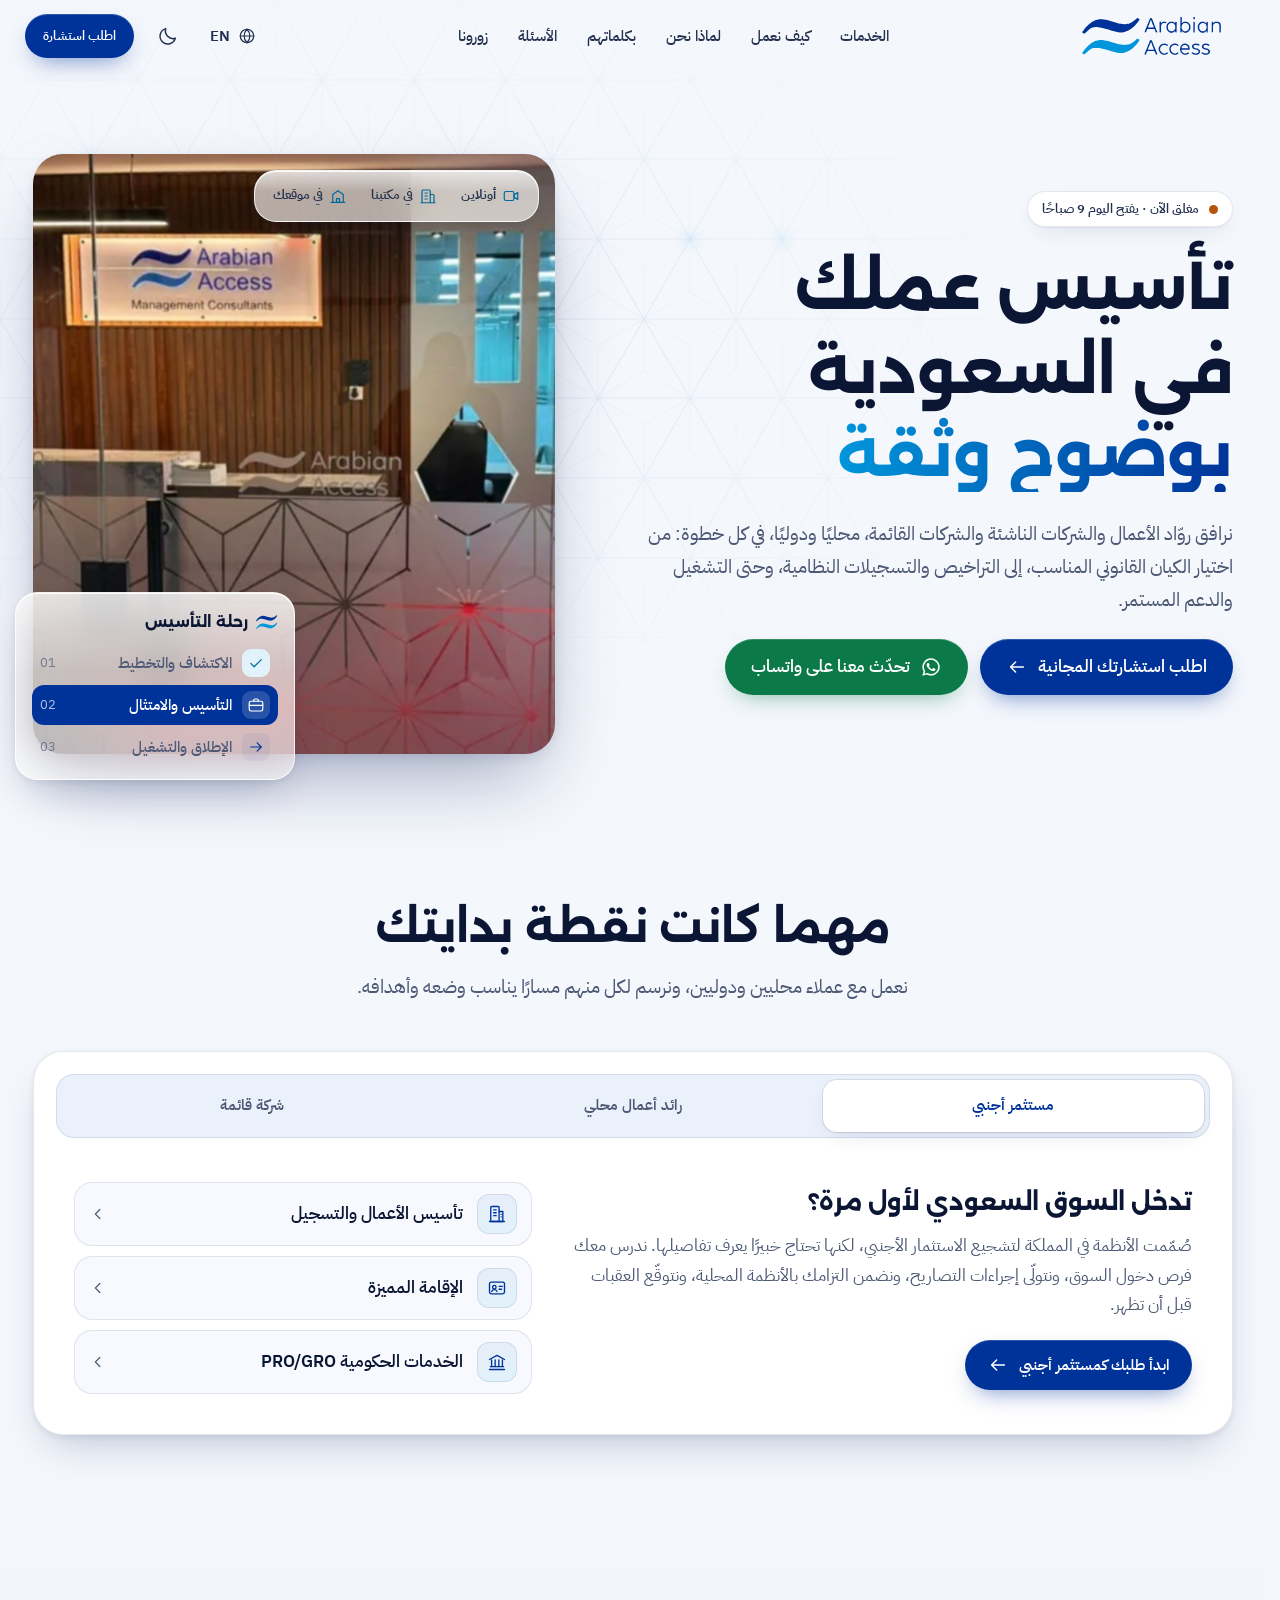
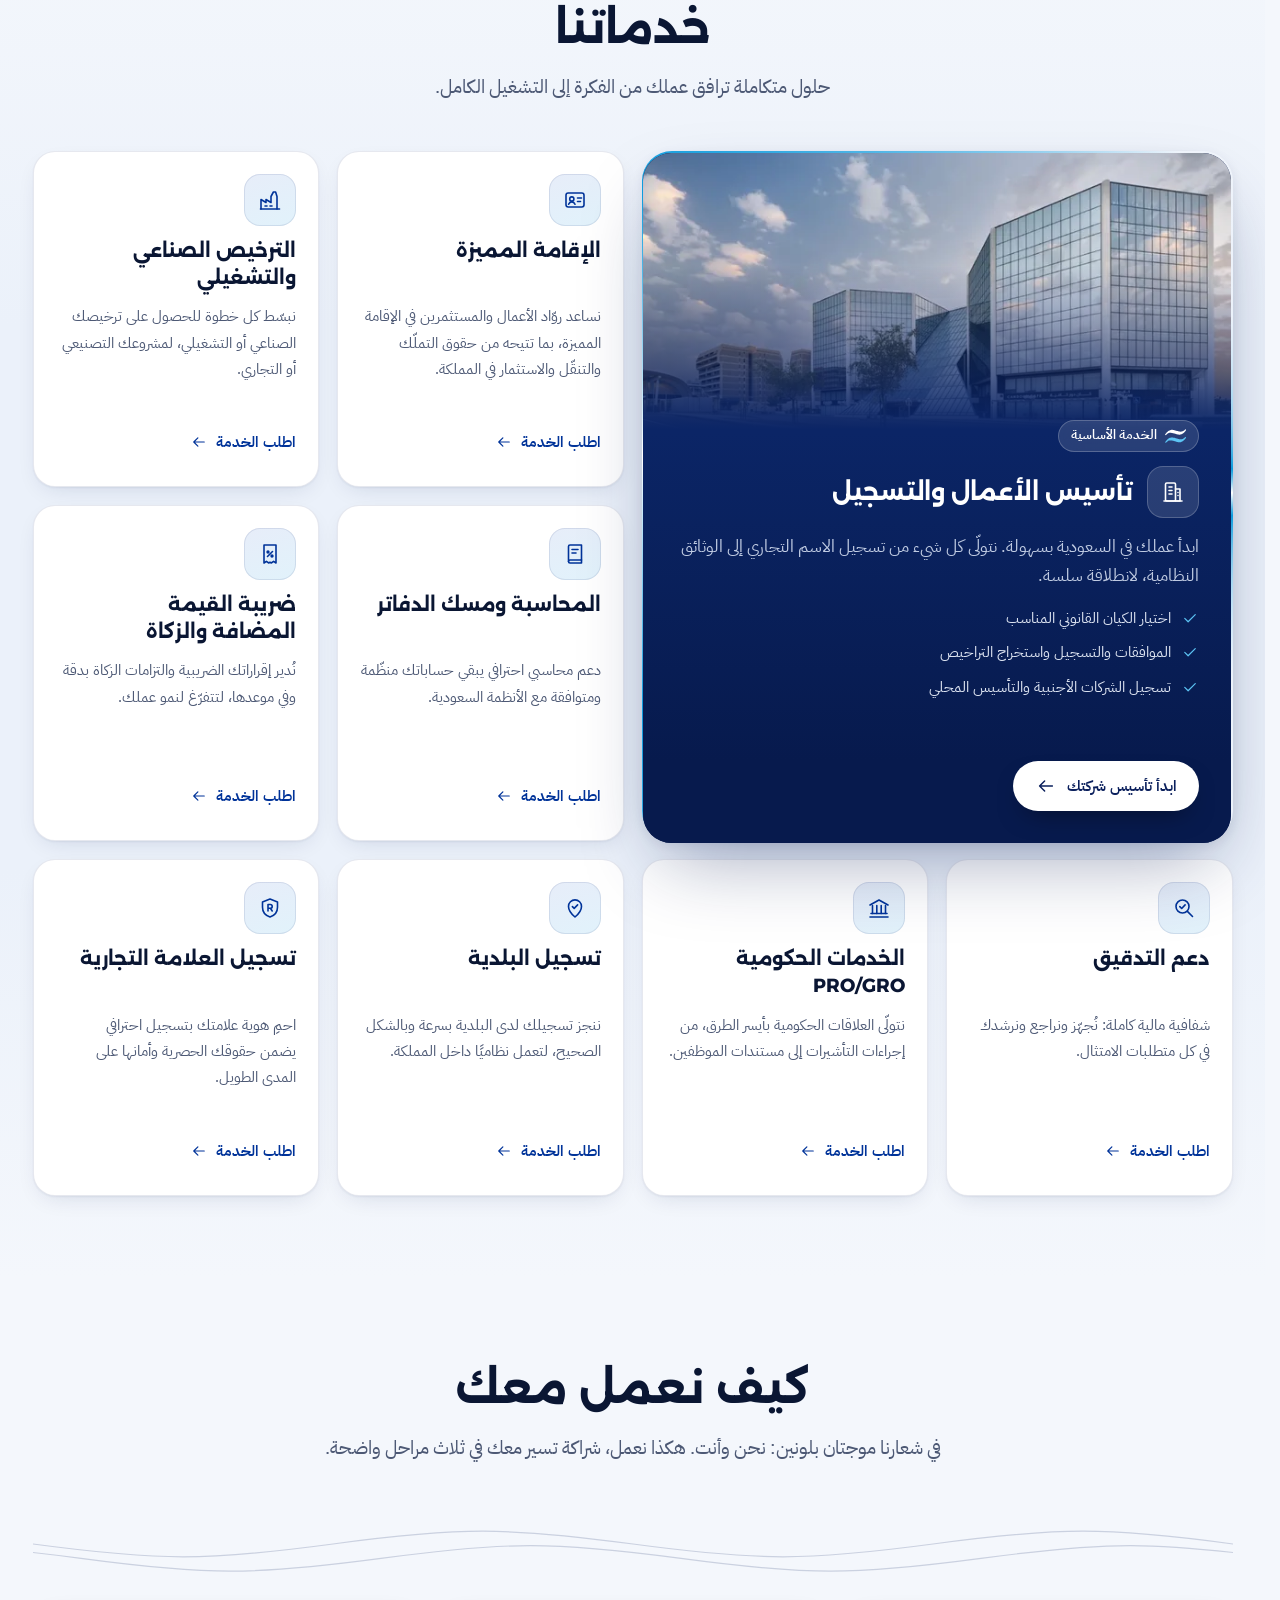
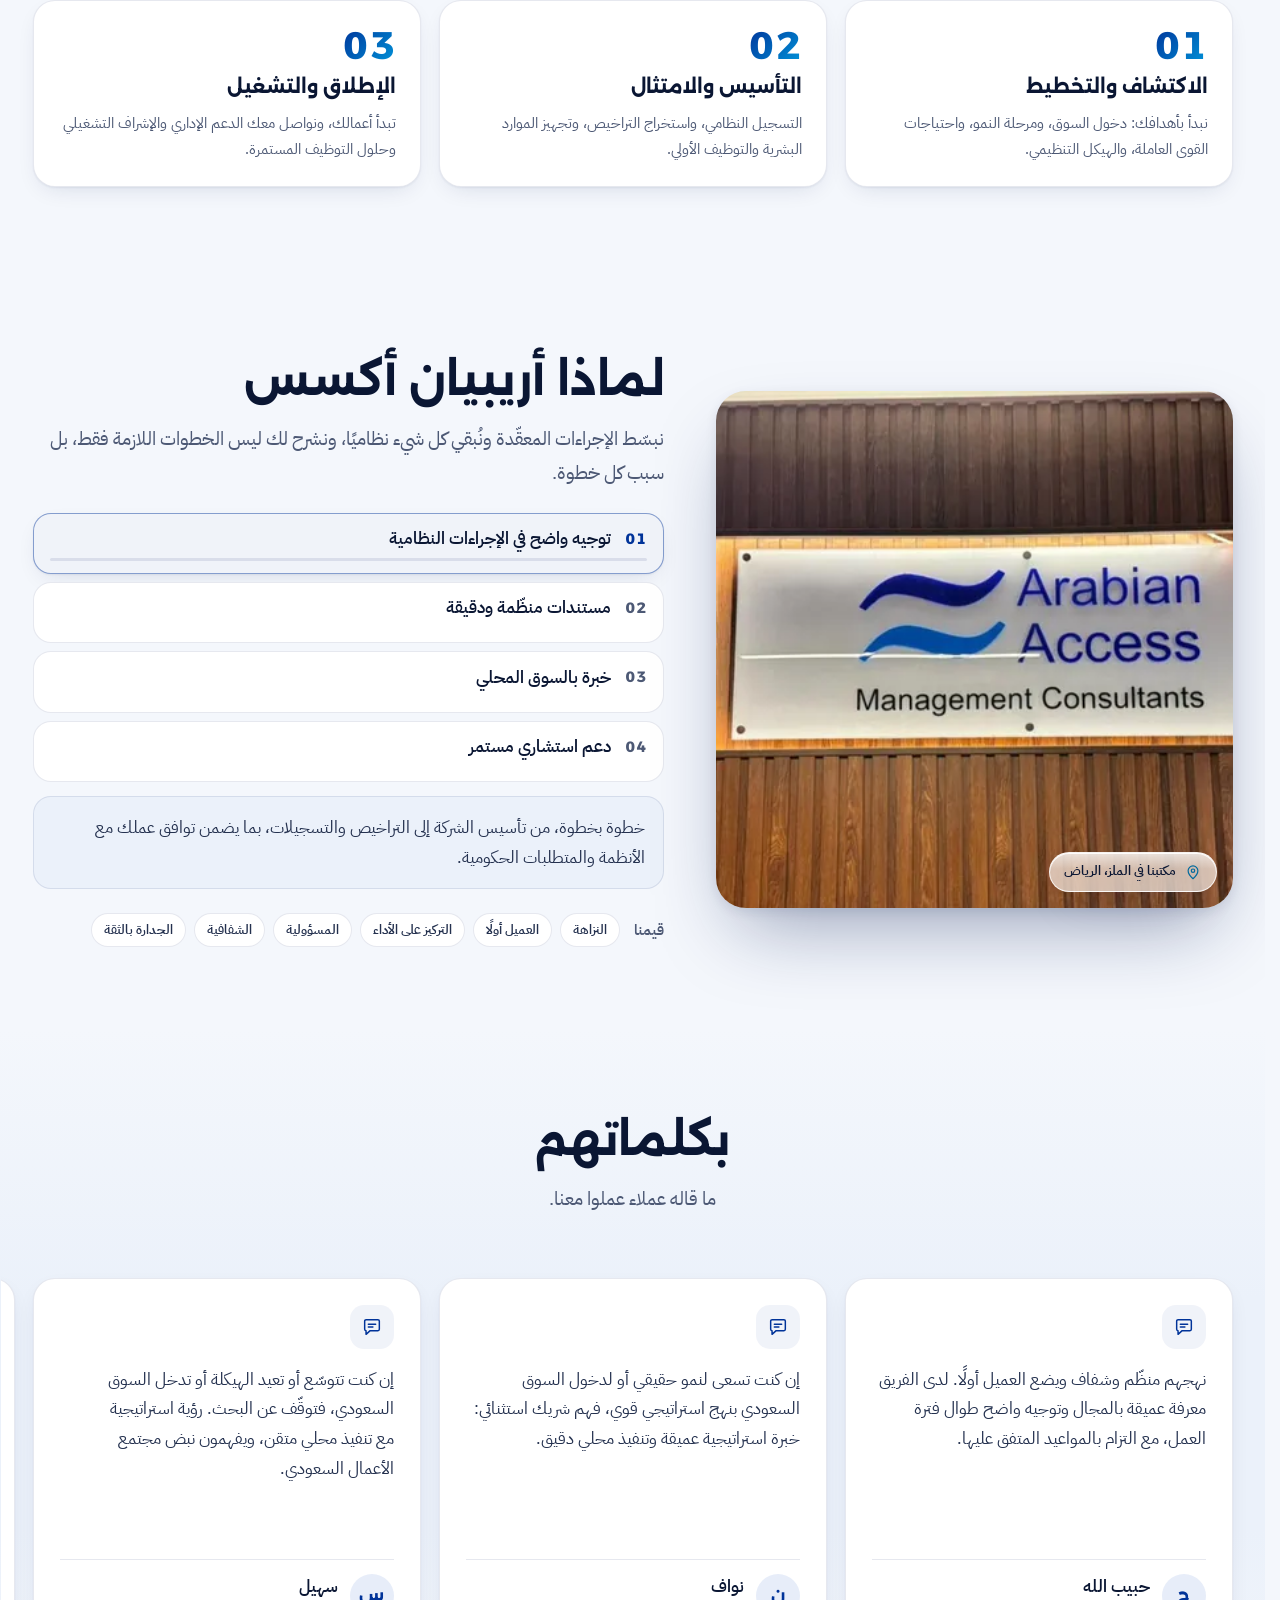
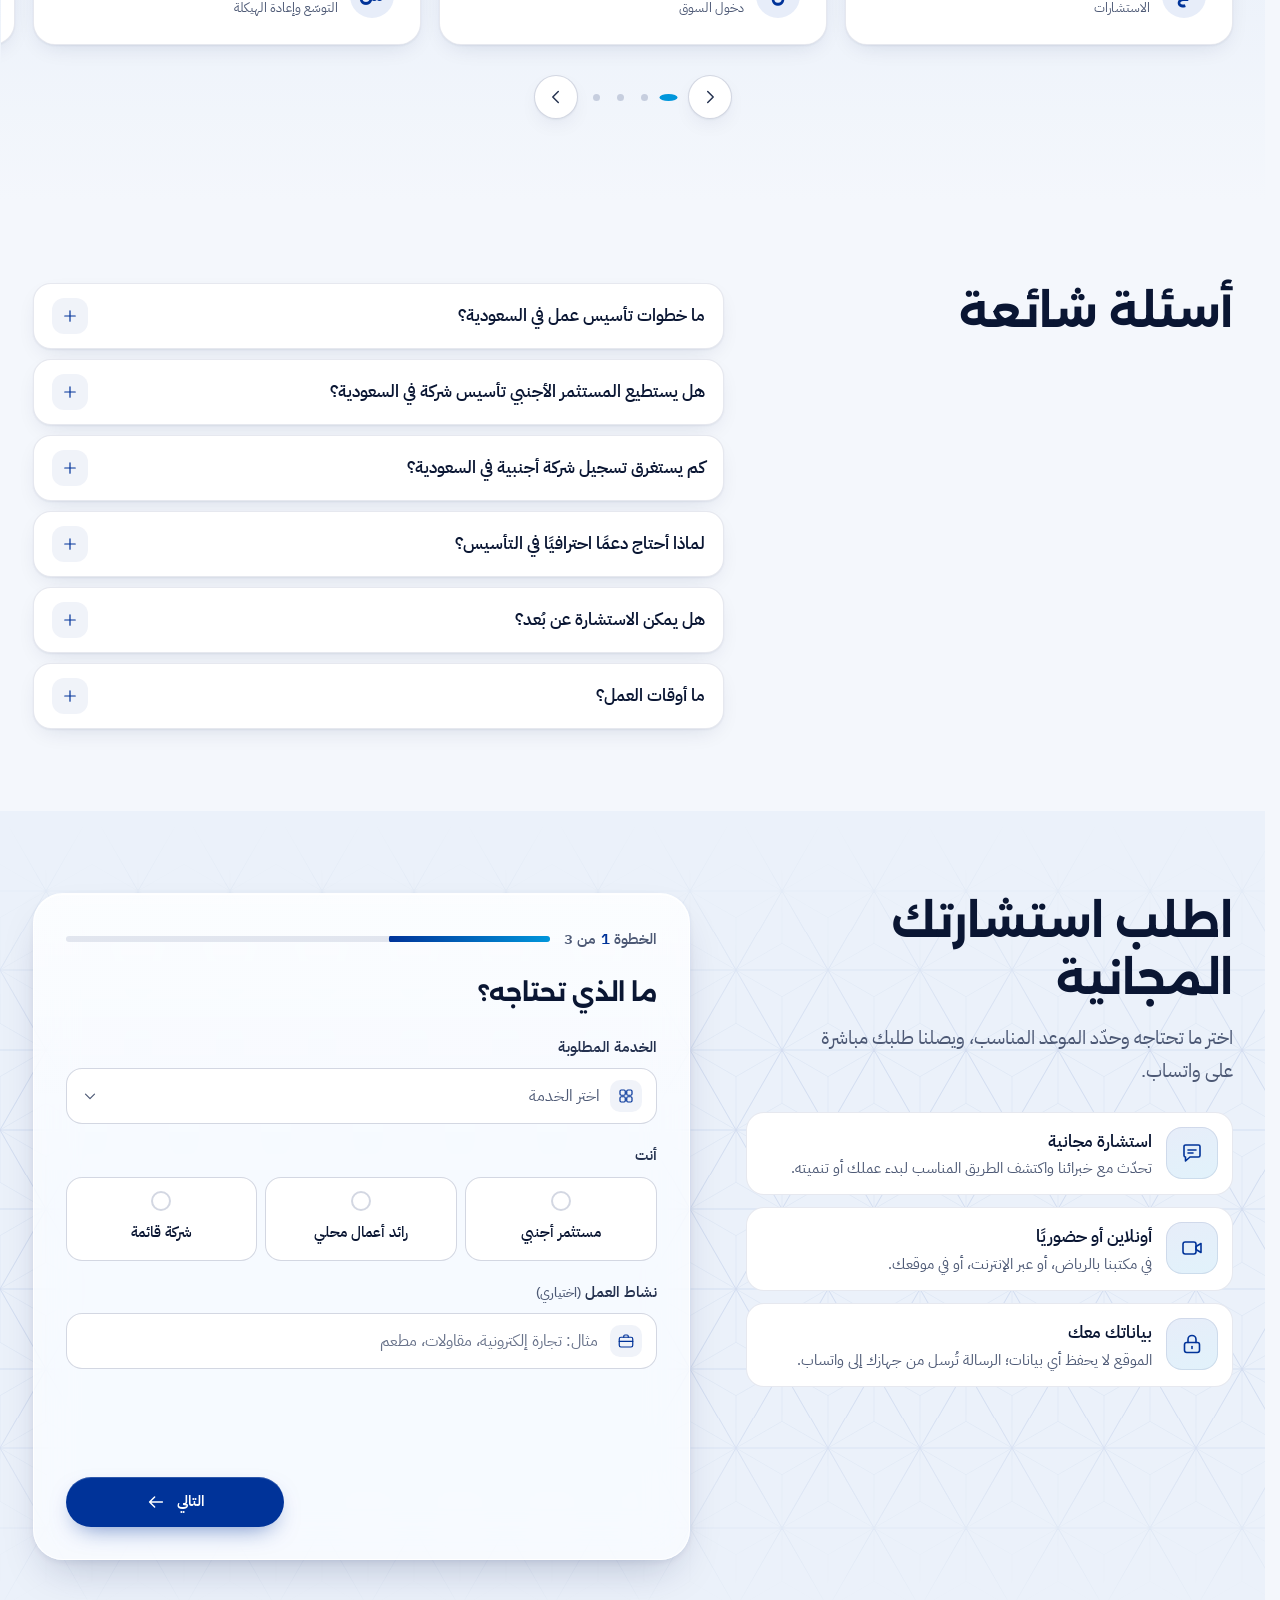
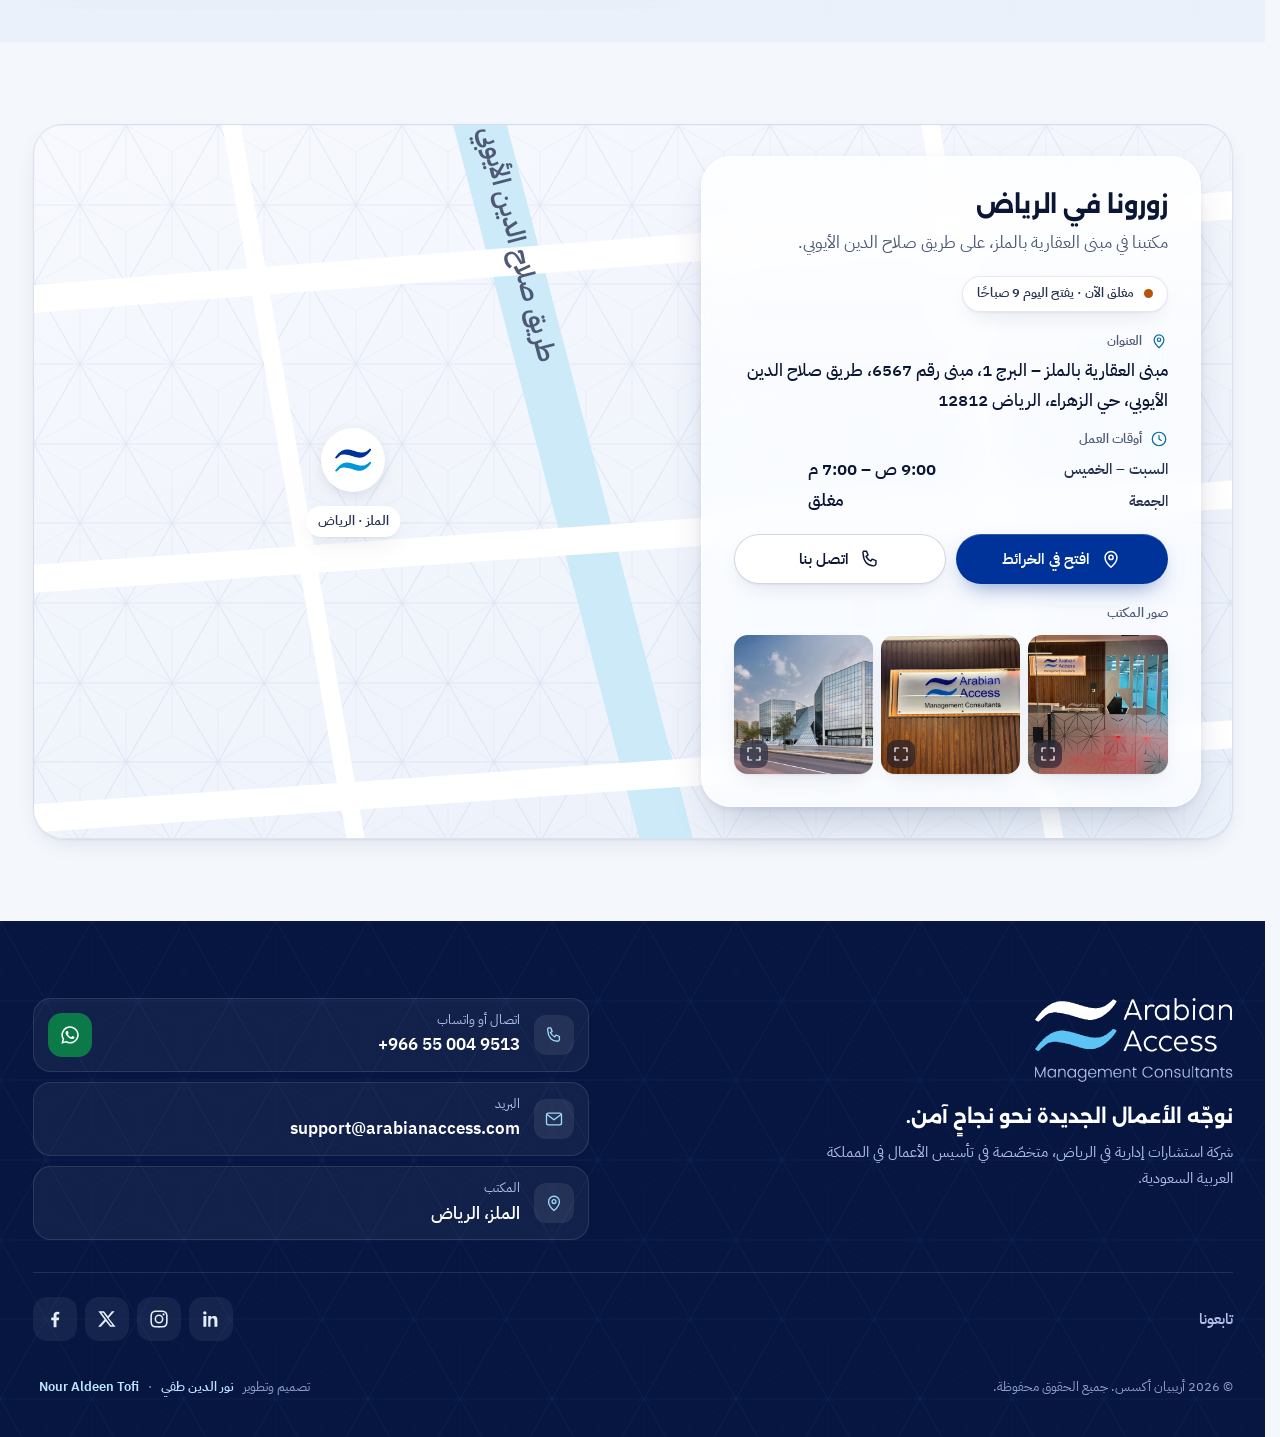
<file: index.html>
<!doctype html>
<html lang="ar" dir="rtl" data-theme="light">
<head>
<meta charset="utf-8">
<meta name="viewport" content="width=device-width, initial-scale=1, viewport-fit=cover">
<title>أريبيان أكسس | استشارات تأسيس الشركات والأعمال في السعودية — الرياض</title>
<meta name="description" content="أريبيان أكسس (Arabian Access) للاستشارات الإدارية في الرياض: تأسيس الشركات وتسجيل الشركات الأجنبية، الإقامة المميزة، الترخيص الصناعي، تسجيل البلدية والعلامة التجارية، المحاسبة، ضريبة القيمة المضافة والزكاة، والخدمات الحكومية. اطلب استشارتك المجانية.">
<meta name="robots" content="noindex, nofollow">
<link rel="canonical" href="https://nouraldeentofi.github.io/arabian-access/">
<link rel="alternate" hreflang="ar" href="https://nouraldeentofi.github.io/arabian-access/">
<link rel="alternate" hreflang="en" href="https://nouraldeentofi.github.io/arabian-access/en/">
<link rel="alternate" hreflang="x-default" href="https://nouraldeentofi.github.io/arabian-access/">
<meta name="theme-color" content="#F4F7FC" id="meta-theme">
<meta name="color-scheme" content="light dark">
<meta property="og:type" content="website">
<meta property="og:site_name" content="Arabian Access">
<meta property="og:locale" content="ar_SA">
<meta property="og:locale:alternate" content="en_US">
<meta property="og:title" content="أريبيان أكسس | استشارات تأسيس الشركات والأعمال في السعودية — الرياض">
<meta property="og:description" content="أريبيان أكسس (Arabian Access) للاستشارات الإدارية في الرياض: تأسيس الشركات وتسجيل الشركات الأجنبية، الإقامة المميزة، الترخيص الصناعي، تسجيل البلدية والعلامة التجارية، المحاسبة، ضريبة القيمة المضافة والزكاة، والخدمات الحكومية. اطلب استشارتك المجانية.">
<meta property="og:url" content="https://nouraldeentofi.github.io/arabian-access/">
<meta property="og:image" content="https://nouraldeentofi.github.io/arabian-access/assets/img/og-ar.jpg">
<meta property="og:image:width" content="1200"><meta property="og:image:height" content="630">
<meta name="twitter:card" content="summary_large_image">
<meta name="twitter:site" content="@ArabianAccess">
<link rel="icon" href="assets/img/favicon.svg" type="image/svg+xml">
<link rel="apple-touch-icon" href="assets/img/apple-touch-icon.png">
<link rel="preload" href="assets/fonts/alexandria-arabic-700-normal.woff2" as="font" type="font/woff2" crossorigin><link rel="preload" href="assets/fonts/ibm-plex-sans-arabic-arabic-400-normal.woff2" as="font" type="font/woff2" crossorigin><link rel="preload" href="assets/fonts/ibm-plex-sans-arabic-arabic-500-normal.woff2" as="font" type="font/woff2" crossorigin><link rel="preload" href="assets/fonts/ibm-plex-sans-arabic-arabic-600-normal.woff2" as="font" type="font/woff2" crossorigin><link rel="preload" href="assets/fonts/ibm-plex-sans-arabic-latin-400-normal.woff2" as="font" type="font/woff2" crossorigin><link rel="preload" href="assets/fonts/ibm-plex-sans-arabic-latin-600-normal.woff2" as="font" type="font/woff2" crossorigin>
<link rel="stylesheet" href="assets/style.css?v=2">
<script>document.documentElement.classList.add("js");setTimeout(function(){if(!window.__aa)document.documentElement.classList.remove("js")},2500);
(function(){try{var d=document.documentElement,t=localStorage.getItem("aa-theme");if(t==="dark"){d.setAttribute("data-theme","dark");}
var l=localStorage.getItem("aa-lang"),me="ar";if(l&&l!==me&&!sessionStorage.getItem("aa-stay")&&!/[?&]stay/.test(location.search)){location.replace("en/"+location.hash);}}catch(e){}})();</script>
<script type="application/ld+json">{"@context":"https://schema.org","@graph":[{"@type":["ProfessionalService","LocalBusiness"],"@id":"https://nouraldeentofi.github.io/arabian-access/#org","name":"Arabian Access","legalName":"Arabian Access Management Consultants","alternateName":["Arabian Access","Arabian Access Management Consultants","Arabian Access KSA","Arabian Access Riyadh","Arabian Access Business Setup","ArabianAccess","Arabian Acess","Arabien Access","Arabian Axcess","أريبيان أكسس","اريبيان اكسس","أريبيان أكسيس","عربيان أكسس","ارابيان اكسس","أرابيان أكسس","أريبيان أكسس للاستشارات الإدارية"],"description":"أريبيان أكسس (Arabian Access) للاستشارات الإدارية في الرياض: تأسيس الشركات وتسجيل الشركات الأجنبية، الإقامة المميزة، الترخيص الصناعي، تسجيل البلدية والعلامة التجارية، المحاسبة، ضريبة القيمة المضافة والزكاة، والخدمات الحكومية. اطلب استشارتك المجانية.","slogan":"Guiding new business towards a secure success.","url":"https://nouraldeentofi.github.io/arabian-access/","logo":"https://nouraldeentofi.github.io/arabian-access/assets/img/logo-512.png","image":["https://nouraldeentofi.github.io/arabian-access/assets/img/reception-1280.webp","https://nouraldeentofi.github.io/arabian-access/assets/img/building-1536.webp","https://nouraldeentofi.github.io/arabian-access/assets/img/sign-1280.webp"],"telephone":"+966550049513","email":"support@arabianaccess.com","address":{"@type":"PostalAddress","streetAddress":"Al Malaz Akaria Building, Tower 1, Building No. 6567, Salah Al Din Al Ayoubi Rd, Al Malaz","addressLocality":"Riyadh","addressRegion":"Riyadh Province","postalCode":"12812","addressCountry":"SA"},"geo":{"@type":"GeoCoordinates","latitude":24.6842508,"longitude":46.725568},"hasMap":"https://maps.google.com/?cid=7543374151440891961","openingHoursSpecification":[{"@type":"OpeningHoursSpecification","dayOfWeek":["Saturday","Sunday","Monday","Tuesday","Wednesday","Thursday"],"opens":"09:00","closes":"19:00"}],"areaServed":{"@type":"Country","name":"Saudi Arabia"},"knowsAbout":["Business setup in Saudi Arabia","Company formation in KSA","Foreign company registration in Saudi Arabia","Premium Residency","Industrial licence","Baladiya registration","Trademark registration","Accounting and bookkeeping","VAT and Zakat","Audit support","PRO and GRO services","تأسيس الشركات في السعودية","تسجيل الشركات الأجنبية","الإقامة المميزة","تسجيل البلدية","تسجيل العلامة التجارية","ضريبة القيمة المضافة والزكاة","المحاسبة","الخدمات الحكومية"],"availableLanguage":["English","Arabic"],"employee":[{"@type":"Person","name":"Jouhar","jobTitle":"Chief Executive Officer"}],"sameAs":["https://www.linkedin.com/company/arabian-access/","https://www.instagram.com/arabian_access/","https://x.com/ArabianAccess","https://www.facebook.com/ArabianAccessManagementConsultants/"],"hasOfferCatalog":{"@type":"OfferCatalog","name":"خدماتنا","itemListElement":[{"@type":"Offer","itemOffered":{"@id":"https://nouraldeentofi.github.io/arabian-access/#svc-setup"}},{"@type":"Offer","itemOffered":{"@id":"https://nouraldeentofi.github.io/arabian-access/#svc-residency"}},{"@type":"Offer","itemOffered":{"@id":"https://nouraldeentofi.github.io/arabian-access/#svc-industrial"}},{"@type":"Offer","itemOffered":{"@id":"https://nouraldeentofi.github.io/arabian-access/#svc-accounting"}},{"@type":"Offer","itemOffered":{"@id":"https://nouraldeentofi.github.io/arabian-access/#svc-vat"}},{"@type":"Offer","itemOffered":{"@id":"https://nouraldeentofi.github.io/arabian-access/#svc-audit"}},{"@type":"Offer","itemOffered":{"@id":"https://nouraldeentofi.github.io/arabian-access/#svc-pro"}},{"@type":"Offer","itemOffered":{"@id":"https://nouraldeentofi.github.io/arabian-access/#svc-baladiya"}},{"@type":"Offer","itemOffered":{"@id":"https://nouraldeentofi.github.io/arabian-access/#svc-trademark"}}]},"potentialAction":{"@type":"ReserveAction","target":"https://nouraldeentofi.github.io/arabian-access/#request","name":"اطلب استشارتك المجانية"}},{"@type":"Service","@id":"https://nouraldeentofi.github.io/arabian-access/#svc-setup","name":"تأسيس الأعمال والتسجيل","alternateName":"Business Setup & Incorporation","description":"ابدأ عملك في السعودية بسهولة. نتولّى كل شيء من تسجيل الاسم التجاري إلى الوثائق النظامية، لانطلاقة سلسة.","serviceType":"Business Setup & Incorporation","provider":{"@id":"https://nouraldeentofi.github.io/arabian-access/#org"},"areaServed":{"@type":"Country","name":"Saudi Arabia"}},{"@type":"Service","@id":"https://nouraldeentofi.github.io/arabian-access/#svc-residency","name":"الإقامة المميزة","alternateName":"Premium Residency","description":"نساعد روّاد الأعمال والمستثمرين في الإقامة المميزة، بما تتيحه من حقوق التملّك والتنقّل والاستثمار في المملكة.","serviceType":"Premium Residency","provider":{"@id":"https://nouraldeentofi.github.io/arabian-access/#org"},"areaServed":{"@type":"Country","name":"Saudi Arabia"}},{"@type":"Service","@id":"https://nouraldeentofi.github.io/arabian-access/#svc-industrial","name":"الترخيص الصناعي والتشغيلي","alternateName":"Industrial & Operational License","description":"نبسّط كل خطوة للحصول على ترخيصك الصناعي أو التشغيلي، لمشروعك التصنيعي أو التجاري.","serviceType":"Industrial & Operational License","provider":{"@id":"https://nouraldeentofi.github.io/arabian-access/#org"},"areaServed":{"@type":"Country","name":"Saudi Arabia"}},{"@type":"Service","@id":"https://nouraldeentofi.github.io/arabian-access/#svc-accounting","name":"المحاسبة ومسك الدفاتر","alternateName":"Accounting & Bookkeeping","description":"دعم محاسبي احترافي يبقي حساباتك منظّمة ومتوافقة مع الأنظمة السعودية.","serviceType":"Accounting & Bookkeeping","provider":{"@id":"https://nouraldeentofi.github.io/arabian-access/#org"},"areaServed":{"@type":"Country","name":"Saudi Arabia"}},{"@type":"Service","@id":"https://nouraldeentofi.github.io/arabian-access/#svc-vat","name":"ضريبة القيمة المضافة والزكاة","alternateName":"VAT & Zakat Support","description":"نُدير إقراراتك الضريبية والتزامات الزكاة بدقة وفي موعدها، لتتفرّغ لنمو عملك.","serviceType":"VAT & Zakat Support","provider":{"@id":"https://nouraldeentofi.github.io/arabian-access/#org"},"areaServed":{"@type":"Country","name":"Saudi Arabia"}},{"@type":"Service","@id":"https://nouraldeentofi.github.io/arabian-access/#svc-audit","name":"دعم التدقيق","alternateName":"Audit Support","description":"شفافية مالية كاملة: نُجهّز ونراجع ونرشدك في كل متطلبات الامتثال.","serviceType":"Audit Support","provider":{"@id":"https://nouraldeentofi.github.io/arabian-access/#org"},"areaServed":{"@type":"Country","name":"Saudi Arabia"}},{"@type":"Service","@id":"https://nouraldeentofi.github.io/arabian-access/#svc-pro","name":"الخدمات الحكومية PRO/GRO","alternateName":"PRO / GRO Services","description":"نتولّى العلاقات الحكومية بأيسر الطرق، من إجراءات التأشيرات إلى مستندات الموظفين.","serviceType":"PRO / GRO Services","provider":{"@id":"https://nouraldeentofi.github.io/arabian-access/#org"},"areaServed":{"@type":"Country","name":"Saudi Arabia"}},{"@type":"Service","@id":"https://nouraldeentofi.github.io/arabian-access/#svc-baladiya","name":"تسجيل البلدية","alternateName":"Baladiya Registration","description":"ننجز تسجيلك لدى البلدية بسرعة وبالشكل الصحيح، لتعمل نظاميًا داخل المملكة.","serviceType":"Baladiya Registration","provider":{"@id":"https://nouraldeentofi.github.io/arabian-access/#org"},"areaServed":{"@type":"Country","name":"Saudi Arabia"}},{"@type":"Service","@id":"https://nouraldeentofi.github.io/arabian-access/#svc-trademark","name":"تسجيل العلامة التجارية","alternateName":"Trademark Registration","description":"احمِ هوية علامتك بتسجيل احترافي يضمن حقوقك الحصرية وأمانها على المدى الطويل.","serviceType":"Trademark Registration","provider":{"@id":"https://nouraldeentofi.github.io/arabian-access/#org"},"areaServed":{"@type":"Country","name":"Saudi Arabia"}},{"@type":"FAQPage","@id":"https://nouraldeentofi.github.io/arabian-access/#faq","inLanguage":"ar","mainEntity":[{"@type":"Question","name":"ما خطوات تأسيس عمل في السعودية؟","acceptedAnswer":{"@type":"Answer","text":"تشمل اختيار الكيان القانوني المناسب، والحصول على الموافقات، وإتمام التسجيل، واستخراج التراخيص اللازمة. ووجود مستشار متمرّس يضمن إنجاز كل خطوة بدقة وكفاءة."}},{"@type":"Question","name":"هل يستطيع المستثمر الأجنبي تأسيس شركة في السعودية؟","acceptedAnswer":{"@type":"Answer","text":"نعم، عبر تسجيل الشركة الأجنبية في المملكة، وفق الموافقات النظامية ومتطلبات الامتثال. والتوجيه الصحيح يضمن استيفاء الشركات الدولية لكل التزاماتها القانونية."}},{"@type":"Question","name":"كم يستغرق تسجيل شركة أجنبية في السعودية؟","acceptedAnswer":{"@type":"Answer","text":"تختلف المدة حسب النشاط التجاري والمستندات والموافقات النظامية. والنهج المنظّم يقلّل التأخير ويجعل التنفيذ أكثر سلاسة."}},{"@type":"Question","name":"لماذا أحتاج دعمًا احترافيًا في التأسيس؟","acceptedAnswer":{"@type":"Answer","text":"لأنه يضمن إتمام التأسيس وفق الأنظمة المحلية، ويقلّل المخاطر، ويجنّبك تصحيحات مكلفة لاحقًا."}},{"@type":"Question","name":"هل يمكن الاستشارة عن بُعد؟","acceptedAnswer":{"@type":"Answer","text":"نعم. نوفّر مواعيد أونلاين، ويمكن تقديم الخدمة في موقعك، أو زيارتنا في مكتبنا بالملز في الرياض."}},{"@type":"Question","name":"ما أوقات العمل؟","acceptedAnswer":{"@type":"Answer","text":"من السبت إلى الخميس، من 9 صباحًا حتى 7 مساءً. الجمعة إجازة."}}]},{"@type":"WebSite","@id":"https://nouraldeentofi.github.io/arabian-access/#website","url":"https://nouraldeentofi.github.io/arabian-access/","name":"Arabian Access","inLanguage":["ar","en"],"publisher":{"@id":"https://nouraldeentofi.github.io/arabian-access/#org"}},{"@type":"WebPage","@id":"https://nouraldeentofi.github.io/arabian-access/","url":"https://nouraldeentofi.github.io/arabian-access/","name":"أريبيان أكسس | استشارات تأسيس الشركات والأعمال في السعودية — الرياض","description":"أريبيان أكسس (Arabian Access) للاستشارات الإدارية في الرياض: تأسيس الشركات وتسجيل الشركات الأجنبية، الإقامة المميزة، الترخيص الصناعي، تسجيل البلدية والعلامة التجارية، المحاسبة، ضريبة القيمة المضافة والزكاة، والخدمات الحكومية. اطلب استشارتك المجانية.","inLanguage":"ar","isPartOf":{"@id":"https://nouraldeentofi.github.io/arabian-access/#website"},"about":{"@id":"https://nouraldeentofi.github.io/arabian-access/#org"},"primaryImageOfPage":"https://nouraldeentofi.github.io/arabian-access/assets/img/og-ar.jpg"}]}</script>
</head>
<body class="lang-ar">
<svg class="sprite" width="0" height="0" aria-hidden="true" focusable="false" style="position:absolute;width:0;height:0;overflow:hidden"><defs><path id="p-w1" d="M260.8 10.5 256.2 7.0 249.5 4.0 241.5 12.0 238.2 14.0 235.5 17.0 222.2 26.0 220.5 26.0 215.2 29.0 213.5 29.0 212.2 30.0 209.5 30.0 208.2 31.0 204.5 31.0 203.2 32.0 198.5 32.0 197.2 33.0 188.5 33.0 187.2 32.0 180.5 32.0 179.2 31.0 175.5 31.0 174.2 30.0 169.5 30.0 168.2 29.0 165.5 29.0 164.2 28.0 161.5 28.0 157.2 26.0 154.5 26.0 153.2 25.0 150.5 25.0 149.2 24.0 147.5 24.0 146.2 23.0 143.5 23.0 142.2 22.0 140.5 22.0 139.2 21.0 137.5 21.0 136.2 20.0 134.5 20.0 130.2 18.0 127.5 18.0 126.2 17.0 123.5 17.0 119.2 15.0 116.5 15.0 115.2 14.0 112.5 14.0 111.2 13.0 107.5 13.0 106.2 12.0 102.5 12.0 101.2 11.0 96.5 11.0 95.2 10.0 76.5 10.0 75.2 11.0 72.5 11.0 71.2 12.0 68.5 12.0 64.2 14.0 61.5 14.0 56.2 17.0 54.5 17.0 50.2 20.0 45.5 22.0 42.2 25.0 39.5 26.0 35.5 30.0 32.2 32.0 28.5 36.0 25.2 38.0 24 40.2 21 42.5 20 44.5 15 49.2 14 51.2 10 55.5 10 56.2 1 67.5 0.2 69.5 4.5 72.8 11.2 75.8 14.2 72.8 16.2 71.8 19.2 67.8 22.5 65.8 33.2 55.8 40.5 50.8 44.5 48.8 46.2 48.8 47.5 47.8 50.2 47.8 51.5 46.8 57.2 46.8 58.5 45.8 69.2 45.8 70.5 46.8 77.2 46.8 78.5 47.8 83.2 47.8 84.5 48.8 88.2 48.8 89.5 49.8 93.2 49.8 94.5 50.8 98.2 50.8 99.5 51.8 102.2 51.8 103.5 52.8 106.2 52.8 107.5 53.8 110.2 53.8 114.5 55.8 117.2 55.8 118.5 56.8 120.2 56.8 121.5 57.8 123.2 57.8 127.5 59.8 130.2 59.8 131.5 60.8 133.2 60.8 134.5 61.8 136.2 61.8 140.5 63.8 143.2 63.8 144.5 64.8 147.2 64.8 148.5 65.8 151.2 65.8 152.5 66.8 155.2 66.8 156.5 67.8 160.2 67.8 161.5 68.8 168.2 68.8 169.5 69.8 183.2 69.8 184.5 68.8 189.2 68.8 190.5 67.8 193.2 67.8 194.5 66.8 199.2 65.8 202.5 63.8 204.2 63.8 214.2 58.8 228.5 48.8 232.2 44.8 235.5 42.8 248.8 28.5 249.8 26.5 253.8 22.2Z"/><path id="p-w2" d="M260.8 104.5 258.2 102.0 252.2 99.0 248.5 99.0 240.5 107.0 238.5 108.0 234.2 112.0 233.5 112.0 227.2 117.0 222.5 119.0 218.2 122.0 216.5 122.0 215.2 123.0 213.5 123.0 209.2 125.0 205.5 125.0 204.2 126.0 193.5 126.0 192.2 127.0 189.5 127.0 188.2 126.0 180.5 126.0 179.2 125.0 173.5 125.0 172.2 124.0 169.5 124.0 168.2 123.0 165.5 123.0 164.2 122.0 161.5 122.0 160.2 121.0 156.5 121.0 155.2 120.0 153.5 120.0 149.2 118.0 146.5 118.0 145.2 117.0 143.5 117.0 142.2 116.0 140.5 116.0 136.2 114.0 133.5 114.0 132.2 113.0 130.5 113.0 126.2 111.0 123.5 111.0 119.2 109.0 115.5 109.0 114.2 108.0 111.5 108.0 110.2 107.0 106.5 107.0 105.2 106.0 101.5 106.0 100.2 105.0 95.5 105.0 94.2 104.0 78.5 104.0 77.2 105.0 72.5 105.0 71.2 106.0 68.5 106.0 67.2 107.0 65.5 107.0 64.2 108.0 59.5 109.0 47.5 115.0 45.2 117.0 38.5 121.0 35.2 124.0 34.5 124.0 32.2 127.0 31.5 127.0 27.5 131.0 25.5 132.0 24 134.5 15 143.2 14 145.2 11 148.5 11 149.2 8 152.5 8 153.2 5 156.5 5 157.2 1 161.5 1 163.2 3.5 165.8 9.5 168.8 11.2 168.8 14.5 166.8 22.2 158.8 25.5 156.8 29.2 152.8 41.5 143.8 43.5 142.8 46.2 142.8 49.5 140.8 54.2 140.8 55.5 139.8 72.2 139.8 73.5 140.8 80.2 140.8 81.5 141.8 84.2 141.8 85.5 142.8 90.2 142.8 91.5 143.8 95.2 143.8 96.5 144.8 99.2 144.8 100.5 145.8 104.2 145.8 105.5 146.8 108.2 146.8 109.5 147.8 112.2 147.8 118.5 150.8 121.2 150.8 122.5 151.8 125.2 151.8 126.5 152.8 128.2 152.8 132.5 154.8 135.2 154.8 136.5 155.8 138.2 155.8 141.5 157.8 144.2 157.8 145.5 158.8 148.2 158.8 149.5 159.8 152.2 159.8 153.5 160.8 157.2 160.8 158.5 161.8 161.2 161.8 162.5 162.8 175.2 162.8 176.5 163.5 177.5 162.8 187.2 162.8 188.5 161.8 192.2 161.8 198.5 158.8 203.2 157.8 213.2 152.8 215.5 150.8 218.2 149.8 220.5 147.8 224.2 145.8 225.5 143.8 227.5 142.8 230.2 139.8 233.5 137.8 238.2 132.8 240.2 131.8 241.8 129.2 246.8 124.2 246.8 123.5 248.8 122.2 248.8 121.5 251.8 118.2 253.8 114.5 256.8 111.2Z"/><path id="p-wt" fill-rule="evenodd" d="M552.5 121.0 547.2 124.0 543 129.5 543 137.2 544 139.2 548.5 143.8 552.5 145.8 562.2 147.8 569.2 150.8 572 154.5 572 159.2 571 161.2 567.2 164.0 564.5 164.0 563.2 165.0 553.5 164.0 544.2 159.2 541 162.5 541 164.2 548.5 168.8 554.5 170.8 566.2 170.8 573.2 167.8 577.8 163.2 579.8 158.2 578.8 151.5 573.2 146.0 567.2 143.0 557.5 141.0 553.5 139.0 549.8 135.2 549.8 131.5 552.5 127.8 555.5 126.8 565.2 126.8 574.2 130.8 577.5 126.2 575.2 124.0 568.2 121.0 563.5 121.0 562.2 120.0ZM512.5 120.0 505.5 122.0 500 126.2 498 130.5 498 136.2 501 141.5 505.5 144.8 520.2 148.8 525.5 151.8 528 155.5 527 160.2 522.2 164.0 513.5 165.0 506.5 163.0 499.2 159.2 496 162.5 496 164.2 505.5 169.8 509.2 169.8 510.5 170.8 522.2 170.8 528.2 167.8 533.8 162.2 533.8 159.5 534.8 158.2 533.8 151.5 528.2 146.0 522.2 143.0 512.5 141.0 508.5 139.0 504.8 135.2 504.8 131.5 510.5 126.8 520.2 126.8 529.5 130.5 532.8 127.2 532.8 125.5 524.2 121.0ZM459.5 121.0 451.2 126.0 445 135.5 444 143.2 443 144.5 444 152.2 448 161.2 455.5 167.8 462.5 170.8 472.2 170.8 480.2 167.8 483.8 165.2 484.5 163.2 480.5 160.0 474.2 164.0 471.5 164.0 470.2 165.0 464.5 165.0 461.5 164.0 454.8 159.5 451.8 155.2 449.8 149.5 451.5 147.8 487.2 147.8 487.8 139.5 486.8 138.2 486.8 135.5 482.8 128.2 475.2 122.0 468.2 120.0ZM450.8 137.5 452.8 133.5 457.5 128.8 461.5 126.8 470.2 126.8 474.2 128.8 480 135.5 481 141.2 480.2 142.0 451.5 142.0ZM417.5 120.0 410.5 122.0 404.2 126.0 400 130.5 396 138.5 395 148.2 399 159.2 401 162.2 406.5 166.8 415.5 170.8 426.2 170.8 433.2 167.8 437.8 163.5 433.5 160.0 431.2 162.0 424.2 165.0 417.5 165.0 410.5 162.0 405.8 157.5 401.8 149.2 401.8 141.5 402.8 138.5 406.8 132.2 412.5 127.8 415.5 126.8 426.2 126.8 433.5 130.8 435.2 130.8 437.5 127.5 434.2 124.0 430.2 122.0 423.2 120.0ZM365.5 121.0 356.2 126.0 350 133.5 347 141.5 347 149.2 348 150.5 348 153.2 353 162.2 359.5 167.8 367.5 170.8 378.2 170.8 383.5 167.8 385.2 167.8 389.5 164.5 387.8 161.2 385.5 160.0 383.2 162.0 376.2 165.0 369.5 165.0 362.5 162.0 354.8 153.2 353.8 150.2 353.8 140.5 357.8 133.2 364.5 127.8 367.5 126.8 378.2 126.8 385.5 130.8 387.2 130.8 389.5 127.2 386.2 124.0 379.2 121.0 375.5 121.0 374.2 120.0ZM309.5 104.0 306 109.5 303 119.2 296 134.5 295 139.2 283 166.5 283 169.2 289.8 169.2 293.8 157.5 296.5 153.8 327.2 153.8 331 159.5 334 168.2 335.5 169.8 340.2 169.8 340.8 166.5 328.8 136.5 325.8 131.2 318.8 111.5 314.2 104.0ZM311.5 113.8 313 114.5 315 118.5 319 131.2 325 144.5 324.2 148.0 299.5 148.0 298.8 147.2 298.8 144.5ZM504.5 22.0 504 68.2 505.5 69.8 510.2 69.8 510.8 22.5ZM587.5 22.0 587 69.2 592.8 69.2 592.8 40.5 594.8 34.5 601.5 27.8 604.5 26.8 612.2 26.8 616.5 28.8 620 32.5 622 36.5 622 68.2 623.5 69.8 628.2 69.8 628.8 36.5 627.8 35.2 627.8 31.5 624.8 26.5 616.2 21.0 604.5 21.0 599.5 23.0 594.2 27.0 592.8 26.2 592.2 22.0ZM534.5 24.0 528 30.5 524 39.5 524 51.2 525 52.5 525 55.2 529 62.2 534.5 67.8 541.5 70.8 551.2 70.8 554.2 69.8 560.2 65.8 562.2 63.0 564 64.5 564.5 69.8 569.2 69.8 569.8 22.5 564.5 22.0 563 23.5 564 26.2 562.5 27.8 552.2 21.0 540.5 21.0ZM544.5 26.8 550.2 26.8 553.2 27.8 559.2 31.8 563 37.5 563 40.2 564 41.5 564 50.2 561 57.2 556.2 62.0 549.2 65.0 544.5 65.0 537.5 62.0 532.8 56.2 530.8 51.2 530.8 39.5 533.8 33.5 540.5 27.8 543.2 27.8ZM390.2 26.0 384 34.5 383 41.2 382 42.5 383 54.2 388 63.5 396.5 69.8 399.5 70.8 410.2 70.8 416.2 67.8 421.5 63.0 422 69.2 428.2 69.8 428.8 22.5 422.5 22.0 421.2 28.0 413.2 22.0 410.2 21.0 399.5 21.0ZM402.5 26.8 408.2 26.8 415.2 29.8 419 33.5 422 39.5 422 52.2 420 56.2 416.2 61.0 408.2 65.0 403.5 65.0 397.5 63.0 390.8 56.2 388.8 50.2 388.8 41.5 390.8 35.5 394.5 30.8ZM381.2 23.0 376.2 21.0 367.5 21.0 363.2 23.0 359.2 28.0 357.8 27.2 357.2 22.0 352.5 22.0 351 23.5 351 68.2 352.5 69.8 357.8 69.2 357.8 41.5 359.8 34.5 363.2 29.8 368.5 26.8 374.2 26.8 379.2 28.8 381.8 25.2ZM309.5 4.0 304 14.5 303 19.2 300 24.5 299 29.2 296 34.5 295 39.2 292 44.5 291 49.2 288 54.5 283 69.2 289.8 69.2 295.5 54.8 300.2 54.8 301.5 53.8 304.2 54.5 305.5 53.8 319.2 53.8 324.2 54.8 326.2 53.8 329 55.5 334 69.2 341 69.8 340.8 66.5 335.8 56.2 317.8 9.5 314.2 4.0ZM311.2 13.0 314 16.5 319 31.2 323 39.5 325 45.5 324.2 48.0 299.5 48.0 298.8 47.2 299.8 42.5 303.8 34.2ZM507.2 0.2 503 3.5 503 6.2 506.5 9.8 508.2 9.8 511.8 7.2 511.8 2.5 510.2 1.0ZM445.5 0.0 445 69.2 450.2 69.8 451.8 68.2 451 65.2 452.5 63.0 457.5 67.8 463.5 70.8 473.2 70.8 481.5 66.8 488.8 58.2 490.8 52.2 490.8 39.5 489.8 38.2 489.8 35.5 483.2 26.0 474.2 21.0 463.5 21.0 458.5 23.0 452.5 28.0 451.8 27.2 451.8 0.5ZM464.5 26.8 471.2 26.8 477.5 29.8 482 34.5 485 44.5 484 52.2 481 58.2 477.2 62.0 470.2 65.0 462.5 64.0 457.2 61.0 452.8 55.2 450.8 48.2 450.8 42.5 453.8 34.5 459.5 28.8Z"/><path id="p-wg" fill-rule="evenodd" d="M622.2 226.0 616.5 226.0 612.5 228.0 610 230.5 610 232.2 609 233.5 610 237.2 612.5 239.8 617.5 241.8 620.2 241.8 624.2 243.8 626 246.5 625 249.2 623.2 251.0 616.5 251.0 612.2 246.0 609.2 246.2 611.5 251.8 614.5 253.8 617.2 253.8 618.5 254.8 626.2 252.8 629.8 247.2 628.8 243.5 625.2 240.0 616.5 238.0 612.8 234.2 613.8 231.5 617.5 228.8 620.2 228.8 624 231.2 625.5 234.8 628.2 234.8 628.8 231.5 626.8 228.5ZM564.5 226.0 563 227.5 563 247.2 562.2 248.2 563 249.5 562.2 251.2 563 253.2 565.2 253.8 566.5 252.5 566 251.2 566.8 248.5 566 247.2 566.8 246.2 566.8 233.5 570.5 229.8 576.2 228.8 579.5 230.8 582 234.5 582 253.2 585.2 253.8 585.8 233.5 583.8 229.5 578.2 226.0 572.5 226.0 566.5 229.0 565.8 226.5ZM532.2 229.0 529 232.5 529 234.2 528 235.5 528 244.2 531 250.2 536.5 253.8 546.2 253.8 550.5 250.8 552 251.5 552.5 253.8 554.2 253.8 554.8 250.5 555.8 249.2 555.8 247.5 554.8 246.2 554.8 229.5 555.5 228.5 554.8 226.5 553.5 226.0 552 227.5 551.2 230.0 544.2 226.0 537.5 226.0ZM539.5 228.8 542.2 228.8 547.2 230.8 551 235.5 551 238.2 552 239.5 551 241.5 551 244.2 549 247.5 545.2 251.0 538.5 251.0 536.5 250.0 533.8 247.2 531.8 243.2 531.8 236.5 535.5 230.8ZM472.5 226.0 471 227.5 471 246.2 472 247.5 472 249.2 475.5 252.8 480.5 254.8 482.5 253.8 486.2 253.8 488.5 251.8 490.2 251.8 491.5 253.8 493.2 253.8 493.8 226.5 491.5 226.0 490 228.5 490 246.2 489 248.2 485.2 251.0 479.5 251.0 477.5 250.0 474.8 246.2 474.8 227.5ZM451.5 226.0 447.5 228.0 445 230.5 445 232.2 444 233.5 445 237.2 449.5 240.8 456.2 241.8 459.2 243.8 460.8 246.2 460 249.2 458.2 251.0 451.5 251.0 448.8 248.2 448.2 246.0 445.5 246.0 445 249.2 449.5 253.8 453.2 253.8 454.2 254.5 455.5 253.8 459.2 253.8 463.8 250.2 463.8 246.5 464.5 245.5 463.8 242.5 460.2 240.0 457.5 240.0 456.2 239.0 451.5 238.0 447.8 234.2 447.8 232.5 452.5 228.8 456.2 228.8 460 232.5 460.5 234.8 463.2 234.8 463.8 231.5 461.2 228.0 457.2 226.0ZM416.5 226.0 415 227.5 415 253.2 417.2 253.8 418.8 252.2 418.8 233.5 422.5 229.8 427.2 228.8 431.5 230.8 434 234.5 434 252.2 435.5 253.8 437.2 253.8 437.8 233.5 435.8 229.5 430.2 226.0 424.5 226.0 419.5 228.8ZM391.5 226.0 386.2 229.0 382 235.5 381.2 239.2 382 240.5 382 245.2 385 250.5 389.5 253.8 393.2 253.8 394.5 254.8 396.5 253.8 400.2 253.8 403.5 251.8 407.8 247.2 407.8 245.5 408.8 244.2 408.8 235.5 406.8 231.5 403.2 228.0 398.2 226.0ZM393.5 228.8 397.2 228.8 401.2 230.8 404 233.5 404 235.2 405 236.5 405 244.2 403 247.5 398.2 251.0 391.5 251.0 389.5 250.0 385.8 245.2 385.8 235.5 388.2 231.8ZM283.5 226.0 282 227.5 282 253.2 284.2 253.8 285.8 252.2 285.8 234.5 286.8 232.5 289.5 229.8 295.2 228.8 301 233.5 301 236.2 302 237.5 302 253.2 304.2 253.8 304.8 233.5 303.8 232.2 303.8 230.5 301.2 228.0 297.2 226.0 291.5 226.0 286.5 228.8ZM259.5 226.0 255.5 228.0 252 231.5 250 235.5 250 244.2 253 250.2 257.5 253.8 261.2 253.8 262.5 254.8 264.5 253.8 268.2 253.8 271.5 251.8 274.8 248.2 274.2 246.0 272.5 246.0 267.2 251.0 259.5 251.0 256.8 249.2 253.8 244.2 253.8 242.5 254.5 241.8 275.2 241.8 275.8 233.5 272.5 229.0 267.2 226.0ZM253.8 235.5 257.5 230.8 261.5 228.8 265.2 228.8 270 231.5 272 234.5 272 238.2 271.2 239.0 255.5 239.0 253.8 237.2ZM201 227.5 201.5 253.8 204.8 253.2 204.8 236.5 205.8 235.2 205.8 233.5 211.5 228.8 214.2 228.8 218.2 230.8 221 234.5 221.5 253.8 224.8 253.2 224.8 235.5 226.8 231.5 231.5 228.8 234.2 228.8 238.2 230.8 241 235.5 241 253.2 244.8 253.2 244.8 236.5 243.8 235.2 243.8 231.5 239.2 227.0 237.5 227.0 236.2 226.0 230.5 226.0 226.5 228.0 224.2 231.0 221.2 228.0 217.2 226.0 211.5 226.0 206.2 229.0 203.2 226.0ZM176.5 227.0 173 229.5 170 234.5 170 237.2 169 238.5 170 246.2 172 249.5 177.5 253.8 181.2 253.8 182.5 254.8 184.5 253.8 188.2 253.8 192.8 250.2 194.8 247.2 194.2 246.0 191.5 246.0 188.2 250.0 186.2 251.0 179.5 251.0 174.8 247.2 173.8 245.2 173.8 242.5 174.5 241.8 194.2 241.8 195.8 240.2 195.8 235.5 194.8 234.2 194.8 232.5 190.2 228.0 186.2 226.0 179.5 226.0 178.2 227.0ZM173.8 234.5 176.5 230.8 180.5 228.8 184.2 228.8 185.5 229.8 187.2 229.8 190 232.2 192 235.5 192 238.2 191.2 239.0 174.5 239.0 173.8 238.2ZM162.2 226.0 160 227.5 159.5 230.8 155.2 227.0 153.5 227.0 152.2 226.0 146.5 226.0 145.2 227.0 143.5 227.0 140 229.2 137 234.5 137 236.2 136 237.5 136 242.2 137 243.5 138 248.2 141.5 251.8 144.5 253.8 149.2 253.8 150.5 254.5 156.2 252.8 159.2 250.0 160 250.8 160 257.2 159 258.5 159 260.2 156.2 263.0 154.5 263.0 153.2 264.0 147.5 264.0 144.2 262.0 141.2 258.0 138 258.5 138 260.2 140 263.2 145.5 266.8 152.2 267.8 153.5 266.8 158.2 265.8 161.8 262.2 163.8 258.2 163.8 227.5ZM148.5 228.8 154.2 229.8 158 233.2 160 236.5 160 243.2 159 244.5 159 246.2 153.2 251.0 147.5 251.0 145.5 250.0 141.8 246.2 139.8 242.2 139.8 237.5 141.8 233.5 145.5 229.8 147.2 229.8ZM106 230.2 104 233.5 104 236.2 103 237.5 103 243.2 105 248.2 108.2 251.8 111.5 253.8 115.5 254.5 116.5 253.8 121.2 253.8 126.5 250.0 127.5 253.8 130.8 253.2 130.8 227.5 129.2 226.0 127 227.5 126.5 230.8 120.2 226.0 112.5 226.0ZM115.5 228.8 121.2 229.8 126 234.5 126 236.2 127 237.5 127 243.2 126 244.5 126 246.2 120.2 251.0 113.5 251.0 107.8 245.2 107.8 243.5 106.8 242.2 107.8 234.5 112.5 229.8 114.2 229.8ZM75.5 226.0 74 227.5 75 229.5 74 231.5 74 253.2 77.8 253.2 77.8 236.5 78.8 235.2 78.8 233.5 82.5 229.8 84.5 228.8 87.2 228.8 91.2 230.8 94 234.5 94 253.2 97.2 253.8 97.8 234.5 94.8 228.5 90.2 226.0 83.5 226.0 78.5 229.0 77.8 226.5ZM44.2 229.0 41 232.5 41 234.2 40 235.5 40 245.2 43 250.5 47.5 253.8 51.5 254.5 52.5 253.8 57.2 253.8 62.5 250.0 63 252.2 64.5 253.8 66.2 253.8 66.8 227.5 64.5 226.0 62.2 229.8 56.2 226.0 49.5 226.0ZM51.5 228.8 57.2 229.8 61 233.2 63 236.5 63 244.2 61 247.5 56.2 251.0 50.5 251.0 48.5 250.0 43.8 244.2 43.8 235.5 46.2 231.8ZM594.5 220.0 594 225.2 591.5 226.0 590 227.5 590.5 228.8 594 230.5 594 249.2 597.5 253.8 605.2 253.8 605.8 252.5 604.2 251.0 599.5 251.0 597.8 248.2 597.8 230.5 598.5 229.8 604.2 229.8 605.8 227.5 604.2 226.0 602.5 226.8 598.5 226.0 597.8 225.2 597.8 220.5ZM514.5 220.0 514 225.2 511.5 226.0 510 227.5 511.5 229.8 514 230.5 514 251.2 517.5 253.8 524.2 253.8 524.2 251.0 519.5 251.0 517.8 249.2 517.8 230.5 518.5 229.8 523.2 229.8 524.8 227.5 523.2 226.0 518.5 226.0 517 222.5 517.5 221.2 516.2 220.0ZM316.2 219.2 313 221.5 313 225.2 310 227.5 313 230.5 313 248.2 314 249.5 314 251.2 317.5 253.8 324.2 253.8 324.2 251.0 318.5 251.0 316.8 248.2 316.8 230.5 317.5 229.8 323.2 229.8 324.8 227.5 323.2 226.0 317.5 226.0 316.8 225.2ZM356.5 219.0 349.5 222.0 344 228.5 344 230.2 343 231.5 343 242.2 345 246.2 350.5 251.8 354.5 253.8 365.2 253.8 371.5 250.8 374.8 247.2 375.5 245.2 371.5 245.0 368.2 249.0 363.2 251.0 356.5 251.0 352.5 249.0 348.8 245.2 346.8 241.2 346.8 231.5 351.5 224.8 357.5 221.8 362.2 221.8 363.5 222.8 365.2 222.8 372.5 228.8 374.2 228.8 375.5 227.2 373.8 224.2 368.2 220.0 366.5 220.0 365.2 219.0ZM0.5 219.0 0 253.2 2.2 253.8 3.5 252.5 2.8 251.2 3.5 247.5 2.8 244.5 3.8 243.2 3.8 239.5 3 238.5 3.8 237.2 3 235.5 3.8 234.2 3.8 232.5 2.8 231.2 3.2 230.0 6 232.5 6 234.2 15.5 253.8 17.2 253.8 18.8 252.2 21.8 246.2 21.8 244.5 23.8 242.2 24.8 238.5 29.5 230.2 30 253.2 33.2 253.8 33.8 219.5 31.5 219.0 28 223.5 28 225.2 22 236.5 22 238.2 18 246.2 16.2 247.8 3.8 220.5 2.2 219.0ZM502.5 217.0 501 218.5 501.8 220.2 501 222.2 502 223.5 502 246.2 501 247.5 501 249.2 502 250.5 501.2 252.5 502.5 253.8 504.2 253.8 504.8 217.5Z"/><symbol id="i-accounting" viewBox="0 0 24 24" fill="none" stroke="currentColor" stroke-width="1.6" stroke-linecap="round" stroke-linejoin="round"><path d="M5.5 4.5A1.5 1.5 0 0 1 7 3h11.5v15H7a1.5 1.5 0 0 0-1.5 1.5z"/><path d="M5.5 19.5A1.5 1.5 0 0 0 7 21h11.5v-3"/><path d="M9 7.5h6M9 11h4"/></symbol><symbol id="i-arrow" viewBox="0 0 24 24" fill="none" stroke="currentColor" stroke-width="1.6" stroke-linecap="round" stroke-linejoin="round"><path d="M5 12h14M13.5 6.5L19 12l-5.5 5.5"/></symbol><symbol id="i-audit" viewBox="0 0 24 24" fill="none" stroke="currentColor" stroke-width="1.6" stroke-linecap="round" stroke-linejoin="round"><circle cx="10.5" cy="10.5" r="6.5"/><path d="M15.4 15.4L20.5 20.5"/><path d="M7.8 10.6l1.9 1.9 3.4-3.6"/></symbol><symbol id="i-baladiya" viewBox="0 0 24 24" fill="none" stroke="currentColor" stroke-width="1.6" stroke-linecap="round" stroke-linejoin="round"><path d="M12 21s-6.5-5.6-6.5-10.6a6.5 6.5 0 0 1 13 0C18.5 15.4 12 21 12 21z"/><path d="M9.4 10.6l1.8 1.8 3.4-3.5"/></symbol><symbol id="i-briefcase" viewBox="0 0 24 24" fill="none" stroke="currentColor" stroke-width="1.6" stroke-linecap="round" stroke-linejoin="round"><rect x="3" y="7" width="18" height="13" rx="2.2"/><path d="M9 7V5.5A1.5 1.5 0 0 1 10.5 4h3A1.5 1.5 0 0 1 15 5.5V7M3 12.5h18"/></symbol><symbol id="i-calendar" viewBox="0 0 24 24" fill="none" stroke="currentColor" stroke-width="1.6" stroke-linecap="round" stroke-linejoin="round"><rect x="3.5" y="5" width="17" height="15.5" rx="2.2"/><path d="M3.5 9.5h17M8 3v4M16 3v4"/></symbol><symbol id="i-chat" viewBox="0 0 24 24" fill="none" stroke="currentColor" stroke-width="1.6" stroke-linecap="round" stroke-linejoin="round"><path d="M4 5.5A1.5 1.5 0 0 1 5.5 4h13A1.5 1.5 0 0 1 20 5.5v9a1.5 1.5 0 0 1-1.5 1.5H10l-4.5 4v-4h0A1.5 1.5 0 0 1 4 14.5z"/><path d="M8 9h8M8 12h5"/></symbol><symbol id="i-check" viewBox="0 0 24 24" fill="none" stroke="currentColor" stroke-width="1.6" stroke-linecap="round" stroke-linejoin="round"><path d="M5 12.5l4.5 4.5L19 7.5"/></symbol><symbol id="i-chev" viewBox="0 0 24 24" fill="none" stroke="currentColor" stroke-width="1.6" stroke-linecap="round" stroke-linejoin="round"><path d="M6 9.5l6 6 6-6"/></symbol><symbol id="i-chev_s" viewBox="0 0 24 24" fill="none" stroke="currentColor" stroke-width="1.6" stroke-linecap="round" stroke-linejoin="round"><path d="M9.5 6l6 6-6 6"/></symbol><symbol id="i-city" viewBox="0 0 24 24" fill="none" stroke="currentColor" stroke-width="1.6" stroke-linecap="round" stroke-linejoin="round"><path d="M3 21h18M5 21V9h5v12M10 21V4h6v17M16 21v-8h3.5V21"/></symbol><symbol id="i-clock" viewBox="0 0 24 24" fill="none" stroke="currentColor" stroke-width="1.6" stroke-linecap="round" stroke-linejoin="round"><circle cx="12" cy="12" r="9"/><path d="M12 7.5V12l3 2"/></symbol><symbol id="i-close" viewBox="0 0 24 24" fill="none" stroke="currentColor" stroke-width="1.6" stroke-linecap="round" stroke-linejoin="round"><path d="M6 6l12 12M18 6L6 18"/></symbol><symbol id="i-edit" viewBox="0 0 24 24" fill="none" stroke="currentColor" stroke-width="1.6" stroke-linecap="round" stroke-linejoin="round"><path d="M4 20h4L19 9l-4-4L4 16z"/><path d="M13.5 6.5l4 4"/></symbol><symbol id="i-expand" viewBox="0 0 24 24" fill="none" stroke="currentColor" stroke-width="1.6" stroke-linecap="round" stroke-linejoin="round"><path d="M9 4H4v5M15 4h5v5M9 20H4v-5M15 20h5v-5"/></symbol><symbol id="i-facebook" viewBox="0 0 24 24" fill="currentColor"><path d="M13.6 21v-7.7h2.6l.4-3h-3V8.4c0-.87.24-1.46 1.49-1.46h1.6V4.25a21 21 0 0 0-2.33-.12c-2.3 0-3.88 1.4-3.88 3.98v2.22H7.9v3h2.6V21z"/></symbol><symbol id="i-globe" viewBox="0 0 24 24" fill="none" stroke="currentColor" stroke-width="1.6" stroke-linecap="round" stroke-linejoin="round"><circle cx="12" cy="12" r="9"/><path d="M3 12h18M12 3c2.6 2.6 3.8 5.6 3.8 9s-1.2 6.4-3.8 9c-2.6-2.6-3.8-5.6-3.8-9S9.4 5.6 12 3z"/></symbol><symbol id="i-grid" viewBox="0 0 24 24" fill="none" stroke="currentColor" stroke-width="1.6" stroke-linecap="round" stroke-linejoin="round"><rect x="4" y="4" width="7" height="7" rx="1.6"/><rect x="13" y="4" width="7" height="7" rx="1.6"/><rect x="4" y="13" width="7" height="7" rx="1.6"/><rect x="13" y="13" width="7" height="7" rx="1.6"/></symbol><symbol id="i-home" viewBox="0 0 24 24" fill="none" stroke="currentColor" stroke-width="1.6" stroke-linecap="round" stroke-linejoin="round"><path d="M4 11l8-6.5 8 6.5"/><path d="M6 9.5V20h12V9.5"/></symbol><symbol id="i-industrial" viewBox="0 0 24 24" fill="none" stroke="currentColor" stroke-width="1.6" stroke-linecap="round" stroke-linejoin="round"><path d="M3 21V11.5l5 3v-3l5 3V8.5l2.4-4.5h2.2l1.4 4.5V21"/><path d="M2.5 21h19"/><path d="M7 18h2M12 18h2"/></symbol><symbol id="i-instagram" viewBox="0 0 24 24" fill="currentColor"><path d="M12 4.3c2.5 0 2.8 0 3.8.06 2.55.12 3.74 1.33 3.86 3.86.05.99.06 1.29.06 3.8s0 2.8-.06 3.8c-.12 2.52-1.31 3.74-3.86 3.85-.99.05-1.29.06-3.8.06s-2.8 0-3.8-.06c-2.55-.12-3.74-1.33-3.86-3.86C4.3 14.8 4.3 14.5 4.3 12s0-2.8.06-3.8C4.48 5.67 5.67 4.48 8.2 4.36 9.2 4.3 9.5 4.3 12 4.3zM12 2.6c-2.55 0-2.87.01-3.88.06-3.43.16-5.33 2.06-5.49 5.49C2.61 9.13 2.6 9.45 2.6 12s.01 2.87.06 3.88c.16 3.42 2.06 5.33 5.49 5.49 1 .05 1.33.06 3.88.06s2.87-.01 3.88-.06c3.42-.16 5.33-2.06 5.49-5.49.05-1.01.06-1.33.06-3.88s-.01-2.87-.06-3.88c-.16-3.42-2.06-5.33-5.49-5.49C14.87 2.61 14.55 2.6 12 2.6zm0 4.57a4.83 4.83 0 1 0 0 9.66 4.83 4.83 0 0 0 0-9.66zm0 7.97a3.14 3.14 0 1 1 0-6.28 3.14 3.14 0 0 1 0 6.28zm5.02-9.29a1.13 1.13 0 1 0 0 2.26 1.13 1.13 0 0 0 0-2.26z"/></symbol><symbol id="i-linkedin" viewBox="0 0 24 24" fill="currentColor"><path d="M5.3 3.5a1.85 1.85 0 1 1 0 3.7 1.85 1.85 0 0 1 0-3.7zM3.7 8.8h3.2v11.7H3.7zM9 8.8h3.06v1.6h.04c.43-.8 1.47-1.65 3.03-1.65 3.24 0 3.84 2.13 3.84 4.9v6.85h-3.2v-6.07c0-1.45-.03-3.31-2.02-3.31-2.02 0-2.33 1.58-2.33 3.21v6.17H9z"/></symbol><symbol id="i-lock" viewBox="0 0 24 24" fill="none" stroke="currentColor" stroke-width="1.6" stroke-linecap="round" stroke-linejoin="round"><rect x="4.5" y="10.5" width="15" height="10" rx="2.2"/><path d="M8 10.5V7.5a4 4 0 0 1 8 0v3"/><path d="M12 14.5v2"/></symbol><symbol id="i-mail" viewBox="0 0 24 24" fill="none" stroke="currentColor" stroke-width="1.6" stroke-linecap="round" stroke-linejoin="round"><rect x="3" y="5" width="18" height="14" rx="2.2"/><path d="M3.5 6.5l8.5 6.5 8.5-6.5"/></symbol><symbol id="i-moon" viewBox="0 0 24 24" fill="none" stroke="currentColor" stroke-width="1.6" stroke-linecap="round" stroke-linejoin="round"><path d="M20 14.5A8.5 8.5 0 0 1 9.5 4a8.5 8.5 0 1 0 10.5 10.5z"/></symbol><symbol id="i-office" viewBox="0 0 24 24" fill="none" stroke="currentColor" stroke-width="1.6" stroke-linecap="round" stroke-linejoin="round"><path d="M4 21V5.5A1.5 1.5 0 0 1 5.5 4h8A1.5 1.5 0 0 1 15 5.5V21"/><path d="M15 10h3.5A1.5 1.5 0 0 1 20 11.5V21M2.5 21h19M8 8h3M8 12h3M8 16h3"/></symbol><symbol id="i-phone" viewBox="0 0 24 24" fill="none" stroke="currentColor" stroke-width="1.6" stroke-linecap="round" stroke-linejoin="round"><path d="M5 3.5h3.2l1.6 4.2-2.1 1.4a11 11 0 0 0 5.2 5.2l1.4-2.1 4.2 1.6V17a2.5 2.5 0 0 1-2.7 2.5C9.5 19 5 14.5 4.5 6.2A2.5 2.5 0 0 1 5 3.5z"/></symbol><symbol id="i-pin" viewBox="0 0 24 24" fill="none" stroke="currentColor" stroke-width="1.6" stroke-linecap="round" stroke-linejoin="round"><path d="M12 21s-6.5-5.6-6.5-10.6a6.5 6.5 0 0 1 13 0C18.5 15.4 12 21 12 21z"/><circle cx="12" cy="10.3" r="2.3"/></symbol><symbol id="i-plus" viewBox="0 0 24 24" fill="none" stroke="currentColor" stroke-width="1.6" stroke-linecap="round" stroke-linejoin="round"><path d="M12 5v14M5 12h14"/></symbol><symbol id="i-pro" viewBox="0 0 24 24" fill="none" stroke="currentColor" stroke-width="1.6" stroke-linecap="round" stroke-linejoin="round"><path d="M3 9l9-5 9 5"/><path d="M5.5 9.5v8M9.8 9.5v8M14.2 9.5v8M18.5 9.5v8"/><path d="M3 21h18M4 17.5h16"/></symbol><symbol id="i-residency" viewBox="0 0 24 24" fill="none" stroke="currentColor" stroke-width="1.6" stroke-linecap="round" stroke-linejoin="round"><rect x="3" y="5" width="18" height="14" rx="2.2"/><circle cx="8.8" cy="11" r="2.1"/><path d="M5.6 16.2c.6-1.5 1.8-2.3 3.2-2.3s2.6.8 3.2 2.3"/><path d="M14.5 10h4M14.5 13.5h3"/></symbol><symbol id="i-route" viewBox="0 0 24 24" fill="none" stroke="currentColor" stroke-width="1.6" stroke-linecap="round" stroke-linejoin="round"><circle cx="6" cy="18" r="2.2"/><circle cx="18" cy="6" r="2.2"/><path d="M8 18h7.5a3 3 0 0 0 0-6h-7a3 3 0 0 1 0-6H16"/></symbol><symbol id="i-setup" viewBox="0 0 24 24" fill="none" stroke="currentColor" stroke-width="1.6" stroke-linecap="round" stroke-linejoin="round"><rect x="4.5" y="3" width="10" height="18" rx="1.2"/><path d="M14.5 9H19v12h-4.5"/><path d="M8 7h3M8 10.5h3M8 14h3M17 12.5v.01M17 15.5v.01"/><path d="M3 21h18"/></symbol><symbol id="i-site" viewBox="0 0 24 24" fill="none" stroke="currentColor" stroke-width="1.6" stroke-linecap="round" stroke-linejoin="round"><path d="M3 20.5h18"/><path d="M5 20.5V10l7-5 7 5v10.5"/><path d="M10 20.5v-5h4v5"/></symbol><symbol id="i-sun" viewBox="0 0 24 24" fill="none" stroke="currentColor" stroke-width="1.6" stroke-linecap="round" stroke-linejoin="round"><circle cx="12" cy="12" r="4"/><path d="M12 2.5v2M12 19.5v2M4.6 4.6l1.4 1.4M18 18l1.4 1.4M2.5 12h2M19.5 12h2M4.6 19.4L6 18M18 6l1.4-1.4"/></symbol><symbol id="i-trademark" viewBox="0 0 24 24" fill="none" stroke="currentColor" stroke-width="1.6" stroke-linecap="round" stroke-linejoin="round"><path d="M12 3l7.5 3v5.2c0 4.5-3.1 8.3-7.5 9.8-4.4-1.5-7.5-5.3-7.5-9.8V6z"/><path d="M10 15V8.5h2.3a1.9 1.9 0 0 1 0 3.8H10M12.4 12.3L14.2 15"/></symbol><symbol id="i-unsure" viewBox="0 0 24 24" fill="none" stroke="currentColor" stroke-width="1.6" stroke-linecap="round" stroke-linejoin="round"><circle cx="12" cy="12" r="9"/><path d="M15.6 8.4l-2.1 5.1-5.1 2.1 2.1-5.1z"/></symbol><symbol id="i-user" viewBox="0 0 24 24" fill="none" stroke="currentColor" stroke-width="1.6" stroke-linecap="round" stroke-linejoin="round"><circle cx="12" cy="8" r="4"/><path d="M4.5 20.5c1.2-3.8 4-5.7 7.5-5.7s6.3 1.9 7.5 5.7"/></symbol><symbol id="i-vat" viewBox="0 0 24 24" fill="none" stroke="currentColor" stroke-width="1.6" stroke-linecap="round" stroke-linejoin="round"><path d="M6 3h12v18l-2.4-1.6L13.2 21 12 20.2 10.8 21l-2.4-1.6L6 21z"/><path d="M9.5 14.5l5-5"/><circle cx="10" cy="10" r=".9"/><circle cx="14" cy="14" r=".9"/></symbol><symbol id="i-video" viewBox="0 0 24 24" fill="none" stroke="currentColor" stroke-width="1.6" stroke-linecap="round" stroke-linejoin="round"><rect x="3" y="6" width="13" height="12" rx="2.2"/><path d="M16 10.5l5-3v9l-5-3z"/></symbol><symbol id="i-whatsapp" viewBox="0 0 24 24" fill="currentColor"><path d="M12.04 2.5a9.43 9.43 0 0 0-8.1 14.26L2.5 21.5l4.86-1.4A9.43 9.43 0 1 0 12.04 2.5zm0 17.2a7.8 7.8 0 0 1-3.98-1.09l-.29-.17-2.88.83.85-2.8-.19-.3a7.78 7.78 0 1 1 6.49 3.53zm4.27-5.82c-.23-.12-1.38-.68-1.6-.76-.21-.08-.37-.12-.53.12-.15.23-.6.76-.74.92-.13.15-.27.17-.5.06-.24-.12-1-.37-1.9-1.17-.7-.62-1.18-1.4-1.31-1.63-.14-.24-.02-.36.1-.48.11-.1.24-.27.35-.41.12-.14.16-.24.24-.4.08-.15.04-.3-.02-.41-.06-.12-.53-1.28-.73-1.75-.19-.46-.38-.4-.53-.4h-.45a.87.87 0 0 0-.63.29c-.21.24-.83.81-.83 1.97s.85 2.29.97 2.45c.12.15 1.67 2.55 4.05 3.58.57.25 1.01.39 1.36.5.57.18 1.09.15 1.5.1.46-.07 1.38-.57 1.58-1.11.2-.55.2-1.02.14-1.12-.06-.1-.21-.16-.45-.28z"/></symbol><symbol id="i-x" viewBox="0 0 24 24" fill="currentColor"><path d="M17.3 3.5h3l-6.6 7.5 7.7 9.5h-6l-4.7-6-5.4 6h-3l7-8L2.6 3.5h6.1l4.3 5.5zm-1 15.2h1.7L7.8 5.2H6z"/></symbol></defs></svg><a class="skip" href="#main">تخطَّ إلى المحتوى</a><div class="progress" aria-hidden="true"><span></span></div>
<header class="hdr" id="hdr">
  <div class="hdr__glass" aria-hidden="true"></div>
  <div class="wrap hdr__in">
    <a class="brand" href="#hero" aria-label="أريبيان أكسس — الرئيسية"><svg class="logo brand__logo" viewBox="0 0 630 172" aria-hidden="true" focusable="false"><use class="lg-w1" href="#p-w1"/><use class="lg-w2" href="#p-w2"/><use class="lg-txt" href="#p-wt"/></svg></a>
    <nav class="nav" aria-label="القائمة الرئيسية"><a href="#services" data-nav="services">الخدمات</a><a href="#process" data-nav="process">كيف نعمل</a><a href="#why" data-nav="why">لماذا نحن</a><a href="#stories" data-nav="stories">بكلماتهم</a><a href="#faq" data-nav="faq">الأسئلة</a><a href="#visit" data-nav="visit">زورونا</a></nav>
    <div class="hdr__act">
      <a class="chip-btn lang-btn" href="en/" hreflang="en" lang="en" data-lang="en" aria-label="View the site in English"><svg class="ico ico--s" width="24" height="24" aria-hidden="true" focusable="false"><use href="#i-globe"/></svg><span>EN</span></a>
      <button class="icon-btn theme-btn" type="button" data-theme-toggle aria-pressed="false" aria-label="تفعيل الوضع الليلي" data-l-dark="تفعيل الوضع الليلي" data-l-light="تفعيل الوضع النهاري"><svg class="ico ico--moon" width="24" height="24" aria-hidden="true" focusable="false"><use href="#i-moon"/></svg><svg class="ico ico--sun" width="24" height="24" aria-hidden="true" focusable="false"><use href="#i-sun"/></svg></button>
      <a class="btn btn--primary btn--sm hdr__cta" href="#request">اطلب استشارة</a>
    </div>
  </div>
</header><main id="main">
<section class="hero" id="hero" aria-labelledby="hero-title" data-anim>
  <div class="hero__bg" aria-hidden="true">
    <div class="lattice"></div>
    <svg class="routes" width="1700" height="980" viewBox="0 0 1700 980" aria-hidden="true" focusable="false"><defs><radialGradient id="ng"><stop offset="0" stop-color="var(--node)" stop-opacity=".95"/><stop offset=".25" stop-color="var(--node)" stop-opacity=".45"/><stop offset="1" stop-color="var(--node)" stop-opacity="0"/></radialGradient></defs><path class="route" d="M1058.0 239.0 L1012.0 159.3 L1104.0 159.3 L1196.0 159.3 L1150.0 79.7 L1242.0 79.7 L1196.0 159.3 L1150.0 79.7 L1242.0 79.7 L1196.0 0.0" style="--len:828;--dl:-0.0s;--du:7.0s"/><path class="route" d="M690.0 79.7 L644.0 159.3 L598.0 239.0 L690.0 239.0 L736.0 318.7 L828.0 318.7 L782.0 239.0" style="--len:552;--dl:-1.7s;--du:8.6s"/><path class="route" d="M1334.0 79.7 L1426.0 79.7 L1472.0 159.3 L1518.0 79.7 L1610.0 79.7 L1564.0 0.0 L1518.0 79.7 L1472.0 159.3 L1564.0 159.3 L1610.0 239.0 L1702.0 239.0" style="--len:920;--dl:-3.4s;--du:10.2s"/><path class="route" d="M506.0 398.4 L414.0 398.4 L368.0 318.7 L460.0 318.7 L414.0 239.0 L368.0 318.7 L322.0 239.0 L230.0 239.0 L138.0 239.0 L92.0 159.3" style="--len:828;--dl:-5.1s;--du:11.8s"/><path class="route" d="M644.0 478.0 L690.0 398.4 L782.0 398.4 L736.0 318.7 L828.0 318.7 L782.0 239.0 L690.0 239.0" style="--len:552;--dl:-6.8s;--du:7.0s"/><path class="route" d="M1518.0 876.4 L1472.0 956.1 L1380.0 956.1 L1426.0 876.4 L1380.0 796.7 L1426.0 717.1 L1472.0 796.7 L1518.0 876.4 L1426.0 876.4 L1472.0 956.1 L1518.0 876.4" style="--len:920;--dl:-8.5s;--du:8.6s"/><path class="route" d="M736.0 159.3 L782.0 239.0 L828.0 159.3 L874.0 79.7 L920.0 159.3 L874.0 239.0 L920.0 318.7 L966.0 239.0 L1058.0 239.0 L1150.0 239.0 L1104.0 159.3" style="--len:920;--dl:-10.2s;--du:10.2s"/><path class="route" d="M1334.0 239.0 L1242.0 239.0 L1288.0 159.3 L1334.0 79.7 L1426.0 79.7 L1518.0 79.7 L1472.0 0.0 L1426.0 79.7 L1472.0 159.3" style="--len:736;--dl:-11.9s;--du:11.8s"/><path class="route" d="M1012.0 478.0 L966.0 557.7 L920.0 478.0 L966.0 398.4 L1058.0 398.4 L1150.0 398.4 L1104.0 478.0 L1058.0 557.7 L1150.0 557.7 L1242.0 557.7 L1196.0 637.4" style="--len:920;--dl:-13.6s;--du:7.0s"/><circle class="node" cx="92.0" cy="159.3" r="16" style="--dl:0.0s"/><circle class="node" cx="184.0" cy="318.7" r="16" style="--dl:5.1s"/><circle class="node" cx="368.0" cy="637.4" r="16" style="--dl:4.2s"/><circle class="node" cx="552.0" cy="796.7" r="16" style="--dl:3.3s"/><circle class="node" cx="690.0" cy="239.0" r="16" style="--dl:2.4s"/><circle class="node" cx="782.0" cy="239.0" r="16" style="--dl:1.5s"/><circle class="node" cx="1104.0" cy="159.3" r="16" style="--dl:0.6s"/><circle class="node" cx="1150.0" cy="79.7" r="16" style="--dl:5.7s"/><circle class="node" cx="1196.0" cy="0.0" r="16" style="--dl:4.8s"/><circle class="node" cx="1196.0" cy="637.4" r="16" style="--dl:3.9s"/><circle class="node" cx="1242.0" cy="876.4" r="16" style="--dl:3.0s"/><circle class="node" cx="1380.0" cy="478.0" r="16" style="--dl:2.1s"/><circle class="node" cx="1426.0" cy="398.4" r="16" style="--dl:1.2s"/><circle class="node" cx="1472.0" cy="159.3" r="16" style="--dl:0.3s"/><circle class="node" cx="1518.0" cy="876.4" r="16" style="--dl:5.4s"/><circle class="node" cx="1702.0" cy="239.0" r="16" style="--dl:4.5s"/></svg>
    <svg class="ribbons" viewBox="0 0 3200 320" preserveAspectRatio="none" aria-hidden="true" focusable="false"><g class="rb rb--navy"><path d="M-0 120C170 58.7 230 58.7 400 120C570 181.3 630 181.3 800 120C970 58.7 1030 58.7 1200 120C1370 181.3 1430 181.3 1600 120C1770 58.7 1830 58.7 2000 120C2170 181.3 2230 181.3 2400 120C2570 58.7 2630 58.7 2800 120C2970 181.3 3030 181.3 3200 120"/><path d="M-0 129C170 63.7 230 63.7 400 129C570 194.3 630 194.3 800 129C970 63.7 1030 63.7 1200 129C1370 194.3 1430 194.3 1600 129C1770 63.7 1830 63.7 2000 129C2170 194.3 2230 194.3 2400 129C2570 63.7 2630 63.7 2800 129C2970 194.3 3030 194.3 3200 129"/><path d="M-0 138C170 68.7 230 68.7 400 138C570 207.3 630 207.3 800 138C970 68.7 1030 68.7 1200 138C1370 207.3 1430 207.3 1600 138C1770 68.7 1830 68.7 2000 138C2170 207.3 2230 207.3 2400 138C2570 68.7 2630 68.7 2800 138C2970 207.3 3030 207.3 3200 138"/><path d="M-0 147C170 73.7 230 73.7 400 147C570 220.3 630 220.3 800 147C970 73.7 1030 73.7 1200 147C1370 220.3 1430 220.3 1600 147C1770 73.7 1830 73.7 2000 147C2170 220.3 2230 220.3 2400 147C2570 73.7 2630 73.7 2800 147C2970 220.3 3030 220.3 3200 147"/><path d="M-0 156C170 78.7 230 78.7 400 156C570 233.3 630 233.3 800 156C970 78.7 1030 78.7 1200 156C1370 233.3 1430 233.3 1600 156C1770 78.7 1830 78.7 2000 156C2170 233.3 2230 233.3 2400 156C2570 78.7 2630 78.7 2800 156C2970 233.3 3030 233.3 3200 156"/></g><g class="rb rb--sky"><path d="M-70 196C100 142.7 160 142.7 330 196C500 249.3 560 249.3 730 196C900 142.7 960 142.7 1130 196C1300 249.3 1360 249.3 1530 196C1700 142.7 1760 142.7 1930 196C2100 249.3 2160 249.3 2330 196C2500 142.7 2560 142.7 2730 196C2900 249.3 2960 249.3 3130 196C3300 142.7 3360 142.7 3530 196"/><path d="M-70 205C100 147.7 160 147.7 330 205C500 262.3 560 262.3 730 205C900 147.7 960 147.7 1130 205C1300 262.3 1360 262.3 1530 205C1700 147.7 1760 147.7 1930 205C2100 262.3 2160 262.3 2330 205C2500 147.7 2560 147.7 2730 205C2900 262.3 2960 262.3 3130 205C3300 147.7 3360 147.7 3530 205"/><path d="M-70 214C100 152.7 160 152.7 330 214C500 275.3 560 275.3 730 214C900 152.7 960 152.7 1130 214C1300 275.3 1360 275.3 1530 214C1700 152.7 1760 152.7 1930 214C2100 275.3 2160 275.3 2330 214C2500 152.7 2560 152.7 2730 214C2900 275.3 2960 275.3 3130 214C3300 152.7 3360 152.7 3530 214"/><path d="M-70 223C100 157.7 160 157.7 330 223C500 288.3 560 288.3 730 223C900 157.7 960 157.7 1130 223C1300 288.3 1360 288.3 1530 223C1700 157.7 1760 157.7 1930 223C2100 288.3 2160 288.3 2330 223C2500 157.7 2560 157.7 2730 223C2900 288.3 2960 288.3 3130 223C3300 157.7 3360 157.7 3530 223"/><path d="M-70 232C100 162.7 160 162.7 330 232C500 301.3 560 301.3 730 232C900 162.7 960 162.7 1130 232C1300 301.3 1360 301.3 1530 232C1700 162.7 1760 162.7 1930 232C2100 301.3 2160 301.3 2330 232C2500 162.7 2560 162.7 2730 232C2900 301.3 2960 301.3 3130 232C3300 162.7 3360 162.7 3530 232"/></g></svg>
  </div>
  <div class="wrap hero__grid">
    <div class="hero__media">
      <figure class="hero__photo"><img class="kb" src="assets/img/reception-1280.webp" srcset="assets/img/reception-640.webp 640w, assets/img/reception-960.webp 960w, assets/img/reception-1280.webp 1280w" sizes="(max-width: 760px) 100vw, 46vw" width="1280" height="960" alt="استقبال مكتب أريبيان أكسس للاستشارات الإدارية بالملز في الرياض" fetchpriority="high" decoding="async"></figure>
      <div class="float float--journey glass" aria-hidden="true">
        <p class="jr__h"><svg class="mark mark--s" viewBox="0 0 262 172" aria-hidden="true" focusable="false"><use class="lg-w1" href="#p-w1"/><use class="lg-w2" href="#p-w2"/></svg><span>رحلة التأسيس</span></p>
        <ol class="jr" role="list"><li class="jr__row" style="--i:0"><span class="jr__ic"><svg class="ico ico--s" width="24" height="24" aria-hidden="true" focusable="false"><use href="#i-route"/></svg><svg class="ico ico--s jr__ok" width="24" height="24" aria-hidden="true" focusable="false"><use href="#i-check"/></svg></span><span class="jr__t">الاكتشاف والتخطيط</span><span class="jr__n"><span dir="ltr" class="ltr">01</span></span></li><li class="jr__row" style="--i:1"><span class="jr__ic"><svg class="ico ico--s" width="24" height="24" aria-hidden="true" focusable="false"><use href="#i-briefcase"/></svg><svg class="ico ico--s jr__ok" width="24" height="24" aria-hidden="true" focusable="false"><use href="#i-check"/></svg></span><span class="jr__t">التأسيس والامتثال</span><span class="jr__n"><span dir="ltr" class="ltr">02</span></span></li><li class="jr__row" style="--i:2"><span class="jr__ic"><svg class="ico ico--s" width="24" height="24" aria-hidden="true" focusable="false"><use href="#i-arrow"/></svg><svg class="ico ico--s jr__ok" width="24" height="24" aria-hidden="true" focusable="false"><use href="#i-check"/></svg></span><span class="jr__t">الإطلاق والتشغيل</span><span class="jr__n"><span dir="ltr" class="ltr">03</span></span></li></ol>
      </div>
      <div class="float float--modes glass">
        <p class="sr-only">مواعيد الاستشارة</p>
        <ul role="list" class="modes"><li><svg class="ico ico--s" width="24" height="24" aria-hidden="true" focusable="false"><use href="#i-video"/></svg><span>أونلاين</span></li><li><svg class="ico ico--s" width="24" height="24" aria-hidden="true" focusable="false"><use href="#i-office"/></svg><span>في مكتبنا</span></li><li><svg class="ico ico--s" width="24" height="24" aria-hidden="true" focusable="false"><use href="#i-site"/></svg><span>في موقعك</span></li></ul>
      </div>
    </div>
    <div class="hero__copy">
      <div class="hero__head">
        <p class="live live--hero rv" data-live><span class="live__dot" aria-hidden="true"></span><span class="live__txt">السبت – الخميس · 9 ص – 7 م</span></p>
        <h1 id="hero-title" class="hero__title rv" style="--i:1">تأسيس عملك في السعودية<br><em>بوضوحٍ وثقة</em></h1>
      </div>
      <p class="hero__lead rv" style="--i:2">نرافق روّاد الأعمال والشركات الناشئة والشركات القائمة، محليًا ودوليًا، في كل خطوة: من اختيار الكيان القانوني المناسب، إلى التراخيص والتسجيلات النظامية، وحتى التشغيل والدعم المستمر.</p>
      <div class="hero__cta rv" style="--i:3">
        <a class="btn btn--primary btn--lg btn--shine" href="#request">اطلب استشارتك المجانية<svg class="ico ico--fwd" width="24" height="24" aria-hidden="true" focusable="false"><use href="#i-arrow"/></svg></a>
        <a class="btn btn--wa btn--lg" href="https://wa.me/966550049513?text=%D8%A7%D9%84%D8%B3%D9%84%D8%A7%D9%85%20%D8%B9%D9%84%D9%8A%D9%83%D9%85%D8%8C%20%D8%A3%D8%B1%D8%BA%D8%A8%20%D9%81%D9%8A%20%D8%A7%D9%84%D8%A7%D8%B3%D8%AA%D9%81%D8%B3%D8%A7%D8%B1%20%D8%B9%D9%86%20%D8%AE%D8%AF%D9%85%D8%A7%D8%AA%D9%83%D9%85." target="_blank" rel="noopener"><svg class="ico" width="24" height="24" aria-hidden="true" focusable="false"><use href="#i-whatsapp"/></svg>تحدّث معنا على واتساب</a>
      </div>
      <div class="rv" style="--i:4">
      <ul class="quick" role="list">
        <li><a class="quick__a" href="tel:+966550049513"><svg class="ico" width="24" height="24" aria-hidden="true" focusable="false"><use href="#i-phone"/></svg><span>اتصال</span></a></li>
        <li><a class="quick__a quick__a--wa" href="https://wa.me/966550049513?text=%D8%A7%D9%84%D8%B3%D9%84%D8%A7%D9%85%20%D8%B9%D9%84%D9%8A%D9%83%D9%85%D8%8C%20%D8%A3%D8%B1%D8%BA%D8%A8%20%D9%81%D9%8A%20%D8%A7%D9%84%D8%A7%D8%B3%D8%AA%D9%81%D8%B3%D8%A7%D8%B1%20%D8%B9%D9%86%20%D8%AE%D8%AF%D9%85%D8%A7%D8%AA%D9%83%D9%85." target="_blank" rel="noopener"><svg class="ico" width="24" height="24" aria-hidden="true" focusable="false"><use href="#i-whatsapp"/></svg><span>واتساب</span></a></li>
        <li><a class="quick__a" href="https://maps.google.com/?cid=7543374151440891961" target="_blank" rel="noopener"><svg class="ico" width="24" height="24" aria-hidden="true" focusable="false"><use href="#i-pin"/></svg><span>الموقع</span></a></li>
        <li><a class="quick__a" href="https://www.linkedin.com/company/arabian-access/" target="_blank" rel="noopener"><svg class="ico" width="24" height="24" aria-hidden="true" focusable="false"><use href="#i-linkedin"/></svg><span>لينكدإن</span></a></li>
      </ul></div>
    </div>
  </div>
</section>
<section class="sec sec--aud" id="audience" aria-labelledby="aud-title">
  <div class="wrap">
    <header class="sec__head rv">
      <h2 id="aud-title">مهما كانت نقطة بدايتك</h2>
      <p>نعمل مع عملاء محليين ودوليين، ونرسم لكل منهم مسارًا يناسب وضعه وأهدافه.</p>
    </header>
    <div class="aud glass-card rv" style="--i:1" data-tabs>
      <div class="seg" role="tablist" aria-label="اختر وضعك"><span class="seg__ind" aria-hidden="true"></span><button class="seg__b" role="tab" type="button" id="tab-foreign" aria-controls="pan-foreign" aria-selected="true" tabindex="0">مستثمر أجنبي</button><button class="seg__b" role="tab" type="button" id="tab-local" aria-controls="pan-local" aria-selected="false" tabindex="-1">رائد أعمال محلي</button><button class="seg__b" role="tab" type="button" id="tab-company" aria-controls="pan-company" aria-selected="false" tabindex="-1">شركة قائمة</button></div>
      <div class="aud__stack">
      <div class="aud__panel is-on" role="tabpanel" id="pan-foreign" aria-labelledby="tab-foreign" >
        <div class="aud__text">
          <h3>تدخل السوق السعودي لأول مرة؟</h3>
          <p>صُمّمت الأنظمة في المملكة لتشجيع الاستثمار الأجنبي، لكنها تحتاج خبيرًا يعرف تفاصيلها. ندرس معك فرص دخول السوق، ونتولّى إجراءات التصاريح، ونضمن التزامك بالأنظمة المحلية، ونتوقّع العقبات قبل أن تظهر.</p>
          <a class="btn btn--primary" href="#request" data-prefill-type="foreign">ابدأ طلبك كمستثمر أجنبي<svg class="ico ico--fwd" width="24" height="24" aria-hidden="true" focusable="false"><use href="#i-arrow"/></svg></a>
        </div>
        <ul class="aud__list" role="list"><li><a class="aud__svc" href="#request" data-prefill-service="setup" data-prefill-type="foreign"><span class="tile tile--s"><svg class="ico" width="24" height="24" aria-hidden="true" focusable="false"><use href="#i-setup"/></svg></span><span>تأسيس الأعمال والتسجيل</span><svg class="ico ico--s ico--fwd" width="24" height="24" aria-hidden="true" focusable="false"><use href="#i-chev_s"/></svg></a></li><li><a class="aud__svc" href="#request" data-prefill-service="residency" data-prefill-type="foreign"><span class="tile tile--s"><svg class="ico" width="24" height="24" aria-hidden="true" focusable="false"><use href="#i-residency"/></svg></span><span>الإقامة المميزة</span><svg class="ico ico--s ico--fwd" width="24" height="24" aria-hidden="true" focusable="false"><use href="#i-chev_s"/></svg></a></li><li><a class="aud__svc" href="#request" data-prefill-service="pro" data-prefill-type="foreign"><span class="tile tile--s"><svg class="ico" width="24" height="24" aria-hidden="true" focusable="false"><use href="#i-pro"/></svg></span><span>الخدمات الحكومية PRO/GRO</span><svg class="ico ico--s ico--fwd" width="24" height="24" aria-hidden="true" focusable="false"><use href="#i-chev_s"/></svg></a></li></ul>
      </div>
      <div class="aud__panel" role="tabpanel" id="pan-local" aria-labelledby="tab-local" inert>
        <div class="aud__text">
          <h3>تبدأ مشروعك داخل المملكة؟</h3>
          <p>من اختيار الكيان القانوني وتسجيل الاسم التجاري، إلى تسجيل البلدية والترخيص الصناعي أو التشغيلي وحماية علامتك التجارية. نرتّب لك الخطوات ونجهّز المستندات بدقة لتقليل احتمالات الرفض والتأخير.</p>
          <a class="btn btn--primary" href="#request" data-prefill-type="local">ابدأ طلبك كرائد أعمال<svg class="ico ico--fwd" width="24" height="24" aria-hidden="true" focusable="false"><use href="#i-arrow"/></svg></a>
        </div>
        <ul class="aud__list" role="list"><li><a class="aud__svc" href="#request" data-prefill-service="setup" data-prefill-type="local"><span class="tile tile--s"><svg class="ico" width="24" height="24" aria-hidden="true" focusable="false"><use href="#i-setup"/></svg></span><span>تأسيس الأعمال والتسجيل</span><svg class="ico ico--s ico--fwd" width="24" height="24" aria-hidden="true" focusable="false"><use href="#i-chev_s"/></svg></a></li><li><a class="aud__svc" href="#request" data-prefill-service="baladiya" data-prefill-type="local"><span class="tile tile--s"><svg class="ico" width="24" height="24" aria-hidden="true" focusable="false"><use href="#i-baladiya"/></svg></span><span>تسجيل البلدية</span><svg class="ico ico--s ico--fwd" width="24" height="24" aria-hidden="true" focusable="false"><use href="#i-chev_s"/></svg></a></li><li><a class="aud__svc" href="#request" data-prefill-service="trademark" data-prefill-type="local"><span class="tile tile--s"><svg class="ico" width="24" height="24" aria-hidden="true" focusable="false"><use href="#i-trademark"/></svg></span><span>تسجيل العلامة التجارية</span><svg class="ico ico--s ico--fwd" width="24" height="24" aria-hidden="true" focusable="false"><use href="#i-chev_s"/></svg></a></li></ul>
      </div>
      <div class="aud__panel" role="tabpanel" id="pan-company" aria-labelledby="tab-company" inert>
        <div class="aud__text">
          <h3>شركتك قائمة وتريد النمو بثبات؟</h3>
          <p>علاقتنا لا تنتهي بعد التأسيس. نقدّم دعمًا استشاريًا مستمرًا يساعدك على إدارة تحديات التشغيل والتوسّع، والبقاء ملتزمًا بالأنظمة المتجددة، مع محاسبة منظّمة وإقرارات في موعدها.</p>
          <a class="btn btn--primary" href="#request" data-prefill-type="company">ابدأ طلبك لشركتك<svg class="ico ico--fwd" width="24" height="24" aria-hidden="true" focusable="false"><use href="#i-arrow"/></svg></a>
        </div>
        <ul class="aud__list" role="list"><li><a class="aud__svc" href="#request" data-prefill-service="accounting" data-prefill-type="company"><span class="tile tile--s"><svg class="ico" width="24" height="24" aria-hidden="true" focusable="false"><use href="#i-accounting"/></svg></span><span>المحاسبة ومسك الدفاتر</span><svg class="ico ico--s ico--fwd" width="24" height="24" aria-hidden="true" focusable="false"><use href="#i-chev_s"/></svg></a></li><li><a class="aud__svc" href="#request" data-prefill-service="vat" data-prefill-type="company"><span class="tile tile--s"><svg class="ico" width="24" height="24" aria-hidden="true" focusable="false"><use href="#i-vat"/></svg></span><span>ضريبة القيمة المضافة والزكاة</span><svg class="ico ico--s ico--fwd" width="24" height="24" aria-hidden="true" focusable="false"><use href="#i-chev_s"/></svg></a></li><li><a class="aud__svc" href="#request" data-prefill-service="audit" data-prefill-type="company"><span class="tile tile--s"><svg class="ico" width="24" height="24" aria-hidden="true" focusable="false"><use href="#i-audit"/></svg></span><span>دعم التدقيق</span><svg class="ico ico--s ico--fwd" width="24" height="24" aria-hidden="true" focusable="false"><use href="#i-chev_s"/></svg></a></li></ul>
      </div></div>
    </div>
  </div>
</section>
<section class="sec sec--svc" id="services" aria-labelledby="svc-title">
  <div class="wrap">
    <header class="sec__head rv">
      <h2 id="svc-title">خدماتنا</h2>
      <p>حلول متكاملة ترافق عملك من الفكرة إلى التشغيل الكامل.</p>
    </header>
    <div class="svc-grid">
      <article class="feat rv" data-anim>
        <div class="feat__border" aria-hidden="true"></div>
        <div class="feat__in">
          <figure class="feat__img"><img class="feat__pic" src="assets/img/building-1536.webp" srcset="assets/img/building-640.webp 640w, assets/img/building-1024.webp 1024w, assets/img/building-1536.webp 1536w" sizes="(max-width: 760px) 100vw, 50vw" width="1536" height="1023" alt="مبنى العقارية بالملز في الرياض حيث يقع مكتب أريبيان أكسس" loading="lazy" decoding="async"></figure>
          <div class="feat__body">
            <p class="feat__badge"><svg class="mark mark--s" viewBox="0 0 262 172" aria-hidden="true" focusable="false"><use class="lg-w1" href="#p-w1"/><use class="lg-w2" href="#p-w2"/></svg><span>الخدمة الأساسية</span></p>
            <h3 class="feat__t"><span class="tile tile--glass"><svg class="ico" width="24" height="24" aria-hidden="true" focusable="false"><use href="#i-setup"/></svg></span>تأسيس الأعمال والتسجيل</h3>
            <p class="feat__d">ابدأ عملك في السعودية بسهولة. نتولّى كل شيء من تسجيل الاسم التجاري إلى الوثائق النظامية، لانطلاقة سلسة.</p>
            <ul class="feat__pts" role="list"><li><svg class="ico ico--s" width="24" height="24" aria-hidden="true" focusable="false"><use href="#i-check"/></svg><span>اختيار الكيان القانوني المناسب</span></li><li><svg class="ico ico--s" width="24" height="24" aria-hidden="true" focusable="false"><use href="#i-check"/></svg><span>الموافقات والتسجيل واستخراج التراخيص</span></li><li><svg class="ico ico--s" width="24" height="24" aria-hidden="true" focusable="false"><use href="#i-check"/></svg><span>تسجيل الشركات الأجنبية والتأسيس المحلي</span></li></ul>
            <a class="btn btn--light btn--shine" href="#request" data-prefill-service="setup">ابدأ تأسيس شركتك<svg class="ico ico--fwd" width="24" height="24" aria-hidden="true" focusable="false"><use href="#i-arrow"/></svg></a>
          </div>
        </div>
      </article>
      <div class="svc-row" data-row data-dots-label="تنقّل بين الخدمات">
        <article class="svc rv" style="--i:0" data-card>
          <span class="tile"><svg class="ico" width="24" height="24" aria-hidden="true" focusable="false"><use href="#i-residency"/></svg></span>
          <h3 class="svc__t">الإقامة المميزة</h3>
          <p class="svc__d">نساعد روّاد الأعمال والمستثمرين في الإقامة المميزة، بما تتيحه من حقوق التملّك والتنقّل والاستثمار في المملكة.</p>
          <a class="svc__a" href="#request" data-prefill-service="residency">اطلب الخدمة<svg class="ico ico--s ico--fwd" width="24" height="24" aria-hidden="true" focusable="false"><use href="#i-arrow"/></svg></a>
        </article>
        <article class="svc rv" style="--i:1" data-card>
          <span class="tile"><svg class="ico" width="24" height="24" aria-hidden="true" focusable="false"><use href="#i-industrial"/></svg></span>
          <h3 class="svc__t">الترخيص الصناعي والتشغيلي</h3>
          <p class="svc__d">نبسّط كل خطوة للحصول على ترخيصك الصناعي أو التشغيلي، لمشروعك التصنيعي أو التجاري.</p>
          <a class="svc__a" href="#request" data-prefill-service="industrial">اطلب الخدمة<svg class="ico ico--s ico--fwd" width="24" height="24" aria-hidden="true" focusable="false"><use href="#i-arrow"/></svg></a>
        </article>
        <article class="svc rv" style="--i:2" data-card>
          <span class="tile"><svg class="ico" width="24" height="24" aria-hidden="true" focusable="false"><use href="#i-accounting"/></svg></span>
          <h3 class="svc__t">المحاسبة ومسك الدفاتر</h3>
          <p class="svc__d">دعم محاسبي احترافي يبقي حساباتك منظّمة ومتوافقة مع الأنظمة السعودية.</p>
          <a class="svc__a" href="#request" data-prefill-service="accounting">اطلب الخدمة<svg class="ico ico--s ico--fwd" width="24" height="24" aria-hidden="true" focusable="false"><use href="#i-arrow"/></svg></a>
        </article>
        <article class="svc rv" style="--i:3" data-card>
          <span class="tile"><svg class="ico" width="24" height="24" aria-hidden="true" focusable="false"><use href="#i-vat"/></svg></span>
          <h3 class="svc__t">ضريبة القيمة المضافة والزكاة</h3>
          <p class="svc__d">نُدير إقراراتك الضريبية والتزامات الزكاة بدقة وفي موعدها، لتتفرّغ لنمو عملك.</p>
          <a class="svc__a" href="#request" data-prefill-service="vat">اطلب الخدمة<svg class="ico ico--s ico--fwd" width="24" height="24" aria-hidden="true" focusable="false"><use href="#i-arrow"/></svg></a>
        </article>
        <article class="svc rv" style="--i:0" data-card>
          <span class="tile"><svg class="ico" width="24" height="24" aria-hidden="true" focusable="false"><use href="#i-audit"/></svg></span>
          <h3 class="svc__t">دعم التدقيق</h3>
          <p class="svc__d">شفافية مالية كاملة: نُجهّز ونراجع ونرشدك في كل متطلبات الامتثال.</p>
          <a class="svc__a" href="#request" data-prefill-service="audit">اطلب الخدمة<svg class="ico ico--s ico--fwd" width="24" height="24" aria-hidden="true" focusable="false"><use href="#i-arrow"/></svg></a>
        </article>
        <article class="svc rv" style="--i:1" data-card>
          <span class="tile"><svg class="ico" width="24" height="24" aria-hidden="true" focusable="false"><use href="#i-pro"/></svg></span>
          <h3 class="svc__t">الخدمات الحكومية PRO/GRO</h3>
          <p class="svc__d">نتولّى العلاقات الحكومية بأيسر الطرق، من إجراءات التأشيرات إلى مستندات الموظفين.</p>
          <a class="svc__a" href="#request" data-prefill-service="pro">اطلب الخدمة<svg class="ico ico--s ico--fwd" width="24" height="24" aria-hidden="true" focusable="false"><use href="#i-arrow"/></svg></a>
        </article>
        <article class="svc rv" style="--i:2" data-card>
          <span class="tile"><svg class="ico" width="24" height="24" aria-hidden="true" focusable="false"><use href="#i-baladiya"/></svg></span>
          <h3 class="svc__t">تسجيل البلدية</h3>
          <p class="svc__d">ننجز تسجيلك لدى البلدية بسرعة وبالشكل الصحيح، لتعمل نظاميًا داخل المملكة.</p>
          <a class="svc__a" href="#request" data-prefill-service="baladiya">اطلب الخدمة<svg class="ico ico--s ico--fwd" width="24" height="24" aria-hidden="true" focusable="false"><use href="#i-arrow"/></svg></a>
        </article>
        <article class="svc rv" style="--i:3" data-card>
          <span class="tile"><svg class="ico" width="24" height="24" aria-hidden="true" focusable="false"><use href="#i-trademark"/></svg></span>
          <h3 class="svc__t">تسجيل العلامة التجارية</h3>
          <p class="svc__d">احمِ هوية علامتك بتسجيل احترافي يضمن حقوقك الحصرية وأمانها على المدى الطويل.</p>
          <a class="svc__a" href="#request" data-prefill-service="trademark">اطلب الخدمة<svg class="ico ico--s ico--fwd" width="24" height="24" aria-hidden="true" focusable="false"><use href="#i-arrow"/></svg></a>
        </article></div>
      <div class="dots" aria-hidden="true"><span class="dot"></span><span class="dot"></span><span class="dot"></span><span class="dot"></span><span class="dot"></span><span class="dot"></span><span class="dot"></span><span class="dot"></span></div>
    </div>
  </div>
</section>
<section class="sec sec--proc" id="process" aria-labelledby="proc-title" data-anim>
  <div class="wrap">
    <header class="sec__head rv">
      <h2 id="proc-title">كيف نعمل معك</h2>
      <p>في شعارنا موجتان بلونين: نحن وأنت. هكذا نعمل، شراكة تسير معك في ثلاث مراحل واضحة.</p>
    </header>
    <div class="proc">
      <svg class="pw" viewBox="0 0 1200 100" preserveAspectRatio="none" aria-hidden="true" focusable="false"><path class="pw-base" d="M-0 40C127 18.7 173 18.7 300 40C427 61.3 473 61.3 600 40C727 18.7 773 18.7 900 40C1027 61.3 1073 61.3 1200 40"/><path class="pw-base" d="M-48 58C80 36.7 125 36.7 252 58C380 79.3 425 79.3 552 58C680 36.7 725 36.7 852 58C980 79.3 1025 79.3 1152 58C1280 36.7 1325 36.7 1452 58"/><path class="pw-a" pathLength="1" d="M-0 40C127 18.7 173 18.7 300 40C427 61.3 473 61.3 600 40C727 18.7 773 18.7 900 40C1027 61.3 1073 61.3 1200 40"/><path class="pw-b" pathLength="1" d="M-48 58C80 36.7 125 36.7 252 58C380 79.3 425 79.3 552 58C680 36.7 725 36.7 852 58C980 79.3 1025 79.3 1152 58C1280 36.7 1325 36.7 1452 58"/></svg>
      <span class="proc__line" aria-hidden="true"><i></i><i></i></span>
      <ol class="steps" role="list">
      <li class="step rv" style="--i:0">
        <span class="step__n"><span dir="ltr" class="ltr">01</span></span>
        <h3>الاكتشاف والتخطيط</h3>
        <p>نبدأ بأهدافك: دخول السوق، ومرحلة النمو، واحتياجات القوى العاملة، والهيكل التنظيمي.</p>
      </li>
      <li class="step rv" style="--i:1">
        <span class="step__n"><span dir="ltr" class="ltr">02</span></span>
        <h3>التأسيس والامتثال</h3>
        <p>التسجيل النظامي، واستخراج التراخيص، وتجهيز الموارد البشرية والتوظيف الأولي.</p>
      </li>
      <li class="step rv" style="--i:2">
        <span class="step__n"><span dir="ltr" class="ltr">03</span></span>
        <h3>الإطلاق والتشغيل</h3>
        <p>تبدأ أعمالك، ونواصل معك الدعم الإداري والإشراف التشغيلي وحلول التوظيف المستمرة.</p>
      </li></ol>
    </div>
  </div>
</section>
<section class="sec sec--why" id="why" aria-labelledby="why-title">
  <div class="wrap why">
    <figure class="why__media rv">
      <div class="why__frame"><img class="why__pic par" src="assets/img/sign-1280.webp" srcset="assets/img/sign-640.webp 640w, assets/img/sign-960.webp 960w, assets/img/sign-1280.webp 1280w" sizes="(max-width: 760px) 100vw, 42vw" width="1280" height="960" alt="لوحة أريبيان أكسس للاستشارات الإدارية في مكتبها بالرياض" loading="lazy" decoding="async"></div>
      <figcaption class="why__cap glass"><svg class="ico ico--s" width="24" height="24" aria-hidden="true" focusable="false"><use href="#i-pin"/></svg><span>مكتبنا في الملز، الرياض</span></figcaption>
    </figure>
    <div class="why__body">
      <header class="sec__head sec__head--start rv">
        <h2 id="why-title">لماذا أريبيان أكسس</h2>
        <p>نبسّط الإجراءات المعقّدة ونُبقي كل شيء نظاميًا، ونشرح لك ليس الخطوات اللازمة فقط، بل سبب كل خطوة.</p>
      </header>
      <div class="pils rv" style="--i:1" data-pillars>
        <ol class="pil__list" role="list">
        <li class="pil is-on" style="--i:0">
          <button type="button" class="pil__b" aria-expanded="true" aria-controls="pil-0" id="pilb-0">
            <span class="pil__n"><span dir="ltr" class="ltr">01</span></span><span class="pil__t">توجيه واضح في الإجراءات النظامية</span>
            <span class="pil__bar" aria-hidden="true"><i></i></span>
          </button>
        </li>
        <li class="pil" style="--i:1">
          <button type="button" class="pil__b" aria-expanded="false" aria-controls="pil-1" id="pilb-1">
            <span class="pil__n"><span dir="ltr" class="ltr">02</span></span><span class="pil__t">مستندات منظّمة ودقيقة</span>
            <span class="pil__bar" aria-hidden="true"><i></i></span>
          </button>
        </li>
        <li class="pil" style="--i:2">
          <button type="button" class="pil__b" aria-expanded="false" aria-controls="pil-2" id="pilb-2">
            <span class="pil__n"><span dir="ltr" class="ltr">03</span></span><span class="pil__t">خبرة بالسوق المحلي</span>
            <span class="pil__bar" aria-hidden="true"><i></i></span>
          </button>
        </li>
        <li class="pil" style="--i:3">
          <button type="button" class="pil__b" aria-expanded="false" aria-controls="pil-3" id="pilb-3">
            <span class="pil__n"><span dir="ltr" class="ltr">04</span></span><span class="pil__t">دعم استشاري مستمر</span>
            <span class="pil__bar" aria-hidden="true"><i></i></span>
          </button>
        </li></ol>
        <div class="pil__stack"><p class="pil__d is-on" id="pil-0" role="region" aria-labelledby="pilb-0">خطوة بخطوة، من تأسيس الشركة إلى التراخيص والتسجيلات، بما يضمن توافق عملك مع الأنظمة والمتطلبات الحكومية.</p><p class="pil__d" id="pil-1" role="region" aria-labelledby="pilb-1">نُجهّز المستندات المطلوبة ونراجعها ونرتّبها وفق المعايير النظامية، لموافقات أسرع واحتمالات رفض أقل.</p><p class="pil__d" id="pil-2" role="region" aria-labelledby="pilb-2">رؤى حول اتجاهات القطاعات والأنظمة وفرص السوق، لتتخذ قراراتك بثقة وتضع عملك في موقعه الصحيح.</p><p class="pil__d" id="pil-3" role="region" aria-labelledby="pilb-3">بعد التأسيس نبقى معك: إدارة تحديات التشغيل، والتوسّع، ومواكبة الأنظمة المتجددة لنموٍّ مستدام.</p></div>
      </div>
      <div class="vals rv" style="--i:2"><p class="vals__l">قيمنا</p><ul role="list"><li>النزاهة</li><li>العميل أولًا</li><li>التركيز على الأداء</li><li>المسؤولية</li><li>الشفافية</li><li>الجدارة بالثقة</li></ul></div>
    </div>
  </div>
</section>
<section class="sec sec--stories" id="stories" aria-labelledby="st-title">
  <div class="wrap">
    <header class="sec__head rv">
      <h2 id="st-title">بكلماتهم</h2>
      <p>ما قاله عملاء عملوا معنا.</p>
    </header>
    <div class="st-row rv" style="--i:1" data-row data-auto="5200" tabindex="0" role="region" aria-label="تنقّل بين التجارب">
        <figure class="story" data-card>
          <span class="story__q" aria-hidden="true"><svg class="ico" width="24" height="24" aria-hidden="true" focusable="false"><use href="#i-chat"/></svg></span>
          <blockquote class="story__t"><p>نهجهم منظّم وشفاف ويضع العميل أولًا. لدى الفريق معرفة عميقة بالمجال وتوجيه واضح طوال فترة العمل، مع التزام بالمواعيد المتفق عليها.</p></blockquote>
          <figcaption class="story__f"><span class="story__av" aria-hidden="true">ح</span><span class="story__who"><b>حبيب الله</b><small>الاستشارات</small></span></figcaption>
        </figure>
        <figure class="story" data-card>
          <span class="story__q" aria-hidden="true"><svg class="ico" width="24" height="24" aria-hidden="true" focusable="false"><use href="#i-chat"/></svg></span>
          <blockquote class="story__t"><p>إن كنت تسعى لنمو حقيقي أو لدخول السوق السعودي بنهج استراتيجي قوي، فهم شريك استثنائي: خبرة استراتيجية عميقة وتنفيذ محلي دقيق.</p></blockquote>
          <figcaption class="story__f"><span class="story__av" aria-hidden="true">ن</span><span class="story__who"><b>نواف</b><small>دخول السوق</small></span></figcaption>
        </figure>
        <figure class="story" data-card>
          <span class="story__q" aria-hidden="true"><svg class="ico" width="24" height="24" aria-hidden="true" focusable="false"><use href="#i-chat"/></svg></span>
          <blockquote class="story__t"><p>إن كنت تتوسّع أو تعيد الهيكلة أو تدخل السوق السعودي، فتوقّف عن البحث. رؤية استراتيجية مع تنفيذ محلي متقن، ويفهمون نبض مجتمع الأعمال السعودي.</p></blockquote>
          <figcaption class="story__f"><span class="story__av" aria-hidden="true">س</span><span class="story__who"><b>سهيل</b><small>التوسّع وإعادة الهيكلة</small></span></figcaption>
        </figure>
        <figure class="story" data-card>
          <span class="story__q" aria-hidden="true"><svg class="ico" width="24" height="24" aria-hidden="true" focusable="false"><use href="#i-chat"/></svg></span>
          <blockquote class="story__t"><p>تجربة رائعة مع أريبيان أكسس. الفريق سريع الاستجابة ومحترف جدًا، وأقدّر خدمة الدعم كثيرًا.</p></blockquote>
          <figcaption class="story__f"><span class="story__av" aria-hidden="true">ج</span><span class="story__who"><b>جبران</b><small>الدعم</small></span></figcaption>
        </figure>
        <figure class="story" data-card>
          <span class="story__q" aria-hidden="true"><svg class="ico" width="24" height="24" aria-hidden="true" focusable="false"><use href="#i-chat"/></svg></span>
          <blockquote class="story__t"><p>تفانيهم في تقديم خدمة عملاء ممتازة يستحق الإشادة. تعامل إيجابي ومستمر يبني علاقة متينة.</p></blockquote>
          <figcaption class="story__f"><span class="story__av" aria-hidden="true">م</span><span class="story__who"><b>محمد</b><small>خدمة العملاء</small></span></figcaption>
        </figure>
        <figure class="story" data-card>
          <span class="story__q" aria-hidden="true"><svg class="ico" width="24" height="24" aria-hidden="true" focusable="false"><use href="#i-chat"/></svg></span>
          <blockquote class="story__t"><p>تجربة رائعة بشكل عام، واستفدت من خدمات متعددة لديهم.</p></blockquote>
          <figcaption class="story__f"><span class="story__av" aria-hidden="true">س</span><span class="story__who"><b>سفيان</b><small>خدمات متعددة</small></span></figcaption>
        </figure></div>
    <div class="st-nav">
      <button type="button" class="icon-btn st-btn" data-row-prev aria-label="التجربة السابقة"><svg class="ico ico--back" width="24" height="24" aria-hidden="true" focusable="false"><use href="#i-chev_s"/></svg></button>
      <div class="dots" aria-hidden="true"><span class="dot"></span><span class="dot"></span><span class="dot"></span><span class="dot"></span><span class="dot"></span><span class="dot"></span></div>
      <button type="button" class="icon-btn st-btn" data-row-next aria-label="التجربة التالية"><svg class="ico ico--fwd" width="24" height="24" aria-hidden="true" focusable="false"><use href="#i-chev_s"/></svg></button>
    </div>
  </div>
</section>
<section class="sec sec--faq" id="faq" aria-labelledby="faq-title">
  <div class="wrap faq">
    <header class="sec__head sec__head--start rv"><h2 id="faq-title">أسئلة شائعة</h2></header>
    <div class="qa-list">
      <details class="qa rv" style="--i:0">
        <summary><span>ما خطوات تأسيس عمل في السعودية؟</span><span class="qa__ic" aria-hidden="true"><svg class="ico ico--s" width="24" height="24" aria-hidden="true" focusable="false"><use href="#i-plus"/></svg></span></summary>
        <div class="qa__a"><p>تشمل اختيار الكيان القانوني المناسب، والحصول على الموافقات، وإتمام التسجيل، واستخراج التراخيص اللازمة. ووجود مستشار متمرّس يضمن إنجاز كل خطوة بدقة وكفاءة.</p></div>
      </details>
      <details class="qa rv" style="--i:1">
        <summary><span>هل يستطيع المستثمر الأجنبي تأسيس شركة في السعودية؟</span><span class="qa__ic" aria-hidden="true"><svg class="ico ico--s" width="24" height="24" aria-hidden="true" focusable="false"><use href="#i-plus"/></svg></span></summary>
        <div class="qa__a"><p>نعم، عبر تسجيل الشركة الأجنبية في المملكة، وفق الموافقات النظامية ومتطلبات الامتثال. والتوجيه الصحيح يضمن استيفاء الشركات الدولية لكل التزاماتها القانونية.</p></div>
      </details>
      <details class="qa rv" style="--i:2">
        <summary><span>كم يستغرق تسجيل شركة أجنبية في السعودية؟</span><span class="qa__ic" aria-hidden="true"><svg class="ico ico--s" width="24" height="24" aria-hidden="true" focusable="false"><use href="#i-plus"/></svg></span></summary>
        <div class="qa__a"><p>تختلف المدة حسب النشاط التجاري والمستندات والموافقات النظامية. والنهج المنظّم يقلّل التأخير ويجعل التنفيذ أكثر سلاسة.</p></div>
      </details>
      <details class="qa rv" style="--i:0">
        <summary><span>لماذا أحتاج دعمًا احترافيًا في التأسيس؟</span><span class="qa__ic" aria-hidden="true"><svg class="ico ico--s" width="24" height="24" aria-hidden="true" focusable="false"><use href="#i-plus"/></svg></span></summary>
        <div class="qa__a"><p>لأنه يضمن إتمام التأسيس وفق الأنظمة المحلية، ويقلّل المخاطر، ويجنّبك تصحيحات مكلفة لاحقًا.</p></div>
      </details>
      <details class="qa rv" style="--i:1">
        <summary><span>هل يمكن الاستشارة عن بُعد؟</span><span class="qa__ic" aria-hidden="true"><svg class="ico ico--s" width="24" height="24" aria-hidden="true" focusable="false"><use href="#i-plus"/></svg></span></summary>
        <div class="qa__a"><p>نعم. نوفّر مواعيد أونلاين، ويمكن تقديم الخدمة في موقعك، أو زيارتنا في مكتبنا بالملز في الرياض.</p></div>
      </details>
      <details class="qa rv" style="--i:2">
        <summary><span>ما أوقات العمل؟</span><span class="qa__ic" aria-hidden="true"><svg class="ico ico--s" width="24" height="24" aria-hidden="true" focusable="false"><use href="#i-plus"/></svg></span></summary>
        <div class="qa__a"><p>من السبت إلى الخميس، من 9 صباحًا حتى 7 مساءً. الجمعة إجازة.</p></div>
      </details></div>
  </div>
</section>
<section class="sec sec--req" id="request" aria-labelledby="req-title">
  <div class="req-bg" aria-hidden="true"><div class="lattice lattice--soft"></div></div>
  <div class="wrap req-grid">
    <div class="req-side">
      <header class="sec__head sec__head--start rv">
        <h2 id="req-title">اطلب استشارتك المجانية</h2>
        <p>اختر ما تحتاجه وحدّد الموعد المناسب، ويصلنا طلبك مباشرة على واتساب.</p>
      </header>
      <ul class="perks rv" style="--i:1" role="list"><li><span class=tile><svg class="ico" width="24" height="24" aria-hidden="true" focusable="false"><use href="#i-chat"/></svg></span><span><b>استشارة مجانية</b><small>تحدّث مع خبرائنا واكتشف الطريق المناسب لبدء عملك أو تنميته.</small></span></li><li><span class=tile><svg class="ico" width="24" height="24" aria-hidden="true" focusable="false"><use href="#i-video"/></svg></span><span><b>أونلاين أو حضوريًا</b><small>في مكتبنا بالرياض، أو عبر الإنترنت، أو في موقعك.</small></span></li><li><span class=tile><svg class="ico" width="24" height="24" aria-hidden="true" focusable="false"><use href="#i-lock"/></svg></span><span><b>بياناتك معك</b><small>الموقع لا يحفظ أي بيانات؛ الرسالة تُرسل من جهازك إلى واتساب.</small></span></li></ul>
    </div>
    <form class="req glass rv" style="--i:1" id="req-form" novalidate data-form>
      <div class="req__top">
        <p class="req__count">الخطوة <b data-step-num><span dir="ltr" class="ltr">1</span></b> من <span dir="ltr" class="ltr">3</span></p>
        <div class="req__bar" aria-hidden="true"><span></span></div>
      </div>
      <div class="req__stack">
        <fieldset class="req__step is-on" data-step="1">
          <legend class="req__lg">ما الذي تحتاجه؟</legend>
          
        <div class="field">
          <span class="field__l" id="lbl-service">الخدمة المطلوبة</span>
          <div class="sel" data-select data-name="service" data-required data-sheet-title="الخدمة المطلوبة">
            <button type="button" class="sel__btn ctl" aria-haspopup="listbox" aria-expanded="false" aria-labelledby="lbl-service val-service">
              <span class="ctl__ic"><svg class="ico ico--s" width="24" height="24" aria-hidden="true" focusable="false"><use href="#i-grid"/></svg></span><span class="sel__v" id="val-service" data-ph="اختر الخدمة">اختر الخدمة</span><svg class="ico ico--s sel__chev" width="24" height="24" aria-hidden="true" focusable="false"><use href="#i-chev"/></svg>
            </button>
            <ul class="sel__list pop" role="listbox" tabindex="-1" aria-labelledby="lbl-service"><li role="option" id="opt-service-0" data-value="setup" aria-selected="false"><svg class="ico ico--s" width="24" height="24" aria-hidden="true" focusable="false"><use href="#i-setup"/></svg><span>تأسيس الأعمال والتسجيل</span><svg class="ico ico--s opt__ok" width="24" height="24" aria-hidden="true" focusable="false"><use href="#i-check"/></svg></li><li role="option" id="opt-service-1" data-value="residency" aria-selected="false"><svg class="ico ico--s" width="24" height="24" aria-hidden="true" focusable="false"><use href="#i-residency"/></svg><span>الإقامة المميزة</span><svg class="ico ico--s opt__ok" width="24" height="24" aria-hidden="true" focusable="false"><use href="#i-check"/></svg></li><li role="option" id="opt-service-2" data-value="industrial" aria-selected="false"><svg class="ico ico--s" width="24" height="24" aria-hidden="true" focusable="false"><use href="#i-industrial"/></svg><span>الترخيص الصناعي والتشغيلي</span><svg class="ico ico--s opt__ok" width="24" height="24" aria-hidden="true" focusable="false"><use href="#i-check"/></svg></li><li role="option" id="opt-service-3" data-value="accounting" aria-selected="false"><svg class="ico ico--s" width="24" height="24" aria-hidden="true" focusable="false"><use href="#i-accounting"/></svg><span>المحاسبة ومسك الدفاتر</span><svg class="ico ico--s opt__ok" width="24" height="24" aria-hidden="true" focusable="false"><use href="#i-check"/></svg></li><li role="option" id="opt-service-4" data-value="vat" aria-selected="false"><svg class="ico ico--s" width="24" height="24" aria-hidden="true" focusable="false"><use href="#i-vat"/></svg><span>ضريبة القيمة المضافة والزكاة</span><svg class="ico ico--s opt__ok" width="24" height="24" aria-hidden="true" focusable="false"><use href="#i-check"/></svg></li><li role="option" id="opt-service-5" data-value="audit" aria-selected="false"><svg class="ico ico--s" width="24" height="24" aria-hidden="true" focusable="false"><use href="#i-audit"/></svg><span>دعم التدقيق</span><svg class="ico ico--s opt__ok" width="24" height="24" aria-hidden="true" focusable="false"><use href="#i-check"/></svg></li><li role="option" id="opt-service-6" data-value="pro" aria-selected="false"><svg class="ico ico--s" width="24" height="24" aria-hidden="true" focusable="false"><use href="#i-pro"/></svg><span>الخدمات الحكومية PRO/GRO</span><svg class="ico ico--s opt__ok" width="24" height="24" aria-hidden="true" focusable="false"><use href="#i-check"/></svg></li><li role="option" id="opt-service-7" data-value="baladiya" aria-selected="false"><svg class="ico ico--s" width="24" height="24" aria-hidden="true" focusable="false"><use href="#i-baladiya"/></svg><span>تسجيل البلدية</span><svg class="ico ico--s opt__ok" width="24" height="24" aria-hidden="true" focusable="false"><use href="#i-check"/></svg></li><li role="option" id="opt-service-8" data-value="trademark" aria-selected="false"><svg class="ico ico--s" width="24" height="24" aria-hidden="true" focusable="false"><use href="#i-trademark"/></svg><span>تسجيل العلامة التجارية</span><svg class="ico ico--s opt__ok" width="24" height="24" aria-hidden="true" focusable="false"><use href="#i-check"/></svg></li><li role="option" id="opt-service-9" data-value="unsure" aria-selected="false"><svg class="ico ico--s" width="24" height="24" aria-hidden="true" focusable="false"><use href="#i-unsure"/></svg><span>غير متأكد، أحتاج توجيهًا</span><svg class="ico ico--s opt__ok" width="24" height="24" aria-hidden="true" focusable="false"><use href="#i-check"/></svg></li></ul>
            <input type="hidden" name="service" value="">
          </div>
        </div>
          <div class="field">
            <span class="field__l" id="lbl-type">أنت</span>
            <div class="rads" role="radiogroup" aria-labelledby="lbl-type" data-required-radio="type"><label class="rad"><input type="radio" name="type" value="foreign" required><span>مستثمر أجنبي</span></label><label class="rad"><input type="radio" name="type" value="local"><span>رائد أعمال محلي</span></label><label class="rad"><input type="radio" name="type" value="company"><span>شركة قائمة</span></label></div>
          </div>
          <label class="field">
            <span class="field__l">نشاط العمل <small>(اختياري)</small></span>
            <span class="ctl ctl--in"><span class="ctl__ic"><svg class="ico ico--s" width="24" height="24" aria-hidden="true" focusable="false"><use href="#i-briefcase"/></svg></span><input class="inp" type="text" name="activity" autocomplete="organization-title" enterkeyhint="next" placeholder="مثال: تجارة إلكترونية، مقاولات، مطعم"></span>
          </label>
        </fieldset>
        <fieldset class="req__step" data-step="2" inert>
          <legend class="req__lg">كيف ومتى تناسبك الاستشارة؟</legend>
          
        <div class="field">
          <span class="field__l" id="lbl-mode">طريقة الاستشارة</span>
          <div class="sel" data-select data-name="mode" data-required data-sheet-title="طريقة الاستشارة">
            <button type="button" class="sel__btn ctl" aria-haspopup="listbox" aria-expanded="false" aria-labelledby="lbl-mode val-mode">
              <span class="ctl__ic"><svg class="ico ico--s" width="24" height="24" aria-hidden="true" focusable="false"><use href="#i-chat"/></svg></span><span class="sel__v" id="val-mode" data-ph="اختر الطريقة">اختر الطريقة</span><svg class="ico ico--s sel__chev" width="24" height="24" aria-hidden="true" focusable="false"><use href="#i-chev"/></svg>
            </button>
            <ul class="sel__list pop" role="listbox" tabindex="-1" aria-labelledby="lbl-mode"><li role="option" id="opt-mode-0" data-value="office" aria-selected="false"><svg class="ico ico--s" width="24" height="24" aria-hidden="true" focusable="false"><use href="#i-office"/></svg><span>في مكتبنا بالرياض</span><svg class="ico ico--s opt__ok" width="24" height="24" aria-hidden="true" focusable="false"><use href="#i-check"/></svg></li><li role="option" id="opt-mode-1" data-value="online" aria-selected="false"><svg class="ico ico--s" width="24" height="24" aria-hidden="true" focusable="false"><use href="#i-video"/></svg><span>أونلاين (اتصال مرئي)</span><svg class="ico ico--s opt__ok" width="24" height="24" aria-hidden="true" focusable="false"><use href="#i-check"/></svg></li><li role="option" id="opt-mode-2" data-value="onsite" aria-selected="false"><svg class="ico ico--s" width="24" height="24" aria-hidden="true" focusable="false"><use href="#i-site"/></svg><span>زيارة لموقعك</span><svg class="ico ico--s opt__ok" width="24" height="24" aria-hidden="true" focusable="false"><use href="#i-check"/></svg></li></ul>
            <input type="hidden" name="mode" value="">
          </div>
        </div>
          <div class="field">
            <span class="field__l" id="lbl-date">التاريخ المفضّل</span>
            <div class="dt" data-date data-required>
              <button type="button" class="dt__btn ctl" aria-haspopup="dialog" aria-expanded="false" aria-labelledby="lbl-date val-date">
                <span class="ctl__ic"><svg class="ico ico--s" width="24" height="24" aria-hidden="true" focusable="false"><use href="#i-calendar"/></svg></span><span class="sel__v" id="val-date" data-ph="اختر اليوم">اختر اليوم</span><svg class="ico ico--s sel__chev" width="24" height="24" aria-hidden="true" focusable="false"><use href="#i-chev"/></svg>
              </button>
              <div class="cal pop" role="dialog" aria-label="التاريخ المفضّل" data-sheet-title="التاريخ المفضّل"></div>
              <input type="hidden" name="date" value="">
            </div>
            <div class="qchips" data-qchips aria-label="التاريخ المفضّل"></div>
          </div>
          
        <div class="field">
          <span class="field__l" id="lbl-time">الوقت المفضّل</span>
          <div class="sel" data-select data-name="time" data-required data-sheet-title="الوقت المفضّل">
            <button type="button" class="sel__btn ctl" aria-haspopup="listbox" aria-expanded="false" aria-labelledby="lbl-time val-time">
              <span class="ctl__ic"><svg class="ico ico--s" width="24" height="24" aria-hidden="true" focusable="false"><use href="#i-clock"/></svg></span><span class="sel__v" id="val-time" data-ph="اختر الوقت">اختر الوقت</span><svg class="ico ico--s sel__chev" width="24" height="24" aria-hidden="true" focusable="false"><use href="#i-chev"/></svg>
            </button>
            <ul class="sel__list pop" role="listbox" tabindex="-1" aria-labelledby="lbl-time"><li role="option" id="opt-time-0" data-value="09:00" aria-selected="false"><svg class="ico ico--s" width="24" height="24" aria-hidden="true" focusable="false"><use href="#i-clock"/></svg><span>9:00 صباحًا</span><svg class="ico ico--s opt__ok" width="24" height="24" aria-hidden="true" focusable="false"><use href="#i-check"/></svg></li><li role="option" id="opt-time-1" data-value="10:00" aria-selected="false"><svg class="ico ico--s" width="24" height="24" aria-hidden="true" focusable="false"><use href="#i-clock"/></svg><span>10:00 صباحًا</span><svg class="ico ico--s opt__ok" width="24" height="24" aria-hidden="true" focusable="false"><use href="#i-check"/></svg></li><li role="option" id="opt-time-2" data-value="11:00" aria-selected="false"><svg class="ico ico--s" width="24" height="24" aria-hidden="true" focusable="false"><use href="#i-clock"/></svg><span>11:00 صباحًا</span><svg class="ico ico--s opt__ok" width="24" height="24" aria-hidden="true" focusable="false"><use href="#i-check"/></svg></li><li role="option" id="opt-time-3" data-value="12:00" aria-selected="false"><svg class="ico ico--s" width="24" height="24" aria-hidden="true" focusable="false"><use href="#i-clock"/></svg><span>12:00 ظهرًا</span><svg class="ico ico--s opt__ok" width="24" height="24" aria-hidden="true" focusable="false"><use href="#i-check"/></svg></li><li role="option" id="opt-time-4" data-value="13:00" aria-selected="false"><svg class="ico ico--s" width="24" height="24" aria-hidden="true" focusable="false"><use href="#i-clock"/></svg><span>1:00 ظهرًا</span><svg class="ico ico--s opt__ok" width="24" height="24" aria-hidden="true" focusable="false"><use href="#i-check"/></svg></li><li role="option" id="opt-time-5" data-value="14:00" aria-selected="false"><svg class="ico ico--s" width="24" height="24" aria-hidden="true" focusable="false"><use href="#i-clock"/></svg><span>2:00 ظهرًا</span><svg class="ico ico--s opt__ok" width="24" height="24" aria-hidden="true" focusable="false"><use href="#i-check"/></svg></li><li role="option" id="opt-time-6" data-value="15:00" aria-selected="false"><svg class="ico ico--s" width="24" height="24" aria-hidden="true" focusable="false"><use href="#i-clock"/></svg><span>3:00 عصرًا</span><svg class="ico ico--s opt__ok" width="24" height="24" aria-hidden="true" focusable="false"><use href="#i-check"/></svg></li><li role="option" id="opt-time-7" data-value="16:00" aria-selected="false"><svg class="ico ico--s" width="24" height="24" aria-hidden="true" focusable="false"><use href="#i-clock"/></svg><span>4:00 عصرًا</span><svg class="ico ico--s opt__ok" width="24" height="24" aria-hidden="true" focusable="false"><use href="#i-check"/></svg></li><li role="option" id="opt-time-8" data-value="17:00" aria-selected="false"><svg class="ico ico--s" width="24" height="24" aria-hidden="true" focusable="false"><use href="#i-clock"/></svg><span>5:00 مساءً</span><svg class="ico ico--s opt__ok" width="24" height="24" aria-hidden="true" focusable="false"><use href="#i-check"/></svg></li><li role="option" id="opt-time-9" data-value="18:00" aria-selected="false"><svg class="ico ico--s" width="24" height="24" aria-hidden="true" focusable="false"><use href="#i-clock"/></svg><span>6:00 مساءً</span><svg class="ico ico--s opt__ok" width="24" height="24" aria-hidden="true" focusable="false"><use href="#i-check"/></svg></li></ul>
            <input type="hidden" name="time" value="">
          </div>
        </div>
          <p class="req__note"><svg class="ico ico--s" width="24" height="24" aria-hidden="true" focusable="false"><use href="#i-clock"/></svg><span>الجمعة إجازة · المواعيد من 9 صباحًا حتى 6 مساءً</span></p>
        </fieldset>
        <fieldset class="req__step" data-step="3" inert>
          <legend class="req__lg">بياناتك</legend>
<div class="f2">
          <label class="field">
            <span class="field__l">الاسم الكامل</span>
            <span class="ctl ctl--in"><span class="ctl__ic"><svg class="ico ico--s" width="24" height="24" aria-hidden="true" focusable="false"><use href="#i-user"/></svg></span><input class="inp" type="text" name="name" autocomplete="name" enterkeyhint="next" required placeholder="اكتب اسمك"></span>
          </label>
          <label class="field">
            <span class="field__l">اسم الشركة <small>(اختياري)</small></span>
            <span class="ctl ctl--in"><span class="ctl__ic"><svg class="ico ico--s" width="24" height="24" aria-hidden="true" focusable="false"><use href="#i-office"/></svg></span><input class="inp" type="text" name="company" autocomplete="organization" enterkeyhint="done" placeholder="إن وُجد"></span>
          </label>
          </div>
          
        <div class="field">
          <span class="field__l" id="lbl-city">المدينة</span>
          <div class="sel" data-select data-name="city" data-required data-sheet-title="المدينة">
            <button type="button" class="sel__btn ctl" aria-haspopup="listbox" aria-expanded="false" aria-labelledby="lbl-city val-city">
              <span class="ctl__ic"><svg class="ico ico--s" width="24" height="24" aria-hidden="true" focusable="false"><use href="#i-city"/></svg></span><span class="sel__v" id="val-city" data-ph="اختر المدينة">اختر المدينة</span><svg class="ico ico--s sel__chev" width="24" height="24" aria-hidden="true" focusable="false"><use href="#i-chev"/></svg>
            </button>
            <ul class="sel__list pop" role="listbox" tabindex="-1" aria-labelledby="lbl-city"><li role="option" id="opt-city-0" data-value="الرياض" aria-selected="false"><svg class="ico ico--s" width="24" height="24" aria-hidden="true" focusable="false"><use href="#i-city"/></svg><span>الرياض</span><svg class="ico ico--s opt__ok" width="24" height="24" aria-hidden="true" focusable="false"><use href="#i-check"/></svg></li><li role="option" id="opt-city-1" data-value="جدة" aria-selected="false"><svg class="ico ico--s" width="24" height="24" aria-hidden="true" focusable="false"><use href="#i-city"/></svg><span>جدة</span><svg class="ico ico--s opt__ok" width="24" height="24" aria-hidden="true" focusable="false"><use href="#i-check"/></svg></li><li role="option" id="opt-city-2" data-value="مكة المكرمة" aria-selected="false"><svg class="ico ico--s" width="24" height="24" aria-hidden="true" focusable="false"><use href="#i-city"/></svg><span>مكة المكرمة</span><svg class="ico ico--s opt__ok" width="24" height="24" aria-hidden="true" focusable="false"><use href="#i-check"/></svg></li><li role="option" id="opt-city-3" data-value="المدينة المنورة" aria-selected="false"><svg class="ico ico--s" width="24" height="24" aria-hidden="true" focusable="false"><use href="#i-city"/></svg><span>المدينة المنورة</span><svg class="ico ico--s opt__ok" width="24" height="24" aria-hidden="true" focusable="false"><use href="#i-check"/></svg></li><li role="option" id="opt-city-4" data-value="الدمام" aria-selected="false"><svg class="ico ico--s" width="24" height="24" aria-hidden="true" focusable="false"><use href="#i-city"/></svg><span>الدمام</span><svg class="ico ico--s opt__ok" width="24" height="24" aria-hidden="true" focusable="false"><use href="#i-check"/></svg></li><li role="option" id="opt-city-5" data-value="الخبر" aria-selected="false"><svg class="ico ico--s" width="24" height="24" aria-hidden="true" focusable="false"><use href="#i-city"/></svg><span>الخبر</span><svg class="ico ico--s opt__ok" width="24" height="24" aria-hidden="true" focusable="false"><use href="#i-check"/></svg></li><li role="option" id="opt-city-6" data-value="مدينة أخرى في المملكة" aria-selected="false"><svg class="ico ico--s" width="24" height="24" aria-hidden="true" focusable="false"><use href="#i-city"/></svg><span>مدينة أخرى في المملكة</span><svg class="ico ico--s opt__ok" width="24" height="24" aria-hidden="true" focusable="false"><use href="#i-check"/></svg></li><li role="option" id="opt-city-7" data-value="خارج المملكة" aria-selected="false"><svg class="ico ico--s" width="24" height="24" aria-hidden="true" focusable="false"><use href="#i-city"/></svg><span>خارج المملكة</span><svg class="ico ico--s opt__ok" width="24" height="24" aria-hidden="true" focusable="false"><use href="#i-check"/></svg></li></ul>
            <input type="hidden" name="city" value="">
          </div>
        </div>
          <div class="sum">
            <p class="sum__h">ملخّص طلبك</p>
            <dl class="sum__dl" data-summary>
              <div><dt>الخدمة</dt><dd data-sum="service">—</dd><button type="button" class="sum__e" data-goto="1"><svg class="ico ico--s" width="24" height="24" aria-hidden="true" focusable="false"><use href="#i-edit"/></svg><span>تعديل</span></button></div>
              <div><dt>العميل</dt><dd data-sum="type">—</dd><button type="button" class="sum__e" data-goto="1"><svg class="ico ico--s" width="24" height="24" aria-hidden="true" focusable="false"><use href="#i-edit"/></svg><span>تعديل</span></button></div>
              <div><dt>الموعد المفضّل</dt><dd data-sum="when">—</dd><button type="button" class="sum__e" data-goto="2"><svg class="ico ico--s" width="24" height="24" aria-hidden="true" focusable="false"><use href="#i-edit"/></svg><span>تعديل</span></button></div>
            </dl>
          </div>
        </fieldset>
      </div>
      <p class="req__err" role="alert" aria-live="polite"><span></span></p>
      <div class="req__nav">
        <button type="button" class="btn btn--ghost" data-back><svg class="ico ico--back" width="24" height="24" aria-hidden="true" focusable="false"><use href="#i-arrow"/></svg>رجوع</button>
        <div class="req__go">
          <button type="button" class="btn btn--primary" data-next>التالي<svg class="ico ico--fwd" width="24" height="24" aria-hidden="true" focusable="false"><use href="#i-arrow"/></svg></button>
          <button type="submit" class="btn btn--wa" data-send tabindex="-1"><svg class="ico" width="24" height="24" aria-hidden="true" focusable="false"><use href="#i-whatsapp"/></svg>أرسل الطلب عبر واتساب</button>
        </div>
      </div>
    </form>
  </div>
</section>
<section class="sec sec--visit" id="visit" aria-labelledby="visit-title">
  <div class="wrap visit">
    <div class="vmap" aria-hidden="true">
      <div class="lattice lattice--map"></div>
      <svg class="vmap__svg" viewBox="0 0 600 420" preserveAspectRatio="xMidYMid slice">
        <path class="vm-road vm-road--main" d="M210 -20 L330 440"/>
        <path class="vm-road" d="M-20 120 L620 70"/><path class="vm-road" d="M-20 260 L620 215"/><path class="vm-road" d="M-20 380 L620 335"/>
        <path class="vm-road vm-road--s" d="M90 -20 L170 440"/><path class="vm-road vm-road--s" d="M440 -20 L520 440"/>
        <text class="vm-lbl" x="238" y="92" text-anchor="middle" transform="rotate(75.4 238 92)">طريق صلاح الدين الأيوبي</text>
      </svg>
      <span class="vmap__pin"><span class="vmap__pulse"></span><svg class="mark" viewBox="0 0 262 172" aria-hidden="true" focusable="false"><use class="lg-w1" href="#p-w1"/><use class="lg-w2" href="#p-w2"/></svg><span class="vmap__lbl">الملز · الرياض</span></span>
    </div>
    <div class="vcard glass rv">
      <header class="sec__head sec__head--start">
        <h2 id="visit-title">زورونا في الرياض</h2>
        <p>مكتبنا في مبنى العقارية بالملز، على طريق صلاح الدين الأيوبي.</p>
      </header>
      <p class="live " data-live><span class="live__dot" aria-hidden="true"></span><span class="live__txt">السبت – الخميس · 9 ص – 7 م</span></p>
      <dl class="vinfo">
        <div><dt><svg class="ico ico--s" width="24" height="24" aria-hidden="true" focusable="false"><use href="#i-pin"/></svg><span>العنوان</span></dt><dd>مبنى العقارية بالملز – البرج 1، مبنى رقم 6567، طريق صلاح الدين الأيوبي، حي الزهراء، الرياض 12812</dd></div>
        <div><dt><svg class="ico ico--s" width="24" height="24" aria-hidden="true" focusable="false"><use href="#i-clock"/></svg><span>أوقات العمل</span></dt><dd><dl class="hrs"><div><dt>السبت – الخميس</dt><dd>9:00 ص – 7:00 م</dd></div><div><dt>الجمعة</dt><dd>مغلق</dd></div></dl></dd></div>
      </dl>
      <div class="vbtns">
        <a class="btn btn--primary" href="https://maps.google.com/?cid=7543374151440891961" target="_blank" rel="noopener"><svg class="ico" width="24" height="24" aria-hidden="true" focusable="false"><use href="#i-pin"/></svg>افتح في الخرائط</a>
        <a class="btn btn--ghost" href="tel:+966550049513"><svg class="ico" width="24" height="24" aria-hidden="true" focusable="false"><use href="#i-phone"/></svg>اتصل بنا</a>
      </div>
      <p class="vph__l">صور المكتب</p>
      <ul class="vph" role="list"><li><button type="button" class="ph" data-lb="0" aria-label="استقبال المكتب"><img class="ph__img" src="assets/img/reception-1280.webp" srcset="assets/img/reception-640.webp 640w, assets/img/reception-960.webp 960w, assets/img/reception-1280.webp 1280w" sizes="(max-width: 760px) 33vw, 180px" width="1280" height="960" alt="استقبال المكتب" loading="lazy" decoding="async"><span class="ph__x" aria-hidden="true"><svg class="ico ico--s" width="24" height="24" aria-hidden="true" focusable="false"><use href="#i-expand"/></svg></span></button></li><li><button type="button" class="ph" data-lb="1" aria-label="لوحة الشركة في المكتب"><img class="ph__img" src="assets/img/sign-1280.webp" srcset="assets/img/sign-640.webp 640w, assets/img/sign-960.webp 960w, assets/img/sign-1280.webp 1280w" sizes="(max-width: 760px) 33vw, 180px" width="1280" height="960" alt="لوحة الشركة في المكتب" loading="lazy" decoding="async"><span class="ph__x" aria-hidden="true"><svg class="ico ico--s" width="24" height="24" aria-hidden="true" focusable="false"><use href="#i-expand"/></svg></span></button></li><li><button type="button" class="ph" data-lb="2" aria-label="مبنى العقارية بالملز"><img class="ph__img" src="assets/img/building-1536.webp" srcset="assets/img/building-640.webp 640w, assets/img/building-1024.webp 1024w, assets/img/building-1536.webp 1536w" sizes="(max-width: 760px) 33vw, 180px" width="1536" height="1023" alt="مبنى العقارية بالملز" loading="lazy" decoding="async"><span class="ph__x" aria-hidden="true"><svg class="ico ico--s" width="24" height="24" aria-hidden="true" focusable="false"><use href="#i-expand"/></svg></span></button></li></ul>
    </div>
  </div>
  <div class="lb" id="lb" role="dialog" aria-modal="true" aria-label="صور المكتب" hidden data-items='[{&quot;src&quot;: &quot;assets/img/reception-1280.webp&quot;, &quot;w&quot;: 1280, &quot;h&quot;: 960, &quot;alt&quot;: &quot;استقبال المكتب&quot;}, {&quot;src&quot;: &quot;assets/img/sign-1280.webp&quot;, &quot;w&quot;: 1280, &quot;h&quot;: 960, &quot;alt&quot;: &quot;لوحة الشركة في المكتب&quot;}, {&quot;src&quot;: &quot;assets/img/building-1536.webp&quot;, &quot;w&quot;: 1536, &quot;h&quot;: 1023, &quot;alt&quot;: &quot;مبنى العقارية بالملز&quot;}]'>
    <div class="lb__bg" data-lb-close></div>
    <figure class="lb__fig"><img class="lb__img" alt="" width="1280" height="960"><figcaption class="lb__cap"></figcaption></figure>
    <p class="lb__count glass"><span dir="ltr" class="ltr"><b data-lb-i>1</b> / <span data-lb-n>3</span></span></p>
    <button type="button" class="lb__btn lb__close glass" data-lb-close aria-label="إغلاق"><svg class="ico" width="24" height="24" aria-hidden="true" focusable="false"><use href="#i-close"/></svg></button>
    <button type="button" class="lb__btn lb__prev glass" data-lb-prev aria-label="الصورة السابقة"><svg class="ico ico--back" width="24" height="24" aria-hidden="true" focusable="false"><use href="#i-chev_s"/></svg></button>
    <button type="button" class="lb__btn lb__next glass" data-lb-next aria-label="الصورة التالية"><svg class="ico ico--fwd" width="24" height="24" aria-hidden="true" focusable="false"><use href="#i-chev_s"/></svg></button>
  </div>
</section></main>
<footer class="ftr">
  <div class="wrap">
    <div class="ftr__top">
      <div class="ftr__brand">
        <svg class="logo ftr__logo" viewBox="0 0 630 268" role="img" aria-label="أريبيان أكسس للاستشارات الإدارية"><use class="lg-w1" href="#p-w1"/><use class="lg-w2" href="#p-w2"/><use class="lg-txt" href="#p-wt"/><use class="lg-sub" href="#p-wg"/></svg>
        <p class="ftr__tag">نوجّه الأعمال الجديدة نحو نجاحٍ آمن.</p>
        <p class="ftr__about">شركة استشارات إدارية في الرياض، متخصّصة في تأسيس الأعمال في المملكة العربية السعودية.</p>
      </div>
      <ul class="ccards" role="list">
        <li class="cc"><span class="tile tile--s"><svg class="ico" width="24" height="24" aria-hidden="true" focusable="false"><use href="#i-phone"/></svg></span><span class="cc__b"><small>اتصال أو واتساب</small><a href="tel:+966550049513"><span dir="ltr" class="ltr">+966 55 004 9513</span></a></span>
            <a class="cc__wa" href="https://wa.me/966550049513?text=%D8%A7%D9%84%D8%B3%D9%84%D8%A7%D9%85%20%D8%B9%D9%84%D9%8A%D9%83%D9%85%D8%8C%20%D8%A3%D8%B1%D8%BA%D8%A8%20%D9%81%D9%8A%20%D8%A7%D9%84%D8%A7%D8%B3%D8%AA%D9%81%D8%B3%D8%A7%D8%B1%20%D8%B9%D9%86%20%D8%AE%D8%AF%D9%85%D8%A7%D8%AA%D9%83%D9%85." target="_blank" rel="noopener" aria-label="WhatsApp"><svg class="ico" width="24" height="24" aria-hidden="true" focusable="false"><use href="#i-whatsapp"/></svg></a></li>
        <li class="cc"><span class="tile tile--s"><svg class="ico" width="24" height="24" aria-hidden="true" focusable="false"><use href="#i-mail"/></svg></span><span class="cc__b"><small>البريد</small><a href="mailto:support@arabianaccess.com"><span dir="ltr" class="ltr">support@arabianaccess.com</span></a></span></li>
        <li class="cc"><span class="tile tile--s"><svg class="ico" width="24" height="24" aria-hidden="true" focusable="false"><use href="#i-pin"/></svg></span><span class="cc__b"><small>المكتب</small><a href="https://maps.google.com/?cid=7543374151440891961" target="_blank" rel="noopener">الملز، الرياض</a></span></li>
      </ul>
    </div>
    <div class="ftr__mid">
      <p class="ftr__fl">تابعونا</p>
      <ul class="socs" role="list"><li><a class="soc" href="https://www.linkedin.com/company/arabian-access/" target="_blank" rel="noopener" aria-label="LinkedIn"><svg class="ico" width="24" height="24" aria-hidden="true" focusable="false"><use href="#i-linkedin"/></svg></a></li><li><a class="soc" href="https://www.instagram.com/arabian_access/" target="_blank" rel="noopener" aria-label="Instagram"><svg class="ico" width="24" height="24" aria-hidden="true" focusable="false"><use href="#i-instagram"/></svg></a></li><li><a class="soc" href="https://x.com/ArabianAccess" target="_blank" rel="noopener" aria-label="X"><svg class="ico" width="24" height="24" aria-hidden="true" focusable="false"><use href="#i-x"/></svg></a></li><li><a class="soc" href="https://www.facebook.com/ArabianAccessManagementConsultants/" target="_blank" rel="noopener" aria-label="Facebook"><svg class="ico" width="24" height="24" aria-hidden="true" focusable="false"><use href="#i-facebook"/></svg></a></li></ul>
    </div>
    <div class="ftr__bot">
      <p>© 2026 أريبيان أكسس. جميع الحقوق محفوظة.</p>
      <p class="maker">تصميم وتطوير <a href="https://nouraldeentofi.com" target="_blank" rel="noopener">نور الدين طفي</a> · <a href="https://nouraldeentofi.com" target="_blank" rel="noopener" lang="en" dir="ltr">Nour Aldeen Tofi</a></p>
    </div>
  </div>
</footer><nav class="dock glass" aria-label="تنقّل سريع"><a class="dock__a" href="#hero" data-dock="hero"><svg class="ico" width="24" height="24" aria-hidden="true" focusable="false"><use href="#i-home"/></svg><span>الرئيسية</span></a><a class="dock__a" href="#services" data-dock="services"><svg class="ico" width="24" height="24" aria-hidden="true" focusable="false"><use href="#i-grid"/></svg><span>الخدمات</span></a><a class="dock__cta" href="#request" data-dock="request"><span class="dock__plus"><svg class="ico" width="24" height="24" aria-hidden="true" focusable="false"><use href="#i-calendar"/></svg></span><span>اطلب</span></a><a class="dock__a" href="#process" data-dock="process"><svg class="ico" width="24" height="24" aria-hidden="true" focusable="false"><use href="#i-route"/></svg><span>كيف نعمل</span></a><a class="dock__a dock__a--wa" href="https://wa.me/966550049513?text=%D8%A7%D9%84%D8%B3%D9%84%D8%A7%D9%85%20%D8%B9%D9%84%D9%8A%D9%83%D9%85%D8%8C%20%D8%A3%D8%B1%D8%BA%D8%A8%20%D9%81%D9%8A%20%D8%A7%D9%84%D8%A7%D8%B3%D8%AA%D9%81%D8%B3%D8%A7%D8%B1%20%D8%B9%D9%86%20%D8%AE%D8%AF%D9%85%D8%A7%D8%AA%D9%83%D9%85." target="_blank" rel="noopener"><svg class="ico" width="24" height="24" aria-hidden="true" focusable="false"><use href="#i-whatsapp"/></svg><span>واتساب</span></a></nav><div class="sheet" id="sheet" hidden><div class="sheet__bg" data-sheet-close></div><div class="sheet__panel glass" role="dialog" aria-modal="true" aria-labelledby="sheet-title"><div class="sheet__grip" aria-hidden="true"></div><div class="sheet__head"><p class="sheet__t" id="sheet-title"></p><button type="button" class="icon-btn" data-sheet-close aria-label="إغلاق"><svg class="ico" width="24" height="24" aria-hidden="true" focusable="false"><use href="#i-close"/></svg></button></div><div class="sheet__body"></div></div></div><script type="application/json" id="i18n">{"live": {"open": "مفتوح الآن · يغلق {close}", "closed": "مغلق الآن · يفتح {when} {open}", "today": "اليوم", "tomorrow": "غدًا", "static": "السبت – الخميس · 9 ص – 7 م"}, "wa": {"hello": "السلام عليكم، أرغب في طلب استشارة من أريبيان أكسس:", "service": "الخدمة", "type": "العميل", "activity": "النشاط", "mode": "طريقة الاستشارة", "when": "الموعد المفضّل", "name": "الاسم", "company": "الشركة", "city": "المدينة", "footer": "(أُرسل من موقع أريبيان أكسس)", "quick": "السلام عليكم، أرغب في الاستفسار عن خدماتكم."}, "wa_number": "966550049513", "types": {"foreign": "مستثمر أجنبي", "local": "رائد أعمال محلي", "company": "شركة قائمة"}, "err": "أكمل الحقول المطلوبة للمتابعة.", "months": ["يناير", "فبراير", "مارس", "أبريل", "مايو", "يونيو", "يوليو", "أغسطس", "سبتمبر", "أكتوبر", "نوفمبر", "ديسمبر"], "wd": ["الأحد", "الاثنين", "الثلاثاء", "الأربعاء", "الخميس", "الجمعة", "السبت"], "wdShort": ["أحد", "اثنين", "ثلاثاء", "أربعاء", "خميس", "جمعة", "سبت"], "openAt": "9 صباحًا", "closeAt": "7 مساءً", "prevMonth": "الشهر السابق", "nextMonth": "الشهر التالي", "hours": {"open": 9, "close": 19, "closed": [5]}}</script><script src="assets/site.js?v=2" defer></script>
</body>
</html>
</file>
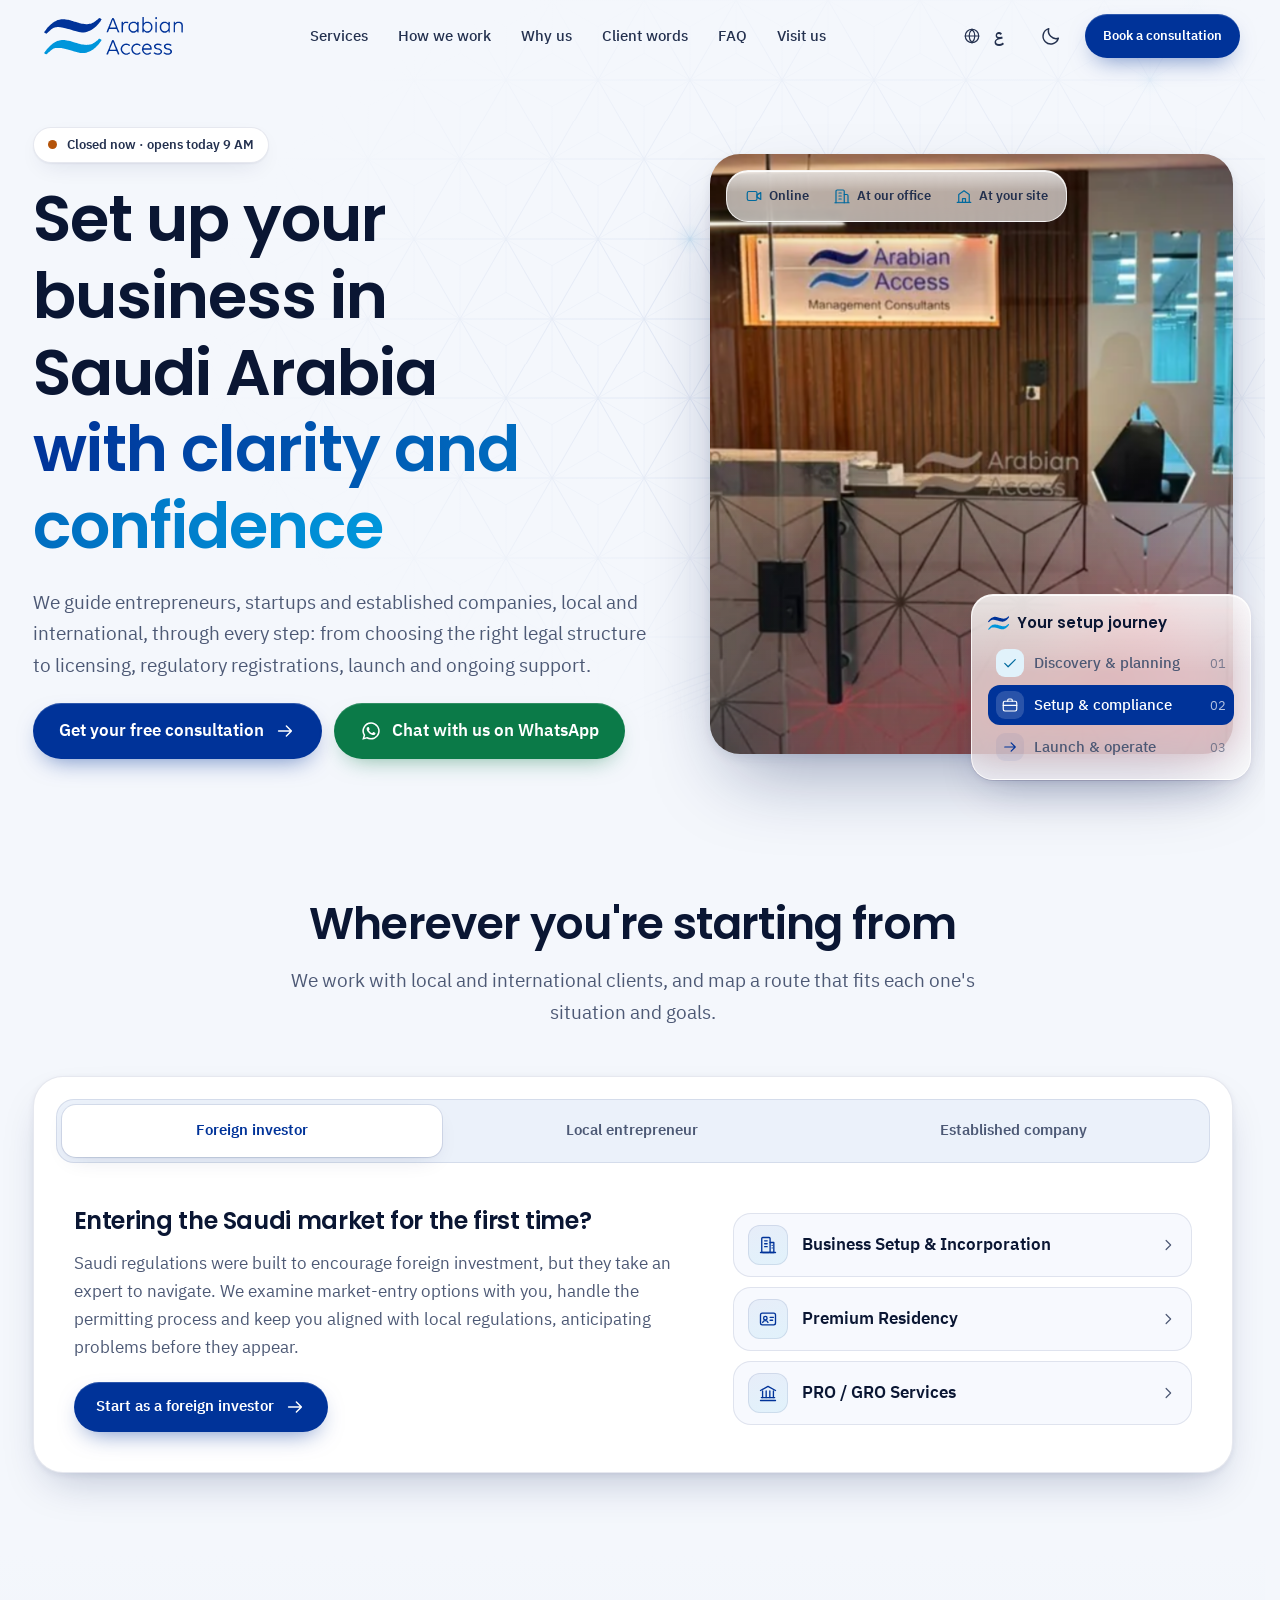
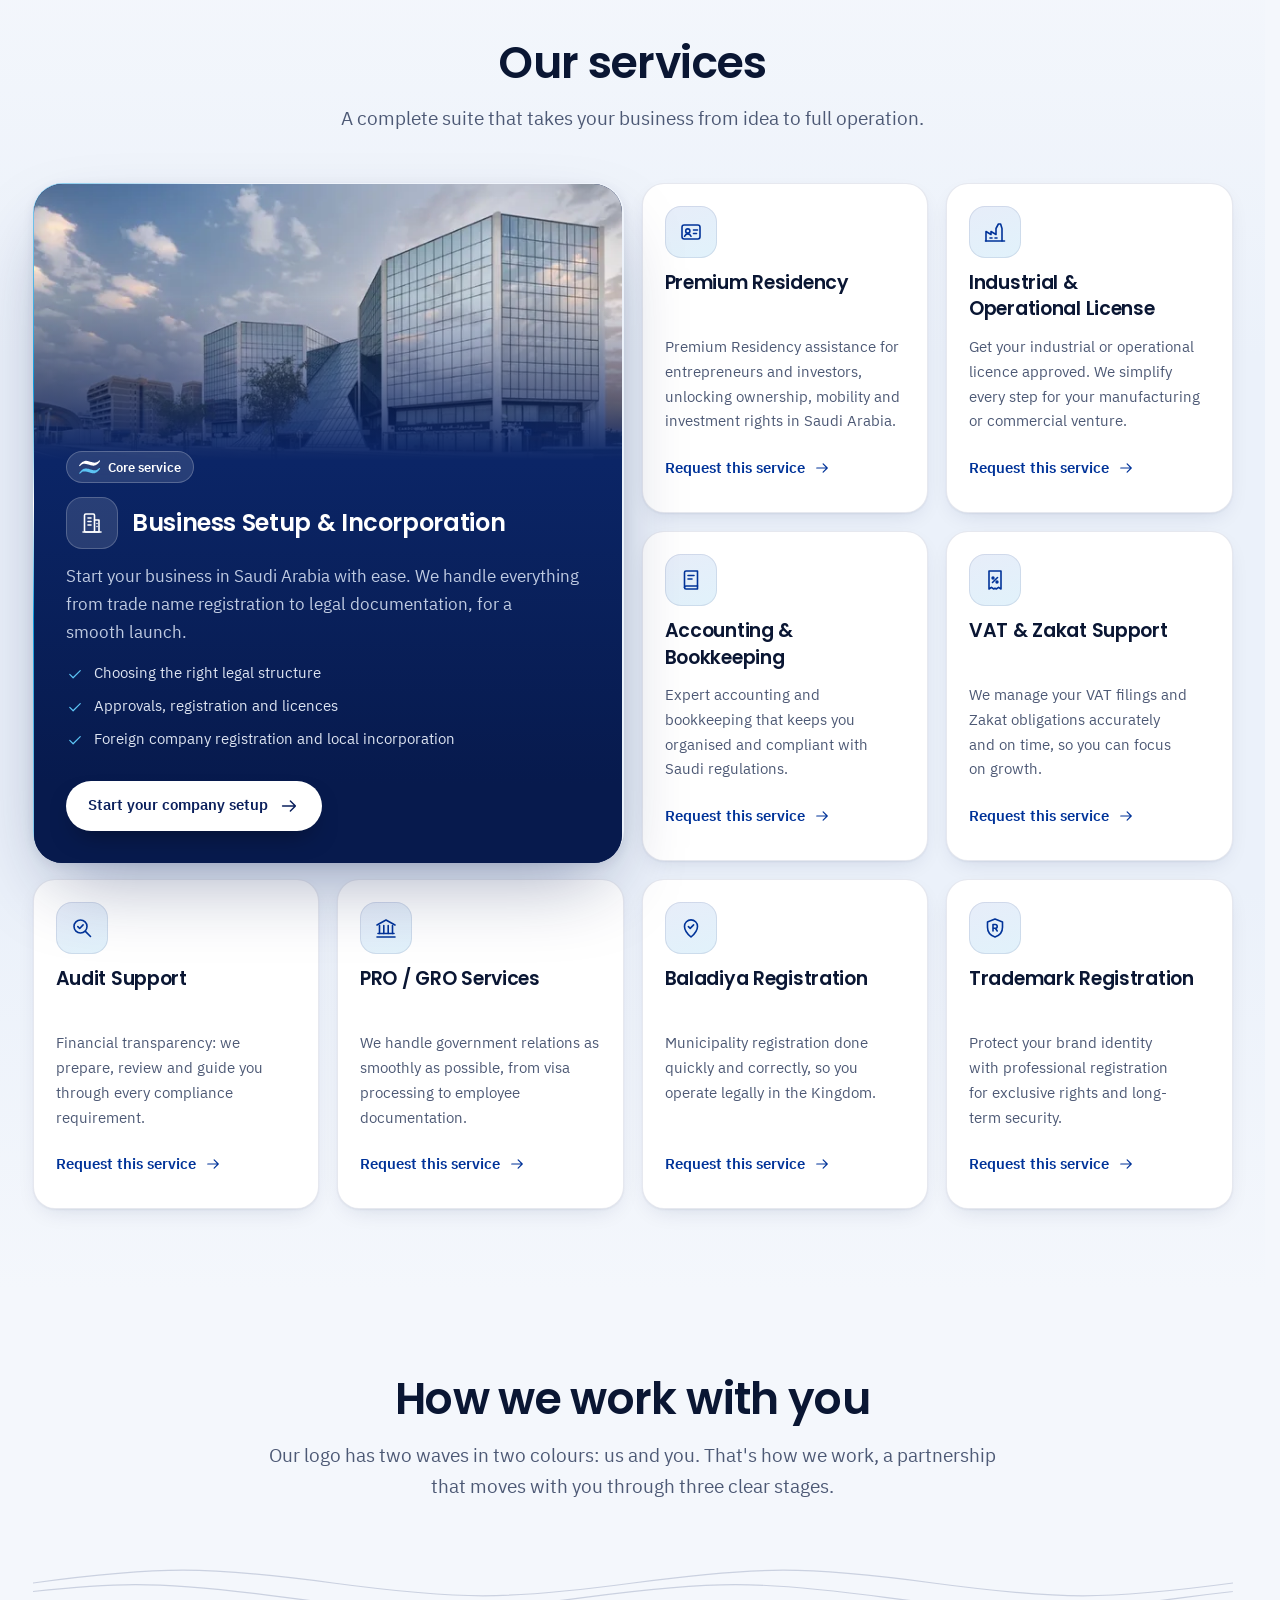
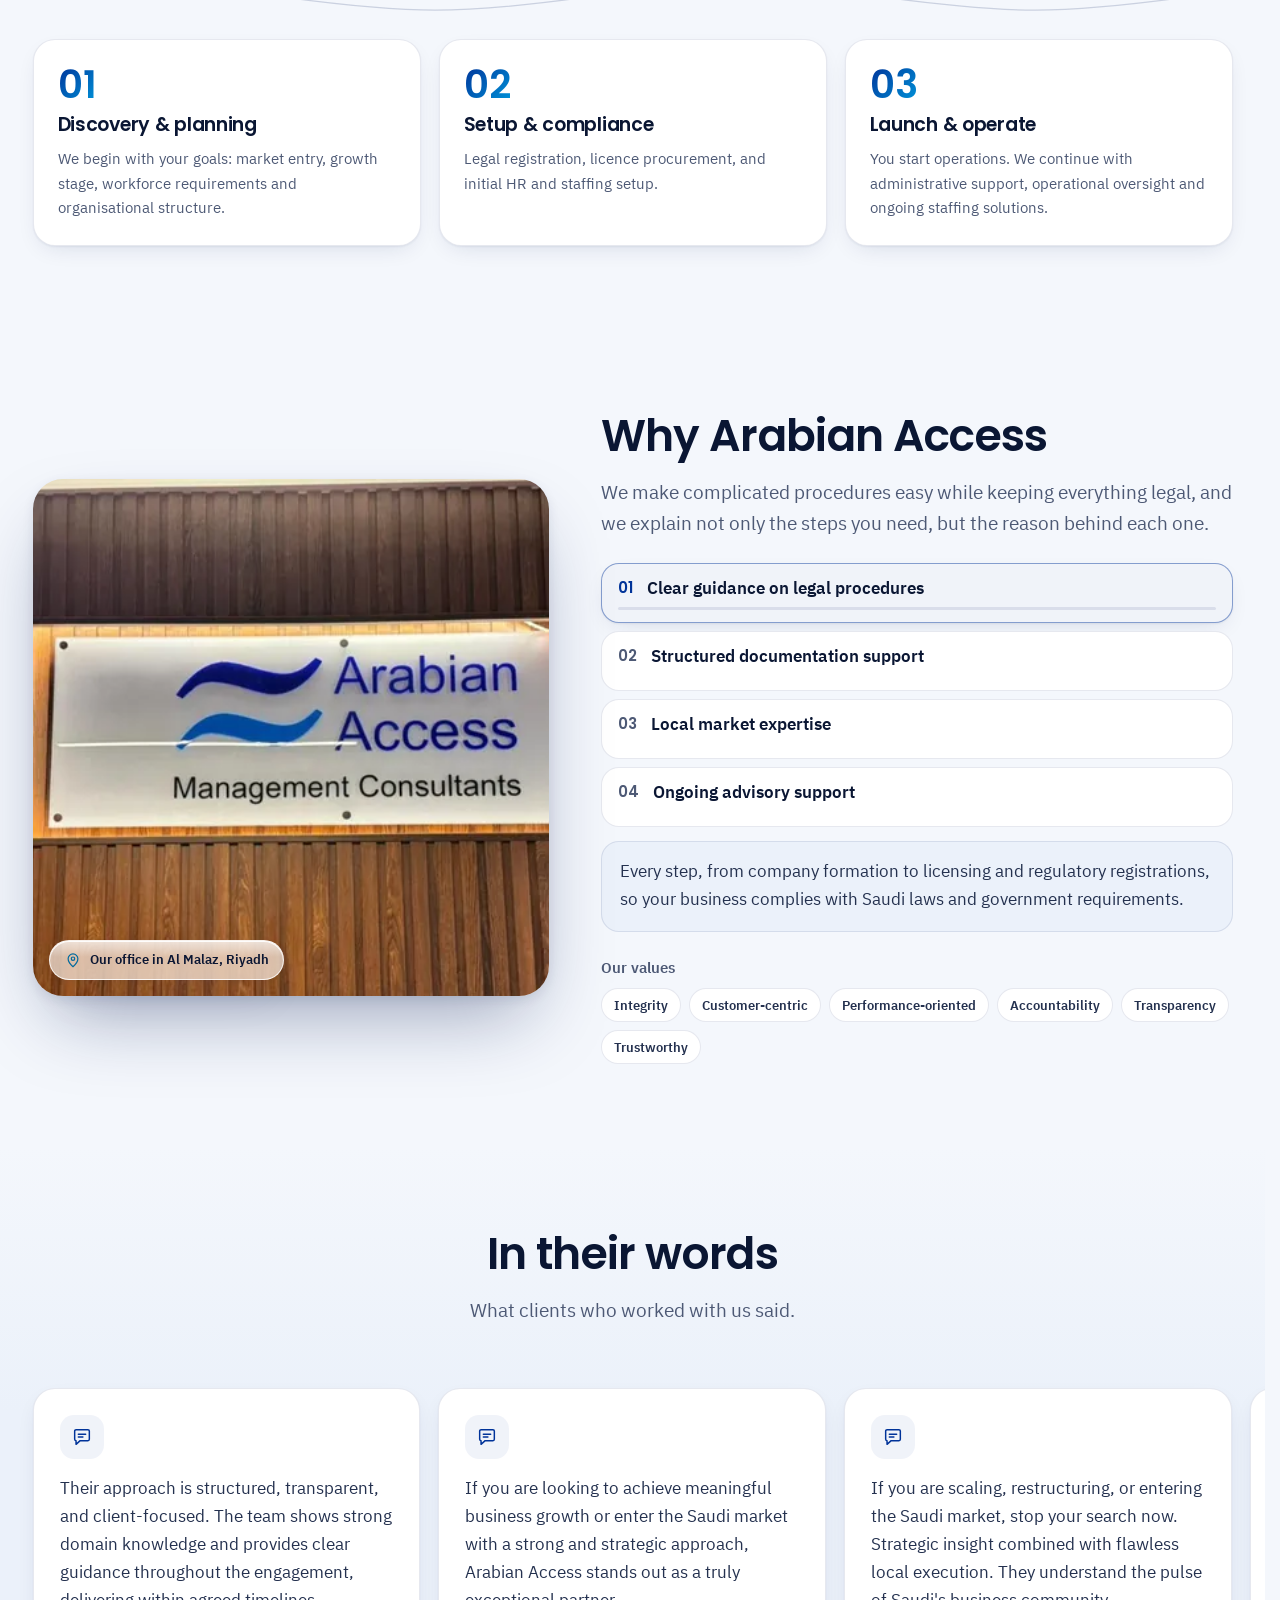
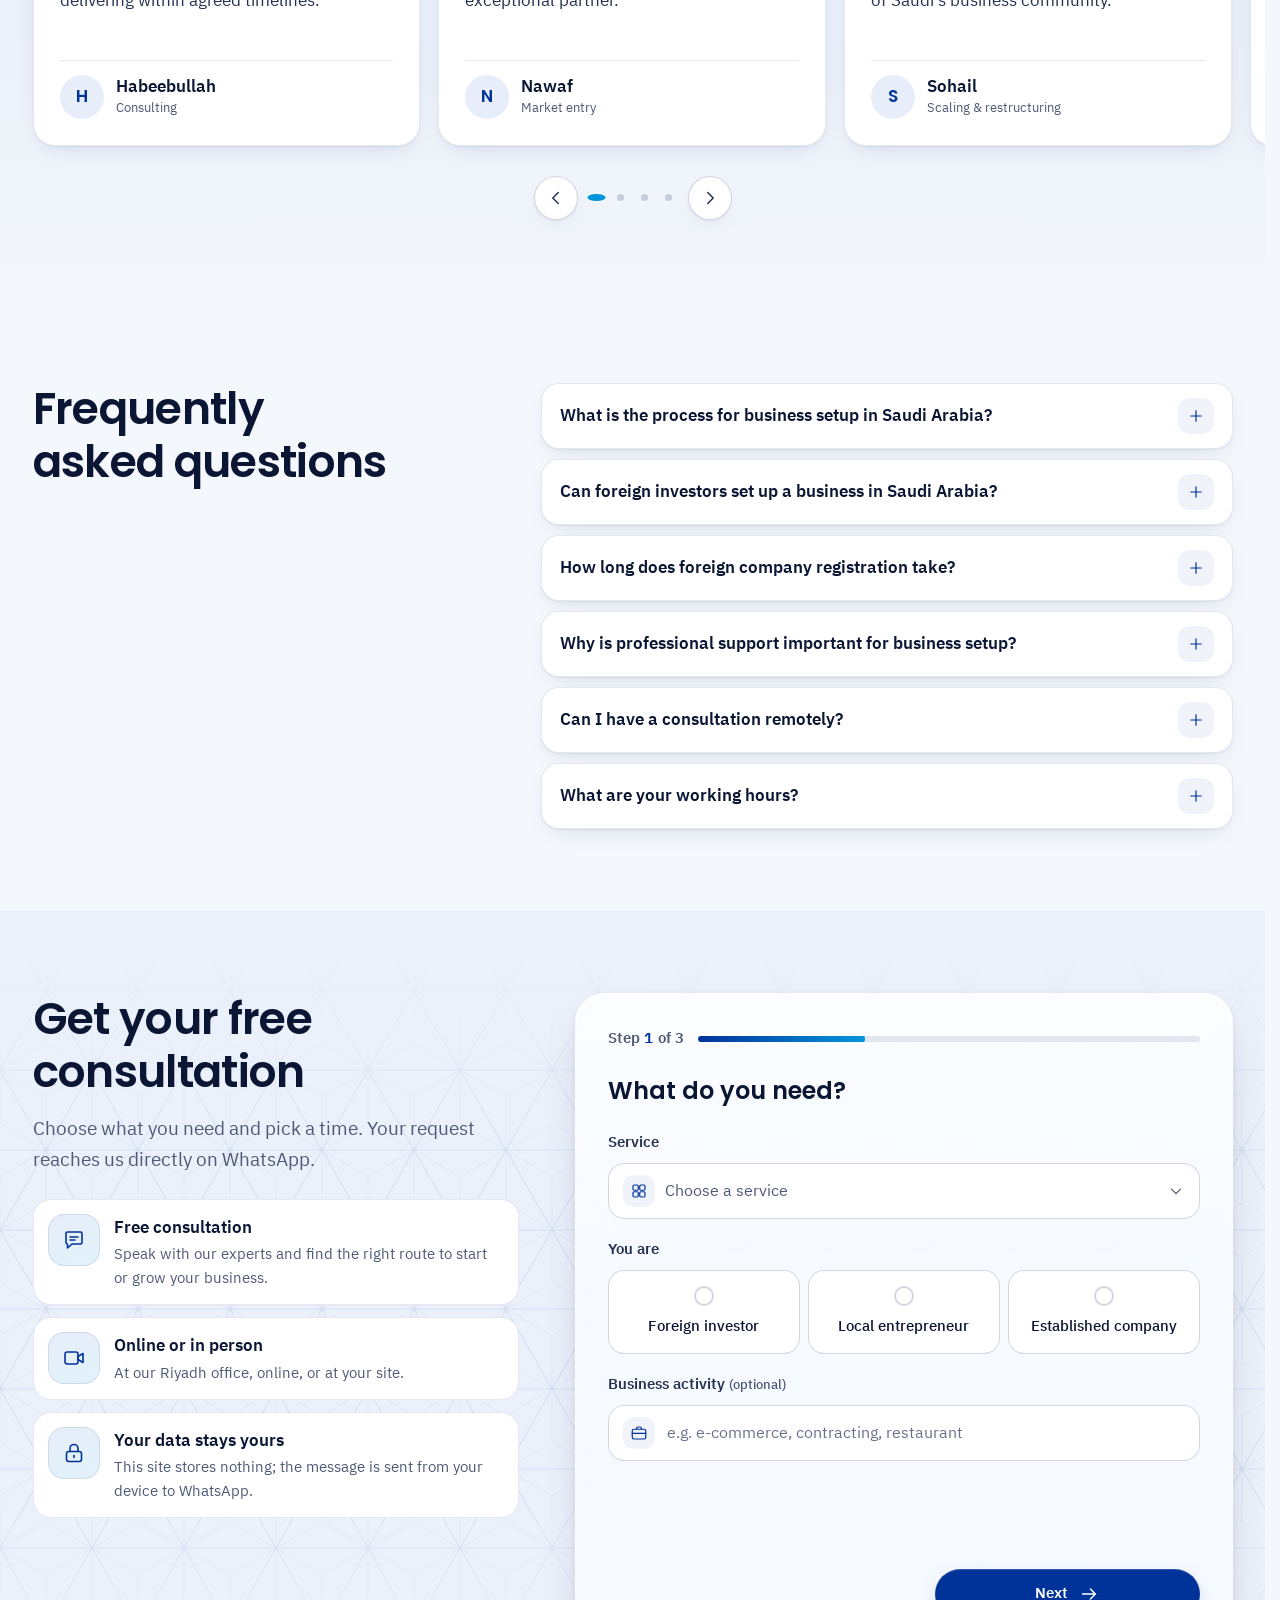
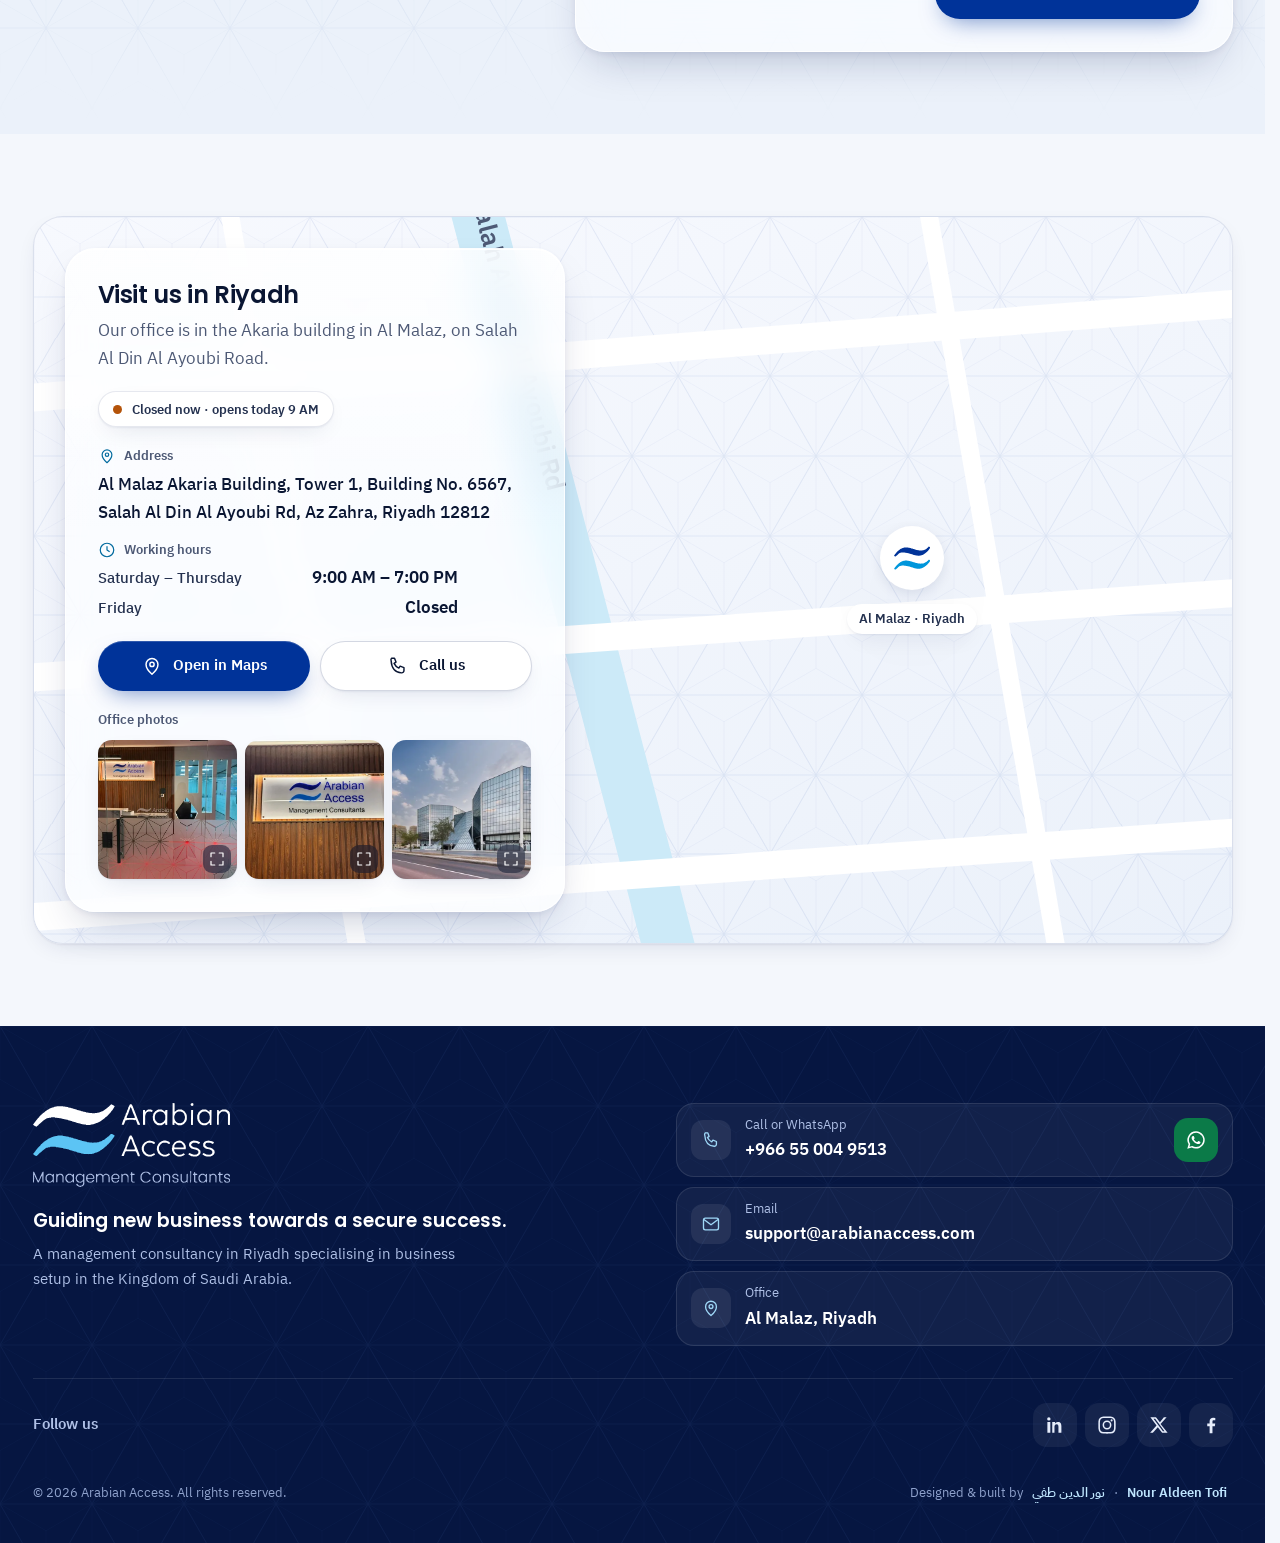
<file: en/index.html>
<!doctype html>
<html lang="en" dir="ltr" data-theme="light">
<head>
<meta charset="utf-8">
<meta name="viewport" content="width=device-width, initial-scale=1, viewport-fit=cover">
<title>Arabian Access | Business Setup &amp; Company Formation Consultants in Saudi Arabia — Riyadh</title>
<meta name="description" content="Arabian Access Management Consultants, Riyadh: business setup and company formation, foreign company registration, Premium Residency, industrial licences, Baladiya and trademark registration, accounting, VAT &amp; Zakat, audit support and PRO/GRO services. Book your free consultation.">
<meta name="robots" content="noindex, nofollow">
<link rel="canonical" href="https://nouraldeentofi.github.io/arabian-access/en/">
<link rel="alternate" hreflang="ar" href="https://nouraldeentofi.github.io/arabian-access/">
<link rel="alternate" hreflang="en" href="https://nouraldeentofi.github.io/arabian-access/en/">
<link rel="alternate" hreflang="x-default" href="https://nouraldeentofi.github.io/arabian-access/">
<meta name="theme-color" content="#F4F7FC" id="meta-theme">
<meta name="color-scheme" content="light dark">
<meta property="og:type" content="website">
<meta property="og:site_name" content="Arabian Access">
<meta property="og:locale" content="en_US">
<meta property="og:locale:alternate" content="ar_SA">
<meta property="og:title" content="Arabian Access | Business Setup &amp; Company Formation Consultants in Saudi Arabia — Riyadh">
<meta property="og:description" content="Arabian Access Management Consultants, Riyadh: business setup and company formation, foreign company registration, Premium Residency, industrial licences, Baladiya and trademark registration, accounting, VAT &amp; Zakat, audit support and PRO/GRO services. Book your free consultation.">
<meta property="og:url" content="https://nouraldeentofi.github.io/arabian-access/en/">
<meta property="og:image" content="https://nouraldeentofi.github.io/arabian-access/assets/img/og-en.jpg">
<meta property="og:image:width" content="1200"><meta property="og:image:height" content="630">
<meta name="twitter:card" content="summary_large_image">
<meta name="twitter:site" content="@ArabianAccess">
<link rel="icon" href="../assets/img/favicon.svg" type="image/svg+xml">
<link rel="apple-touch-icon" href="../assets/img/apple-touch-icon.png">
<link rel="preload" href="../assets/fonts/poppins-latin-600-normal.woff2" as="font" type="font/woff2" crossorigin><link rel="preload" href="../assets/fonts/ibm-plex-sans-arabic-latin-400-normal.woff2" as="font" type="font/woff2" crossorigin><link rel="preload" href="../assets/fonts/ibm-plex-sans-arabic-latin-500-normal.woff2" as="font" type="font/woff2" crossorigin><link rel="preload" href="../assets/fonts/ibm-plex-sans-arabic-latin-600-normal.woff2" as="font" type="font/woff2" crossorigin>
<link rel="stylesheet" href="../assets/style.css?v=2">
<script>document.documentElement.classList.add("js");setTimeout(function(){if(!window.__aa)document.documentElement.classList.remove("js")},2500);
(function(){try{var d=document.documentElement,t=localStorage.getItem("aa-theme");if(t==="dark"){d.setAttribute("data-theme","dark");}
var l=localStorage.getItem("aa-lang"),me="en";if(l&&l!==me&&!sessionStorage.getItem("aa-stay")&&!/[?&]stay/.test(location.search)){location.replace("../"+location.hash);}}catch(e){}})();</script>
<script type="application/ld+json">{"@context":"https://schema.org","@graph":[{"@type":["ProfessionalService","LocalBusiness"],"@id":"https://nouraldeentofi.github.io/arabian-access/#org","name":"Arabian Access","legalName":"Arabian Access Management Consultants","alternateName":["Arabian Access","Arabian Access Management Consultants","Arabian Access KSA","Arabian Access Riyadh","Arabian Access Business Setup","ArabianAccess","Arabian Acess","Arabien Access","Arabian Axcess","أريبيان أكسس","اريبيان اكسس","أريبيان أكسيس","عربيان أكسس","ارابيان اكسس","أرابيان أكسس","أريبيان أكسس للاستشارات الإدارية"],"description":"Arabian Access Management Consultants, Riyadh: business setup and company formation, foreign company registration, Premium Residency, industrial licences, Baladiya and trademark registration, accounting, VAT & Zakat, audit support and PRO/GRO services. Book your free consultation.","slogan":"Guiding new business towards a secure success.","url":"https://nouraldeentofi.github.io/arabian-access/en/","logo":"https://nouraldeentofi.github.io/arabian-access/assets/img/logo-512.png","image":["https://nouraldeentofi.github.io/arabian-access/assets/img/reception-1280.webp","https://nouraldeentofi.github.io/arabian-access/assets/img/building-1536.webp","https://nouraldeentofi.github.io/arabian-access/assets/img/sign-1280.webp"],"telephone":"+966550049513","email":"support@arabianaccess.com","address":{"@type":"PostalAddress","streetAddress":"Al Malaz Akaria Building, Tower 1, Building No. 6567, Salah Al Din Al Ayoubi Rd, Al Malaz","addressLocality":"Riyadh","addressRegion":"Riyadh Province","postalCode":"12812","addressCountry":"SA"},"geo":{"@type":"GeoCoordinates","latitude":24.6842508,"longitude":46.725568},"hasMap":"https://maps.google.com/?cid=7543374151440891961","openingHoursSpecification":[{"@type":"OpeningHoursSpecification","dayOfWeek":["Saturday","Sunday","Monday","Tuesday","Wednesday","Thursday"],"opens":"09:00","closes":"19:00"}],"areaServed":{"@type":"Country","name":"Saudi Arabia"},"knowsAbout":["Business setup in Saudi Arabia","Company formation in KSA","Foreign company registration in Saudi Arabia","Premium Residency","Industrial licence","Baladiya registration","Trademark registration","Accounting and bookkeeping","VAT and Zakat","Audit support","PRO and GRO services","تأسيس الشركات في السعودية","تسجيل الشركات الأجنبية","الإقامة المميزة","تسجيل البلدية","تسجيل العلامة التجارية","ضريبة القيمة المضافة والزكاة","المحاسبة","الخدمات الحكومية"],"availableLanguage":["English","Arabic"],"employee":[{"@type":"Person","name":"Jouhar","jobTitle":"Chief Executive Officer"}],"sameAs":["https://www.linkedin.com/company/arabian-access/","https://www.instagram.com/arabian_access/","https://x.com/ArabianAccess","https://www.facebook.com/ArabianAccessManagementConsultants/"],"hasOfferCatalog":{"@type":"OfferCatalog","name":"Our services","itemListElement":[{"@type":"Offer","itemOffered":{"@id":"https://nouraldeentofi.github.io/arabian-access/#svc-setup"}},{"@type":"Offer","itemOffered":{"@id":"https://nouraldeentofi.github.io/arabian-access/#svc-residency"}},{"@type":"Offer","itemOffered":{"@id":"https://nouraldeentofi.github.io/arabian-access/#svc-industrial"}},{"@type":"Offer","itemOffered":{"@id":"https://nouraldeentofi.github.io/arabian-access/#svc-accounting"}},{"@type":"Offer","itemOffered":{"@id":"https://nouraldeentofi.github.io/arabian-access/#svc-vat"}},{"@type":"Offer","itemOffered":{"@id":"https://nouraldeentofi.github.io/arabian-access/#svc-audit"}},{"@type":"Offer","itemOffered":{"@id":"https://nouraldeentofi.github.io/arabian-access/#svc-pro"}},{"@type":"Offer","itemOffered":{"@id":"https://nouraldeentofi.github.io/arabian-access/#svc-baladiya"}},{"@type":"Offer","itemOffered":{"@id":"https://nouraldeentofi.github.io/arabian-access/#svc-trademark"}}]},"potentialAction":{"@type":"ReserveAction","target":"https://nouraldeentofi.github.io/arabian-access/en/#request","name":"Get your free consultation"}},{"@type":"Service","@id":"https://nouraldeentofi.github.io/arabian-access/#svc-setup","name":"Business Setup & Incorporation","alternateName":"تأسيس الأعمال والتسجيل","description":"Start your business in Saudi Arabia with ease. We handle everything from trade name registration to legal documentation, for a smooth launch.","serviceType":"Business Setup & Incorporation","provider":{"@id":"https://nouraldeentofi.github.io/arabian-access/#org"},"areaServed":{"@type":"Country","name":"Saudi Arabia"}},{"@type":"Service","@id":"https://nouraldeentofi.github.io/arabian-access/#svc-residency","name":"Premium Residency","alternateName":"الإقامة المميزة","description":"Premium Residency assistance for entrepreneurs and investors, unlocking ownership, mobility and investment rights in Saudi Arabia.","serviceType":"Premium Residency","provider":{"@id":"https://nouraldeentofi.github.io/arabian-access/#org"},"areaServed":{"@type":"Country","name":"Saudi Arabia"}},{"@type":"Service","@id":"https://nouraldeentofi.github.io/arabian-access/#svc-industrial","name":"Industrial & Operational License","alternateName":"الترخيص الصناعي والتشغيلي","description":"Get your industrial or operational licence approved. We simplify every step for your manufacturing or commercial venture.","serviceType":"Industrial & Operational License","provider":{"@id":"https://nouraldeentofi.github.io/arabian-access/#org"},"areaServed":{"@type":"Country","name":"Saudi Arabia"}},{"@type":"Service","@id":"https://nouraldeentofi.github.io/arabian-access/#svc-accounting","name":"Accounting & Bookkeeping","alternateName":"المحاسبة ومسك الدفاتر","description":"Expert accounting and bookkeeping that keeps you organised and compliant with Saudi regulations.","serviceType":"Accounting & Bookkeeping","provider":{"@id":"https://nouraldeentofi.github.io/arabian-access/#org"},"areaServed":{"@type":"Country","name":"Saudi Arabia"}},{"@type":"Service","@id":"https://nouraldeentofi.github.io/arabian-access/#svc-vat","name":"VAT & Zakat Support","alternateName":"ضريبة القيمة المضافة والزكاة","description":"We manage your VAT filings and Zakat obligations accurately and on time, so you can focus on growth.","serviceType":"VAT & Zakat Support","provider":{"@id":"https://nouraldeentofi.github.io/arabian-access/#org"},"areaServed":{"@type":"Country","name":"Saudi Arabia"}},{"@type":"Service","@id":"https://nouraldeentofi.github.io/arabian-access/#svc-audit","name":"Audit Support","alternateName":"دعم التدقيق","description":"Financial transparency: we prepare, review and guide you through every compliance requirement.","serviceType":"Audit Support","provider":{"@id":"https://nouraldeentofi.github.io/arabian-access/#org"},"areaServed":{"@type":"Country","name":"Saudi Arabia"}},{"@type":"Service","@id":"https://nouraldeentofi.github.io/arabian-access/#svc-pro","name":"PRO / GRO Services","alternateName":"الخدمات الحكومية PRO/GRO","description":"We handle government relations as smoothly as possible, from visa processing to employee documentation.","serviceType":"PRO / GRO Services","provider":{"@id":"https://nouraldeentofi.github.io/arabian-access/#org"},"areaServed":{"@type":"Country","name":"Saudi Arabia"}},{"@type":"Service","@id":"https://nouraldeentofi.github.io/arabian-access/#svc-baladiya","name":"Baladiya Registration","alternateName":"تسجيل البلدية","description":"Municipality registration done quickly and correctly, so you operate legally in the Kingdom.","serviceType":"Baladiya Registration","provider":{"@id":"https://nouraldeentofi.github.io/arabian-access/#org"},"areaServed":{"@type":"Country","name":"Saudi Arabia"}},{"@type":"Service","@id":"https://nouraldeentofi.github.io/arabian-access/#svc-trademark","name":"Trademark Registration","alternateName":"تسجيل العلامة التجارية","description":"Protect your brand identity with professional registration for exclusive rights and long-term security.","serviceType":"Trademark Registration","provider":{"@id":"https://nouraldeentofi.github.io/arabian-access/#org"},"areaServed":{"@type":"Country","name":"Saudi Arabia"}},{"@type":"FAQPage","@id":"https://nouraldeentofi.github.io/arabian-access/en/#faq","inLanguage":"en","mainEntity":[{"@type":"Question","name":"What is the process for business setup in Saudi Arabia?","acceptedAnswer":{"@type":"Answer","text":"It involves selecting the appropriate legal structure, obtaining approvals, completing registration and securing the relevant licences. Experienced consultants make sure each step is handled accurately and efficiently."}},{"@type":"Question","name":"Can foreign investors set up a business in Saudi Arabia?","acceptedAnswer":{"@type":"Answer","text":"Yes, through foreign company registration in Saudi Arabia, subject to regulatory approvals and compliance requirements. Proper guidance ensures international businesses meet all legal obligations."}},{"@type":"Question","name":"How long does foreign company registration take?","acceptedAnswer":{"@type":"Answer","text":"The timeline varies with the business activity, documentation and regulatory approvals. A structured approach reduces delays and keeps execution smooth."}},{"@type":"Question","name":"Why is professional support important for business setup?","acceptedAnswer":{"@type":"Answer","text":"It ensures setup is completed in compliance with local laws, reducing risk and avoiding costly corrections later."}},{"@type":"Question","name":"Can I have a consultation remotely?","acceptedAnswer":{"@type":"Answer","text":"Yes. We offer online appointments and on-site services, or you can visit our office in Al Malaz, Riyadh."}},{"@type":"Question","name":"What are your working hours?","acceptedAnswer":{"@type":"Answer","text":"Saturday to Thursday, 9 AM to 7 PM. Closed on Friday."}}]},{"@type":"WebSite","@id":"https://nouraldeentofi.github.io/arabian-access/#website","url":"https://nouraldeentofi.github.io/arabian-access/","name":"Arabian Access","inLanguage":["ar","en"],"publisher":{"@id":"https://nouraldeentofi.github.io/arabian-access/#org"}},{"@type":"WebPage","@id":"https://nouraldeentofi.github.io/arabian-access/en/","url":"https://nouraldeentofi.github.io/arabian-access/en/","name":"Arabian Access | Business Setup & Company Formation Consultants in Saudi Arabia — Riyadh","description":"Arabian Access Management Consultants, Riyadh: business setup and company formation, foreign company registration, Premium Residency, industrial licences, Baladiya and trademark registration, accounting, VAT & Zakat, audit support and PRO/GRO services. Book your free consultation.","inLanguage":"en","isPartOf":{"@id":"https://nouraldeentofi.github.io/arabian-access/#website"},"about":{"@id":"https://nouraldeentofi.github.io/arabian-access/#org"},"primaryImageOfPage":"https://nouraldeentofi.github.io/arabian-access/assets/img/og-en.jpg"}]}</script>
</head>
<body class="lang-en">
<svg class="sprite" width="0" height="0" aria-hidden="true" focusable="false" style="position:absolute;width:0;height:0;overflow:hidden"><defs><path id="p-w1" d="M260.8 10.5 256.2 7.0 249.5 4.0 241.5 12.0 238.2 14.0 235.5 17.0 222.2 26.0 220.5 26.0 215.2 29.0 213.5 29.0 212.2 30.0 209.5 30.0 208.2 31.0 204.5 31.0 203.2 32.0 198.5 32.0 197.2 33.0 188.5 33.0 187.2 32.0 180.5 32.0 179.2 31.0 175.5 31.0 174.2 30.0 169.5 30.0 168.2 29.0 165.5 29.0 164.2 28.0 161.5 28.0 157.2 26.0 154.5 26.0 153.2 25.0 150.5 25.0 149.2 24.0 147.5 24.0 146.2 23.0 143.5 23.0 142.2 22.0 140.5 22.0 139.2 21.0 137.5 21.0 136.2 20.0 134.5 20.0 130.2 18.0 127.5 18.0 126.2 17.0 123.5 17.0 119.2 15.0 116.5 15.0 115.2 14.0 112.5 14.0 111.2 13.0 107.5 13.0 106.2 12.0 102.5 12.0 101.2 11.0 96.5 11.0 95.2 10.0 76.5 10.0 75.2 11.0 72.5 11.0 71.2 12.0 68.5 12.0 64.2 14.0 61.5 14.0 56.2 17.0 54.5 17.0 50.2 20.0 45.5 22.0 42.2 25.0 39.5 26.0 35.5 30.0 32.2 32.0 28.5 36.0 25.2 38.0 24 40.2 21 42.5 20 44.5 15 49.2 14 51.2 10 55.5 10 56.2 1 67.5 0.2 69.5 4.5 72.8 11.2 75.8 14.2 72.8 16.2 71.8 19.2 67.8 22.5 65.8 33.2 55.8 40.5 50.8 44.5 48.8 46.2 48.8 47.5 47.8 50.2 47.8 51.5 46.8 57.2 46.8 58.5 45.8 69.2 45.8 70.5 46.8 77.2 46.8 78.5 47.8 83.2 47.8 84.5 48.8 88.2 48.8 89.5 49.8 93.2 49.8 94.5 50.8 98.2 50.8 99.5 51.8 102.2 51.8 103.5 52.8 106.2 52.8 107.5 53.8 110.2 53.8 114.5 55.8 117.2 55.8 118.5 56.8 120.2 56.8 121.5 57.8 123.2 57.8 127.5 59.8 130.2 59.8 131.5 60.8 133.2 60.8 134.5 61.8 136.2 61.8 140.5 63.8 143.2 63.8 144.5 64.8 147.2 64.8 148.5 65.8 151.2 65.8 152.5 66.8 155.2 66.8 156.5 67.8 160.2 67.8 161.5 68.8 168.2 68.8 169.5 69.8 183.2 69.8 184.5 68.8 189.2 68.8 190.5 67.8 193.2 67.8 194.5 66.8 199.2 65.8 202.5 63.8 204.2 63.8 214.2 58.8 228.5 48.8 232.2 44.8 235.5 42.8 248.8 28.5 249.8 26.5 253.8 22.2Z"/><path id="p-w2" d="M260.8 104.5 258.2 102.0 252.2 99.0 248.5 99.0 240.5 107.0 238.5 108.0 234.2 112.0 233.5 112.0 227.2 117.0 222.5 119.0 218.2 122.0 216.5 122.0 215.2 123.0 213.5 123.0 209.2 125.0 205.5 125.0 204.2 126.0 193.5 126.0 192.2 127.0 189.5 127.0 188.2 126.0 180.5 126.0 179.2 125.0 173.5 125.0 172.2 124.0 169.5 124.0 168.2 123.0 165.5 123.0 164.2 122.0 161.5 122.0 160.2 121.0 156.5 121.0 155.2 120.0 153.5 120.0 149.2 118.0 146.5 118.0 145.2 117.0 143.5 117.0 142.2 116.0 140.5 116.0 136.2 114.0 133.5 114.0 132.2 113.0 130.5 113.0 126.2 111.0 123.5 111.0 119.2 109.0 115.5 109.0 114.2 108.0 111.5 108.0 110.2 107.0 106.5 107.0 105.2 106.0 101.5 106.0 100.2 105.0 95.5 105.0 94.2 104.0 78.5 104.0 77.2 105.0 72.5 105.0 71.2 106.0 68.5 106.0 67.2 107.0 65.5 107.0 64.2 108.0 59.5 109.0 47.5 115.0 45.2 117.0 38.5 121.0 35.2 124.0 34.5 124.0 32.2 127.0 31.5 127.0 27.5 131.0 25.5 132.0 24 134.5 15 143.2 14 145.2 11 148.5 11 149.2 8 152.5 8 153.2 5 156.5 5 157.2 1 161.5 1 163.2 3.5 165.8 9.5 168.8 11.2 168.8 14.5 166.8 22.2 158.8 25.5 156.8 29.2 152.8 41.5 143.8 43.5 142.8 46.2 142.8 49.5 140.8 54.2 140.8 55.5 139.8 72.2 139.8 73.5 140.8 80.2 140.8 81.5 141.8 84.2 141.8 85.5 142.8 90.2 142.8 91.5 143.8 95.2 143.8 96.5 144.8 99.2 144.8 100.5 145.8 104.2 145.8 105.5 146.8 108.2 146.8 109.5 147.8 112.2 147.8 118.5 150.8 121.2 150.8 122.5 151.8 125.2 151.8 126.5 152.8 128.2 152.8 132.5 154.8 135.2 154.8 136.5 155.8 138.2 155.8 141.5 157.8 144.2 157.8 145.5 158.8 148.2 158.8 149.5 159.8 152.2 159.8 153.5 160.8 157.2 160.8 158.5 161.8 161.2 161.8 162.5 162.8 175.2 162.8 176.5 163.5 177.5 162.8 187.2 162.8 188.5 161.8 192.2 161.8 198.5 158.8 203.2 157.8 213.2 152.8 215.5 150.8 218.2 149.8 220.5 147.8 224.2 145.8 225.5 143.8 227.5 142.8 230.2 139.8 233.5 137.8 238.2 132.8 240.2 131.8 241.8 129.2 246.8 124.2 246.8 123.5 248.8 122.2 248.8 121.5 251.8 118.2 253.8 114.5 256.8 111.2Z"/><path id="p-wt" fill-rule="evenodd" d="M552.5 121.0 547.2 124.0 543 129.5 543 137.2 544 139.2 548.5 143.8 552.5 145.8 562.2 147.8 569.2 150.8 572 154.5 572 159.2 571 161.2 567.2 164.0 564.5 164.0 563.2 165.0 553.5 164.0 544.2 159.2 541 162.5 541 164.2 548.5 168.8 554.5 170.8 566.2 170.8 573.2 167.8 577.8 163.2 579.8 158.2 578.8 151.5 573.2 146.0 567.2 143.0 557.5 141.0 553.5 139.0 549.8 135.2 549.8 131.5 552.5 127.8 555.5 126.8 565.2 126.8 574.2 130.8 577.5 126.2 575.2 124.0 568.2 121.0 563.5 121.0 562.2 120.0ZM512.5 120.0 505.5 122.0 500 126.2 498 130.5 498 136.2 501 141.5 505.5 144.8 520.2 148.8 525.5 151.8 528 155.5 527 160.2 522.2 164.0 513.5 165.0 506.5 163.0 499.2 159.2 496 162.5 496 164.2 505.5 169.8 509.2 169.8 510.5 170.8 522.2 170.8 528.2 167.8 533.8 162.2 533.8 159.5 534.8 158.2 533.8 151.5 528.2 146.0 522.2 143.0 512.5 141.0 508.5 139.0 504.8 135.2 504.8 131.5 510.5 126.8 520.2 126.8 529.5 130.5 532.8 127.2 532.8 125.5 524.2 121.0ZM459.5 121.0 451.2 126.0 445 135.5 444 143.2 443 144.5 444 152.2 448 161.2 455.5 167.8 462.5 170.8 472.2 170.8 480.2 167.8 483.8 165.2 484.5 163.2 480.5 160.0 474.2 164.0 471.5 164.0 470.2 165.0 464.5 165.0 461.5 164.0 454.8 159.5 451.8 155.2 449.8 149.5 451.5 147.8 487.2 147.8 487.8 139.5 486.8 138.2 486.8 135.5 482.8 128.2 475.2 122.0 468.2 120.0ZM450.8 137.5 452.8 133.5 457.5 128.8 461.5 126.8 470.2 126.8 474.2 128.8 480 135.5 481 141.2 480.2 142.0 451.5 142.0ZM417.5 120.0 410.5 122.0 404.2 126.0 400 130.5 396 138.5 395 148.2 399 159.2 401 162.2 406.5 166.8 415.5 170.8 426.2 170.8 433.2 167.8 437.8 163.5 433.5 160.0 431.2 162.0 424.2 165.0 417.5 165.0 410.5 162.0 405.8 157.5 401.8 149.2 401.8 141.5 402.8 138.5 406.8 132.2 412.5 127.8 415.5 126.8 426.2 126.8 433.5 130.8 435.2 130.8 437.5 127.5 434.2 124.0 430.2 122.0 423.2 120.0ZM365.5 121.0 356.2 126.0 350 133.5 347 141.5 347 149.2 348 150.5 348 153.2 353 162.2 359.5 167.8 367.5 170.8 378.2 170.8 383.5 167.8 385.2 167.8 389.5 164.5 387.8 161.2 385.5 160.0 383.2 162.0 376.2 165.0 369.5 165.0 362.5 162.0 354.8 153.2 353.8 150.2 353.8 140.5 357.8 133.2 364.5 127.8 367.5 126.8 378.2 126.8 385.5 130.8 387.2 130.8 389.5 127.2 386.2 124.0 379.2 121.0 375.5 121.0 374.2 120.0ZM309.5 104.0 306 109.5 303 119.2 296 134.5 295 139.2 283 166.5 283 169.2 289.8 169.2 293.8 157.5 296.5 153.8 327.2 153.8 331 159.5 334 168.2 335.5 169.8 340.2 169.8 340.8 166.5 328.8 136.5 325.8 131.2 318.8 111.5 314.2 104.0ZM311.5 113.8 313 114.5 315 118.5 319 131.2 325 144.5 324.2 148.0 299.5 148.0 298.8 147.2 298.8 144.5ZM504.5 22.0 504 68.2 505.5 69.8 510.2 69.8 510.8 22.5ZM587.5 22.0 587 69.2 592.8 69.2 592.8 40.5 594.8 34.5 601.5 27.8 604.5 26.8 612.2 26.8 616.5 28.8 620 32.5 622 36.5 622 68.2 623.5 69.8 628.2 69.8 628.8 36.5 627.8 35.2 627.8 31.5 624.8 26.5 616.2 21.0 604.5 21.0 599.5 23.0 594.2 27.0 592.8 26.2 592.2 22.0ZM534.5 24.0 528 30.5 524 39.5 524 51.2 525 52.5 525 55.2 529 62.2 534.5 67.8 541.5 70.8 551.2 70.8 554.2 69.8 560.2 65.8 562.2 63.0 564 64.5 564.5 69.8 569.2 69.8 569.8 22.5 564.5 22.0 563 23.5 564 26.2 562.5 27.8 552.2 21.0 540.5 21.0ZM544.5 26.8 550.2 26.8 553.2 27.8 559.2 31.8 563 37.5 563 40.2 564 41.5 564 50.2 561 57.2 556.2 62.0 549.2 65.0 544.5 65.0 537.5 62.0 532.8 56.2 530.8 51.2 530.8 39.5 533.8 33.5 540.5 27.8 543.2 27.8ZM390.2 26.0 384 34.5 383 41.2 382 42.5 383 54.2 388 63.5 396.5 69.8 399.5 70.8 410.2 70.8 416.2 67.8 421.5 63.0 422 69.2 428.2 69.8 428.8 22.5 422.5 22.0 421.2 28.0 413.2 22.0 410.2 21.0 399.5 21.0ZM402.5 26.8 408.2 26.8 415.2 29.8 419 33.5 422 39.5 422 52.2 420 56.2 416.2 61.0 408.2 65.0 403.5 65.0 397.5 63.0 390.8 56.2 388.8 50.2 388.8 41.5 390.8 35.5 394.5 30.8ZM381.2 23.0 376.2 21.0 367.5 21.0 363.2 23.0 359.2 28.0 357.8 27.2 357.2 22.0 352.5 22.0 351 23.5 351 68.2 352.5 69.8 357.8 69.2 357.8 41.5 359.8 34.5 363.2 29.8 368.5 26.8 374.2 26.8 379.2 28.8 381.8 25.2ZM309.5 4.0 304 14.5 303 19.2 300 24.5 299 29.2 296 34.5 295 39.2 292 44.5 291 49.2 288 54.5 283 69.2 289.8 69.2 295.5 54.8 300.2 54.8 301.5 53.8 304.2 54.5 305.5 53.8 319.2 53.8 324.2 54.8 326.2 53.8 329 55.5 334 69.2 341 69.8 340.8 66.5 335.8 56.2 317.8 9.5 314.2 4.0ZM311.2 13.0 314 16.5 319 31.2 323 39.5 325 45.5 324.2 48.0 299.5 48.0 298.8 47.2 299.8 42.5 303.8 34.2ZM507.2 0.2 503 3.5 503 6.2 506.5 9.8 508.2 9.8 511.8 7.2 511.8 2.5 510.2 1.0ZM445.5 0.0 445 69.2 450.2 69.8 451.8 68.2 451 65.2 452.5 63.0 457.5 67.8 463.5 70.8 473.2 70.8 481.5 66.8 488.8 58.2 490.8 52.2 490.8 39.5 489.8 38.2 489.8 35.5 483.2 26.0 474.2 21.0 463.5 21.0 458.5 23.0 452.5 28.0 451.8 27.2 451.8 0.5ZM464.5 26.8 471.2 26.8 477.5 29.8 482 34.5 485 44.5 484 52.2 481 58.2 477.2 62.0 470.2 65.0 462.5 64.0 457.2 61.0 452.8 55.2 450.8 48.2 450.8 42.5 453.8 34.5 459.5 28.8Z"/><path id="p-wg" fill-rule="evenodd" d="M622.2 226.0 616.5 226.0 612.5 228.0 610 230.5 610 232.2 609 233.5 610 237.2 612.5 239.8 617.5 241.8 620.2 241.8 624.2 243.8 626 246.5 625 249.2 623.2 251.0 616.5 251.0 612.2 246.0 609.2 246.2 611.5 251.8 614.5 253.8 617.2 253.8 618.5 254.8 626.2 252.8 629.8 247.2 628.8 243.5 625.2 240.0 616.5 238.0 612.8 234.2 613.8 231.5 617.5 228.8 620.2 228.8 624 231.2 625.5 234.8 628.2 234.8 628.8 231.5 626.8 228.5ZM564.5 226.0 563 227.5 563 247.2 562.2 248.2 563 249.5 562.2 251.2 563 253.2 565.2 253.8 566.5 252.5 566 251.2 566.8 248.5 566 247.2 566.8 246.2 566.8 233.5 570.5 229.8 576.2 228.8 579.5 230.8 582 234.5 582 253.2 585.2 253.8 585.8 233.5 583.8 229.5 578.2 226.0 572.5 226.0 566.5 229.0 565.8 226.5ZM532.2 229.0 529 232.5 529 234.2 528 235.5 528 244.2 531 250.2 536.5 253.8 546.2 253.8 550.5 250.8 552 251.5 552.5 253.8 554.2 253.8 554.8 250.5 555.8 249.2 555.8 247.5 554.8 246.2 554.8 229.5 555.5 228.5 554.8 226.5 553.5 226.0 552 227.5 551.2 230.0 544.2 226.0 537.5 226.0ZM539.5 228.8 542.2 228.8 547.2 230.8 551 235.5 551 238.2 552 239.5 551 241.5 551 244.2 549 247.5 545.2 251.0 538.5 251.0 536.5 250.0 533.8 247.2 531.8 243.2 531.8 236.5 535.5 230.8ZM472.5 226.0 471 227.5 471 246.2 472 247.5 472 249.2 475.5 252.8 480.5 254.8 482.5 253.8 486.2 253.8 488.5 251.8 490.2 251.8 491.5 253.8 493.2 253.8 493.8 226.5 491.5 226.0 490 228.5 490 246.2 489 248.2 485.2 251.0 479.5 251.0 477.5 250.0 474.8 246.2 474.8 227.5ZM451.5 226.0 447.5 228.0 445 230.5 445 232.2 444 233.5 445 237.2 449.5 240.8 456.2 241.8 459.2 243.8 460.8 246.2 460 249.2 458.2 251.0 451.5 251.0 448.8 248.2 448.2 246.0 445.5 246.0 445 249.2 449.5 253.8 453.2 253.8 454.2 254.5 455.5 253.8 459.2 253.8 463.8 250.2 463.8 246.5 464.5 245.5 463.8 242.5 460.2 240.0 457.5 240.0 456.2 239.0 451.5 238.0 447.8 234.2 447.8 232.5 452.5 228.8 456.2 228.8 460 232.5 460.5 234.8 463.2 234.8 463.8 231.5 461.2 228.0 457.2 226.0ZM416.5 226.0 415 227.5 415 253.2 417.2 253.8 418.8 252.2 418.8 233.5 422.5 229.8 427.2 228.8 431.5 230.8 434 234.5 434 252.2 435.5 253.8 437.2 253.8 437.8 233.5 435.8 229.5 430.2 226.0 424.5 226.0 419.5 228.8ZM391.5 226.0 386.2 229.0 382 235.5 381.2 239.2 382 240.5 382 245.2 385 250.5 389.5 253.8 393.2 253.8 394.5 254.8 396.5 253.8 400.2 253.8 403.5 251.8 407.8 247.2 407.8 245.5 408.8 244.2 408.8 235.5 406.8 231.5 403.2 228.0 398.2 226.0ZM393.5 228.8 397.2 228.8 401.2 230.8 404 233.5 404 235.2 405 236.5 405 244.2 403 247.5 398.2 251.0 391.5 251.0 389.5 250.0 385.8 245.2 385.8 235.5 388.2 231.8ZM283.5 226.0 282 227.5 282 253.2 284.2 253.8 285.8 252.2 285.8 234.5 286.8 232.5 289.5 229.8 295.2 228.8 301 233.5 301 236.2 302 237.5 302 253.2 304.2 253.8 304.8 233.5 303.8 232.2 303.8 230.5 301.2 228.0 297.2 226.0 291.5 226.0 286.5 228.8ZM259.5 226.0 255.5 228.0 252 231.5 250 235.5 250 244.2 253 250.2 257.5 253.8 261.2 253.8 262.5 254.8 264.5 253.8 268.2 253.8 271.5 251.8 274.8 248.2 274.2 246.0 272.5 246.0 267.2 251.0 259.5 251.0 256.8 249.2 253.8 244.2 253.8 242.5 254.5 241.8 275.2 241.8 275.8 233.5 272.5 229.0 267.2 226.0ZM253.8 235.5 257.5 230.8 261.5 228.8 265.2 228.8 270 231.5 272 234.5 272 238.2 271.2 239.0 255.5 239.0 253.8 237.2ZM201 227.5 201.5 253.8 204.8 253.2 204.8 236.5 205.8 235.2 205.8 233.5 211.5 228.8 214.2 228.8 218.2 230.8 221 234.5 221.5 253.8 224.8 253.2 224.8 235.5 226.8 231.5 231.5 228.8 234.2 228.8 238.2 230.8 241 235.5 241 253.2 244.8 253.2 244.8 236.5 243.8 235.2 243.8 231.5 239.2 227.0 237.5 227.0 236.2 226.0 230.5 226.0 226.5 228.0 224.2 231.0 221.2 228.0 217.2 226.0 211.5 226.0 206.2 229.0 203.2 226.0ZM176.5 227.0 173 229.5 170 234.5 170 237.2 169 238.5 170 246.2 172 249.5 177.5 253.8 181.2 253.8 182.5 254.8 184.5 253.8 188.2 253.8 192.8 250.2 194.8 247.2 194.2 246.0 191.5 246.0 188.2 250.0 186.2 251.0 179.5 251.0 174.8 247.2 173.8 245.2 173.8 242.5 174.5 241.8 194.2 241.8 195.8 240.2 195.8 235.5 194.8 234.2 194.8 232.5 190.2 228.0 186.2 226.0 179.5 226.0 178.2 227.0ZM173.8 234.5 176.5 230.8 180.5 228.8 184.2 228.8 185.5 229.8 187.2 229.8 190 232.2 192 235.5 192 238.2 191.2 239.0 174.5 239.0 173.8 238.2ZM162.2 226.0 160 227.5 159.5 230.8 155.2 227.0 153.5 227.0 152.2 226.0 146.5 226.0 145.2 227.0 143.5 227.0 140 229.2 137 234.5 137 236.2 136 237.5 136 242.2 137 243.5 138 248.2 141.5 251.8 144.5 253.8 149.2 253.8 150.5 254.5 156.2 252.8 159.2 250.0 160 250.8 160 257.2 159 258.5 159 260.2 156.2 263.0 154.5 263.0 153.2 264.0 147.5 264.0 144.2 262.0 141.2 258.0 138 258.5 138 260.2 140 263.2 145.5 266.8 152.2 267.8 153.5 266.8 158.2 265.8 161.8 262.2 163.8 258.2 163.8 227.5ZM148.5 228.8 154.2 229.8 158 233.2 160 236.5 160 243.2 159 244.5 159 246.2 153.2 251.0 147.5 251.0 145.5 250.0 141.8 246.2 139.8 242.2 139.8 237.5 141.8 233.5 145.5 229.8 147.2 229.8ZM106 230.2 104 233.5 104 236.2 103 237.5 103 243.2 105 248.2 108.2 251.8 111.5 253.8 115.5 254.5 116.5 253.8 121.2 253.8 126.5 250.0 127.5 253.8 130.8 253.2 130.8 227.5 129.2 226.0 127 227.5 126.5 230.8 120.2 226.0 112.5 226.0ZM115.5 228.8 121.2 229.8 126 234.5 126 236.2 127 237.5 127 243.2 126 244.5 126 246.2 120.2 251.0 113.5 251.0 107.8 245.2 107.8 243.5 106.8 242.2 107.8 234.5 112.5 229.8 114.2 229.8ZM75.5 226.0 74 227.5 75 229.5 74 231.5 74 253.2 77.8 253.2 77.8 236.5 78.8 235.2 78.8 233.5 82.5 229.8 84.5 228.8 87.2 228.8 91.2 230.8 94 234.5 94 253.2 97.2 253.8 97.8 234.5 94.8 228.5 90.2 226.0 83.5 226.0 78.5 229.0 77.8 226.5ZM44.2 229.0 41 232.5 41 234.2 40 235.5 40 245.2 43 250.5 47.5 253.8 51.5 254.5 52.5 253.8 57.2 253.8 62.5 250.0 63 252.2 64.5 253.8 66.2 253.8 66.8 227.5 64.5 226.0 62.2 229.8 56.2 226.0 49.5 226.0ZM51.5 228.8 57.2 229.8 61 233.2 63 236.5 63 244.2 61 247.5 56.2 251.0 50.5 251.0 48.5 250.0 43.8 244.2 43.8 235.5 46.2 231.8ZM594.5 220.0 594 225.2 591.5 226.0 590 227.5 590.5 228.8 594 230.5 594 249.2 597.5 253.8 605.2 253.8 605.8 252.5 604.2 251.0 599.5 251.0 597.8 248.2 597.8 230.5 598.5 229.8 604.2 229.8 605.8 227.5 604.2 226.0 602.5 226.8 598.5 226.0 597.8 225.2 597.8 220.5ZM514.5 220.0 514 225.2 511.5 226.0 510 227.5 511.5 229.8 514 230.5 514 251.2 517.5 253.8 524.2 253.8 524.2 251.0 519.5 251.0 517.8 249.2 517.8 230.5 518.5 229.8 523.2 229.8 524.8 227.5 523.2 226.0 518.5 226.0 517 222.5 517.5 221.2 516.2 220.0ZM316.2 219.2 313 221.5 313 225.2 310 227.5 313 230.5 313 248.2 314 249.5 314 251.2 317.5 253.8 324.2 253.8 324.2 251.0 318.5 251.0 316.8 248.2 316.8 230.5 317.5 229.8 323.2 229.8 324.8 227.5 323.2 226.0 317.5 226.0 316.8 225.2ZM356.5 219.0 349.5 222.0 344 228.5 344 230.2 343 231.5 343 242.2 345 246.2 350.5 251.8 354.5 253.8 365.2 253.8 371.5 250.8 374.8 247.2 375.5 245.2 371.5 245.0 368.2 249.0 363.2 251.0 356.5 251.0 352.5 249.0 348.8 245.2 346.8 241.2 346.8 231.5 351.5 224.8 357.5 221.8 362.2 221.8 363.5 222.8 365.2 222.8 372.5 228.8 374.2 228.8 375.5 227.2 373.8 224.2 368.2 220.0 366.5 220.0 365.2 219.0ZM0.5 219.0 0 253.2 2.2 253.8 3.5 252.5 2.8 251.2 3.5 247.5 2.8 244.5 3.8 243.2 3.8 239.5 3 238.5 3.8 237.2 3 235.5 3.8 234.2 3.8 232.5 2.8 231.2 3.2 230.0 6 232.5 6 234.2 15.5 253.8 17.2 253.8 18.8 252.2 21.8 246.2 21.8 244.5 23.8 242.2 24.8 238.5 29.5 230.2 30 253.2 33.2 253.8 33.8 219.5 31.5 219.0 28 223.5 28 225.2 22 236.5 22 238.2 18 246.2 16.2 247.8 3.8 220.5 2.2 219.0ZM502.5 217.0 501 218.5 501.8 220.2 501 222.2 502 223.5 502 246.2 501 247.5 501 249.2 502 250.5 501.2 252.5 502.5 253.8 504.2 253.8 504.8 217.5Z"/><symbol id="i-accounting" viewBox="0 0 24 24" fill="none" stroke="currentColor" stroke-width="1.6" stroke-linecap="round" stroke-linejoin="round"><path d="M5.5 4.5A1.5 1.5 0 0 1 7 3h11.5v15H7a1.5 1.5 0 0 0-1.5 1.5z"/><path d="M5.5 19.5A1.5 1.5 0 0 0 7 21h11.5v-3"/><path d="M9 7.5h6M9 11h4"/></symbol><symbol id="i-arrow" viewBox="0 0 24 24" fill="none" stroke="currentColor" stroke-width="1.6" stroke-linecap="round" stroke-linejoin="round"><path d="M5 12h14M13.5 6.5L19 12l-5.5 5.5"/></symbol><symbol id="i-audit" viewBox="0 0 24 24" fill="none" stroke="currentColor" stroke-width="1.6" stroke-linecap="round" stroke-linejoin="round"><circle cx="10.5" cy="10.5" r="6.5"/><path d="M15.4 15.4L20.5 20.5"/><path d="M7.8 10.6l1.9 1.9 3.4-3.6"/></symbol><symbol id="i-baladiya" viewBox="0 0 24 24" fill="none" stroke="currentColor" stroke-width="1.6" stroke-linecap="round" stroke-linejoin="round"><path d="M12 21s-6.5-5.6-6.5-10.6a6.5 6.5 0 0 1 13 0C18.5 15.4 12 21 12 21z"/><path d="M9.4 10.6l1.8 1.8 3.4-3.5"/></symbol><symbol id="i-briefcase" viewBox="0 0 24 24" fill="none" stroke="currentColor" stroke-width="1.6" stroke-linecap="round" stroke-linejoin="round"><rect x="3" y="7" width="18" height="13" rx="2.2"/><path d="M9 7V5.5A1.5 1.5 0 0 1 10.5 4h3A1.5 1.5 0 0 1 15 5.5V7M3 12.5h18"/></symbol><symbol id="i-calendar" viewBox="0 0 24 24" fill="none" stroke="currentColor" stroke-width="1.6" stroke-linecap="round" stroke-linejoin="round"><rect x="3.5" y="5" width="17" height="15.5" rx="2.2"/><path d="M3.5 9.5h17M8 3v4M16 3v4"/></symbol><symbol id="i-chat" viewBox="0 0 24 24" fill="none" stroke="currentColor" stroke-width="1.6" stroke-linecap="round" stroke-linejoin="round"><path d="M4 5.5A1.5 1.5 0 0 1 5.5 4h13A1.5 1.5 0 0 1 20 5.5v9a1.5 1.5 0 0 1-1.5 1.5H10l-4.5 4v-4h0A1.5 1.5 0 0 1 4 14.5z"/><path d="M8 9h8M8 12h5"/></symbol><symbol id="i-check" viewBox="0 0 24 24" fill="none" stroke="currentColor" stroke-width="1.6" stroke-linecap="round" stroke-linejoin="round"><path d="M5 12.5l4.5 4.5L19 7.5"/></symbol><symbol id="i-chev" viewBox="0 0 24 24" fill="none" stroke="currentColor" stroke-width="1.6" stroke-linecap="round" stroke-linejoin="round"><path d="M6 9.5l6 6 6-6"/></symbol><symbol id="i-chev_s" viewBox="0 0 24 24" fill="none" stroke="currentColor" stroke-width="1.6" stroke-linecap="round" stroke-linejoin="round"><path d="M9.5 6l6 6-6 6"/></symbol><symbol id="i-city" viewBox="0 0 24 24" fill="none" stroke="currentColor" stroke-width="1.6" stroke-linecap="round" stroke-linejoin="round"><path d="M3 21h18M5 21V9h5v12M10 21V4h6v17M16 21v-8h3.5V21"/></symbol><symbol id="i-clock" viewBox="0 0 24 24" fill="none" stroke="currentColor" stroke-width="1.6" stroke-linecap="round" stroke-linejoin="round"><circle cx="12" cy="12" r="9"/><path d="M12 7.5V12l3 2"/></symbol><symbol id="i-close" viewBox="0 0 24 24" fill="none" stroke="currentColor" stroke-width="1.6" stroke-linecap="round" stroke-linejoin="round"><path d="M6 6l12 12M18 6L6 18"/></symbol><symbol id="i-edit" viewBox="0 0 24 24" fill="none" stroke="currentColor" stroke-width="1.6" stroke-linecap="round" stroke-linejoin="round"><path d="M4 20h4L19 9l-4-4L4 16z"/><path d="M13.5 6.5l4 4"/></symbol><symbol id="i-expand" viewBox="0 0 24 24" fill="none" stroke="currentColor" stroke-width="1.6" stroke-linecap="round" stroke-linejoin="round"><path d="M9 4H4v5M15 4h5v5M9 20H4v-5M15 20h5v-5"/></symbol><symbol id="i-facebook" viewBox="0 0 24 24" fill="currentColor"><path d="M13.6 21v-7.7h2.6l.4-3h-3V8.4c0-.87.24-1.46 1.49-1.46h1.6V4.25a21 21 0 0 0-2.33-.12c-2.3 0-3.88 1.4-3.88 3.98v2.22H7.9v3h2.6V21z"/></symbol><symbol id="i-globe" viewBox="0 0 24 24" fill="none" stroke="currentColor" stroke-width="1.6" stroke-linecap="round" stroke-linejoin="round"><circle cx="12" cy="12" r="9"/><path d="M3 12h18M12 3c2.6 2.6 3.8 5.6 3.8 9s-1.2 6.4-3.8 9c-2.6-2.6-3.8-5.6-3.8-9S9.4 5.6 12 3z"/></symbol><symbol id="i-grid" viewBox="0 0 24 24" fill="none" stroke="currentColor" stroke-width="1.6" stroke-linecap="round" stroke-linejoin="round"><rect x="4" y="4" width="7" height="7" rx="1.6"/><rect x="13" y="4" width="7" height="7" rx="1.6"/><rect x="4" y="13" width="7" height="7" rx="1.6"/><rect x="13" y="13" width="7" height="7" rx="1.6"/></symbol><symbol id="i-home" viewBox="0 0 24 24" fill="none" stroke="currentColor" stroke-width="1.6" stroke-linecap="round" stroke-linejoin="round"><path d="M4 11l8-6.5 8 6.5"/><path d="M6 9.5V20h12V9.5"/></symbol><symbol id="i-industrial" viewBox="0 0 24 24" fill="none" stroke="currentColor" stroke-width="1.6" stroke-linecap="round" stroke-linejoin="round"><path d="M3 21V11.5l5 3v-3l5 3V8.5l2.4-4.5h2.2l1.4 4.5V21"/><path d="M2.5 21h19"/><path d="M7 18h2M12 18h2"/></symbol><symbol id="i-instagram" viewBox="0 0 24 24" fill="currentColor"><path d="M12 4.3c2.5 0 2.8 0 3.8.06 2.55.12 3.74 1.33 3.86 3.86.05.99.06 1.29.06 3.8s0 2.8-.06 3.8c-.12 2.52-1.31 3.74-3.86 3.85-.99.05-1.29.06-3.8.06s-2.8 0-3.8-.06c-2.55-.12-3.74-1.33-3.86-3.86C4.3 14.8 4.3 14.5 4.3 12s0-2.8.06-3.8C4.48 5.67 5.67 4.48 8.2 4.36 9.2 4.3 9.5 4.3 12 4.3zM12 2.6c-2.55 0-2.87.01-3.88.06-3.43.16-5.33 2.06-5.49 5.49C2.61 9.13 2.6 9.45 2.6 12s.01 2.87.06 3.88c.16 3.42 2.06 5.33 5.49 5.49 1 .05 1.33.06 3.88.06s2.87-.01 3.88-.06c3.42-.16 5.33-2.06 5.49-5.49.05-1.01.06-1.33.06-3.88s-.01-2.87-.06-3.88c-.16-3.42-2.06-5.33-5.49-5.49C14.87 2.61 14.55 2.6 12 2.6zm0 4.57a4.83 4.83 0 1 0 0 9.66 4.83 4.83 0 0 0 0-9.66zm0 7.97a3.14 3.14 0 1 1 0-6.28 3.14 3.14 0 0 1 0 6.28zm5.02-9.29a1.13 1.13 0 1 0 0 2.26 1.13 1.13 0 0 0 0-2.26z"/></symbol><symbol id="i-linkedin" viewBox="0 0 24 24" fill="currentColor"><path d="M5.3 3.5a1.85 1.85 0 1 1 0 3.7 1.85 1.85 0 0 1 0-3.7zM3.7 8.8h3.2v11.7H3.7zM9 8.8h3.06v1.6h.04c.43-.8 1.47-1.65 3.03-1.65 3.24 0 3.84 2.13 3.84 4.9v6.85h-3.2v-6.07c0-1.45-.03-3.31-2.02-3.31-2.02 0-2.33 1.58-2.33 3.21v6.17H9z"/></symbol><symbol id="i-lock" viewBox="0 0 24 24" fill="none" stroke="currentColor" stroke-width="1.6" stroke-linecap="round" stroke-linejoin="round"><rect x="4.5" y="10.5" width="15" height="10" rx="2.2"/><path d="M8 10.5V7.5a4 4 0 0 1 8 0v3"/><path d="M12 14.5v2"/></symbol><symbol id="i-mail" viewBox="0 0 24 24" fill="none" stroke="currentColor" stroke-width="1.6" stroke-linecap="round" stroke-linejoin="round"><rect x="3" y="5" width="18" height="14" rx="2.2"/><path d="M3.5 6.5l8.5 6.5 8.5-6.5"/></symbol><symbol id="i-moon" viewBox="0 0 24 24" fill="none" stroke="currentColor" stroke-width="1.6" stroke-linecap="round" stroke-linejoin="round"><path d="M20 14.5A8.5 8.5 0 0 1 9.5 4a8.5 8.5 0 1 0 10.5 10.5z"/></symbol><symbol id="i-office" viewBox="0 0 24 24" fill="none" stroke="currentColor" stroke-width="1.6" stroke-linecap="round" stroke-linejoin="round"><path d="M4 21V5.5A1.5 1.5 0 0 1 5.5 4h8A1.5 1.5 0 0 1 15 5.5V21"/><path d="M15 10h3.5A1.5 1.5 0 0 1 20 11.5V21M2.5 21h19M8 8h3M8 12h3M8 16h3"/></symbol><symbol id="i-phone" viewBox="0 0 24 24" fill="none" stroke="currentColor" stroke-width="1.6" stroke-linecap="round" stroke-linejoin="round"><path d="M5 3.5h3.2l1.6 4.2-2.1 1.4a11 11 0 0 0 5.2 5.2l1.4-2.1 4.2 1.6V17a2.5 2.5 0 0 1-2.7 2.5C9.5 19 5 14.5 4.5 6.2A2.5 2.5 0 0 1 5 3.5z"/></symbol><symbol id="i-pin" viewBox="0 0 24 24" fill="none" stroke="currentColor" stroke-width="1.6" stroke-linecap="round" stroke-linejoin="round"><path d="M12 21s-6.5-5.6-6.5-10.6a6.5 6.5 0 0 1 13 0C18.5 15.4 12 21 12 21z"/><circle cx="12" cy="10.3" r="2.3"/></symbol><symbol id="i-plus" viewBox="0 0 24 24" fill="none" stroke="currentColor" stroke-width="1.6" stroke-linecap="round" stroke-linejoin="round"><path d="M12 5v14M5 12h14"/></symbol><symbol id="i-pro" viewBox="0 0 24 24" fill="none" stroke="currentColor" stroke-width="1.6" stroke-linecap="round" stroke-linejoin="round"><path d="M3 9l9-5 9 5"/><path d="M5.5 9.5v8M9.8 9.5v8M14.2 9.5v8M18.5 9.5v8"/><path d="M3 21h18M4 17.5h16"/></symbol><symbol id="i-residency" viewBox="0 0 24 24" fill="none" stroke="currentColor" stroke-width="1.6" stroke-linecap="round" stroke-linejoin="round"><rect x="3" y="5" width="18" height="14" rx="2.2"/><circle cx="8.8" cy="11" r="2.1"/><path d="M5.6 16.2c.6-1.5 1.8-2.3 3.2-2.3s2.6.8 3.2 2.3"/><path d="M14.5 10h4M14.5 13.5h3"/></symbol><symbol id="i-route" viewBox="0 0 24 24" fill="none" stroke="currentColor" stroke-width="1.6" stroke-linecap="round" stroke-linejoin="round"><circle cx="6" cy="18" r="2.2"/><circle cx="18" cy="6" r="2.2"/><path d="M8 18h7.5a3 3 0 0 0 0-6h-7a3 3 0 0 1 0-6H16"/></symbol><symbol id="i-setup" viewBox="0 0 24 24" fill="none" stroke="currentColor" stroke-width="1.6" stroke-linecap="round" stroke-linejoin="round"><rect x="4.5" y="3" width="10" height="18" rx="1.2"/><path d="M14.5 9H19v12h-4.5"/><path d="M8 7h3M8 10.5h3M8 14h3M17 12.5v.01M17 15.5v.01"/><path d="M3 21h18"/></symbol><symbol id="i-site" viewBox="0 0 24 24" fill="none" stroke="currentColor" stroke-width="1.6" stroke-linecap="round" stroke-linejoin="round"><path d="M3 20.5h18"/><path d="M5 20.5V10l7-5 7 5v10.5"/><path d="M10 20.5v-5h4v5"/></symbol><symbol id="i-sun" viewBox="0 0 24 24" fill="none" stroke="currentColor" stroke-width="1.6" stroke-linecap="round" stroke-linejoin="round"><circle cx="12" cy="12" r="4"/><path d="M12 2.5v2M12 19.5v2M4.6 4.6l1.4 1.4M18 18l1.4 1.4M2.5 12h2M19.5 12h2M4.6 19.4L6 18M18 6l1.4-1.4"/></symbol><symbol id="i-trademark" viewBox="0 0 24 24" fill="none" stroke="currentColor" stroke-width="1.6" stroke-linecap="round" stroke-linejoin="round"><path d="M12 3l7.5 3v5.2c0 4.5-3.1 8.3-7.5 9.8-4.4-1.5-7.5-5.3-7.5-9.8V6z"/><path d="M10 15V8.5h2.3a1.9 1.9 0 0 1 0 3.8H10M12.4 12.3L14.2 15"/></symbol><symbol id="i-unsure" viewBox="0 0 24 24" fill="none" stroke="currentColor" stroke-width="1.6" stroke-linecap="round" stroke-linejoin="round"><circle cx="12" cy="12" r="9"/><path d="M15.6 8.4l-2.1 5.1-5.1 2.1 2.1-5.1z"/></symbol><symbol id="i-user" viewBox="0 0 24 24" fill="none" stroke="currentColor" stroke-width="1.6" stroke-linecap="round" stroke-linejoin="round"><circle cx="12" cy="8" r="4"/><path d="M4.5 20.5c1.2-3.8 4-5.7 7.5-5.7s6.3 1.9 7.5 5.7"/></symbol><symbol id="i-vat" viewBox="0 0 24 24" fill="none" stroke="currentColor" stroke-width="1.6" stroke-linecap="round" stroke-linejoin="round"><path d="M6 3h12v18l-2.4-1.6L13.2 21 12 20.2 10.8 21l-2.4-1.6L6 21z"/><path d="M9.5 14.5l5-5"/><circle cx="10" cy="10" r=".9"/><circle cx="14" cy="14" r=".9"/></symbol><symbol id="i-video" viewBox="0 0 24 24" fill="none" stroke="currentColor" stroke-width="1.6" stroke-linecap="round" stroke-linejoin="round"><rect x="3" y="6" width="13" height="12" rx="2.2"/><path d="M16 10.5l5-3v9l-5-3z"/></symbol><symbol id="i-whatsapp" viewBox="0 0 24 24" fill="currentColor"><path d="M12.04 2.5a9.43 9.43 0 0 0-8.1 14.26L2.5 21.5l4.86-1.4A9.43 9.43 0 1 0 12.04 2.5zm0 17.2a7.8 7.8 0 0 1-3.98-1.09l-.29-.17-2.88.83.85-2.8-.19-.3a7.78 7.78 0 1 1 6.49 3.53zm4.27-5.82c-.23-.12-1.38-.68-1.6-.76-.21-.08-.37-.12-.53.12-.15.23-.6.76-.74.92-.13.15-.27.17-.5.06-.24-.12-1-.37-1.9-1.17-.7-.62-1.18-1.4-1.31-1.63-.14-.24-.02-.36.1-.48.11-.1.24-.27.35-.41.12-.14.16-.24.24-.4.08-.15.04-.3-.02-.41-.06-.12-.53-1.28-.73-1.75-.19-.46-.38-.4-.53-.4h-.45a.87.87 0 0 0-.63.29c-.21.24-.83.81-.83 1.97s.85 2.29.97 2.45c.12.15 1.67 2.55 4.05 3.58.57.25 1.01.39 1.36.5.57.18 1.09.15 1.5.1.46-.07 1.38-.57 1.58-1.11.2-.55.2-1.02.14-1.12-.06-.1-.21-.16-.45-.28z"/></symbol><symbol id="i-x" viewBox="0 0 24 24" fill="currentColor"><path d="M17.3 3.5h3l-6.6 7.5 7.7 9.5h-6l-4.7-6-5.4 6h-3l7-8L2.6 3.5h6.1l4.3 5.5zm-1 15.2h1.7L7.8 5.2H6z"/></symbol></defs></svg><a class="skip" href="#main">Skip to content</a><div class="progress" aria-hidden="true"><span></span></div>
<header class="hdr" id="hdr">
  <div class="hdr__glass" aria-hidden="true"></div>
  <div class="wrap hdr__in">
    <a class="brand" href="#hero" aria-label="Arabian Access — home"><svg class="logo brand__logo" viewBox="0 0 630 172" aria-hidden="true" focusable="false"><use class="lg-w1" href="#p-w1"/><use class="lg-w2" href="#p-w2"/><use class="lg-txt" href="#p-wt"/></svg></a>
    <nav class="nav" aria-label="Main menu"><a href="#services" data-nav="services">Services</a><a href="#process" data-nav="process">How we work</a><a href="#why" data-nav="why">Why us</a><a href="#stories" data-nav="stories">Client words</a><a href="#faq" data-nav="faq">FAQ</a><a href="#visit" data-nav="visit">Visit us</a></nav>
    <div class="hdr__act">
      <a class="chip-btn lang-btn" href="../" hreflang="ar" lang="ar" data-lang="ar" aria-label="تصفّح الموقع بالعربية"><svg class="ico ico--s" width="24" height="24" aria-hidden="true" focusable="false"><use href="#i-globe"/></svg><span>ع</span></a>
      <button class="icon-btn theme-btn" type="button" data-theme-toggle aria-pressed="false" aria-label="Switch to dark mode" data-l-dark="Switch to dark mode" data-l-light="Switch to light mode"><svg class="ico ico--moon" width="24" height="24" aria-hidden="true" focusable="false"><use href="#i-moon"/></svg><svg class="ico ico--sun" width="24" height="24" aria-hidden="true" focusable="false"><use href="#i-sun"/></svg></button>
      <a class="btn btn--primary btn--sm hdr__cta" href="#request">Book a consultation</a>
    </div>
  </div>
</header><main id="main">
<section class="hero" id="hero" aria-labelledby="hero-title" data-anim>
  <div class="hero__bg" aria-hidden="true">
    <div class="lattice"></div>
    <svg class="routes" width="1700" height="980" viewBox="0 0 1700 980" aria-hidden="true" focusable="false"><defs><radialGradient id="ng"><stop offset="0" stop-color="var(--node)" stop-opacity=".95"/><stop offset=".25" stop-color="var(--node)" stop-opacity=".45"/><stop offset="1" stop-color="var(--node)" stop-opacity="0"/></radialGradient></defs><path class="route" d="M1058.0 239.0 L1012.0 159.3 L1104.0 159.3 L1196.0 159.3 L1150.0 79.7 L1242.0 79.7 L1196.0 159.3 L1150.0 79.7 L1242.0 79.7 L1196.0 0.0" style="--len:828;--dl:-0.0s;--du:7.0s"/><path class="route" d="M690.0 79.7 L644.0 159.3 L598.0 239.0 L690.0 239.0 L736.0 318.7 L828.0 318.7 L782.0 239.0" style="--len:552;--dl:-1.7s;--du:8.6s"/><path class="route" d="M1334.0 79.7 L1426.0 79.7 L1472.0 159.3 L1518.0 79.7 L1610.0 79.7 L1564.0 0.0 L1518.0 79.7 L1472.0 159.3 L1564.0 159.3 L1610.0 239.0 L1702.0 239.0" style="--len:920;--dl:-3.4s;--du:10.2s"/><path class="route" d="M506.0 398.4 L414.0 398.4 L368.0 318.7 L460.0 318.7 L414.0 239.0 L368.0 318.7 L322.0 239.0 L230.0 239.0 L138.0 239.0 L92.0 159.3" style="--len:828;--dl:-5.1s;--du:11.8s"/><path class="route" d="M644.0 478.0 L690.0 398.4 L782.0 398.4 L736.0 318.7 L828.0 318.7 L782.0 239.0 L690.0 239.0" style="--len:552;--dl:-6.8s;--du:7.0s"/><path class="route" d="M1518.0 876.4 L1472.0 956.1 L1380.0 956.1 L1426.0 876.4 L1380.0 796.7 L1426.0 717.1 L1472.0 796.7 L1518.0 876.4 L1426.0 876.4 L1472.0 956.1 L1518.0 876.4" style="--len:920;--dl:-8.5s;--du:8.6s"/><path class="route" d="M736.0 159.3 L782.0 239.0 L828.0 159.3 L874.0 79.7 L920.0 159.3 L874.0 239.0 L920.0 318.7 L966.0 239.0 L1058.0 239.0 L1150.0 239.0 L1104.0 159.3" style="--len:920;--dl:-10.2s;--du:10.2s"/><path class="route" d="M1334.0 239.0 L1242.0 239.0 L1288.0 159.3 L1334.0 79.7 L1426.0 79.7 L1518.0 79.7 L1472.0 0.0 L1426.0 79.7 L1472.0 159.3" style="--len:736;--dl:-11.9s;--du:11.8s"/><path class="route" d="M1012.0 478.0 L966.0 557.7 L920.0 478.0 L966.0 398.4 L1058.0 398.4 L1150.0 398.4 L1104.0 478.0 L1058.0 557.7 L1150.0 557.7 L1242.0 557.7 L1196.0 637.4" style="--len:920;--dl:-13.6s;--du:7.0s"/><circle class="node" cx="92.0" cy="159.3" r="16" style="--dl:0.0s"/><circle class="node" cx="184.0" cy="318.7" r="16" style="--dl:5.1s"/><circle class="node" cx="368.0" cy="637.4" r="16" style="--dl:4.2s"/><circle class="node" cx="552.0" cy="796.7" r="16" style="--dl:3.3s"/><circle class="node" cx="690.0" cy="239.0" r="16" style="--dl:2.4s"/><circle class="node" cx="782.0" cy="239.0" r="16" style="--dl:1.5s"/><circle class="node" cx="1104.0" cy="159.3" r="16" style="--dl:0.6s"/><circle class="node" cx="1150.0" cy="79.7" r="16" style="--dl:5.7s"/><circle class="node" cx="1196.0" cy="0.0" r="16" style="--dl:4.8s"/><circle class="node" cx="1196.0" cy="637.4" r="16" style="--dl:3.9s"/><circle class="node" cx="1242.0" cy="876.4" r="16" style="--dl:3.0s"/><circle class="node" cx="1380.0" cy="478.0" r="16" style="--dl:2.1s"/><circle class="node" cx="1426.0" cy="398.4" r="16" style="--dl:1.2s"/><circle class="node" cx="1472.0" cy="159.3" r="16" style="--dl:0.3s"/><circle class="node" cx="1518.0" cy="876.4" r="16" style="--dl:5.4s"/><circle class="node" cx="1702.0" cy="239.0" r="16" style="--dl:4.5s"/></svg>
    <svg class="ribbons" viewBox="0 0 3200 320" preserveAspectRatio="none" aria-hidden="true" focusable="false"><g class="rb rb--navy"><path d="M-0 120C170 58.7 230 58.7 400 120C570 181.3 630 181.3 800 120C970 58.7 1030 58.7 1200 120C1370 181.3 1430 181.3 1600 120C1770 58.7 1830 58.7 2000 120C2170 181.3 2230 181.3 2400 120C2570 58.7 2630 58.7 2800 120C2970 181.3 3030 181.3 3200 120"/><path d="M-0 129C170 63.7 230 63.7 400 129C570 194.3 630 194.3 800 129C970 63.7 1030 63.7 1200 129C1370 194.3 1430 194.3 1600 129C1770 63.7 1830 63.7 2000 129C2170 194.3 2230 194.3 2400 129C2570 63.7 2630 63.7 2800 129C2970 194.3 3030 194.3 3200 129"/><path d="M-0 138C170 68.7 230 68.7 400 138C570 207.3 630 207.3 800 138C970 68.7 1030 68.7 1200 138C1370 207.3 1430 207.3 1600 138C1770 68.7 1830 68.7 2000 138C2170 207.3 2230 207.3 2400 138C2570 68.7 2630 68.7 2800 138C2970 207.3 3030 207.3 3200 138"/><path d="M-0 147C170 73.7 230 73.7 400 147C570 220.3 630 220.3 800 147C970 73.7 1030 73.7 1200 147C1370 220.3 1430 220.3 1600 147C1770 73.7 1830 73.7 2000 147C2170 220.3 2230 220.3 2400 147C2570 73.7 2630 73.7 2800 147C2970 220.3 3030 220.3 3200 147"/><path d="M-0 156C170 78.7 230 78.7 400 156C570 233.3 630 233.3 800 156C970 78.7 1030 78.7 1200 156C1370 233.3 1430 233.3 1600 156C1770 78.7 1830 78.7 2000 156C2170 233.3 2230 233.3 2400 156C2570 78.7 2630 78.7 2800 156C2970 233.3 3030 233.3 3200 156"/></g><g class="rb rb--sky"><path d="M-70 196C100 142.7 160 142.7 330 196C500 249.3 560 249.3 730 196C900 142.7 960 142.7 1130 196C1300 249.3 1360 249.3 1530 196C1700 142.7 1760 142.7 1930 196C2100 249.3 2160 249.3 2330 196C2500 142.7 2560 142.7 2730 196C2900 249.3 2960 249.3 3130 196C3300 142.7 3360 142.7 3530 196"/><path d="M-70 205C100 147.7 160 147.7 330 205C500 262.3 560 262.3 730 205C900 147.7 960 147.7 1130 205C1300 262.3 1360 262.3 1530 205C1700 147.7 1760 147.7 1930 205C2100 262.3 2160 262.3 2330 205C2500 147.7 2560 147.7 2730 205C2900 262.3 2960 262.3 3130 205C3300 147.7 3360 147.7 3530 205"/><path d="M-70 214C100 152.7 160 152.7 330 214C500 275.3 560 275.3 730 214C900 152.7 960 152.7 1130 214C1300 275.3 1360 275.3 1530 214C1700 152.7 1760 152.7 1930 214C2100 275.3 2160 275.3 2330 214C2500 152.7 2560 152.7 2730 214C2900 275.3 2960 275.3 3130 214C3300 152.7 3360 152.7 3530 214"/><path d="M-70 223C100 157.7 160 157.7 330 223C500 288.3 560 288.3 730 223C900 157.7 960 157.7 1130 223C1300 288.3 1360 288.3 1530 223C1700 157.7 1760 157.7 1930 223C2100 288.3 2160 288.3 2330 223C2500 157.7 2560 157.7 2730 223C2900 288.3 2960 288.3 3130 223C3300 157.7 3360 157.7 3530 223"/><path d="M-70 232C100 162.7 160 162.7 330 232C500 301.3 560 301.3 730 232C900 162.7 960 162.7 1130 232C1300 301.3 1360 301.3 1530 232C1700 162.7 1760 162.7 1930 232C2100 301.3 2160 301.3 2330 232C2500 162.7 2560 162.7 2730 232C2900 301.3 2960 301.3 3130 232C3300 162.7 3360 162.7 3530 232"/></g></svg>
  </div>
  <div class="wrap hero__grid">
    <div class="hero__media">
      <figure class="hero__photo"><img class="kb" src="../assets/img/reception-1280.webp" srcset="../assets/img/reception-640.webp 640w, ../assets/img/reception-960.webp 960w, ../assets/img/reception-1280.webp 1280w" sizes="(max-width: 760px) 100vw, 46vw" width="1280" height="960" alt="Reception of the Arabian Access Management Consultants office in Al Malaz, Riyadh" fetchpriority="high" decoding="async"></figure>
      <div class="float float--journey glass" aria-hidden="true">
        <p class="jr__h"><svg class="mark mark--s" viewBox="0 0 262 172" aria-hidden="true" focusable="false"><use class="lg-w1" href="#p-w1"/><use class="lg-w2" href="#p-w2"/></svg><span>Your setup journey</span></p>
        <ol class="jr" role="list"><li class="jr__row" style="--i:0"><span class="jr__ic"><svg class="ico ico--s" width="24" height="24" aria-hidden="true" focusable="false"><use href="#i-route"/></svg><svg class="ico ico--s jr__ok" width="24" height="24" aria-hidden="true" focusable="false"><use href="#i-check"/></svg></span><span class="jr__t">Discovery &amp; planning</span><span class="jr__n"><span dir="ltr" class="ltr">01</span></span></li><li class="jr__row" style="--i:1"><span class="jr__ic"><svg class="ico ico--s" width="24" height="24" aria-hidden="true" focusable="false"><use href="#i-briefcase"/></svg><svg class="ico ico--s jr__ok" width="24" height="24" aria-hidden="true" focusable="false"><use href="#i-check"/></svg></span><span class="jr__t">Setup &amp; compliance</span><span class="jr__n"><span dir="ltr" class="ltr">02</span></span></li><li class="jr__row" style="--i:2"><span class="jr__ic"><svg class="ico ico--s" width="24" height="24" aria-hidden="true" focusable="false"><use href="#i-arrow"/></svg><svg class="ico ico--s jr__ok" width="24" height="24" aria-hidden="true" focusable="false"><use href="#i-check"/></svg></span><span class="jr__t">Launch &amp; operate</span><span class="jr__n"><span dir="ltr" class="ltr">03</span></span></li></ol>
      </div>
      <div class="float float--modes glass">
        <p class="sr-only">Consultation options</p>
        <ul role="list" class="modes"><li><svg class="ico ico--s" width="24" height="24" aria-hidden="true" focusable="false"><use href="#i-video"/></svg><span>Online</span></li><li><svg class="ico ico--s" width="24" height="24" aria-hidden="true" focusable="false"><use href="#i-office"/></svg><span>At our office</span></li><li><svg class="ico ico--s" width="24" height="24" aria-hidden="true" focusable="false"><use href="#i-site"/></svg><span>At your site</span></li></ul>
      </div>
    </div>
    <div class="hero__copy">
      <div class="hero__head">
        <p class="live live--hero rv" data-live><span class="live__dot" aria-hidden="true"></span><span class="live__txt">Sat – Thu · 9 AM – 7 PM</span></p>
        <h1 id="hero-title" class="hero__title rv" style="--i:1">Set up your business in Saudi Arabia<br><em>with clarity and confidence</em></h1>
      </div>
      <p class="hero__lead rv" style="--i:2">We guide entrepreneurs, startups and established companies, local and international, through every step: from choosing the right legal structure to licensing, regulatory registrations, launch and ongoing support.</p>
      <div class="hero__cta rv" style="--i:3">
        <a class="btn btn--primary btn--lg btn--shine" href="#request">Get your free consultation<svg class="ico ico--fwd" width="24" height="24" aria-hidden="true" focusable="false"><use href="#i-arrow"/></svg></a>
        <a class="btn btn--wa btn--lg" href="https://wa.me/966550049513?text=Hello%20Arabian%20Access%2C%20I%27d%20like%20to%20ask%20about%20your%20services." target="_blank" rel="noopener"><svg class="ico" width="24" height="24" aria-hidden="true" focusable="false"><use href="#i-whatsapp"/></svg>Chat with us on WhatsApp</a>
      </div>
      <div class="rv" style="--i:4">
      <ul class="quick" role="list">
        <li><a class="quick__a" href="tel:+966550049513"><svg class="ico" width="24" height="24" aria-hidden="true" focusable="false"><use href="#i-phone"/></svg><span>Call</span></a></li>
        <li><a class="quick__a quick__a--wa" href="https://wa.me/966550049513?text=Hello%20Arabian%20Access%2C%20I%27d%20like%20to%20ask%20about%20your%20services." target="_blank" rel="noopener"><svg class="ico" width="24" height="24" aria-hidden="true" focusable="false"><use href="#i-whatsapp"/></svg><span>WhatsApp</span></a></li>
        <li><a class="quick__a" href="https://maps.google.com/?cid=7543374151440891961" target="_blank" rel="noopener"><svg class="ico" width="24" height="24" aria-hidden="true" focusable="false"><use href="#i-pin"/></svg><span>Location</span></a></li>
        <li><a class="quick__a" href="https://www.linkedin.com/company/arabian-access/" target="_blank" rel="noopener"><svg class="ico" width="24" height="24" aria-hidden="true" focusable="false"><use href="#i-linkedin"/></svg><span>LinkedIn</span></a></li>
      </ul></div>
    </div>
  </div>
</section>
<section class="sec sec--aud" id="audience" aria-labelledby="aud-title">
  <div class="wrap">
    <header class="sec__head rv">
      <h2 id="aud-title">Wherever you&#x27;re starting from</h2>
      <p>We work with local and international clients, and map a route that fits each one&#x27;s situation and goals.</p>
    </header>
    <div class="aud glass-card rv" style="--i:1" data-tabs>
      <div class="seg" role="tablist" aria-label="Choose your situation"><span class="seg__ind" aria-hidden="true"></span><button class="seg__b" role="tab" type="button" id="tab-foreign" aria-controls="pan-foreign" aria-selected="true" tabindex="0">Foreign investor</button><button class="seg__b" role="tab" type="button" id="tab-local" aria-controls="pan-local" aria-selected="false" tabindex="-1">Local entrepreneur</button><button class="seg__b" role="tab" type="button" id="tab-company" aria-controls="pan-company" aria-selected="false" tabindex="-1">Established company</button></div>
      <div class="aud__stack">
      <div class="aud__panel is-on" role="tabpanel" id="pan-foreign" aria-labelledby="tab-foreign" >
        <div class="aud__text">
          <h3>Entering the Saudi market for the first time?</h3>
          <p>Saudi regulations were built to encourage foreign investment, but they take an expert to navigate. We examine market-entry options with you, handle the permitting process and keep you aligned with local regulations, anticipating problems before they appear.</p>
          <a class="btn btn--primary" href="#request" data-prefill-type="foreign">Start as a foreign investor<svg class="ico ico--fwd" width="24" height="24" aria-hidden="true" focusable="false"><use href="#i-arrow"/></svg></a>
        </div>
        <ul class="aud__list" role="list"><li><a class="aud__svc" href="#request" data-prefill-service="setup" data-prefill-type="foreign"><span class="tile tile--s"><svg class="ico" width="24" height="24" aria-hidden="true" focusable="false"><use href="#i-setup"/></svg></span><span>Business Setup &amp; Incorporation</span><svg class="ico ico--s ico--fwd" width="24" height="24" aria-hidden="true" focusable="false"><use href="#i-chev_s"/></svg></a></li><li><a class="aud__svc" href="#request" data-prefill-service="residency" data-prefill-type="foreign"><span class="tile tile--s"><svg class="ico" width="24" height="24" aria-hidden="true" focusable="false"><use href="#i-residency"/></svg></span><span>Premium Residency</span><svg class="ico ico--s ico--fwd" width="24" height="24" aria-hidden="true" focusable="false"><use href="#i-chev_s"/></svg></a></li><li><a class="aud__svc" href="#request" data-prefill-service="pro" data-prefill-type="foreign"><span class="tile tile--s"><svg class="ico" width="24" height="24" aria-hidden="true" focusable="false"><use href="#i-pro"/></svg></span><span>PRO / GRO Services</span><svg class="ico ico--s ico--fwd" width="24" height="24" aria-hidden="true" focusable="false"><use href="#i-chev_s"/></svg></a></li></ul>
      </div>
      <div class="aud__panel" role="tabpanel" id="pan-local" aria-labelledby="tab-local" inert>
        <div class="aud__text">
          <h3>Starting a venture inside the Kingdom?</h3>
          <p>From choosing the legal structure and registering your trade name to Baladiya registration, industrial or operational licensing and protecting your trademark. We order the steps and prepare documents carefully to reduce rejections and delays.</p>
          <a class="btn btn--primary" href="#request" data-prefill-type="local">Start as an entrepreneur<svg class="ico ico--fwd" width="24" height="24" aria-hidden="true" focusable="false"><use href="#i-arrow"/></svg></a>
        </div>
        <ul class="aud__list" role="list"><li><a class="aud__svc" href="#request" data-prefill-service="setup" data-prefill-type="local"><span class="tile tile--s"><svg class="ico" width="24" height="24" aria-hidden="true" focusable="false"><use href="#i-setup"/></svg></span><span>Business Setup &amp; Incorporation</span><svg class="ico ico--s ico--fwd" width="24" height="24" aria-hidden="true" focusable="false"><use href="#i-chev_s"/></svg></a></li><li><a class="aud__svc" href="#request" data-prefill-service="baladiya" data-prefill-type="local"><span class="tile tile--s"><svg class="ico" width="24" height="24" aria-hidden="true" focusable="false"><use href="#i-baladiya"/></svg></span><span>Baladiya Registration</span><svg class="ico ico--s ico--fwd" width="24" height="24" aria-hidden="true" focusable="false"><use href="#i-chev_s"/></svg></a></li><li><a class="aud__svc" href="#request" data-prefill-service="trademark" data-prefill-type="local"><span class="tile tile--s"><svg class="ico" width="24" height="24" aria-hidden="true" focusable="false"><use href="#i-trademark"/></svg></span><span>Trademark Registration</span><svg class="ico ico--s ico--fwd" width="24" height="24" aria-hidden="true" focusable="false"><use href="#i-chev_s"/></svg></a></li></ul>
      </div>
      <div class="aud__panel" role="tabpanel" id="pan-company" aria-labelledby="tab-company" inert>
        <div class="aud__text">
          <h3>Already operating and ready to grow?</h3>
          <p>Our relationship doesn&#x27;t end after your company is set up. We provide continuous advisory support to manage operational challenges, scale, and stay compliant with evolving regulations, with organised books and filings on time.</p>
          <a class="btn btn--primary" href="#request" data-prefill-type="company">Start for your company<svg class="ico ico--fwd" width="24" height="24" aria-hidden="true" focusable="false"><use href="#i-arrow"/></svg></a>
        </div>
        <ul class="aud__list" role="list"><li><a class="aud__svc" href="#request" data-prefill-service="accounting" data-prefill-type="company"><span class="tile tile--s"><svg class="ico" width="24" height="24" aria-hidden="true" focusable="false"><use href="#i-accounting"/></svg></span><span>Accounting &amp; Bookkeeping</span><svg class="ico ico--s ico--fwd" width="24" height="24" aria-hidden="true" focusable="false"><use href="#i-chev_s"/></svg></a></li><li><a class="aud__svc" href="#request" data-prefill-service="vat" data-prefill-type="company"><span class="tile tile--s"><svg class="ico" width="24" height="24" aria-hidden="true" focusable="false"><use href="#i-vat"/></svg></span><span>VAT &amp; Zakat Support</span><svg class="ico ico--s ico--fwd" width="24" height="24" aria-hidden="true" focusable="false"><use href="#i-chev_s"/></svg></a></li><li><a class="aud__svc" href="#request" data-prefill-service="audit" data-prefill-type="company"><span class="tile tile--s"><svg class="ico" width="24" height="24" aria-hidden="true" focusable="false"><use href="#i-audit"/></svg></span><span>Audit Support</span><svg class="ico ico--s ico--fwd" width="24" height="24" aria-hidden="true" focusable="false"><use href="#i-chev_s"/></svg></a></li></ul>
      </div></div>
    </div>
  </div>
</section>
<section class="sec sec--svc" id="services" aria-labelledby="svc-title">
  <div class="wrap">
    <header class="sec__head rv">
      <h2 id="svc-title">Our services</h2>
      <p>A complete suite that takes your business from idea to full operation.</p>
    </header>
    <div class="svc-grid">
      <article class="feat rv" data-anim>
        <div class="feat__border" aria-hidden="true"></div>
        <div class="feat__in">
          <figure class="feat__img"><img class="feat__pic" src="../assets/img/building-1536.webp" srcset="../assets/img/building-640.webp 640w, ../assets/img/building-1024.webp 1024w, ../assets/img/building-1536.webp 1536w" sizes="(max-width: 760px) 100vw, 50vw" width="1536" height="1023" alt="The Akaria building in Al Malaz, Riyadh, home of the Arabian Access office" loading="lazy" decoding="async"></figure>
          <div class="feat__body">
            <p class="feat__badge"><svg class="mark mark--s" viewBox="0 0 262 172" aria-hidden="true" focusable="false"><use class="lg-w1" href="#p-w1"/><use class="lg-w2" href="#p-w2"/></svg><span>Core service</span></p>
            <h3 class="feat__t"><span class="tile tile--glass"><svg class="ico" width="24" height="24" aria-hidden="true" focusable="false"><use href="#i-setup"/></svg></span>Business Setup &amp; Incorporation</h3>
            <p class="feat__d">Start your business in Saudi Arabia with ease. We handle everything from trade name registration to legal documentation, for a smooth launch.</p>
            <ul class="feat__pts" role="list"><li><svg class="ico ico--s" width="24" height="24" aria-hidden="true" focusable="false"><use href="#i-check"/></svg><span>Choosing the right legal structure</span></li><li><svg class="ico ico--s" width="24" height="24" aria-hidden="true" focusable="false"><use href="#i-check"/></svg><span>Approvals, registration and licences</span></li><li><svg class="ico ico--s" width="24" height="24" aria-hidden="true" focusable="false"><use href="#i-check"/></svg><span>Foreign company registration and local incorporation</span></li></ul>
            <a class="btn btn--light btn--shine" href="#request" data-prefill-service="setup">Start your company setup<svg class="ico ico--fwd" width="24" height="24" aria-hidden="true" focusable="false"><use href="#i-arrow"/></svg></a>
          </div>
        </div>
      </article>
      <div class="svc-row" data-row data-dots-label="Browse services">
        <article class="svc rv" style="--i:0" data-card>
          <span class="tile"><svg class="ico" width="24" height="24" aria-hidden="true" focusable="false"><use href="#i-residency"/></svg></span>
          <h3 class="svc__t">Premium Residency</h3>
          <p class="svc__d">Premium Residency assistance for entrepreneurs and investors, unlocking ownership, mobility and investment rights in Saudi Arabia.</p>
          <a class="svc__a" href="#request" data-prefill-service="residency">Request this service<svg class="ico ico--s ico--fwd" width="24" height="24" aria-hidden="true" focusable="false"><use href="#i-arrow"/></svg></a>
        </article>
        <article class="svc rv" style="--i:1" data-card>
          <span class="tile"><svg class="ico" width="24" height="24" aria-hidden="true" focusable="false"><use href="#i-industrial"/></svg></span>
          <h3 class="svc__t">Industrial &amp; Operational License</h3>
          <p class="svc__d">Get your industrial or operational licence approved. We simplify every step for your manufacturing or commercial venture.</p>
          <a class="svc__a" href="#request" data-prefill-service="industrial">Request this service<svg class="ico ico--s ico--fwd" width="24" height="24" aria-hidden="true" focusable="false"><use href="#i-arrow"/></svg></a>
        </article>
        <article class="svc rv" style="--i:2" data-card>
          <span class="tile"><svg class="ico" width="24" height="24" aria-hidden="true" focusable="false"><use href="#i-accounting"/></svg></span>
          <h3 class="svc__t">Accounting &amp; Bookkeeping</h3>
          <p class="svc__d">Expert accounting and bookkeeping that keeps you organised and compliant with Saudi regulations.</p>
          <a class="svc__a" href="#request" data-prefill-service="accounting">Request this service<svg class="ico ico--s ico--fwd" width="24" height="24" aria-hidden="true" focusable="false"><use href="#i-arrow"/></svg></a>
        </article>
        <article class="svc rv" style="--i:3" data-card>
          <span class="tile"><svg class="ico" width="24" height="24" aria-hidden="true" focusable="false"><use href="#i-vat"/></svg></span>
          <h3 class="svc__t">VAT &amp; Zakat Support</h3>
          <p class="svc__d">We manage your VAT filings and Zakat obligations accurately and on time, so you can focus on growth.</p>
          <a class="svc__a" href="#request" data-prefill-service="vat">Request this service<svg class="ico ico--s ico--fwd" width="24" height="24" aria-hidden="true" focusable="false"><use href="#i-arrow"/></svg></a>
        </article>
        <article class="svc rv" style="--i:0" data-card>
          <span class="tile"><svg class="ico" width="24" height="24" aria-hidden="true" focusable="false"><use href="#i-audit"/></svg></span>
          <h3 class="svc__t">Audit Support</h3>
          <p class="svc__d">Financial transparency: we prepare, review and guide you through every compliance requirement.</p>
          <a class="svc__a" href="#request" data-prefill-service="audit">Request this service<svg class="ico ico--s ico--fwd" width="24" height="24" aria-hidden="true" focusable="false"><use href="#i-arrow"/></svg></a>
        </article>
        <article class="svc rv" style="--i:1" data-card>
          <span class="tile"><svg class="ico" width="24" height="24" aria-hidden="true" focusable="false"><use href="#i-pro"/></svg></span>
          <h3 class="svc__t">PRO / GRO Services</h3>
          <p class="svc__d">We handle government relations as smoothly as possible, from visa processing to employee documentation.</p>
          <a class="svc__a" href="#request" data-prefill-service="pro">Request this service<svg class="ico ico--s ico--fwd" width="24" height="24" aria-hidden="true" focusable="false"><use href="#i-arrow"/></svg></a>
        </article>
        <article class="svc rv" style="--i:2" data-card>
          <span class="tile"><svg class="ico" width="24" height="24" aria-hidden="true" focusable="false"><use href="#i-baladiya"/></svg></span>
          <h3 class="svc__t">Baladiya Registration</h3>
          <p class="svc__d">Municipality registration done quickly and correctly, so you operate legally in the Kingdom.</p>
          <a class="svc__a" href="#request" data-prefill-service="baladiya">Request this service<svg class="ico ico--s ico--fwd" width="24" height="24" aria-hidden="true" focusable="false"><use href="#i-arrow"/></svg></a>
        </article>
        <article class="svc rv" style="--i:3" data-card>
          <span class="tile"><svg class="ico" width="24" height="24" aria-hidden="true" focusable="false"><use href="#i-trademark"/></svg></span>
          <h3 class="svc__t">Trademark Registration</h3>
          <p class="svc__d">Protect your brand identity with professional registration for exclusive rights and long-term security.</p>
          <a class="svc__a" href="#request" data-prefill-service="trademark">Request this service<svg class="ico ico--s ico--fwd" width="24" height="24" aria-hidden="true" focusable="false"><use href="#i-arrow"/></svg></a>
        </article></div>
      <div class="dots" aria-hidden="true"><span class="dot"></span><span class="dot"></span><span class="dot"></span><span class="dot"></span><span class="dot"></span><span class="dot"></span><span class="dot"></span><span class="dot"></span></div>
    </div>
  </div>
</section>
<section class="sec sec--proc" id="process" aria-labelledby="proc-title" data-anim>
  <div class="wrap">
    <header class="sec__head rv">
      <h2 id="proc-title">How we work with you</h2>
      <p>Our logo has two waves in two colours: us and you. That&#x27;s how we work, a partnership that moves with you through three clear stages.</p>
    </header>
    <div class="proc">
      <svg class="pw" viewBox="0 0 1200 100" preserveAspectRatio="none" aria-hidden="true" focusable="false"><path class="pw-base" d="M-0 40C127 18.7 173 18.7 300 40C427 61.3 473 61.3 600 40C727 18.7 773 18.7 900 40C1027 61.3 1073 61.3 1200 40"/><path class="pw-base" d="M-48 58C80 36.7 125 36.7 252 58C380 79.3 425 79.3 552 58C680 36.7 725 36.7 852 58C980 79.3 1025 79.3 1152 58C1280 36.7 1325 36.7 1452 58"/><path class="pw-a" pathLength="1" d="M-0 40C127 18.7 173 18.7 300 40C427 61.3 473 61.3 600 40C727 18.7 773 18.7 900 40C1027 61.3 1073 61.3 1200 40"/><path class="pw-b" pathLength="1" d="M-48 58C80 36.7 125 36.7 252 58C380 79.3 425 79.3 552 58C680 36.7 725 36.7 852 58C980 79.3 1025 79.3 1152 58C1280 36.7 1325 36.7 1452 58"/></svg>
      <span class="proc__line" aria-hidden="true"><i></i><i></i></span>
      <ol class="steps" role="list">
      <li class="step rv" style="--i:0">
        <span class="step__n"><span dir="ltr" class="ltr">01</span></span>
        <h3>Discovery &amp; planning</h3>
        <p>We begin with your goals: market entry, growth stage, workforce requirements and organisational structure.</p>
      </li>
      <li class="step rv" style="--i:1">
        <span class="step__n"><span dir="ltr" class="ltr">02</span></span>
        <h3>Setup &amp; compliance</h3>
        <p>Legal registration, licence procurement, and initial HR and staffing setup.</p>
      </li>
      <li class="step rv" style="--i:2">
        <span class="step__n"><span dir="ltr" class="ltr">03</span></span>
        <h3>Launch &amp; operate</h3>
        <p>You start operations. We continue with administrative support, operational oversight and ongoing staffing solutions.</p>
      </li></ol>
    </div>
  </div>
</section>
<section class="sec sec--why" id="why" aria-labelledby="why-title">
  <div class="wrap why">
    <figure class="why__media rv">
      <div class="why__frame"><img class="why__pic par" src="../assets/img/sign-1280.webp" srcset="../assets/img/sign-640.webp 640w, ../assets/img/sign-960.webp 960w, ../assets/img/sign-1280.webp 1280w" sizes="(max-width: 760px) 100vw, 42vw" width="1280" height="960" alt="The Arabian Access Management Consultants sign in their Riyadh office" loading="lazy" decoding="async"></div>
      <figcaption class="why__cap glass"><svg class="ico ico--s" width="24" height="24" aria-hidden="true" focusable="false"><use href="#i-pin"/></svg><span>Our office in Al Malaz, Riyadh</span></figcaption>
    </figure>
    <div class="why__body">
      <header class="sec__head sec__head--start rv">
        <h2 id="why-title">Why Arabian Access</h2>
        <p>We make complicated procedures easy while keeping everything legal, and we explain not only the steps you need, but the reason behind each one.</p>
      </header>
      <div class="pils rv" style="--i:1" data-pillars>
        <ol class="pil__list" role="list">
        <li class="pil is-on" style="--i:0">
          <button type="button" class="pil__b" aria-expanded="true" aria-controls="pil-0" id="pilb-0">
            <span class="pil__n"><span dir="ltr" class="ltr">01</span></span><span class="pil__t">Clear guidance on legal procedures</span>
            <span class="pil__bar" aria-hidden="true"><i></i></span>
          </button>
        </li>
        <li class="pil" style="--i:1">
          <button type="button" class="pil__b" aria-expanded="false" aria-controls="pil-1" id="pilb-1">
            <span class="pil__n"><span dir="ltr" class="ltr">02</span></span><span class="pil__t">Structured documentation support</span>
            <span class="pil__bar" aria-hidden="true"><i></i></span>
          </button>
        </li>
        <li class="pil" style="--i:2">
          <button type="button" class="pil__b" aria-expanded="false" aria-controls="pil-2" id="pilb-2">
            <span class="pil__n"><span dir="ltr" class="ltr">03</span></span><span class="pil__t">Local market expertise</span>
            <span class="pil__bar" aria-hidden="true"><i></i></span>
          </button>
        </li>
        <li class="pil" style="--i:3">
          <button type="button" class="pil__b" aria-expanded="false" aria-controls="pil-3" id="pilb-3">
            <span class="pil__n"><span dir="ltr" class="ltr">04</span></span><span class="pil__t">Ongoing advisory support</span>
            <span class="pil__bar" aria-hidden="true"><i></i></span>
          </button>
        </li></ol>
        <div class="pil__stack"><p class="pil__d is-on" id="pil-0" role="region" aria-labelledby="pilb-0">Every step, from company formation to licensing and regulatory registrations, so your business complies with Saudi laws and government requirements.</p><p class="pil__d" id="pil-1" role="region" aria-labelledby="pilb-1">We prepare, review and organise every required document to regulatory standards, for faster approvals and fewer rejections.</p><p class="pil__d" id="pil-2" role="region" aria-labelledby="pilb-2">Insight into industry trends, regulations and market opportunities, so you decide with confidence and position your business well.</p><p class="pil__d" id="pil-3" role="region" aria-labelledby="pilb-3">After setup we stay with you: operational challenges, scaling, and keeping up with evolving regulations for sustainable growth.</p></div>
      </div>
      <div class="vals rv" style="--i:2"><p class="vals__l">Our values</p><ul role="list"><li>Integrity</li><li>Customer-centric</li><li>Performance-oriented</li><li>Accountability</li><li>Transparency</li><li>Trustworthy</li></ul></div>
    </div>
  </div>
</section>
<section class="sec sec--stories" id="stories" aria-labelledby="st-title">
  <div class="wrap">
    <header class="sec__head rv">
      <h2 id="st-title">In their words</h2>
      <p>What clients who worked with us said.</p>
    </header>
    <div class="st-row rv" style="--i:1" data-row data-auto="5200" tabindex="0" role="region" aria-label="Browse client words">
        <figure class="story" data-card>
          <span class="story__q" aria-hidden="true"><svg class="ico" width="24" height="24" aria-hidden="true" focusable="false"><use href="#i-chat"/></svg></span>
          <blockquote class="story__t"><p>Their approach is structured, transparent, and client-focused. The team shows strong domain knowledge and provides clear guidance throughout the engagement, delivering within agreed timelines.</p></blockquote>
          <figcaption class="story__f"><span class="story__av" aria-hidden="true">H</span><span class="story__who"><b>Habeebullah</b><small>Consulting</small></span></figcaption>
        </figure>
        <figure class="story" data-card>
          <span class="story__q" aria-hidden="true"><svg class="ico" width="24" height="24" aria-hidden="true" focusable="false"><use href="#i-chat"/></svg></span>
          <blockquote class="story__t"><p>If you are looking to achieve meaningful business growth or enter the Saudi market with a strong and strategic approach, Arabian Access stands out as a truly exceptional partner.</p></blockquote>
          <figcaption class="story__f"><span class="story__av" aria-hidden="true">N</span><span class="story__who"><b>Nawaf</b><small>Market entry</small></span></figcaption>
        </figure>
        <figure class="story" data-card>
          <span class="story__q" aria-hidden="true"><svg class="ico" width="24" height="24" aria-hidden="true" focusable="false"><use href="#i-chat"/></svg></span>
          <blockquote class="story__t"><p>If you are scaling, restructuring, or entering the Saudi market, stop your search now. Strategic insight combined with flawless local execution. They understand the pulse of Saudi&#x27;s business community.</p></blockquote>
          <figcaption class="story__f"><span class="story__av" aria-hidden="true">S</span><span class="story__who"><b>Sohail</b><small>Scaling &amp; restructuring</small></span></figcaption>
        </figure>
        <figure class="story" data-card>
          <span class="story__q" aria-hidden="true"><svg class="ico" width="24" height="24" aria-hidden="true" focusable="false"><use href="#i-chat"/></svg></span>
          <blockquote class="story__t"><p>Great experience with Arabian Access. The team is super responsive and professional. Really appreciate the support service.</p></blockquote>
          <figcaption class="story__f"><span class="story__av" aria-hidden="true">J</span><span class="story__who"><b>Jibran</b><small>Support</small></span></figcaption>
        </figure>
        <figure class="story" data-card>
          <span class="story__q" aria-hidden="true"><svg class="ico" width="24" height="24" aria-hidden="true" focusable="false"><use href="#i-chat"/></svg></span>
          <blockquote class="story__t"><p>Their dedication to providing excellent customer service is truly commendable. Such consistent positive interactions build strong relationships.</p></blockquote>
          <figcaption class="story__f"><span class="story__av" aria-hidden="true">M</span><span class="story__who"><b>Mohammed</b><small>Customer service</small></span></figcaption>
        </figure>
        <figure class="story" data-card>
          <span class="story__q" aria-hidden="true"><svg class="ico" width="24" height="24" aria-hidden="true" focusable="false"><use href="#i-chat"/></svg></span>
          <blockquote class="story__t"><p>Great experience overall taking various services from them!</p></blockquote>
          <figcaption class="story__f"><span class="story__av" aria-hidden="true">S</span><span class="story__who"><b>Sufyan</b><small>Several services</small></span></figcaption>
        </figure></div>
    <div class="st-nav">
      <button type="button" class="icon-btn st-btn" data-row-prev aria-label="Previous"><svg class="ico ico--back" width="24" height="24" aria-hidden="true" focusable="false"><use href="#i-chev_s"/></svg></button>
      <div class="dots" aria-hidden="true"><span class="dot"></span><span class="dot"></span><span class="dot"></span><span class="dot"></span><span class="dot"></span><span class="dot"></span></div>
      <button type="button" class="icon-btn st-btn" data-row-next aria-label="Next"><svg class="ico ico--fwd" width="24" height="24" aria-hidden="true" focusable="false"><use href="#i-chev_s"/></svg></button>
    </div>
  </div>
</section>
<section class="sec sec--faq" id="faq" aria-labelledby="faq-title">
  <div class="wrap faq">
    <header class="sec__head sec__head--start rv"><h2 id="faq-title">Frequently asked questions</h2></header>
    <div class="qa-list">
      <details class="qa rv" style="--i:0">
        <summary><span>What is the process for business setup in Saudi Arabia?</span><span class="qa__ic" aria-hidden="true"><svg class="ico ico--s" width="24" height="24" aria-hidden="true" focusable="false"><use href="#i-plus"/></svg></span></summary>
        <div class="qa__a"><p>It involves selecting the appropriate legal structure, obtaining approvals, completing registration and securing the relevant licences. Experienced consultants make sure each step is handled accurately and efficiently.</p></div>
      </details>
      <details class="qa rv" style="--i:1">
        <summary><span>Can foreign investors set up a business in Saudi Arabia?</span><span class="qa__ic" aria-hidden="true"><svg class="ico ico--s" width="24" height="24" aria-hidden="true" focusable="false"><use href="#i-plus"/></svg></span></summary>
        <div class="qa__a"><p>Yes, through foreign company registration in Saudi Arabia, subject to regulatory approvals and compliance requirements. Proper guidance ensures international businesses meet all legal obligations.</p></div>
      </details>
      <details class="qa rv" style="--i:2">
        <summary><span>How long does foreign company registration take?</span><span class="qa__ic" aria-hidden="true"><svg class="ico ico--s" width="24" height="24" aria-hidden="true" focusable="false"><use href="#i-plus"/></svg></span></summary>
        <div class="qa__a"><p>The timeline varies with the business activity, documentation and regulatory approvals. A structured approach reduces delays and keeps execution smooth.</p></div>
      </details>
      <details class="qa rv" style="--i:0">
        <summary><span>Why is professional support important for business setup?</span><span class="qa__ic" aria-hidden="true"><svg class="ico ico--s" width="24" height="24" aria-hidden="true" focusable="false"><use href="#i-plus"/></svg></span></summary>
        <div class="qa__a"><p>It ensures setup is completed in compliance with local laws, reducing risk and avoiding costly corrections later.</p></div>
      </details>
      <details class="qa rv" style="--i:1">
        <summary><span>Can I have a consultation remotely?</span><span class="qa__ic" aria-hidden="true"><svg class="ico ico--s" width="24" height="24" aria-hidden="true" focusable="false"><use href="#i-plus"/></svg></span></summary>
        <div class="qa__a"><p>Yes. We offer online appointments and on-site services, or you can visit our office in Al Malaz, Riyadh.</p></div>
      </details>
      <details class="qa rv" style="--i:2">
        <summary><span>What are your working hours?</span><span class="qa__ic" aria-hidden="true"><svg class="ico ico--s" width="24" height="24" aria-hidden="true" focusable="false"><use href="#i-plus"/></svg></span></summary>
        <div class="qa__a"><p>Saturday to Thursday, 9 AM to 7 PM. Closed on Friday.</p></div>
      </details></div>
  </div>
</section>
<section class="sec sec--req" id="request" aria-labelledby="req-title">
  <div class="req-bg" aria-hidden="true"><div class="lattice lattice--soft"></div></div>
  <div class="wrap req-grid">
    <div class="req-side">
      <header class="sec__head sec__head--start rv">
        <h2 id="req-title">Get your free consultation</h2>
        <p>Choose what you need and pick a time. Your request reaches us directly on WhatsApp.</p>
      </header>
      <ul class="perks rv" style="--i:1" role="list"><li><span class=tile><svg class="ico" width="24" height="24" aria-hidden="true" focusable="false"><use href="#i-chat"/></svg></span><span><b>Free consultation</b><small>Speak with our experts and find the right route to start or grow your business.</small></span></li><li><span class=tile><svg class="ico" width="24" height="24" aria-hidden="true" focusable="false"><use href="#i-video"/></svg></span><span><b>Online or in person</b><small>At our Riyadh office, online, or at your site.</small></span></li><li><span class=tile><svg class="ico" width="24" height="24" aria-hidden="true" focusable="false"><use href="#i-lock"/></svg></span><span><b>Your data stays yours</b><small>This site stores nothing; the message is sent from your device to WhatsApp.</small></span></li></ul>
    </div>
    <form class="req glass rv" style="--i:1" id="req-form" novalidate data-form>
      <div class="req__top">
        <p class="req__count">Step <b data-step-num><span dir="ltr" class="ltr">1</span></b> of <span dir="ltr" class="ltr">3</span></p>
        <div class="req__bar" aria-hidden="true"><span></span></div>
      </div>
      <div class="req__stack">
        <fieldset class="req__step is-on" data-step="1">
          <legend class="req__lg">What do you need?</legend>
          
        <div class="field">
          <span class="field__l" id="lbl-service">Service</span>
          <div class="sel" data-select data-name="service" data-required data-sheet-title="Service">
            <button type="button" class="sel__btn ctl" aria-haspopup="listbox" aria-expanded="false" aria-labelledby="lbl-service val-service">
              <span class="ctl__ic"><svg class="ico ico--s" width="24" height="24" aria-hidden="true" focusable="false"><use href="#i-grid"/></svg></span><span class="sel__v" id="val-service" data-ph="Choose a service">Choose a service</span><svg class="ico ico--s sel__chev" width="24" height="24" aria-hidden="true" focusable="false"><use href="#i-chev"/></svg>
            </button>
            <ul class="sel__list pop" role="listbox" tabindex="-1" aria-labelledby="lbl-service"><li role="option" id="opt-service-0" data-value="setup" aria-selected="false"><svg class="ico ico--s" width="24" height="24" aria-hidden="true" focusable="false"><use href="#i-setup"/></svg><span>Business Setup &amp; Incorporation</span><svg class="ico ico--s opt__ok" width="24" height="24" aria-hidden="true" focusable="false"><use href="#i-check"/></svg></li><li role="option" id="opt-service-1" data-value="residency" aria-selected="false"><svg class="ico ico--s" width="24" height="24" aria-hidden="true" focusable="false"><use href="#i-residency"/></svg><span>Premium Residency</span><svg class="ico ico--s opt__ok" width="24" height="24" aria-hidden="true" focusable="false"><use href="#i-check"/></svg></li><li role="option" id="opt-service-2" data-value="industrial" aria-selected="false"><svg class="ico ico--s" width="24" height="24" aria-hidden="true" focusable="false"><use href="#i-industrial"/></svg><span>Industrial &amp; Operational License</span><svg class="ico ico--s opt__ok" width="24" height="24" aria-hidden="true" focusable="false"><use href="#i-check"/></svg></li><li role="option" id="opt-service-3" data-value="accounting" aria-selected="false"><svg class="ico ico--s" width="24" height="24" aria-hidden="true" focusable="false"><use href="#i-accounting"/></svg><span>Accounting &amp; Bookkeeping</span><svg class="ico ico--s opt__ok" width="24" height="24" aria-hidden="true" focusable="false"><use href="#i-check"/></svg></li><li role="option" id="opt-service-4" data-value="vat" aria-selected="false"><svg class="ico ico--s" width="24" height="24" aria-hidden="true" focusable="false"><use href="#i-vat"/></svg><span>VAT &amp; Zakat Support</span><svg class="ico ico--s opt__ok" width="24" height="24" aria-hidden="true" focusable="false"><use href="#i-check"/></svg></li><li role="option" id="opt-service-5" data-value="audit" aria-selected="false"><svg class="ico ico--s" width="24" height="24" aria-hidden="true" focusable="false"><use href="#i-audit"/></svg><span>Audit Support</span><svg class="ico ico--s opt__ok" width="24" height="24" aria-hidden="true" focusable="false"><use href="#i-check"/></svg></li><li role="option" id="opt-service-6" data-value="pro" aria-selected="false"><svg class="ico ico--s" width="24" height="24" aria-hidden="true" focusable="false"><use href="#i-pro"/></svg><span>PRO / GRO Services</span><svg class="ico ico--s opt__ok" width="24" height="24" aria-hidden="true" focusable="false"><use href="#i-check"/></svg></li><li role="option" id="opt-service-7" data-value="baladiya" aria-selected="false"><svg class="ico ico--s" width="24" height="24" aria-hidden="true" focusable="false"><use href="#i-baladiya"/></svg><span>Baladiya Registration</span><svg class="ico ico--s opt__ok" width="24" height="24" aria-hidden="true" focusable="false"><use href="#i-check"/></svg></li><li role="option" id="opt-service-8" data-value="trademark" aria-selected="false"><svg class="ico ico--s" width="24" height="24" aria-hidden="true" focusable="false"><use href="#i-trademark"/></svg><span>Trademark Registration</span><svg class="ico ico--s opt__ok" width="24" height="24" aria-hidden="true" focusable="false"><use href="#i-check"/></svg></li><li role="option" id="opt-service-9" data-value="unsure" aria-selected="false"><svg class="ico ico--s" width="24" height="24" aria-hidden="true" focusable="false"><use href="#i-unsure"/></svg><span>Not sure yet, I need guidance</span><svg class="ico ico--s opt__ok" width="24" height="24" aria-hidden="true" focusable="false"><use href="#i-check"/></svg></li></ul>
            <input type="hidden" name="service" value="">
          </div>
        </div>
          <div class="field">
            <span class="field__l" id="lbl-type">You are</span>
            <div class="rads" role="radiogroup" aria-labelledby="lbl-type" data-required-radio="type"><label class="rad"><input type="radio" name="type" value="foreign" required><span>Foreign investor</span></label><label class="rad"><input type="radio" name="type" value="local"><span>Local entrepreneur</span></label><label class="rad"><input type="radio" name="type" value="company"><span>Established company</span></label></div>
          </div>
          <label class="field">
            <span class="field__l">Business activity <small>(optional)</small></span>
            <span class="ctl ctl--in"><span class="ctl__ic"><svg class="ico ico--s" width="24" height="24" aria-hidden="true" focusable="false"><use href="#i-briefcase"/></svg></span><input class="inp" type="text" name="activity" autocomplete="organization-title" enterkeyhint="next" placeholder="e.g. e-commerce, contracting, restaurant"></span>
          </label>
        </fieldset>
        <fieldset class="req__step" data-step="2" inert>
          <legend class="req__lg">How and when suits you?</legend>
          
        <div class="field">
          <span class="field__l" id="lbl-mode">Consultation type</span>
          <div class="sel" data-select data-name="mode" data-required data-sheet-title="Consultation type">
            <button type="button" class="sel__btn ctl" aria-haspopup="listbox" aria-expanded="false" aria-labelledby="lbl-mode val-mode">
              <span class="ctl__ic"><svg class="ico ico--s" width="24" height="24" aria-hidden="true" focusable="false"><use href="#i-chat"/></svg></span><span class="sel__v" id="val-mode" data-ph="Choose a type">Choose a type</span><svg class="ico ico--s sel__chev" width="24" height="24" aria-hidden="true" focusable="false"><use href="#i-chev"/></svg>
            </button>
            <ul class="sel__list pop" role="listbox" tabindex="-1" aria-labelledby="lbl-mode"><li role="option" id="opt-mode-0" data-value="office" aria-selected="false"><svg class="ico ico--s" width="24" height="24" aria-hidden="true" focusable="false"><use href="#i-office"/></svg><span>At our Riyadh office</span><svg class="ico ico--s opt__ok" width="24" height="24" aria-hidden="true" focusable="false"><use href="#i-check"/></svg></li><li role="option" id="opt-mode-1" data-value="online" aria-selected="false"><svg class="ico ico--s" width="24" height="24" aria-hidden="true" focusable="false"><use href="#i-video"/></svg><span>Online (video call)</span><svg class="ico ico--s opt__ok" width="24" height="24" aria-hidden="true" focusable="false"><use href="#i-check"/></svg></li><li role="option" id="opt-mode-2" data-value="onsite" aria-selected="false"><svg class="ico ico--s" width="24" height="24" aria-hidden="true" focusable="false"><use href="#i-site"/></svg><span>Visit to your site</span><svg class="ico ico--s opt__ok" width="24" height="24" aria-hidden="true" focusable="false"><use href="#i-check"/></svg></li></ul>
            <input type="hidden" name="mode" value="">
          </div>
        </div>
          <div class="field">
            <span class="field__l" id="lbl-date">Preferred date</span>
            <div class="dt" data-date data-required>
              <button type="button" class="dt__btn ctl" aria-haspopup="dialog" aria-expanded="false" aria-labelledby="lbl-date val-date">
                <span class="ctl__ic"><svg class="ico ico--s" width="24" height="24" aria-hidden="true" focusable="false"><use href="#i-calendar"/></svg></span><span class="sel__v" id="val-date" data-ph="Choose a day">Choose a day</span><svg class="ico ico--s sel__chev" width="24" height="24" aria-hidden="true" focusable="false"><use href="#i-chev"/></svg>
              </button>
              <div class="cal pop" role="dialog" aria-label="Preferred date" data-sheet-title="Preferred date"></div>
              <input type="hidden" name="date" value="">
            </div>
            <div class="qchips" data-qchips aria-label="Preferred date"></div>
          </div>
          
        <div class="field">
          <span class="field__l" id="lbl-time">Preferred time</span>
          <div class="sel" data-select data-name="time" data-required data-sheet-title="Preferred time">
            <button type="button" class="sel__btn ctl" aria-haspopup="listbox" aria-expanded="false" aria-labelledby="lbl-time val-time">
              <span class="ctl__ic"><svg class="ico ico--s" width="24" height="24" aria-hidden="true" focusable="false"><use href="#i-clock"/></svg></span><span class="sel__v" id="val-time" data-ph="Choose a time">Choose a time</span><svg class="ico ico--s sel__chev" width="24" height="24" aria-hidden="true" focusable="false"><use href="#i-chev"/></svg>
            </button>
            <ul class="sel__list pop" role="listbox" tabindex="-1" aria-labelledby="lbl-time"><li role="option" id="opt-time-0" data-value="09:00" aria-selected="false"><svg class="ico ico--s" width="24" height="24" aria-hidden="true" focusable="false"><use href="#i-clock"/></svg><span>9:00 AM</span><svg class="ico ico--s opt__ok" width="24" height="24" aria-hidden="true" focusable="false"><use href="#i-check"/></svg></li><li role="option" id="opt-time-1" data-value="10:00" aria-selected="false"><svg class="ico ico--s" width="24" height="24" aria-hidden="true" focusable="false"><use href="#i-clock"/></svg><span>10:00 AM</span><svg class="ico ico--s opt__ok" width="24" height="24" aria-hidden="true" focusable="false"><use href="#i-check"/></svg></li><li role="option" id="opt-time-2" data-value="11:00" aria-selected="false"><svg class="ico ico--s" width="24" height="24" aria-hidden="true" focusable="false"><use href="#i-clock"/></svg><span>11:00 AM</span><svg class="ico ico--s opt__ok" width="24" height="24" aria-hidden="true" focusable="false"><use href="#i-check"/></svg></li><li role="option" id="opt-time-3" data-value="12:00" aria-selected="false"><svg class="ico ico--s" width="24" height="24" aria-hidden="true" focusable="false"><use href="#i-clock"/></svg><span>12:00 PM</span><svg class="ico ico--s opt__ok" width="24" height="24" aria-hidden="true" focusable="false"><use href="#i-check"/></svg></li><li role="option" id="opt-time-4" data-value="13:00" aria-selected="false"><svg class="ico ico--s" width="24" height="24" aria-hidden="true" focusable="false"><use href="#i-clock"/></svg><span>1:00 PM</span><svg class="ico ico--s opt__ok" width="24" height="24" aria-hidden="true" focusable="false"><use href="#i-check"/></svg></li><li role="option" id="opt-time-5" data-value="14:00" aria-selected="false"><svg class="ico ico--s" width="24" height="24" aria-hidden="true" focusable="false"><use href="#i-clock"/></svg><span>2:00 PM</span><svg class="ico ico--s opt__ok" width="24" height="24" aria-hidden="true" focusable="false"><use href="#i-check"/></svg></li><li role="option" id="opt-time-6" data-value="15:00" aria-selected="false"><svg class="ico ico--s" width="24" height="24" aria-hidden="true" focusable="false"><use href="#i-clock"/></svg><span>3:00 PM</span><svg class="ico ico--s opt__ok" width="24" height="24" aria-hidden="true" focusable="false"><use href="#i-check"/></svg></li><li role="option" id="opt-time-7" data-value="16:00" aria-selected="false"><svg class="ico ico--s" width="24" height="24" aria-hidden="true" focusable="false"><use href="#i-clock"/></svg><span>4:00 PM</span><svg class="ico ico--s opt__ok" width="24" height="24" aria-hidden="true" focusable="false"><use href="#i-check"/></svg></li><li role="option" id="opt-time-8" data-value="17:00" aria-selected="false"><svg class="ico ico--s" width="24" height="24" aria-hidden="true" focusable="false"><use href="#i-clock"/></svg><span>5:00 PM</span><svg class="ico ico--s opt__ok" width="24" height="24" aria-hidden="true" focusable="false"><use href="#i-check"/></svg></li><li role="option" id="opt-time-9" data-value="18:00" aria-selected="false"><svg class="ico ico--s" width="24" height="24" aria-hidden="true" focusable="false"><use href="#i-clock"/></svg><span>6:00 PM</span><svg class="ico ico--s opt__ok" width="24" height="24" aria-hidden="true" focusable="false"><use href="#i-check"/></svg></li></ul>
            <input type="hidden" name="time" value="">
          </div>
        </div>
          <p class="req__note"><svg class="ico ico--s" width="24" height="24" aria-hidden="true" focusable="false"><use href="#i-clock"/></svg><span>Closed Fridays · appointments 9 AM to 6 PM</span></p>
        </fieldset>
        <fieldset class="req__step" data-step="3" inert>
          <legend class="req__lg">Your details</legend>
<div class="f2">
          <label class="field">
            <span class="field__l">Full name</span>
            <span class="ctl ctl--in"><span class="ctl__ic"><svg class="ico ico--s" width="24" height="24" aria-hidden="true" focusable="false"><use href="#i-user"/></svg></span><input class="inp" type="text" name="name" autocomplete="name" enterkeyhint="next" required placeholder="Your name"></span>
          </label>
          <label class="field">
            <span class="field__l">Company name <small>(optional)</small></span>
            <span class="ctl ctl--in"><span class="ctl__ic"><svg class="ico ico--s" width="24" height="24" aria-hidden="true" focusable="false"><use href="#i-office"/></svg></span><input class="inp" type="text" name="company" autocomplete="organization" enterkeyhint="done" placeholder="If any"></span>
          </label>
          </div>
          
        <div class="field">
          <span class="field__l" id="lbl-city">City</span>
          <div class="sel" data-select data-name="city" data-required data-sheet-title="City">
            <button type="button" class="sel__btn ctl" aria-haspopup="listbox" aria-expanded="false" aria-labelledby="lbl-city val-city">
              <span class="ctl__ic"><svg class="ico ico--s" width="24" height="24" aria-hidden="true" focusable="false"><use href="#i-city"/></svg></span><span class="sel__v" id="val-city" data-ph="Choose a city">Choose a city</span><svg class="ico ico--s sel__chev" width="24" height="24" aria-hidden="true" focusable="false"><use href="#i-chev"/></svg>
            </button>
            <ul class="sel__list pop" role="listbox" tabindex="-1" aria-labelledby="lbl-city"><li role="option" id="opt-city-0" data-value="Riyadh" aria-selected="false"><svg class="ico ico--s" width="24" height="24" aria-hidden="true" focusable="false"><use href="#i-city"/></svg><span>Riyadh</span><svg class="ico ico--s opt__ok" width="24" height="24" aria-hidden="true" focusable="false"><use href="#i-check"/></svg></li><li role="option" id="opt-city-1" data-value="Jeddah" aria-selected="false"><svg class="ico ico--s" width="24" height="24" aria-hidden="true" focusable="false"><use href="#i-city"/></svg><span>Jeddah</span><svg class="ico ico--s opt__ok" width="24" height="24" aria-hidden="true" focusable="false"><use href="#i-check"/></svg></li><li role="option" id="opt-city-2" data-value="Makkah" aria-selected="false"><svg class="ico ico--s" width="24" height="24" aria-hidden="true" focusable="false"><use href="#i-city"/></svg><span>Makkah</span><svg class="ico ico--s opt__ok" width="24" height="24" aria-hidden="true" focusable="false"><use href="#i-check"/></svg></li><li role="option" id="opt-city-3" data-value="Madinah" aria-selected="false"><svg class="ico ico--s" width="24" height="24" aria-hidden="true" focusable="false"><use href="#i-city"/></svg><span>Madinah</span><svg class="ico ico--s opt__ok" width="24" height="24" aria-hidden="true" focusable="false"><use href="#i-check"/></svg></li><li role="option" id="opt-city-4" data-value="Dammam" aria-selected="false"><svg class="ico ico--s" width="24" height="24" aria-hidden="true" focusable="false"><use href="#i-city"/></svg><span>Dammam</span><svg class="ico ico--s opt__ok" width="24" height="24" aria-hidden="true" focusable="false"><use href="#i-check"/></svg></li><li role="option" id="opt-city-5" data-value="Al Khobar" aria-selected="false"><svg class="ico ico--s" width="24" height="24" aria-hidden="true" focusable="false"><use href="#i-city"/></svg><span>Al Khobar</span><svg class="ico ico--s opt__ok" width="24" height="24" aria-hidden="true" focusable="false"><use href="#i-check"/></svg></li><li role="option" id="opt-city-6" data-value="Another city in Saudi Arabia" aria-selected="false"><svg class="ico ico--s" width="24" height="24" aria-hidden="true" focusable="false"><use href="#i-city"/></svg><span>Another city in Saudi Arabia</span><svg class="ico ico--s opt__ok" width="24" height="24" aria-hidden="true" focusable="false"><use href="#i-check"/></svg></li><li role="option" id="opt-city-7" data-value="Outside Saudi Arabia" aria-selected="false"><svg class="ico ico--s" width="24" height="24" aria-hidden="true" focusable="false"><use href="#i-city"/></svg><span>Outside Saudi Arabia</span><svg class="ico ico--s opt__ok" width="24" height="24" aria-hidden="true" focusable="false"><use href="#i-check"/></svg></li></ul>
            <input type="hidden" name="city" value="">
          </div>
        </div>
          <div class="sum">
            <p class="sum__h">Your request</p>
            <dl class="sum__dl" data-summary>
              <div><dt>Service</dt><dd data-sum="service">—</dd><button type="button" class="sum__e" data-goto="1"><svg class="ico ico--s" width="24" height="24" aria-hidden="true" focusable="false"><use href="#i-edit"/></svg><span>Edit</span></button></div>
              <div><dt>Client</dt><dd data-sum="type">—</dd><button type="button" class="sum__e" data-goto="1"><svg class="ico ico--s" width="24" height="24" aria-hidden="true" focusable="false"><use href="#i-edit"/></svg><span>Edit</span></button></div>
              <div><dt>Preferred time</dt><dd data-sum="when">—</dd><button type="button" class="sum__e" data-goto="2"><svg class="ico ico--s" width="24" height="24" aria-hidden="true" focusable="false"><use href="#i-edit"/></svg><span>Edit</span></button></div>
            </dl>
          </div>
        </fieldset>
      </div>
      <p class="req__err" role="alert" aria-live="polite"><span></span></p>
      <div class="req__nav">
        <button type="button" class="btn btn--ghost" data-back><svg class="ico ico--back" width="24" height="24" aria-hidden="true" focusable="false"><use href="#i-arrow"/></svg>Back</button>
        <div class="req__go">
          <button type="button" class="btn btn--primary" data-next>Next<svg class="ico ico--fwd" width="24" height="24" aria-hidden="true" focusable="false"><use href="#i-arrow"/></svg></button>
          <button type="submit" class="btn btn--wa" data-send tabindex="-1"><svg class="ico" width="24" height="24" aria-hidden="true" focusable="false"><use href="#i-whatsapp"/></svg>Send request on WhatsApp</button>
        </div>
      </div>
    </form>
  </div>
</section>
<section class="sec sec--visit" id="visit" aria-labelledby="visit-title">
  <div class="wrap visit">
    <div class="vmap" aria-hidden="true">
      <div class="lattice lattice--map"></div>
      <svg class="vmap__svg" viewBox="0 0 600 420" preserveAspectRatio="xMidYMid slice">
        <path class="vm-road vm-road--main" d="M210 -20 L330 440"/>
        <path class="vm-road" d="M-20 120 L620 70"/><path class="vm-road" d="M-20 260 L620 215"/><path class="vm-road" d="M-20 380 L620 335"/>
        <path class="vm-road vm-road--s" d="M90 -20 L170 440"/><path class="vm-road vm-road--s" d="M440 -20 L520 440"/>
        <text class="vm-lbl" x="238" y="92" text-anchor="middle" transform="rotate(75.4 238 92)">Salah Al Din Al Ayoubi Rd</text>
      </svg>
      <span class="vmap__pin"><span class="vmap__pulse"></span><svg class="mark" viewBox="0 0 262 172" aria-hidden="true" focusable="false"><use class="lg-w1" href="#p-w1"/><use class="lg-w2" href="#p-w2"/></svg><span class="vmap__lbl">Al Malaz · Riyadh</span></span>
    </div>
    <div class="vcard glass rv">
      <header class="sec__head sec__head--start">
        <h2 id="visit-title">Visit us in Riyadh</h2>
        <p>Our office is in the Akaria building in Al Malaz, on Salah Al Din Al Ayoubi Road.</p>
      </header>
      <p class="live " data-live><span class="live__dot" aria-hidden="true"></span><span class="live__txt">Sat – Thu · 9 AM – 7 PM</span></p>
      <dl class="vinfo">
        <div><dt><svg class="ico ico--s" width="24" height="24" aria-hidden="true" focusable="false"><use href="#i-pin"/></svg><span>Address</span></dt><dd>Al Malaz Akaria Building, Tower 1, Building No. 6567, Salah Al Din Al Ayoubi Rd, Az Zahra, Riyadh 12812</dd></div>
        <div><dt><svg class="ico ico--s" width="24" height="24" aria-hidden="true" focusable="false"><use href="#i-clock"/></svg><span>Working hours</span></dt><dd><dl class="hrs"><div><dt>Saturday – Thursday</dt><dd>9:00 AM – 7:00 PM</dd></div><div><dt>Friday</dt><dd>Closed</dd></div></dl></dd></div>
      </dl>
      <div class="vbtns">
        <a class="btn btn--primary" href="https://maps.google.com/?cid=7543374151440891961" target="_blank" rel="noopener"><svg class="ico" width="24" height="24" aria-hidden="true" focusable="false"><use href="#i-pin"/></svg>Open in Maps</a>
        <a class="btn btn--ghost" href="tel:+966550049513"><svg class="ico" width="24" height="24" aria-hidden="true" focusable="false"><use href="#i-phone"/></svg>Call us</a>
      </div>
      <p class="vph__l">Office photos</p>
      <ul class="vph" role="list"><li><button type="button" class="ph" data-lb="0" aria-label="Office reception"><img class="ph__img" src="../assets/img/reception-1280.webp" srcset="../assets/img/reception-640.webp 640w, ../assets/img/reception-960.webp 960w, ../assets/img/reception-1280.webp 1280w" sizes="(max-width: 760px) 33vw, 180px" width="1280" height="960" alt="Office reception" loading="lazy" decoding="async"><span class="ph__x" aria-hidden="true"><svg class="ico ico--s" width="24" height="24" aria-hidden="true" focusable="false"><use href="#i-expand"/></svg></span></button></li><li><button type="button" class="ph" data-lb="1" aria-label="Company sign in the office"><img class="ph__img" src="../assets/img/sign-1280.webp" srcset="../assets/img/sign-640.webp 640w, ../assets/img/sign-960.webp 960w, ../assets/img/sign-1280.webp 1280w" sizes="(max-width: 760px) 33vw, 180px" width="1280" height="960" alt="Company sign in the office" loading="lazy" decoding="async"><span class="ph__x" aria-hidden="true"><svg class="ico ico--s" width="24" height="24" aria-hidden="true" focusable="false"><use href="#i-expand"/></svg></span></button></li><li><button type="button" class="ph" data-lb="2" aria-label="The Akaria building in Al Malaz"><img class="ph__img" src="../assets/img/building-1536.webp" srcset="../assets/img/building-640.webp 640w, ../assets/img/building-1024.webp 1024w, ../assets/img/building-1536.webp 1536w" sizes="(max-width: 760px) 33vw, 180px" width="1536" height="1023" alt="The Akaria building in Al Malaz" loading="lazy" decoding="async"><span class="ph__x" aria-hidden="true"><svg class="ico ico--s" width="24" height="24" aria-hidden="true" focusable="false"><use href="#i-expand"/></svg></span></button></li></ul>
    </div>
  </div>
  <div class="lb" id="lb" role="dialog" aria-modal="true" aria-label="Office photos" hidden data-items='[{&quot;src&quot;: &quot;../assets/img/reception-1280.webp&quot;, &quot;w&quot;: 1280, &quot;h&quot;: 960, &quot;alt&quot;: &quot;Office reception&quot;}, {&quot;src&quot;: &quot;../assets/img/sign-1280.webp&quot;, &quot;w&quot;: 1280, &quot;h&quot;: 960, &quot;alt&quot;: &quot;Company sign in the office&quot;}, {&quot;src&quot;: &quot;../assets/img/building-1536.webp&quot;, &quot;w&quot;: 1536, &quot;h&quot;: 1023, &quot;alt&quot;: &quot;The Akaria building in Al Malaz&quot;}]'>
    <div class="lb__bg" data-lb-close></div>
    <figure class="lb__fig"><img class="lb__img" alt="" width="1280" height="960"><figcaption class="lb__cap"></figcaption></figure>
    <p class="lb__count glass"><span dir="ltr" class="ltr"><b data-lb-i>1</b> / <span data-lb-n>3</span></span></p>
    <button type="button" class="lb__btn lb__close glass" data-lb-close aria-label="Close"><svg class="ico" width="24" height="24" aria-hidden="true" focusable="false"><use href="#i-close"/></svg></button>
    <button type="button" class="lb__btn lb__prev glass" data-lb-prev aria-label="Previous photo"><svg class="ico ico--back" width="24" height="24" aria-hidden="true" focusable="false"><use href="#i-chev_s"/></svg></button>
    <button type="button" class="lb__btn lb__next glass" data-lb-next aria-label="Next photo"><svg class="ico ico--fwd" width="24" height="24" aria-hidden="true" focusable="false"><use href="#i-chev_s"/></svg></button>
  </div>
</section></main>
<footer class="ftr">
  <div class="wrap">
    <div class="ftr__top">
      <div class="ftr__brand">
        <svg class="logo ftr__logo" viewBox="0 0 630 268" role="img" aria-label="Arabian Access Management Consultants"><use class="lg-w1" href="#p-w1"/><use class="lg-w2" href="#p-w2"/><use class="lg-txt" href="#p-wt"/><use class="lg-sub" href="#p-wg"/></svg>
        <p class="ftr__tag">Guiding new business towards a secure success.</p>
        <p class="ftr__about">A management consultancy in Riyadh specialising in business setup in the Kingdom of Saudi Arabia.</p>
      </div>
      <ul class="ccards" role="list">
        <li class="cc"><span class="tile tile--s"><svg class="ico" width="24" height="24" aria-hidden="true" focusable="false"><use href="#i-phone"/></svg></span><span class="cc__b"><small>Call or WhatsApp</small><a href="tel:+966550049513"><span dir="ltr" class="ltr">+966 55 004 9513</span></a></span>
            <a class="cc__wa" href="https://wa.me/966550049513?text=Hello%20Arabian%20Access%2C%20I%27d%20like%20to%20ask%20about%20your%20services." target="_blank" rel="noopener" aria-label="WhatsApp"><svg class="ico" width="24" height="24" aria-hidden="true" focusable="false"><use href="#i-whatsapp"/></svg></a></li>
        <li class="cc"><span class="tile tile--s"><svg class="ico" width="24" height="24" aria-hidden="true" focusable="false"><use href="#i-mail"/></svg></span><span class="cc__b"><small>Email</small><a href="mailto:support@arabianaccess.com"><span dir="ltr" class="ltr">support@arabianaccess.com</span></a></span></li>
        <li class="cc"><span class="tile tile--s"><svg class="ico" width="24" height="24" aria-hidden="true" focusable="false"><use href="#i-pin"/></svg></span><span class="cc__b"><small>Office</small><a href="https://maps.google.com/?cid=7543374151440891961" target="_blank" rel="noopener">Al Malaz, Riyadh</a></span></li>
      </ul>
    </div>
    <div class="ftr__mid">
      <p class="ftr__fl">Follow us</p>
      <ul class="socs" role="list"><li><a class="soc" href="https://www.linkedin.com/company/arabian-access/" target="_blank" rel="noopener" aria-label="LinkedIn"><svg class="ico" width="24" height="24" aria-hidden="true" focusable="false"><use href="#i-linkedin"/></svg></a></li><li><a class="soc" href="https://www.instagram.com/arabian_access/" target="_blank" rel="noopener" aria-label="Instagram"><svg class="ico" width="24" height="24" aria-hidden="true" focusable="false"><use href="#i-instagram"/></svg></a></li><li><a class="soc" href="https://x.com/ArabianAccess" target="_blank" rel="noopener" aria-label="X"><svg class="ico" width="24" height="24" aria-hidden="true" focusable="false"><use href="#i-x"/></svg></a></li><li><a class="soc" href="https://www.facebook.com/ArabianAccessManagementConsultants/" target="_blank" rel="noopener" aria-label="Facebook"><svg class="ico" width="24" height="24" aria-hidden="true" focusable="false"><use href="#i-facebook"/></svg></a></li></ul>
    </div>
    <div class="ftr__bot">
      <p>© 2026 Arabian Access. All rights reserved.</p>
      <p class="maker">Designed &amp; built by <a href="https://nouraldeentofi.com" target="_blank" rel="noopener">نور الدين طفي</a> · <a href="https://nouraldeentofi.com" target="_blank" rel="noopener" lang="en" dir="ltr">Nour Aldeen Tofi</a></p>
    </div>
  </div>
</footer><nav class="dock glass" aria-label="Quick navigation"><a class="dock__a" href="#hero" data-dock="hero"><svg class="ico" width="24" height="24" aria-hidden="true" focusable="false"><use href="#i-home"/></svg><span>Home</span></a><a class="dock__a" href="#services" data-dock="services"><svg class="ico" width="24" height="24" aria-hidden="true" focusable="false"><use href="#i-grid"/></svg><span>Services</span></a><a class="dock__cta" href="#request" data-dock="request"><span class="dock__plus"><svg class="ico" width="24" height="24" aria-hidden="true" focusable="false"><use href="#i-calendar"/></svg></span><span>Book</span></a><a class="dock__a" href="#process" data-dock="process"><svg class="ico" width="24" height="24" aria-hidden="true" focusable="false"><use href="#i-route"/></svg><span>Process</span></a><a class="dock__a dock__a--wa" href="https://wa.me/966550049513?text=Hello%20Arabian%20Access%2C%20I%27d%20like%20to%20ask%20about%20your%20services." target="_blank" rel="noopener"><svg class="ico" width="24" height="24" aria-hidden="true" focusable="false"><use href="#i-whatsapp"/></svg><span>WhatsApp</span></a></nav><div class="sheet" id="sheet" hidden><div class="sheet__bg" data-sheet-close></div><div class="sheet__panel glass" role="dialog" aria-modal="true" aria-labelledby="sheet-title"><div class="sheet__grip" aria-hidden="true"></div><div class="sheet__head"><p class="sheet__t" id="sheet-title"></p><button type="button" class="icon-btn" data-sheet-close aria-label="Close"><svg class="ico" width="24" height="24" aria-hidden="true" focusable="false"><use href="#i-close"/></svg></button></div><div class="sheet__body"></div></div></div><script type="application/json" id="i18n">{"live": {"open": "Open now · closes {close}", "closed": "Closed now · opens {when} {open}", "today": "today", "tomorrow": "tomorrow", "static": "Sat – Thu · 9 AM – 7 PM"}, "wa": {"hello": "Hello Arabian Access, I'd like to request a consultation:", "service": "Service", "type": "Client", "activity": "Activity", "mode": "Consultation", "when": "Preferred time", "name": "Name", "company": "Company", "city": "City", "footer": "(sent from the Arabian Access website)", "quick": "Hello Arabian Access, I'd like to ask about your services."}, "wa_number": "966550049513", "types": {"foreign": "Foreign investor", "local": "Local entrepreneur", "company": "Established company"}, "err": "Please complete the required fields to continue.", "months": ["January", "February", "March", "April", "May", "June", "July", "August", "September", "October", "November", "December"], "wd": ["Sunday", "Monday", "Tuesday", "Wednesday", "Thursday", "Friday", "Saturday"], "wdShort": ["Sun", "Mon", "Tue", "Wed", "Thu", "Fri", "Sat"], "openAt": "9 AM", "closeAt": "7 PM", "prevMonth": "Previous month", "nextMonth": "Next month", "hours": {"open": 9, "close": 19, "closed": [5]}}</script><script src="../assets/site.js?v=2" defer></script>
</body>
</html>
</file>
<file: assets/style.css>
/* Arabian Access — site styles
   Concept: the two waves of the logo (company + client, moving together) over the star lattice
   etched on the glass of their Riyadh reception. Light by default, moon switches to dark. */

/* ---------------------------------------------------------------- fonts (self-hosted) */
@font-face{font-family:"Alexandria";font-style:normal;font-weight:500;font-display:swap;src:url(fonts/alexandria-arabic-500-normal.woff2) format("woff2");unicode-range:U+0600-06FF,U+0750-077F,U+0870-088E,U+0890-0891,U+0897-08E1,U+08E3-08FF,U+200C-200E,U+2010-2011,U+204F,U+2E41,U+FB50-FDFF,U+FE70-FE74,U+FE76-FEFC}
@font-face{font-family:"Alexandria";font-style:normal;font-weight:700;font-display:swap;src:url(fonts/alexandria-arabic-700-normal.woff2) format("woff2");unicode-range:U+0600-06FF,U+0750-077F,U+0870-088E,U+0890-0891,U+0897-08E1,U+08E3-08FF,U+200C-200E,U+2010-2011,U+204F,U+2E41,U+FB50-FDFF,U+FE70-FE74,U+FE76-FEFC}
@font-face{font-family:"Alexandria";font-style:normal;font-weight:500;font-display:swap;src:url(fonts/alexandria-latin-500-normal.woff2) format("woff2");unicode-range:U+0000-00FF,U+0131,U+0152-0153,U+02BB-02BC,U+02C6,U+02DA,U+02DC,U+2000-206F,U+20AC,U+2122,U+2212,U+2215}
@font-face{font-family:"Alexandria";font-style:normal;font-weight:700;font-display:swap;src:url(fonts/alexandria-latin-700-normal.woff2) format("woff2");unicode-range:U+0000-00FF,U+0131,U+0152-0153,U+02BB-02BC,U+02C6,U+02DA,U+02DC,U+2000-206F,U+20AC,U+2122,U+2212,U+2215}
@font-face{font-family:"IBM Plex Sans Arabic";font-style:normal;font-weight:400;font-display:swap;src:url(fonts/ibm-plex-sans-arabic-arabic-400-normal.woff2) format("woff2");unicode-range:U+0600-06FF,U+0750-077F,U+0870-088E,U+0890-0891,U+0897-08E1,U+08E3-08FF,U+200C-200E,U+2010-2011,U+204F,U+2E41,U+FB50-FDFF,U+FE70-FE74,U+FE76-FEFC}
@font-face{font-family:"IBM Plex Sans Arabic";font-style:normal;font-weight:500;font-display:swap;src:url(fonts/ibm-plex-sans-arabic-arabic-500-normal.woff2) format("woff2");unicode-range:U+0600-06FF,U+0750-077F,U+0870-088E,U+0890-0891,U+0897-08E1,U+08E3-08FF,U+200C-200E,U+2010-2011,U+204F,U+2E41,U+FB50-FDFF,U+FE70-FE74,U+FE76-FEFC}
@font-face{font-family:"IBM Plex Sans Arabic";font-style:normal;font-weight:600;font-display:swap;src:url(fonts/ibm-plex-sans-arabic-arabic-600-normal.woff2) format("woff2");unicode-range:U+0600-06FF,U+0750-077F,U+0870-088E,U+0890-0891,U+0897-08E1,U+08E3-08FF,U+200C-200E,U+2010-2011,U+204F,U+2E41,U+FB50-FDFF,U+FE70-FE74,U+FE76-FEFC}
@font-face{font-family:"IBM Plex Sans Arabic";font-style:normal;font-weight:400;font-display:swap;src:url(fonts/ibm-plex-sans-arabic-latin-400-normal.woff2) format("woff2");unicode-range:U+0000-00FF,U+0131,U+0152-0153,U+02BB-02BC,U+02C6,U+02DA,U+02DC,U+2000-206F,U+20AC,U+2122,U+2212,U+2215}
@font-face{font-family:"IBM Plex Sans Arabic";font-style:normal;font-weight:500;font-display:swap;src:url(fonts/ibm-plex-sans-arabic-latin-500-normal.woff2) format("woff2");unicode-range:U+0000-00FF,U+0131,U+0152-0153,U+02BB-02BC,U+02C6,U+02DA,U+02DC,U+2000-206F,U+20AC,U+2122,U+2212,U+2215}
@font-face{font-family:"IBM Plex Sans Arabic";font-style:normal;font-weight:600;font-display:swap;src:url(fonts/ibm-plex-sans-arabic-latin-600-normal.woff2) format("woff2");unicode-range:U+0000-00FF,U+0131,U+0152-0153,U+02BB-02BC,U+02C6,U+02DA,U+02DC,U+2000-206F,U+20AC,U+2122,U+2212,U+2215}
@font-face{font-family:"Poppins";font-style:normal;font-weight:500;font-display:swap;src:url(fonts/poppins-latin-500-normal.woff2) format("woff2")}
@font-face{font-family:"Poppins";font-style:normal;font-weight:600;font-display:swap;src:url(fonts/poppins-latin-600-normal.woff2) format("woff2")}
/* metric-matched fallbacks so the swap doesn't move text */
@font-face{font-family:"AA Fallback";src:local("Arial"),local("Helvetica"),local("Noto Sans");size-adjust:101%;ascent-override:100%;descent-override:42%;line-gap-override:0%}
@font-face{font-family:"AA Fallback Head";src:local("Arial"),local("Helvetica"),local("Noto Sans");size-adjust:106%;ascent-override:96%;descent-override:30%;line-gap-override:0%}

/* ---------------------------------------------------------------- tokens */
:root{
  --navy:#003399; --sky:#0096DB;
  --bg:#F4F7FC; --bg-2:#EBF1FA; --surface:#FFFFFF; --surface-2:#F7F9FE;
  --ink:#0A1633; --ink-2:#24314F; --muted:#4D5975;
  --line:rgba(12,36,96,.10); --line-2:rgba(12,36,96,.18);
  --brand:#003399; --brand-2:#0B43B5; --brand-ink:#FFFFFF; --brand-soft:#E7EDF9; --brand-tint:rgba(0,51,153,.06);
  --accent:#0096DB; --accent-ink:#006A9E; --accent-soft:#E1F2FB;
  --wa:#0B7A48; --wa-2:#096A3E;
  --ok:#15803D; --warn:#B45309; --err:#B42318;
  --deep:#071A4D; --deep-2:#0B2566;
  --node:#0096DB; --lattice:rgba(0,51,153,.12);
  --lg-w1:#003399; --lg-w2:#0096DB; --lg-txt:#003399; --lg-sub:#6D6E71;
  --glass-bg:rgba(255,255,255,.64); --glass-solid:#FBFCFF; --glass-brd:rgba(255,255,255,.78); --glass-hi:rgba(255,255,255,.9);
  --glass-sheen:linear-gradient(180deg,rgba(255,255,255,.55),rgba(255,255,255,0) 42%);
  --shadow-1:0 1px 2px rgba(9,28,82,.06),0 8px 24px -10px rgba(9,28,82,.16);
  --shadow-2:0 2px 6px rgba(9,28,82,.07),0 20px 44px -16px rgba(9,28,82,.26);
  --shadow-3:0 4px 12px rgba(9,28,82,.09),0 36px 80px -22px rgba(9,28,82,.40);
  --ring:0 0 0 3px rgba(0,150,219,.35);
  --r-s:10px; --r-m:16px; --r-l:22px; --r-xl:30px;
  --fh:"Alexandria","AA Fallback Head",system-ui,sans-serif;
  --fb:"IBM Plex Sans Arabic","AA Fallback",system-ui,sans-serif;
  --fs-xs:.8125rem; --fs-s:.9375rem; --fs-m:1.0625rem; --fs-l:1.1875rem;
  --fs-xl:clamp(1.25rem,1.05rem + .8vw,1.5rem);
  --fs-2xl:clamp(1.75rem,1.2rem + 2.3vw,2.75rem);
  --fs-3xl:clamp(2.1rem,1.25rem + 3.9vw,4rem);
  --lh:1.75; --lh-h:1.3;
  --sec:clamp(56px,6.4vw,96px);
  --gut:16px; --maxw:1200px; --hdr:72px;
  --ease:cubic-bezier(.22,.8,.24,1); --spring:cubic-bezier(.2,.9,.25,1.08);
  --dirx:-1;
  interpolate-size:allow-keywords;
  color-scheme:light;
}
html[lang="en"]{--fh:"Poppins","AA Fallback Head",system-ui,sans-serif;--lh:1.65;--lh-h:1.2;--dirx:1}
:root[data-theme="dark"]{
  --bg:#060E22; --bg-2:#0A1530; --surface:#0E1A38; --surface-2:#13224A;
  --ink:#EAF0FB; --ink-2:#C9D4EB; --muted:#9DABC9;
  --line:rgba(170,195,255,.10); --line-2:rgba(170,195,255,.20);
  --brand:#2F5CE0; --brand-2:#3D69EE; --brand-soft:rgba(84,124,255,.16); --brand-tint:rgba(84,124,255,.08);
  --accent:#3FB4EC; --accent-ink:#7CCBF2; --accent-soft:rgba(63,180,236,.14);
  --wa:#0B7A48; --wa-2:#0A6B3F;
  --ok:#34D27B; --warn:#F5B454; --err:#FF8A80;
  --deep:#0A1840; --deep-2:#102358;
  --node:#4BC0F5; --lattice:rgba(150,185,255,.10);
  --lg-w1:#E6EDFB; --lg-w2:#3FB4EC; --lg-txt:#E6EDFB; --lg-sub:#9DABC9;
  --glass-bg:rgba(14,26,58,.58); --glass-solid:#101D3F; --glass-brd:rgba(170,195,255,.12); --glass-hi:rgba(255,255,255,.08);
  --glass-sheen:linear-gradient(180deg,rgba(255,255,255,.07),rgba(255,255,255,0) 40%);
  --shadow-1:0 1px 2px rgba(0,0,0,.4),0 10px 26px -12px rgba(0,0,0,.55),inset 0 1px 0 rgba(255,255,255,.05);
  --shadow-2:0 2px 6px rgba(0,0,0,.45),0 22px 48px -16px rgba(0,0,0,.65),inset 0 1px 0 rgba(255,255,255,.06);
  --shadow-3:0 4px 14px rgba(0,0,0,.5),0 38px 84px -22px rgba(0,0,0,.75),inset 0 1px 0 rgba(255,255,255,.07);
  color-scheme:dark;
}

/* ---------------------------------------------------------------- base */
*,*::before,*::after{box-sizing:border-box}
html{scroll-behavior:smooth;scrollbar-gutter:stable;-webkit-text-size-adjust:100%;text-size-adjust:100%;scroll-padding-top:calc(var(--hdr) + 12px)}
body{margin:0;background:var(--bg);color:var(--ink);font-family:var(--fb);font-size:var(--fs-m);line-height:var(--lh);
  -webkit-font-smoothing:antialiased;text-rendering:optimizeLegibility;overflow-x:clip;transition:background-color .4s,color .4s}
img,svg{display:block;max-width:100%}
img{height:auto}
h1,h2,h3,h4{font-family:var(--fh);line-height:var(--lh-h);margin:0;font-weight:700;letter-spacing:0;color:var(--ink);text-wrap:balance}
html[lang="en"] h1,html[lang="en"] h2,html[lang="en"] h3{font-weight:600;letter-spacing:-.015em}
p{margin:0;text-wrap:pretty}
ul,ol{margin:0;padding:0;list-style:none}
a{color:inherit;text-decoration:none}
a,a:hover,a:focus,a:visited,a:active,button,button:hover,button:focus{text-decoration:none}
button{font:inherit;color:inherit;background:none;border:0;padding:0;cursor:pointer}
a,button,input,summary,[role="option"],label{touch-action:manipulation;-webkit-tap-highlight-color:transparent}
:focus{outline:none}
:focus-visible{outline:2.5px solid var(--accent);outline-offset:3px;border-radius:12px}
::selection{background:var(--accent-soft);color:var(--ink)}
.ltr{unicode-bidi:isolate;direction:ltr;font-variant-numeric:tabular-nums}
.sr-only{position:absolute!important;width:1px;height:1px;padding:0;margin:-1px;overflow:hidden;clip:rect(0,0,0,0);white-space:nowrap;border:0}
.skip{position:fixed;inset-inline-start:12px;top:12px;z-index:200;background:var(--brand);color:#fff;padding:10px 16px;border-radius:12px;transform:translateY(-160%);transition:transform .3s var(--ease)}
.skip:focus-visible{transform:none}
.wrap{width:100%;max-width:calc(var(--maxw) + 2*var(--gut));margin-inline:auto;padding-inline:var(--gut)}
@media (min-width:600px){:root{--gut:24px}}
@media (min-width:1024px){:root{--gut:32px}}
.ico{width:22px;height:22px;flex:none}
.ico--s{width:18px;height:18px}
[dir="rtl"] .ico--fwd{transform:scaleX(-1)}
[dir="ltr"] .ico--back{transform:scaleX(-1)}
[dir="rtl"] .ico--back{transform:none}
.mark{width:auto;height:16px}
.mark--s{height:14px}
.logo .lg-w1,.mark .lg-w1{fill:var(--lg-w1)} .logo .lg-w2,.mark .lg-w2{fill:var(--lg-w2)}
.logo .lg-txt{fill:var(--lg-txt)} .logo .lg-sub{fill:var(--lg-sub)}
.logo,.logo path,.mark path{transition:fill .4s}

/* ---------------------------------------------------------------- glass + surfaces */
.glass{background:var(--glass-sheen),var(--glass-bg);-webkit-backdrop-filter:blur(20px) saturate(160%);backdrop-filter:blur(20px) saturate(160%);
  border:1px solid var(--glass-brd);box-shadow:var(--shadow-2),inset 0 1px 0 var(--glass-hi)}
@supports not ((backdrop-filter:blur(1px)) or (-webkit-backdrop-filter:blur(1px))){
  .glass,.hdr__glass{background:var(--glass-solid)!important}
}
.card{background:var(--surface);border:1px solid var(--line);border-radius:var(--r-xl);box-shadow:var(--shadow-1)}
.tile{display:inline-grid;place-items:center;width:52px;height:52px;border-radius:16px;flex:none;
  background:linear-gradient(160deg,var(--brand-soft),var(--accent-soft));color:var(--brand);
  box-shadow:inset 0 0 0 1px var(--line);transition:background .35s,color .35s,transform .35s var(--ease)}
:root[data-theme="dark"] .tile{color:var(--accent-ink)}
.tile .ico{width:24px;height:24px}
.tile--s{width:40px;height:40px;border-radius:12px}
.tile--s .ico{width:20px;height:20px}
.tile--glass{background:rgba(255,255,255,.12);color:#fff;box-shadow:inset 0 0 0 1px rgba(255,255,255,.2)}

/* ---------------------------------------------------------------- buttons */
.btn{--h:50px;position:relative;display:inline-flex;align-items:center;justify-content:center;gap:10px;min-height:var(--h);padding:0 22px;
  border-radius:999px;font-family:var(--fb);font-weight:600;font-size:var(--fs-s);line-height:1.25;white-space:normal;text-align:center;text-wrap:balance;max-width:100%;isolation:isolate;overflow:hidden;
  transition:transform .25s var(--ease),box-shadow .3s,background-color .3s,color .3s,border-color .3s}
.btn:active{transform:scale(.96)}
.btn--sm{--h:44px;padding:0 18px;font-size:var(--fs-xs)}
.btn--lg{--h:56px;padding:0 26px;font-size:var(--fs-m)}
.btn--primary{background:var(--brand);color:var(--brand-ink);box-shadow:0 10px 24px -10px rgba(0,51,153,.6),inset 0 1px 0 rgba(255,255,255,.18)}
.btn--wa{background:var(--wa);color:#fff;box-shadow:0 10px 24px -12px rgba(11,122,72,.6),inset 0 1px 0 rgba(255,255,255,.16)}
.btn--ghost{background:var(--surface);color:var(--ink);border:1px solid var(--line-2);box-shadow:var(--shadow-1)}
.btn--light{background:#fff;color:#0A1F5C;box-shadow:0 12px 26px -12px rgba(0,0,0,.5)}
@media (hover:hover){
  .btn--primary:hover{background:var(--brand-2);box-shadow:0 16px 30px -12px rgba(0,51,153,.65);transform:translateY(-2px)}
  .btn--wa:hover{background:var(--wa-2);transform:translateY(-2px)}
  .btn--ghost:hover{border-color:var(--brand);color:var(--brand);transform:translateY(-2px);box-shadow:var(--shadow-2)}
  .btn--light:hover{transform:translateY(-2px)}
  .btn:hover:active{transform:scale(.96)}
}
:root[data-theme="dark"] .btn--ghost:hover{color:var(--accent-ink);border-color:var(--accent)}
.btn--shine::after{content:"";position:absolute;inset:-2px auto -2px 0;width:42%;z-index:-1;pointer-events:none;
  background:linear-gradient(100deg,transparent,rgba(255,255,255,.38),transparent);transform:translateX(-140%) skewX(-18deg);animation:shine 5.2s var(--ease) infinite 1.6s}
.btn--light.btn--shine::after{background:linear-gradient(100deg,transparent,rgba(0,150,219,.22),transparent)}
@keyframes shine{0%,62%{transform:translateX(-140%) skewX(-18deg)}88%,100%{transform:translateX(360%) skewX(-18deg)}}
.icon-btn{display:inline-grid;place-items:center;width:44px;height:44px;border-radius:14px;color:var(--ink-2);transition:background .25s,color .25s,transform .2s var(--ease)}
.icon-btn:active{transform:scale(.92)}
@media (hover:hover){.icon-btn:hover{background:var(--brand-tint);color:var(--brand)}}
:root[data-theme="dark"] .icon-btn:hover{color:var(--accent-ink)}
.chip-btn{display:inline-flex;align-items:center;gap:6px;height:44px;padding:0 12px;border-radius:14px;font-weight:600;font-size:var(--fs-s);color:var(--ink-2);transition:background .25s,color .25s,transform .2s var(--ease)}
.chip-btn:active{transform:scale(.94)}
@media (hover:hover){.chip-btn:hover{background:var(--brand-tint);color:var(--brand)}}
:root[data-theme="dark"] .chip-btn:hover{color:var(--accent-ink)}
.lang-btn{width:76px;justify-content:center;padding:0}
.lang-btn span{min-width:1.6em;text-align:center}
.theme-btn .ico--sun{display:none}
:root[data-theme="dark"] .theme-btn .ico--sun{display:block}
:root[data-theme="dark"] .theme-btn .ico--moon{display:none}

/* ---------------------------------------------------------------- progress + header */
.progress{position:fixed;inset:0 0 auto 0;height:3px;z-index:120;pointer-events:none}
.progress span{display:block;height:100%;background:linear-gradient(90deg,var(--navy),var(--sky));transform-origin:var(--po,left) center;transform:scaleX(var(--sp,0))}
[dir="rtl"] .progress span{--po:right}
.hdr{position:fixed;inset:0 0 auto 0;z-index:100;height:calc(var(--hdr) + env(safe-area-inset-top));padding-top:env(safe-area-inset-top);
  transition:transform .45s var(--ease)}
.hdr.is-hidden{transform:translateY(-110%)}
.hdr__glass{position:absolute;inset:0;opacity:0;transition:opacity .4s;background:var(--glass-sheen),var(--glass-bg);
  -webkit-backdrop-filter:blur(18px) saturate(160%);backdrop-filter:blur(18px) saturate(160%);border-bottom:1px solid var(--line);box-shadow:var(--shadow-1)}
.hdr.is-scrolled .hdr__glass{opacity:1}
.hdr__in{position:relative;height:var(--hdr);display:flex;align-items:center;gap:16px}
.brand{display:flex;align-items:center;height:48px;padding-inline:4px;border-radius:12px;flex:none}
.brand__logo{height:38px;width:auto;transform-origin:var(--bo,left) center;transition:transform .45s var(--ease)}
[dir="rtl"] .brand__logo{--bo:right}
.hdr.is-scrolled .brand__logo{transform:scale(.88)}
.nav{display:none;flex:1;justify-content:center;gap:2px}
.nav a{position:relative;padding:10px 14px;border-radius:12px;font-weight:500;font-size:var(--fs-s);color:var(--ink-2);transition:color .25s,background .25s}
.nav a.is-on{color:var(--brand);background:var(--brand-tint)}
:root[data-theme="dark"] .nav a.is-on{color:var(--accent-ink)}
@media (hover:hover){.nav a:hover{color:var(--brand);background:var(--brand-tint)}:root[data-theme="dark"] .nav a:hover{color:var(--accent-ink)}}
.hdr__act{display:flex;align-items:center;gap:4px;margin-inline-start:auto}
.hdr__cta{display:none;margin-inline-start:8px}
@media (min-width:1024px){.nav{display:flex}.hdr__cta{display:inline-flex}.hdr__act{margin-inline-start:0}}
@media (max-width:420px){.brand__logo{height:32px}}

/* ---------------------------------------------------------------- reveal */
.js .rv{opacity:0;transform:translateY(20px);transition:opacity .8s var(--ease) calc(var(--i,0)*90ms),transform .9s var(--ease) calc(var(--i,0)*90ms)}
.js .sec__head.rv{transform:translateX(calc(-28px * var(--dirx)))}
.js .rv.in{opacity:1;transform:none}

/* ---------------------------------------------------------------- hero */
.hero{position:relative;padding-top:calc(var(--hdr) + env(safe-area-inset-top) + 40px);padding-bottom:clamp(56px,7vw,96px);overflow:clip;isolation:isolate}
.hero__bg{position:absolute;inset:0;z-index:-1;pointer-events:none;overflow:hidden}
.hero__bg::after{content:"";position:absolute;inset:0;background:radial-gradient(70% 60% at var(--gx,30%) 40%,transparent,var(--bg) 78%)}
.lattice{position:absolute;inset:0;background-color:var(--lattice);
  -webkit-mask:url(img/lattice.svg) 0 0/92px 159.35px repeat;mask:url(img/lattice.svg) 0 0/92px 159.35px repeat}
.hero .lattice{clip-path:circle(0% at var(--gx,30%) 45%);animation:latIn 2.6s var(--ease) .15s forwards}
[dir="ltr"] .hero{--gx:70%}
@keyframes latIn{to{clip-path:circle(140% at var(--gx,30%) 45%)}}
.routes{position:absolute;top:0;left:0;max-width:none;overflow:visible}
.route{fill:none;stroke:var(--node);stroke-width:1.6;stroke-linecap:round;stroke-dasharray:54px calc(var(--len)*1px + 60px);stroke-dashoffset:54px;opacity:.5;
  animation:route var(--du,8s) linear infinite;animation-delay:var(--dl,0s)}
@keyframes route{from{stroke-dashoffset:54px}to{stroke-dashoffset:calc(var(--len)*-1px)}}
.node{fill:url(#ng);transform-box:fill-box;transform-origin:center;animation:node 6s ease-in-out infinite;animation-delay:var(--dl,0s);opacity:.2}
@keyframes node{0%,100%{opacity:.15;transform:scale(.6)}50%{opacity:.95;transform:scale(1)}}
.ribbons{position:absolute;inset-inline-start:0;bottom:-30px;width:200%;max-width:none;height:300px;animation:flow 46s linear infinite}
[dir="rtl"] .ribbons{left:auto;right:0;animation-name:flowR}
@keyframes flow{to{transform:translateX(-50%)}}
@keyframes flowR{to{transform:translateX(50%)}}
.rb path{fill:none;stroke-width:1.3;vector-effect:non-scaling-stroke}
.rb--navy path{stroke:var(--navy)} .rb--sky path{stroke:var(--sky)}
.rb--navy{opacity:.22} .rb--sky{opacity:.32}
:root[data-theme="dark"] .rb--navy path{stroke:#7EA0FF} :root[data-theme="dark"] .rb--navy{opacity:.28}
.hero__grid{display:grid;gap:28px;grid-template-columns:minmax(0,1fr);grid-template-areas:"media" "copy"}
.hero__media{grid-area:media;position:relative}
.hero__copy{grid-area:copy;display:flex;flex-direction:column;gap:22px}
.hero__photo{margin:0;position:relative;overflow:hidden;border-radius:var(--r-xl);aspect-ratio:4/3;box-shadow:var(--shadow-3);background:var(--bg-2)}
.hero__photo img{width:100%;height:100%;object-fit:cover;object-position:28% 50%}
.kb{transform-origin:30% 40%;animation:kbIn 1.6s var(--ease) both,kb 26s ease-in-out 1.6s infinite alternate}
@keyframes kbIn{from{transform:scale(1.14);opacity:.4}to{transform:scale(1.06);opacity:1}}
@keyframes kb{from{transform:scale(1.06) translate(0,0)}to{transform:scale(1.15) translate(-2%,-1.5%)}}
.hero__photo::after{content:"";position:absolute;inset:0;background:linear-gradient(180deg,rgba(4,14,44,0) 45%,rgba(4,14,44,.28));pointer-events:none}
.hero__title{font-size:var(--fs-3xl)}
.hero__title em{font-style:normal;background:linear-gradient(90deg,var(--brand),var(--accent));-webkit-background-clip:text;background-clip:text;color:transparent}
[dir="rtl"] .hero__title em{background:linear-gradient(270deg,var(--brand),var(--accent));-webkit-background-clip:text;background-clip:text}
:root[data-theme="dark"] .hero__title em{background-image:linear-gradient(90deg,#9DB7FF,var(--accent))}
.hero__lead{font-size:var(--fs-l);color:var(--muted);max-width:40em}
.hero__cta{display:flex;flex-wrap:wrap;gap:12px}
.hero__head{display:flex;flex-direction:column;align-items:flex-start;gap:18px}
.live{display:inline-flex;align-items:center;gap:10px;height:36px;padding:0 14px;border-radius:999px;font-size:var(--fs-xs);font-weight:600;white-space:nowrap;
  background:var(--surface);color:var(--ink-2);border:1px solid var(--line);box-shadow:var(--shadow-1)}
.live__dot{width:9px;height:9px;border-radius:50%;background:var(--muted);flex:none;position:relative}
.live.is-open .live__dot{background:var(--ok)}
.live.is-open .live__dot::after{content:"";position:absolute;inset:-5px;border-radius:50%;border:2px solid var(--ok);opacity:0;animation:ping 2.4s var(--ease) infinite}
.live.is-closed .live__dot{background:var(--warn)}
@keyframes ping{0%{transform:scale(.5);opacity:.8}100%{transform:scale(1.6);opacity:0}}
.float{position:absolute;border-radius:var(--r-l);color:var(--ink)}
.float--journey{inset-inline-end:-18px;bottom:-26px;width:min(280px,72%);padding:16px 16px 12px;animation:bob 7s ease-in-out infinite}
.float--modes{inset-inline-start:16px;top:16px;padding:8px;animation:bob 8s ease-in-out -3s infinite}
@keyframes bob{0%,100%{transform:translateY(0)}50%{transform:translateY(-8px)}}
.jr__h{display:flex;align-items:center;gap:8px;font-family:var(--fh);font-weight:700;font-size:var(--fs-s);margin-bottom:8px}
.jr{position:relative;display:grid;gap:2px}
.jr__row{display:flex;align-items:center;gap:10px;height:40px;padding:0 8px;border-radius:12px;font-size:var(--fs-s);color:var(--muted);transition:background .5s,color .5s}
.jr__ic{position:relative;display:grid;place-items:center;width:28px;height:28px;border-radius:9px;background:var(--brand-tint);color:var(--brand);flex:none;transition:background .5s,color .5s}
:root[data-theme="dark"] .jr__ic{color:var(--accent-ink)}
.jr__ic .ico{grid-area:1/1;transition:opacity .4s,transform .4s var(--spring)}
.jr__ok{opacity:0;transform:scale(.4)}
.jr__t{flex:1;font-weight:500}
.jr__n{font-size:var(--fs-xs);opacity:.7}
.jr__row.is-on{background:var(--brand);color:#fff}
.jr__row.is-on .jr__ic{background:rgba(255,255,255,.16);color:#fff}
.jr__row.is-done .jr__ic{background:var(--accent-soft);color:var(--accent-ink)}
.jr__row.is-done .jr__ic .ico:first-child{opacity:0;transform:scale(.4)}
.jr__row.is-done .jr__ok{opacity:1;transform:none}
.modes{display:flex;gap:4px}
.modes li{display:flex;align-items:center;gap:6px;height:34px;padding:0 10px;border-radius:10px;font-size:var(--fs-xs);font-weight:600;color:var(--ink-2);white-space:nowrap}
.modes li .ico{color:var(--accent-ink)}
.quick{display:grid;grid-template-columns:repeat(4,minmax(0,1fr));gap:8px}
.quick__a{display:flex;flex-direction:column;align-items:center;justify-content:center;gap:6px;min-height:72px;border-radius:18px;background:var(--surface);
  border:1px solid var(--line);box-shadow:var(--shadow-1);font-size:var(--fs-xs);font-weight:600;color:var(--ink-2);transition:transform .2s var(--ease),border-color .25s,color .25s}
.quick__a .ico{color:var(--brand)}
:root[data-theme="dark"] .quick__a .ico{color:var(--accent-ink)}
.quick__a--wa .ico{color:var(--wa)}
:root[data-theme="dark"] .quick__a--wa .ico{color:#3ED08A}
.quick__a:active{transform:scale(.95)}
@media (min-width:761px){.quick{display:none}}

@media (min-width:1024px){
  .hero{padding-top:calc(var(--hdr) + 40px);padding-bottom:64px;min-height:min(100svh,860px);display:flex;align-items:center}
  .hero > .wrap{width:100%}
  .hero__grid{grid-template-columns:1.08fr .92fr;grid-template-areas:"copy media";align-items:center;gap:clamp(40px,5vw,80px)}
  .hero__photo{aspect-ratio:4/4.6}
  .hero__photo img{object-position:24% 50%}
}
@media (min-width:761px) and (max-width:1023px){
  .hero__photo{aspect-ratio:16/10}
  .hero__copy{align-items:flex-start}
}
/* phone: big image, title over it */
@media (max-width:760px){
  .hero{padding-top:calc(var(--hdr) + env(safe-area-inset-top));padding-bottom:28px}
  .hero__grid{display:grid;grid-template-areas:none;grid-template-columns:minmax(0,1fr);grid-template-rows:minmax(150px,1fr) auto;gap:0;padding-inline:0}
  .hero__media{grid-row:1/3;grid-column:1;margin-inline:0;min-height:clamp(380px,60svh,560px)}
  .hero__photo{position:absolute;inset:0;aspect-ratio:auto;border-radius:0 0 30px 30px;box-shadow:var(--shadow-2)}
  .hero__photo::after{background:linear-gradient(180deg,rgba(4,14,44,.05) 0%,rgba(4,14,44,.08) 35%,rgba(4,14,44,.78) 82%,rgba(4,14,44,.9))}
  .hero__photo img{object-position:22% 50%}
  .hero__copy{display:contents}
  .hero__head{grid-row:2;grid-column:1;z-index:2;padding:0 var(--gut) 26px;gap:14px}
  .hero__title{color:#fff;font-size:clamp(1.9rem,8.4vw,2.6rem);text-shadow:0 2px 24px rgba(0,0,0,.25)}
  .hero__title em{background-image:linear-gradient(90deg,#BFE6FF,#fff)}
  [dir="rtl"] .hero__title em{background-image:linear-gradient(270deg,#BFE6FF,#fff)}
  .live--hero{background:rgba(255,255,255,.16);color:#fff;border-color:rgba(255,255,255,.28);box-shadow:none;-webkit-backdrop-filter:blur(14px);backdrop-filter:blur(14px)}
  .hero__lead,.hero__cta,.hero__copy > .rv:last-child{padding-inline:var(--gut)}
  .hero__cta{order:3;margin-top:18px;flex-direction:column}
  .hero__cta .btn--wa{display:none}
  .hero__copy > .rv:last-child{order:4}
  .hero__lead{order:5;margin-top:22px;font-size:var(--fs-m)}
  .hero__cta .btn{width:100%}
  .hero__copy > .rv:last-child{margin-top:16px}
  .float--journey{display:none}
  .float--modes{inset-inline-start:var(--gut);top:14px;padding:6px}
  .modes li{height:30px;padding:0 8px}
  .hero__bg{display:none}
}
@media (max-width:360px){.modes li span{font-size:.75rem}.modes li{padding:0 6px;gap:4px}}
@media (max-width:374px){html[lang="en"] .float--modes{display:none}}
@media (max-width:339px){.float--modes{display:none}}

/* ---------------------------------------------------------------- sections */
.sec{position:relative;padding-block:var(--sec)}
.sec__head{max-width:740px;margin:0 auto clamp(28px,4vw,48px);text-align:center;display:grid;gap:14px}
.sec__head h2{font-size:var(--fs-2xl)}
.sec__head p{color:var(--muted);font-size:var(--fs-l)}
.sec__head--start{text-align:start;margin-inline:0}
.sec--aud{padding-top:clamp(24px,3vw,48px)}

/* audience */
.aud{padding:clamp(14px,2vw,22px);border-radius:var(--r-xl);background:var(--surface);border:1px solid var(--line);box-shadow:var(--shadow-2)}
.seg{position:relative;display:grid;grid-template-columns:repeat(3,1fr);padding:5px;border-radius:18px;background:var(--bg-2);border:1px solid var(--line);isolation:isolate}
.seg__ind{position:absolute;z-index:-1;top:5px;bottom:5px;inset-inline-start:5px;width:calc((100% - 10px)/3);border-radius:14px;background:var(--surface);
  box-shadow:var(--shadow-1),0 0 0 1px var(--line);transform:translateX(calc(var(--seg-i,0) * 100% * var(--dirx) * -1));transition:transform .5s var(--spring)}
[dir="ltr"] .seg__ind{transform:translateX(calc(var(--seg-i,0) * 100%))}
[dir="rtl"] .seg__ind{transform:translateX(calc(var(--seg-i,0) * -100%))}
.seg__b{min-height:52px;padding:6px 10px;border-radius:14px;font-weight:600;font-size:var(--fs-s);line-height:1.3;color:var(--muted);transition:color .3s}
.seg__b[aria-selected="true"]{color:var(--brand)}
:root[data-theme="dark"] .seg__b[aria-selected="true"]{color:var(--ink)}
@media (hover:hover){.seg__b:hover{color:var(--ink)}}
.seg__b:active{transform:scale(.97)}
.aud__stack{display:grid;margin-top:clamp(16px,2.4vw,26px)}
.aud__panel{grid-area:1/1;display:grid;gap:22px;padding:clamp(6px,1.6vw,18px);opacity:0;visibility:hidden;transform:translateY(10px);
  transition:opacity .45s var(--ease),transform .55s var(--ease),visibility 0s .55s}
.aud__panel.is-on{opacity:1;visibility:visible;transform:none;transition:opacity .5s var(--ease) .05s,transform .6s var(--ease) .05s,visibility 0s}
.aud__text{display:flex;flex-direction:column;align-items:flex-start;gap:14px}
.aud__text h3{font-size:var(--fs-xl)}
.aud__text p{color:var(--muted)}
.aud__text .btn{margin-top:6px}
.aud__list{display:grid;gap:10px;align-content:start}
.aud__svc{display:flex;align-items:center;gap:14px;min-height:64px;padding:10px 14px;border-radius:18px;background:var(--surface-2);border:1px solid var(--line);
  font-weight:600;transition:transform .3s var(--ease),border-color .3s,background .3s,box-shadow .3s}
.aud__svc > span:nth-child(2){flex:1}
.aud__svc > .ico{color:var(--muted);transition:transform .3s var(--ease)}
.aud__svc:active{transform:scale(.98)}
@media (hover:hover){.aud__svc:hover{border-color:var(--brand);background:var(--surface);box-shadow:var(--shadow-1);transform:translateY(-2px)}
  .aud__svc:hover > .ico{transform:translateX(calc(4px * var(--dirx)));color:var(--brand)}
  [dir="rtl"] .aud__svc:hover > .ico{transform:scaleX(-1) translateX(4px)}}
@media (min-width:880px){.aud__panel{grid-template-columns:1.15fr .85fr;gap:40px;align-items:center}}
@media (max-width:480px){.seg__b{font-size:.875rem;padding:6px}}

/* services */
.sec--svc{background:linear-gradient(180deg,transparent,var(--bg-2) 30%,var(--bg-2) 70%,transparent)}
.svc-grid{display:grid;grid-template-columns:minmax(0,1fr);gap:18px}
.feat{position:relative;border-radius:var(--r-xl);color:#fff;isolation:isolate;box-shadow:var(--shadow-3)}
.feat__border{position:absolute;inset:0;border-radius:inherit;overflow:hidden;z-index:-1}
.feat__border::before{content:"";position:absolute;inset:-60%;background:conic-gradient(from 0deg,transparent 0 55%,rgba(0,150,219,.95) 70%,#fff 76%,rgba(0,150,219,.95) 82%,transparent 95%);
  animation:spin 9s linear infinite}
@keyframes spin{to{transform:rotate(1turn)}}
.feat__in{position:relative;height:100%;margin:1.5px;border-radius:calc(var(--r-xl) - 1.5px);overflow:hidden;background:var(--deep);display:flex;flex-direction:column}
.feat__in::after{content:"";position:absolute;inset:0;pointer-events:none;background:linear-gradient(105deg,transparent 35%,rgba(255,255,255,.10) 48%,transparent 60%);transform:translateX(-120%);animation:sweep 8s var(--ease) infinite 2s}
@keyframes sweep{0%,60%{transform:translateX(-120%)}90%,100%{transform:translateX(120%)}}
.feat__img{margin:0;position:relative;aspect-ratio:16/9;overflow:hidden}
.feat__img::after{content:"";position:absolute;inset:0 0 -2px 0;background:linear-gradient(180deg,rgba(11,37,102,0) 40%,var(--deep-2) 98%)}
.feat__pic{width:100%;height:100%;object-fit:cover;object-position:60% 40%;animation:slowzoom 24s ease-in-out infinite alternate}
@keyframes slowzoom{from{transform:scale(1.02)}to{transform:scale(1.14)}}
.feat__body{position:relative;display:flex;flex-direction:column;align-items:flex-start;gap:14px;margin-top:-1px;padding:4px clamp(20px,2.6vw,32px) clamp(22px,2.6vw,32px);flex:1;background:linear-gradient(180deg,var(--deep-2),var(--deep) 80%)}
.feat__badge{display:inline-flex;align-items:center;gap:8px;height:32px;padding:0 12px;margin-top:-16px;border-radius:999px;font-size:var(--fs-xs);font-weight:600;
  background:rgba(255,255,255,.12);border:1px solid rgba(255,255,255,.22);-webkit-backdrop-filter:blur(12px);backdrop-filter:blur(12px)}
.feat__badge .lg-w1{fill:#fff}.feat__badge .lg-w2{fill:#5CC4F4}
.feat__t{display:flex;align-items:center;gap:14px;color:#fff;font-size:var(--fs-xl)}
.feat__d{color:rgba(232,240,255,.82)}
.feat__pts{display:grid;gap:8px;margin-bottom:6px}
.feat__pts li{display:flex;gap:10px;align-items:flex-start;color:rgba(240,245,255,.92);font-size:var(--fs-s)}
.feat__pts .ico{color:#5CC4F4;margin-top:4px}
.feat .btn{margin-top:auto}
.svc-row{display:grid;gap:18px}
.svc{display:flex;flex-direction:column;align-items:flex-start;gap:12px;padding:22px;border-radius:var(--r-l);background:var(--surface);border:1px solid var(--line);box-shadow:var(--shadow-1);
  transition:transform .4s var(--ease),box-shadow .4s,border-color .4s,background-color .4s}
.svc__t{font-size:var(--fs-l);line-height:1.4;min-height:2.8em}
.svc__d{color:var(--muted);font-size:var(--fs-s);display:-webkit-box;-webkit-line-clamp:4;-webkit-box-orient:vertical;overflow:hidden;min-height:calc(4 * 1.75em)}
html[lang="en"] .svc__d{min-height:calc(4 * 1.65em)}
.svc__a{margin-top:auto;display:inline-flex;align-items:center;gap:8px;min-height:44px;padding:0 14px;margin-inline-start:-14px;border-radius:999px;font-weight:600;font-size:var(--fs-s);color:var(--brand);transition:background .3s,gap .3s}
:root[data-theme="dark"] .svc__a{color:var(--accent-ink)}
.svc__a:active{transform:scale(.96)}
@media (hover:hover){
  .svc:hover{transform:translateY(-6px);box-shadow:var(--shadow-2);border-color:color-mix(in srgb,var(--brand) 40%,transparent)}
  .svc:hover .tile{background:var(--brand);color:#fff;transform:scale(1.04)}
  .svc__a:hover{background:var(--brand-tint);gap:12px}
}
.dots{display:none;justify-content:center;gap:6px;margin-top:16px}
.dot{width:18px;height:18px;display:grid;place-items:center}
.dot::before{content:"";width:7px;height:7px;border-radius:99px;background:var(--line-2);transition:transform .35s var(--ease),background .35s}
.dot[hidden]{display:none}
.dot.is-on::before{background:var(--brand);transform:scaleX(2.6)}
:root[data-theme="dark"] .dot[hidden]{display:none}
.dot.is-on::before{background:var(--accent)}
@media (min-width:1024px){
  .svc-grid{grid-template-columns:repeat(4,1fr);grid-auto-rows:1fr}
  .feat{grid-column:span 2;grid-row:span 2}
  .feat__img{aspect-ratio:2.1/1}
  .svc-row{display:contents}
}
@media (min-width:761px) and (max-width:1023px){
  .svc-row{grid-template-columns:repeat(2,1fr)}
  .feat__in{display:grid;grid-template-columns:1fr 1fr}
  .feat__img{aspect-ratio:auto;height:100%}
  .feat__img::after{background:linear-gradient(calc(90deg * var(--dirx)),rgba(7,26,77,0) 40%,var(--deep-2))}
  .feat__body{padding-top:28px}
  .feat__badge{margin-top:0}
}
/* phones: swipe row */
.row-scroll,.svc-row,.st-row{scrollbar-width:none}
.svc-row::-webkit-scrollbar,.st-row::-webkit-scrollbar{display:none}
@media (max-width:760px){
  .svc-row{display:flex;gap:12px;overflow-x:auto;scroll-snap-type:x mandatory;margin-inline:calc(var(--gut) * -1);padding:8px var(--gut) 14px;overscroll-behavior-x:contain;scroll-padding-inline:var(--gut)}
  .svc-row .svc{flex:0 0 84%;scroll-snap-align:center;transform:scale(.95);opacity:.78;transition:transform .45s var(--ease),opacity .45s,box-shadow .45s}
  .svc-row .svc.is-center{transform:none;opacity:1;box-shadow:var(--shadow-2)}
  .svc-grid > .dots{display:flex;margin-top:4px}
  .feat__img{aspect-ratio:16/10}
}

/* process */
.proc{position:relative}
.pw{width:100%;height:80px;margin-bottom:8px;overflow:hidden}
[dir="rtl"] .pw{transform:scaleX(-1)}
.pw path{fill:none;stroke-width:2.2;vector-effect:non-scaling-stroke;stroke-linecap:round}
.pw-base{stroke:var(--line-2);stroke-width:1.2!important}
.pw-a{stroke:var(--navy);stroke-dasharray:1 1;stroke-dashoffset:var(--pw,1)}
.pw-b{stroke:var(--sky);stroke-dasharray:1 1;stroke-dashoffset:var(--pw,1)}
:root[data-theme="dark"] .pw-a{stroke:#7EA0FF}
.steps{display:grid;gap:18px;counter-reset:s}
.step{position:relative;padding:26px 24px 24px;border-radius:var(--r-l);background:var(--surface);border:1px solid var(--line);box-shadow:var(--shadow-1);display:flex;flex-direction:column;gap:10px}
.step__n{font-family:var(--fh);font-weight:700;font-size:2.4rem;line-height:1;background:linear-gradient(135deg,var(--brand),var(--accent));-webkit-background-clip:text;background-clip:text;color:transparent;width:fit-content}
:root[data-theme="dark"] .step__n{background-image:linear-gradient(135deg,#9DB7FF,var(--accent))}
.step h3{font-size:var(--fs-l)}
.step p{color:var(--muted);font-size:var(--fs-s)}
.proc__line{display:none}
@media (min-width:761px){.steps{grid-template-columns:repeat(3,1fr)}}
@media (max-width:760px){
  .pw{display:none}
  .proc{padding-inline-start:26px}
  .proc__line{display:block;position:absolute;inset-block:8px;inset-inline-start:6px;width:8px}
  .proc__line i{position:absolute;top:0;bottom:0;width:2px;border-radius:2px;background:var(--line-2)}
  .proc__line i::after{content:"";position:absolute;inset:0;border-radius:2px;transform-origin:top;transform:scaleY(var(--pv,0));background:var(--navy)}
  .proc__line i:nth-child(2){inset-inline-start:5px}
  .proc__line i:nth-child(2)::after{background:var(--sky)}
  .proc__line i:first-child{inset-inline-start:0}
}

/* why */
.why{display:grid;gap:clamp(28px,4vw,64px);align-items:center}
.why__media{margin:0;position:relative}
.why__frame{position:relative;overflow:hidden;border-radius:var(--r-xl);aspect-ratio:4/3;box-shadow:var(--shadow-3);background:var(--bg-2)}
.why__pic{width:100%;height:118%;object-fit:cover;object-position:50% 22%;transform:translateY(calc(var(--py,0) * 1px)) scale(1.04)}
.why__cap{position:absolute;inset-inline-start:16px;bottom:16px;display:inline-flex;align-items:center;gap:8px;height:40px;padding:0 14px;border-radius:999px;font-size:var(--fs-xs);font-weight:600}
.why__cap .ico{color:var(--accent-ink)}
.why__body{display:flex;flex-direction:column;gap:24px}
.why__body .sec__head{margin-bottom:0}
.pils{display:grid;gap:14px}
.pil__list{display:grid;gap:8px}
.pil__b{width:100%;display:grid;grid-template-columns:auto 1fr;align-items:center;gap:6px 14px;min-height:60px;padding:12px 16px;border-radius:18px;text-align:start;
  background:var(--surface);border:1px solid var(--line);transition:border-color .35s,background .35s,box-shadow .35s,transform .25s var(--ease)}
.pil__b:active{transform:scale(.985)}
.pil__n{font-family:var(--fh);font-weight:700;color:var(--muted);font-size:var(--fs-s);transition:color .35s}
.pil__t{font-weight:600;line-height:1.4}
.pil__bar{grid-column:1/-1;height:3px;border-radius:3px;background:var(--line);overflow:hidden;opacity:0;transition:opacity .3s}
.pil__bar i{display:block;height:100%;background:linear-gradient(90deg,var(--navy),var(--sky));transform:scaleX(0);transform-origin:var(--po,left)}
[dir="rtl"] .pil__bar i{--po:right}
.pil.is-on .pil__b{border-color:color-mix(in srgb,var(--brand) 45%,transparent);box-shadow:var(--shadow-1);background:linear-gradient(0deg,var(--brand-tint),var(--brand-tint)),var(--surface)}
.pil.is-on .pil__n{color:var(--brand)}
:root[data-theme="dark"] .pil.is-on .pil__n{color:var(--accent-ink)}
.pil.is-on .pil__bar{opacity:1}
.pils.is-auto .pil.is-on .pil__bar i{animation:bar var(--pt,6000ms) linear forwards}
@keyframes bar{to{transform:scaleX(1)}}
@media (hover:hover){.pil__b:hover{border-color:var(--line-2);transform:translateY(-1px)}}
.pil__stack{display:grid}
.pil__d{grid-area:1/1;padding:16px 18px;border-radius:18px;background:var(--bg-2);color:var(--ink-2);border:1px solid var(--line);opacity:0;visibility:hidden;transform:translateY(6px);
  transition:opacity .4s var(--ease),transform .5s var(--ease),visibility 0s .5s}
.pil__d.is-on{opacity:1;visibility:visible;transform:none;transition:opacity .45s var(--ease),transform .5s var(--ease),visibility 0s}
.vals{display:flex;flex-wrap:wrap;align-items:center;gap:8px 10px}
.vals__l{font-weight:600;color:var(--muted);font-size:var(--fs-s);margin-inline-end:4px}
.vals ul{display:flex;flex-wrap:wrap;gap:8px}
.vals li{display:inline-flex;align-items:center;height:34px;padding:0 12px;border-radius:999px;background:var(--surface);border:1px solid var(--line);font-size:var(--fs-xs);font-weight:600;color:var(--ink-2)}
@media (min-width:1024px){.why{grid-template-columns:.9fr 1.1fr}.why__frame{aspect-ratio:1/1}}

/* stories */
.sec--stories{background:linear-gradient(180deg,transparent,var(--bg-2) 35%,var(--bg-2) 65%,transparent)}
.st-row{display:flex;gap:18px;overflow-x:auto;scroll-snap-type:x mandatory;margin-inline:calc(var(--gut) * -1);padding:14px var(--gut) 24px;scroll-padding-inline:var(--gut);overscroll-behavior-x:contain}
.story{flex:0 0 calc((100% - 36px)/3);scroll-snap-align:start;margin:0;display:flex;flex-direction:column;gap:16px;padding:26px;border-radius:var(--r-l);
  background:var(--surface);border:1px solid var(--line);box-shadow:var(--shadow-1);
  transition:transform .45s var(--ease),box-shadow .45s,border-color .45s,background-color .45s}
.story__q{display:grid;place-items:center;width:44px;height:44px;border-radius:14px;background:var(--brand-tint);color:var(--brand);transition:background .4s,color .4s}
:root[data-theme="dark"] .story__q{color:var(--accent-ink)}
.story__t{margin:0;color:var(--ink-2);font-size:var(--fs-m)}
.story__t p{display:-webkit-box;-webkit-line-clamp:6;-webkit-box-orient:vertical;overflow:hidden;min-height:calc(6 * 1.75em)}
html[lang="en"] .story__t p{min-height:calc(6 * 1.65em)}
.story__f{margin-top:auto;display:flex;align-items:center;gap:12px;padding-top:14px;border-top:1px solid var(--line)}
.story__av{display:grid;place-items:center;width:44px;height:44px;border-radius:50%;font-family:var(--fh);font-weight:700;color:var(--brand);background:var(--brand-soft);flex:none;transition:background .4s,color .4s,transform .4s var(--spring)}
:root[data-theme="dark"] .story__av{color:var(--accent-ink)}
.story__who{display:grid;line-height:1.35}
.story__who small{color:var(--muted);font-size:var(--fs-xs)}
@media (hover:hover){
  .story:hover{transform:translateY(-8px) scale(1.02);box-shadow:var(--shadow-2);border-color:var(--brand);background:linear-gradient(0deg,var(--brand-tint),var(--brand-tint)),var(--surface)}
  .story:hover .story__av{background:var(--brand);color:#fff;transform:scale(1.06)}
  .story:hover .story__q{background:var(--brand);color:#fff}
}
.st-nav{display:flex;align-items:center;justify-content:center;gap:10px;margin-top:6px}
.st-nav .dots{display:flex;margin:0}
.st-btn{border:1px solid var(--line-2);background:var(--surface);border-radius:50%;box-shadow:var(--shadow-1)}
.st-btn:disabled{opacity:.4;cursor:default}
@media (max-width:1023px){.story{flex-basis:calc((100% - 18px)/2)}}
@media (max-width:760px){
  .st-row{gap:12px}
  .story{flex-basis:84%;scroll-snap-align:center;transform:scale(.95);opacity:.75}
  .story.is-center{transform:none;opacity:1;box-shadow:var(--shadow-2);border-color:color-mix(in srgb,var(--brand) 55%,transparent)}
  .story.is-center .story__av{background:var(--brand);color:#fff}
  .story.is-center .story__q{background:var(--brand);color:#fff}
}

/* faq */
.faq{display:grid;gap:12px}
.qa-list{display:grid;gap:10px}
.qa{border-radius:18px;background:var(--surface);border:1px solid var(--line);box-shadow:var(--shadow-1);transition:border-color .3s,box-shadow .3s}
.qa[open]{border-color:color-mix(in srgb,var(--brand) 35%,transparent);box-shadow:var(--shadow-2)}
.qa summary{list-style:none;display:flex;align-items:center;gap:14px;min-height:64px;padding:14px 18px;cursor:pointer;font-weight:600;border-radius:18px}
.qa summary::-webkit-details-marker{display:none}
.qa summary > span:first-child{flex:1}
.qa__ic{display:grid;place-items:center;width:36px;height:36px;border-radius:12px;background:var(--brand-tint);color:var(--brand);flex:none;transition:transform .4s var(--spring),background .3s,color .3s}
:root[data-theme="dark"] .qa__ic{color:var(--accent-ink)}
.qa[open] .qa__ic{transform:rotate(45deg);background:var(--brand);color:#fff}
.qa__a{padding:0 18px 18px;color:var(--muted)}
.qa::details-content{block-size:0;overflow:clip;transition:block-size .4s var(--ease),content-visibility .4s allow-discrete}
.qa[open]::details-content{block-size:auto}
@media (hover:hover){.qa summary:hover{background:var(--brand-tint)}}
@media (min-width:1024px){.faq{grid-template-columns:.8fr 1.2fr;gap:48px;align-items:start}.faq .sec__head{position:sticky;top:calc(var(--hdr) + 24px)}}

/* ---------------------------------------------------------------- request */
.sec--req{background:var(--bg-2);overflow:clip}
.req-bg{position:absolute;inset:0;pointer-events:none}
.lattice--soft{-webkit-mask:url(img/lattice.svg) 0 0/92px 159.35px repeat,linear-gradient(transparent,#000 30%,#000 70%,transparent);
  -webkit-mask-composite:source-in;mask:url(img/lattice.svg) 0 0/92px 159.35px repeat,linear-gradient(transparent,#000 30%,#000 70%,transparent);mask-composite:intersect;opacity:.9}
.req-grid{position:relative;display:grid;gap:28px}
.req-side{display:flex;flex-direction:column;gap:24px}
.req-side .sec__head{margin-bottom:0}
.perks{display:grid;gap:12px}
.perks li{display:flex;gap:14px;align-items:flex-start;padding:14px;border-radius:18px;background:var(--surface);border:1px solid var(--line)}
.perks b{display:block;font-weight:600}
.perks small{display:block;color:var(--muted);font-size:var(--fs-s);line-height:1.6}
@media (min-width:1024px){.req-grid{grid-template-columns:.85fr 1.15fr;gap:56px;align-items:start}.req-side{position:sticky;top:calc(var(--hdr) + 32px)}}
@media (max-width:760px){.perks{display:none}}
.req{position:relative;z-index:5;padding:clamp(18px,2.6vw,32px);border-radius:var(--r-xl)}
.req__top{display:flex;align-items:center;gap:14px;margin-bottom:20px}
.req__count{font-size:var(--fs-s);font-weight:600;color:var(--muted);white-space:nowrap}
.req__count b{color:var(--brand);display:inline-block;min-width:.7em;text-align:center}
:root[data-theme="dark"] .req__count b{color:var(--accent-ink)}
.req__bar{flex:1;height:6px;border-radius:6px;background:var(--line);overflow:hidden}
.req__bar span{display:block;height:100%;border-radius:6px;background:linear-gradient(90deg,var(--navy),var(--sky));transform-origin:var(--po,left);transform:scaleX(var(--p,.3333));transition:transform .6s var(--spring)}
[dir="rtl"] .req__bar span{--po:right}
.req__stack{display:grid}
.req__step{grid-area:1/1;border:0;margin:0;padding:0;min-width:0;display:flex;flex-direction:column;gap:18px;opacity:0;visibility:hidden;transform:translateX(calc(24px * var(--dirx)));
  transition:opacity .4s var(--ease),transform .5s var(--ease),visibility 0s .5s}
.req__step.is-on{opacity:1;visibility:visible;transform:none;transition:opacity .45s var(--ease) .05s,transform .55s var(--ease) .05s,visibility 0s}
.req__step.is-prev{transform:translateX(calc(-24px * var(--dirx)))}
.req__lg{float:inline-start;width:100%;padding:0;font-family:var(--fh);font-weight:700;font-size:var(--fs-xl);color:var(--ink);margin-bottom:2px}
.req__lg + *{clear:both}
.field{display:grid;grid-template-columns:minmax(0,1fr);gap:8px;position:relative}
.field > *{min-width:0}
.field__l{font-weight:600;font-size:var(--fs-s);color:var(--ink-2)}
.field__l small{font-weight:500;color:var(--muted)}
.ctl{position:relative;display:flex;align-items:center;gap:10px;width:100%;min-height:56px;padding:0 14px;border-radius:16px;background:var(--surface);border:1px solid var(--line-2);
  font-size:16px;color:var(--ink);text-align:start;transition:border-color .25s,box-shadow .25s,transform .2s var(--ease)}
.ctl__ic{display:grid;place-items:center;width:32px;height:32px;border-radius:10px;background:var(--brand-tint);color:var(--brand);flex:none}
:root[data-theme="dark"] .ctl__ic{color:var(--accent-ink)}
.ctl:focus-within,.sel.is-open .sel__btn,.dt.is-open .dt__btn{border-color:var(--brand);box-shadow:var(--ring)}
.sel__btn:active,.dt__btn:active{transform:scale(.99)}
@media (hover:hover){.sel__btn:hover,.dt__btn:hover,.ctl--in:hover{border-color:color-mix(in srgb,var(--brand) 50%,var(--line-2))}}
.inp{flex:1;min-width:0;height:54px;border:0;background:transparent;font:inherit;font-size:16px;color:var(--ink);outline:none}
.inp::placeholder{color:var(--muted);opacity:.85}
.sel,.dt{position:relative}
.sel__v{flex:1;min-width:0;overflow:hidden;text-overflow:ellipsis;white-space:nowrap}
.sel__v.is-ph{color:var(--muted)}
.sel__chev{color:var(--muted);transition:transform .35s var(--spring)}
.sel.is-open .sel__chev,.dt.is-open .sel__chev{transform:rotate(180deg)}
.field.is-err .ctl,.field.is-err .rads{border-color:var(--err);box-shadow:0 0 0 3px color-mix(in srgb,var(--err) 22%,transparent)}
.pop{position:absolute;z-index:40;inset-inline:0;top:calc(100% + 8px);max-height:320px;overflow:auto;padding:6px;border-radius:18px;background:var(--glass-solid);border:1px solid var(--line);
  box-shadow:var(--shadow-3);opacity:0;visibility:hidden;transform:translateY(-6px) scale(.98);transform-origin:top center;
  transition:opacity .25s var(--ease),transform .35s var(--spring),visibility 0s .35s;overscroll-behavior:contain}
.is-open > .pop{opacity:1;visibility:visible;transform:none;transition:opacity .25s var(--ease),transform .35s var(--spring),visibility 0s}
.pop:focus,.pop:focus-visible{outline:none}
.pop.is-up{top:auto;bottom:calc(100% + 8px);transform-origin:bottom center}
.sel__list li{display:flex;align-items:center;gap:12px;min-height:48px;padding:10px 12px;border-radius:12px;cursor:pointer;font-size:var(--fs-s);font-weight:500;color:var(--ink-2);transition:background .2s,color .2s}
.sel__list li > .ico:first-child{color:var(--muted)}
.sel__list li span{flex:1}
.opt__ok{opacity:0;color:var(--brand);transform:scale(.5);transition:opacity .25s,transform .3s var(--spring)}
.sel__list li.is-act{background:var(--brand-tint)}
@media (hover:hover){.sel__list li:hover{background:var(--brand-tint)}}
.sel__list li[aria-selected="true"]{color:var(--brand);font-weight:600}
.sel__list li[aria-selected="true"] > .ico:first-child{color:var(--brand)}
.sel__list li[aria-selected="true"] .opt__ok{opacity:1;transform:none}
:root[data-theme="dark"] .sel__list li[aria-selected="true"],:root[data-theme="dark"] .sel__list li[aria-selected="true"] .ico{color:var(--accent-ink)}
.sel__list li[aria-disabled="true"]{opacity:.38;cursor:not-allowed}
.rads{display:grid;gap:8px;border-radius:18px;transition:box-shadow .25s}
.rad{position:relative;display:flex;align-items:center;gap:12px;min-height:52px;padding:0 14px;border-radius:16px;background:var(--surface);border:1px solid var(--line-2);cursor:pointer;font-weight:500;font-size:var(--fs-s);
  transition:border-color .25s,background .25s,color .25s,transform .2s var(--ease)}
.rad:active{transform:scale(.98)}
.rad input{position:absolute;opacity:0;pointer-events:none}
.rad::before{content:"";width:20px;height:20px;border-radius:50%;border:2px solid var(--line-2);flex:none;transition:border .25s,box-shadow .25s,background .25s}
.rad:has(input:checked){border-color:var(--brand);background:var(--brand-tint);color:var(--brand);font-weight:600}
:root[data-theme="dark"] .rad:has(input:checked){color:var(--ink)}
.rad:has(input:checked)::before{border-color:var(--brand);background:var(--brand);box-shadow:inset 0 0 0 4px var(--surface)}
.rad:has(input:focus-visible){box-shadow:var(--ring)}
@media (min-width:600px){.rads{grid-template-columns:repeat(3,1fr)}.rad{flex-direction:column;justify-content:center;text-align:center;gap:8px;min-height:84px;padding:10px}}
@media (hover:hover){.rad:hover{border-color:color-mix(in srgb,var(--brand) 50%,var(--line-2))}}
.qchips{display:flex;gap:8px;min-height:44px;flex-wrap:nowrap;overflow:hidden}
.qchip{flex:1;min-width:0;height:44px;padding:0 8px;border-radius:12px;background:var(--surface);border:1px solid var(--line);font-size:var(--fs-xs);font-weight:600;color:var(--ink-2);white-space:nowrap;overflow:hidden;text-overflow:ellipsis;
  transition:border-color .25s,background .25s,color .25s,transform .2s var(--ease)}
.qchip:active{transform:scale(.95)}
.qchip.is-on{background:var(--brand);border-color:var(--brand);color:#fff}
@media (hover:hover){.qchip:hover{border-color:var(--brand)}}
.cal{padding:12px;width:100%;max-width:360px;max-height:none}
.cal__h{display:flex;align-items:center;justify-content:space-between;margin-bottom:8px}
.cal__m{font-family:var(--fh);font-weight:700}
.cal__nav{display:flex;gap:4px}
.cal__g{display:grid;grid-template-columns:repeat(7,1fr);gap:2px;text-align:center}
.cal__wd{font-size:.72rem;font-weight:600;color:var(--muted);padding:4px 0}
.cal__d{height:42px;border-radius:12px;font-size:var(--fs-s);font-weight:500;color:var(--ink);font-variant-numeric:tabular-nums;transition:background .2s,color .2s,transform .2s var(--ease)}
.cal__d:active{transform:scale(.92)}
.cal__d[disabled]{color:var(--muted);opacity:.38;cursor:not-allowed}
.cal__d.is-today{box-shadow:inset 0 0 0 1.5px var(--accent)}
.cal__d.is-sel{background:var(--brand);color:#fff;font-weight:700}
@media (hover:hover){.cal__d:not([disabled]):not(.is-sel):hover{background:var(--brand-tint)}}
.req__note{display:flex;align-items:center;gap:8px;font-size:var(--fs-xs);color:var(--muted)}
.sum{padding:10px 14px;border-radius:18px;background:var(--bg-2);border:1px solid var(--line)}
.f2{display:grid;gap:18px}
@media (min-width:600px){.f2{grid-template-columns:1fr 1fr}}
.sum__h{font-weight:700;font-family:var(--fh);font-size:var(--fs-s);margin-bottom:2px}
.sum__dl{margin:0;display:grid}
.sum__dl > div{display:grid;grid-template-columns:auto 1fr auto;align-items:center;gap:10px;min-height:44px;border-top:1px solid var(--line)}
.sum__dl > div:first-child{border-top:0}
.sum__dl dt{font-size:var(--fs-xs);color:var(--muted);min-width:5.5em}
.sum__dl dd{margin:0;font-size:var(--fs-s);font-weight:600;overflow:hidden;text-overflow:ellipsis;white-space:nowrap}
.sum__e{display:inline-flex;align-items:center;gap:6px;min-height:44px;padding:0 10px;border-radius:12px;font-size:var(--fs-xs);font-weight:600;color:var(--brand)}
:root[data-theme="dark"] .sum__e{color:var(--accent-ink)}
@media (hover:hover){.sum__e:hover{background:var(--brand-tint)}}
.req__err{min-height:26px;margin-top:10px;font-size:var(--fs-s);font-weight:600;color:var(--err)}
.req__err span{display:block;opacity:0;transform:translateY(-4px);transition:opacity .3s,transform .3s}
.req__err.is-on span{opacity:1;transform:none}
.req__nav{display:flex;align-items:center;justify-content:space-between;gap:12px;margin-top:6px}
.req__nav [data-back]{transition:opacity .3s,transform .25s var(--ease)}
.req__nav [data-back].is-hide{opacity:0;visibility:hidden;pointer-events:none}
.req__go{display:grid}
.req__go .btn{grid-area:1/1;transition:opacity .3s,transform .25s var(--ease)}
.req__go .btn.is-hide{opacity:0;visibility:hidden;pointer-events:none}
@media (max-width:480px){.req__nav .btn{padding:0 16px}.req__go .btn--wa{font-size:.875rem;padding:0 14px}}
@media (max-width:360px){.req__nav [data-back]{padding:0 12px}}

/* ---------------------------------------------------------------- visit */
.visit{display:grid;grid-template-columns:minmax(0,1fr)}
.vcard{min-width:0}
.vmap{position:relative;grid-area:1/1;min-height:260px;border-radius:var(--r-xl);overflow:hidden;background:linear-gradient(160deg,var(--surface-2),var(--bg-2));border:1px solid var(--line);box-shadow:var(--shadow-1)}
.lattice--map{opacity:.7}
.vmap__svg{position:absolute;inset:0;width:100%;height:100%}
.vm-road{fill:none;stroke:var(--surface);stroke-width:14;stroke-linecap:round}
:root[data-theme="dark"] .vm-road{stroke:rgba(255,255,255,.07)}
.vm-road--main{stroke-width:26;stroke:color-mix(in srgb,var(--accent) 20%,var(--surface))}
:root[data-theme="dark"] .vm-road--main{stroke:rgba(63,180,236,.18)}
.vm-road--s{stroke-width:9}
.vm-lbl{font-family:var(--fb);font-size:13px;font-weight:600;fill:var(--muted)}
.vmap__lbl{position:absolute;top:calc(100% + 14px);left:50%;transform:translateX(-50%);white-space:nowrap;padding:4px 12px;border-radius:999px;background:var(--surface);box-shadow:var(--shadow-1);font-size:var(--fs-xs);font-weight:600;color:var(--ink-2)}
.vmap__pin{position:absolute;top:47%;left:44%;display:grid;place-items:center;width:64px;height:64px;border-radius:50%;background:var(--surface);box-shadow:var(--shadow-3);transform:translate(-50%,-50%)}
.vmap__pin .mark{height:24px}
.vmap__pulse{position:absolute;inset:-14px;border-radius:50%;border:2px solid var(--accent);opacity:0;animation:ping 2.8s var(--ease) infinite}
.vcard{position:relative;z-index:2;grid-area:2/1;margin:-56px 10px 0;padding:clamp(20px,2.6vw,32px);border-radius:var(--r-xl);display:flex;flex-direction:column;gap:18px}
.vcard .sec__head{margin:0;gap:8px}
.vcard .sec__head h2{font-size:var(--fs-xl)}
.vcard .sec__head p{font-size:var(--fs-m)}
.vcard .live{align-self:flex-start}
.vinfo{margin:0;display:grid;gap:12px}
.vinfo > div{display:grid;gap:4px}
.vinfo dt{display:flex;align-items:center;gap:8px;font-size:var(--fs-xs);font-weight:600;color:var(--muted)}
.vinfo dt .ico{color:var(--accent-ink)}
.vinfo dd{margin:0;font-weight:500}
.hrs{margin:0;display:grid;gap:2px}
.hrs > div{display:flex;justify-content:space-between;gap:12px;max-width:360px}
.hrs dd{white-space:nowrap}
.hrs dt{min-width:0}
.hrs dt{font-size:var(--fs-s);color:var(--ink-2);font-weight:500}
.hrs dd{font-weight:600;font-variant-numeric:tabular-nums}
.vbtns{display:flex;flex-wrap:wrap;gap:10px}
.vph__l{font-size:var(--fs-xs);font-weight:600;color:var(--muted);margin-bottom:-8px}
.vph{display:grid;grid-template-columns:repeat(3,1fr);gap:8px}
.ph{position:relative;display:block;width:100%;aspect-ratio:1;border-radius:14px;overflow:hidden;background:var(--bg-2);box-shadow:var(--shadow-1);transition:transform .3s var(--ease),box-shadow .3s}
.ph__img{width:100%;height:100%;object-fit:cover;transition:transform .6s var(--ease)}
.ph__x{position:absolute;inset-inline-end:6px;bottom:6px;display:grid;place-items:center;width:28px;height:28px;border-radius:9px;background:rgba(6,16,44,.5);color:#fff;-webkit-backdrop-filter:blur(8px);backdrop-filter:blur(8px)}
.ph:active{transform:scale(.96)}
@media (hover:hover){.ph:hover{box-shadow:var(--shadow-2);transform:translateY(-3px)}.ph:hover .ph__img{transform:scale(1.08)}}
@media (min-width:1024px){
  .visit{grid-template-columns:1fr}
  .vmap{min-height:600px}
  .vcard{grid-area:1/1;align-self:center;justify-self:start;width:min(500px,46%);margin:32px}
  .vmap__pin{left:auto;right:auto;inset-inline-end:24%;inset-inline-start:auto;transform:translate(0,-50%)}
}
@media (min-width:761px) and (max-width:1023px){.vmap{min-height:320px}.vcard{margin:-72px 32px 0}}
.vbtns .btn{flex:1 1 180px}

/* lightbox */
.lb{position:fixed;inset:0;z-index:150;display:grid;place-items:center;opacity:0;transition:opacity .35s var(--ease)}
.lb[hidden]{display:none}
.lb.is-on{opacity:1}
.lb__bg{position:absolute;inset:0;background:rgba(3,9,28,.72);-webkit-backdrop-filter:blur(16px);backdrop-filter:blur(16px)}
.lb__fig{position:relative;margin:0;display:grid;place-items:center;gap:12px;pointer-events:none;transform:scale(.96);transition:transform .45s var(--spring)}
.lb.is-on .lb__fig{transform:none}
.lb__img{max-width:min(92vw,1200px);max-height:76svh;width:auto;height:auto;border-radius:18px;box-shadow:0 30px 80px rgba(0,0,0,.5);transition:opacity .25s,transform .35s var(--ease)}
.lb__img.is-swap{opacity:0;transform:scale(.98)}
.lb__cap{color:#E6EDFB;font-size:var(--fs-s);text-align:center}
.lb__btn{position:absolute;display:grid;place-items:center;width:52px;height:52px;border-radius:16px;color:var(--ink)}
.lb__btn:active{transform:scale(.92)}
.lb__close{top:calc(16px + env(safe-area-inset-top));inset-inline-end:16px}
.lb__prev{inset-inline-start:16px;top:50%;margin-top:-26px}
.lb__next{inset-inline-end:16px;top:50%;margin-top:-26px}
.lb__count{position:absolute;top:calc(20px + env(safe-area-inset-top));left:50%;transform:translateX(-50%);height:40px;padding:0 16px;border-radius:999px;display:grid;place-items:center;font-size:var(--fs-s);font-weight:600;color:var(--ink)}
@media (max-width:760px){.lb__prev,.lb__next{top:auto;bottom:calc(24px + env(safe-area-inset-bottom));margin:0}.lb__prev{inset-inline-start:calc(50% - 64px)}.lb__next{inset-inline-end:calc(50% - 64px)}}

/* ---------------------------------------------------------------- footer */
.ftr{--lg-w1:#fff;--lg-w2:#5CC4F4;--lg-txt:#fff;--lg-sub:#AFC0E6;background:#061641;color:#D6E0F5;padding:clamp(48px,6vw,80px) 0 calc(28px + env(safe-area-inset-bottom));position:relative;overflow:hidden}
:root[data-theme="dark"] .ftr{background:#030A1E;border-top:1px solid var(--line)}
.ftr::before{content:"";position:absolute;inset:0;background-color:rgba(130,170,255,.07);-webkit-mask:url(img/lattice.svg) 0 0/92px 159.35px repeat;mask:url(img/lattice.svg) 0 0/92px 159.35px repeat;pointer-events:none}
.ftr .wrap{position:relative}
.ftr__top{display:grid;gap:32px}
.ftr__logo{height:84px;width:auto}
.ftr__tag{margin-top:18px;font-family:var(--fh);font-weight:700;color:#fff;font-size:var(--fs-l)}
.ftr__about{margin-top:6px;color:#AFC0E6;font-size:var(--fs-s);max-width:30em}
.ccards{display:grid;gap:10px;align-content:start}
.cc{display:flex;align-items:center;gap:14px;min-height:72px;padding:12px 14px;border-radius:18px;background:rgba(255,255,255,.05);border:1px solid rgba(255,255,255,.1)}
.cc .tile{background:rgba(255,255,255,.08);color:#9FD8F7;box-shadow:none}
.cc__b{flex:1;display:grid;line-height:1.4;min-width:0}
.cc__b small{color:#AFC0E6;font-size:var(--fs-xs)}
.cc__b a{display:inline-flex;align-items:center;min-height:44px;color:#fff;font-weight:600;width:fit-content;max-width:100%;border-radius:10px;padding:0 6px;margin-inline-start:-6px;margin-block:-6px -8px;overflow-wrap:anywhere;transition:background .25s,color .25s}
@media (hover:hover){.cc__b a:hover{background:rgba(92,196,244,.16);color:#BFE6FF}}
.cc__wa{display:grid;place-items:center;width:44px;height:44px;border-radius:14px;background:var(--wa);color:#fff;flex:none;transition:transform .2s var(--ease)}
.cc__wa:active{transform:scale(.92)}
.ftr__mid{display:flex;align-items:center;justify-content:space-between;gap:16px;margin-top:32px;padding-top:24px;border-top:1px solid rgba(255,255,255,.1)}
.ftr__fl{font-weight:600;color:#AFC0E6;font-size:var(--fs-s)}
.socs{display:flex;gap:8px}
.soc{display:grid;place-items:center;width:44px;height:44px;border-radius:14px;background:rgba(255,255,255,.06);color:#E6EDFB;transition:background .25s,transform .25s var(--ease),color .25s}
.soc:active{transform:scale(.92)}
@media (hover:hover){.soc:hover{background:#fff;color:#061641;transform:translateY(-2px)}}
.ftr__bot{display:flex;flex-wrap:wrap;justify-content:space-between;gap:8px 24px;margin-top:24px;font-size:var(--fs-xs);color:#8FA2CC}
.maker a{display:inline-flex;align-items:center;min-height:44px;color:#BFE6FF;font-weight:600;border-radius:10px;padding:0 6px;transition:background .25s,color .25s}
.ftr__bot{align-items:center}
@media (hover:hover){.maker a:hover{background:rgba(92,196,244,.18);color:#fff}}
@media (min-width:880px){.ftr__top{grid-template-columns:1fr 1fr;align-items:start}.ccards{grid-template-columns:1fr}}
@media (min-width:1024px){.ftr__top{grid-template-columns:1.1fr 1fr}}

/* ---------------------------------------------------------------- dock (phones + tablets) */
.dock{position:fixed;z-index:90;inset-inline:12px;bottom:calc(10px + env(safe-area-inset-bottom));max-width:560px;margin-inline:auto;height:66px;border-radius:24px;padding:0 6px;
  display:grid;grid-template-columns:repeat(5,1fr);align-items:center;box-shadow:var(--shadow-3),inset 0 1px 0 var(--glass-hi);transition:transform .5s var(--spring),opacity .35s}
.dock{--glass-bg:rgba(255,255,255,.86)}
:root[data-theme="dark"] .dock{--glass-bg:rgba(12,22,50,.86)}
.dock.is-hidden{transform:translateY(150%);opacity:0;pointer-events:none}
.dock__a,.dock__cta{display:flex;flex-direction:column;align-items:center;justify-content:center;gap:3px;height:58px;border-radius:18px;font-size:.6875rem;font-weight:600;color:var(--muted);transition:color .3s,background .3s,transform .2s var(--ease)}
.dock__a:active,.dock__cta:active{transform:scale(.92)}
.dock__a.is-on{color:var(--brand)}
:root[data-theme="dark"] .dock__a.is-on{color:var(--accent-ink)}
.dock__a .ico{width:22px;height:22px}
.dock__a--wa .ico{color:var(--wa)}
:root[data-theme="dark"] .dock__a--wa .ico{color:#3ED08A}
.dock__cta{color:var(--brand)}
:root[data-theme="dark"] .dock__cta{color:var(--ink)}
.dock__plus{display:grid;place-items:center;width:54px;height:54px;margin-top:-30px;border-radius:19px;background:linear-gradient(150deg,var(--brand-2),var(--navy));color:#fff;
  box-shadow:0 12px 26px -8px rgba(0,51,153,.7),inset 0 1px 0 rgba(255,255,255,.25);transition:transform .35s var(--spring)}
:root[data-theme="dark"] .dock__plus{background:linear-gradient(150deg,#4A74F2,#2B54D6)}
.dock__cta.is-on .dock__plus{transform:translateY(-2px) scale(1.05)}
@media (min-width:1024px){.dock{display:none}}
@media (max-width:1023px){body{padding-bottom:calc(92px + env(safe-area-inset-bottom))}.ftr{margin-bottom:calc(-92px - env(safe-area-inset-bottom));padding-bottom:calc(120px + env(safe-area-inset-bottom))}}

/* ---------------------------------------------------------------- bottom sheet */
.sheet{position:fixed;inset:0;z-index:140}
.sheet[hidden]{display:none}
.sheet__bg{position:absolute;inset:0;background:rgba(3,9,28,.42);opacity:0;transition:opacity .35s}
.sheet.is-on .sheet__bg{opacity:1}
.sheet__panel{position:absolute;inset-inline:0;bottom:0;max-height:82svh;display:flex;flex-direction:column;border-radius:26px 26px 0 0;padding:6px 14px calc(14px + env(safe-area-inset-bottom));
  background:var(--glass-solid);transform:translateY(105%);transition:transform .5s var(--spring)}
.sheet.is-on .sheet__panel{transform:none}
.sheet__grip{width:42px;height:5px;border-radius:5px;background:var(--line-2);margin:6px auto 4px}
.sheet__head{display:flex;align-items:center;justify-content:space-between;gap:12px;padding:4px 4px 8px}
.sheet__t{font-family:var(--fh);font-weight:700;font-size:var(--fs-l)}
.sheet__body{overflow:auto;overscroll-behavior:contain;padding-bottom:6px}
.sheet__body .pop{position:static;opacity:1;visibility:visible;transform:none;max-height:none;box-shadow:none;border:0;background:transparent;padding:0}
.sheet__body .sel__list li{min-height:56px;font-size:var(--fs-m)}
.sheet__body .cal{max-width:none;padding:4px}
.sheet__body .cal__d{height:48px}
html.is-locked,html.is-locked body{overflow:hidden}

/* ---------------------------------------------------------------- scroll-linked motion
   JS fallback sets the same vars (--ho, --pw, --pv, --py, --sp) when scroll timelines are missing */
.hero__media{transform:translateY(calc(var(--ho,0) * 40px)) scale(calc(1 - var(--ho,0) * .04));opacity:calc(1 - var(--ho,0) * .35)}
.hero__head{transform:translateY(calc(var(--ho,0) * -24px));opacity:calc(1 - var(--ho,0) * .5)}
@media (max-width:760px){.hero__media{transform:none;opacity:1}}
@supports (animation-timeline: scroll()){
  .progress span{animation:prog linear both;animation-timeline:scroll(root)}
  @keyframes prog{from{transform:scaleX(0)}to{transform:scaleX(1)}}
  .proc{view-timeline:--proc block}
  .pw-a,.pw-b{animation:draw linear both;animation-timeline:--proc;animation-range:entry 15% cover 55%}
  .pw-b{animation-range:entry 22% cover 62%}
  @keyframes draw{from{stroke-dashoffset:1}to{stroke-dashoffset:0}}
  .proc__line i::after{animation:growY linear both;animation-timeline:--proc;animation-range:entry 30% exit 40%}
  .proc__line i:nth-child(2)::after{animation-range:entry 36% exit 34%}
  @keyframes growY{from{transform:scaleY(0)}to{transform:scaleY(1)}}
  .why__frame{view-timeline:--why block}
  .why__pic{animation:par linear both;animation-timeline:--why;animation-range:cover 0% cover 100%}
  @keyframes par{from{transform:translateY(0) scale(1.04)}to{transform:translateY(-13%) scale(1.04)}}
  @media (min-width:761px){
    .hero__media{animation:heroOut linear both;animation-timeline:scroll(root);animation-range:0 85vh}
    @keyframes heroOut{to{transform:translateY(40px) scale(.96);opacity:.65}}
  }
  .hero__head{animation:headOut linear both;animation-timeline:scroll(root);animation-range:0 80vh}
  @keyframes headOut{to{transform:translateY(-24px);opacity:.5}}
}

/* ---------------------------------------------------------------- view transitions + motion prefs */
@view-transition{navigation:auto}
.brand__logo{view-transition-name:aa-logo}
.hero__title{view-transition-name:aa-title}
::view-transition-old(root),::view-transition-new(root){animation-duration:.45s}
.is-paused,.is-paused *,.is-paused *::before,.is-paused *::after{animation-play-state:paused!important}
@media (prefers-reduced-motion:reduce){
  html{scroll-behavior:auto}
  *,*::before,*::after{animation-duration:.01ms!important;animation-iteration-count:1!important;animation-delay:0s!important;transition-duration:.25s!important;transition-delay:0s!important}
  .js .rv,.js .sec__head.rv{transform:none}
  .hero .lattice{clip-path:none}
  .route,.ribbons,.node,.float,.kb,.feat__pic,.feat__border::before,.feat__in::after,.btn--shine::after{animation:none!important}
  .why__pic{transform:scale(1.04)!important}
  .aud__panel,.req__step,.pil__d{transform:none!important}
  .pw-a,.pw-b{animation:none!important;stroke-dashoffset:0!important}
  .proc__line i::after{animation:none!important;transform:none!important}
  .hero__media,.hero__head{animation:none!important;transform:none!important;opacity:1!important}
  .why__pic{animation:none!important}
  ::view-transition-group(*),::view-transition-old(*),::view-transition-new(*){animation:none!important}
}
</file>
